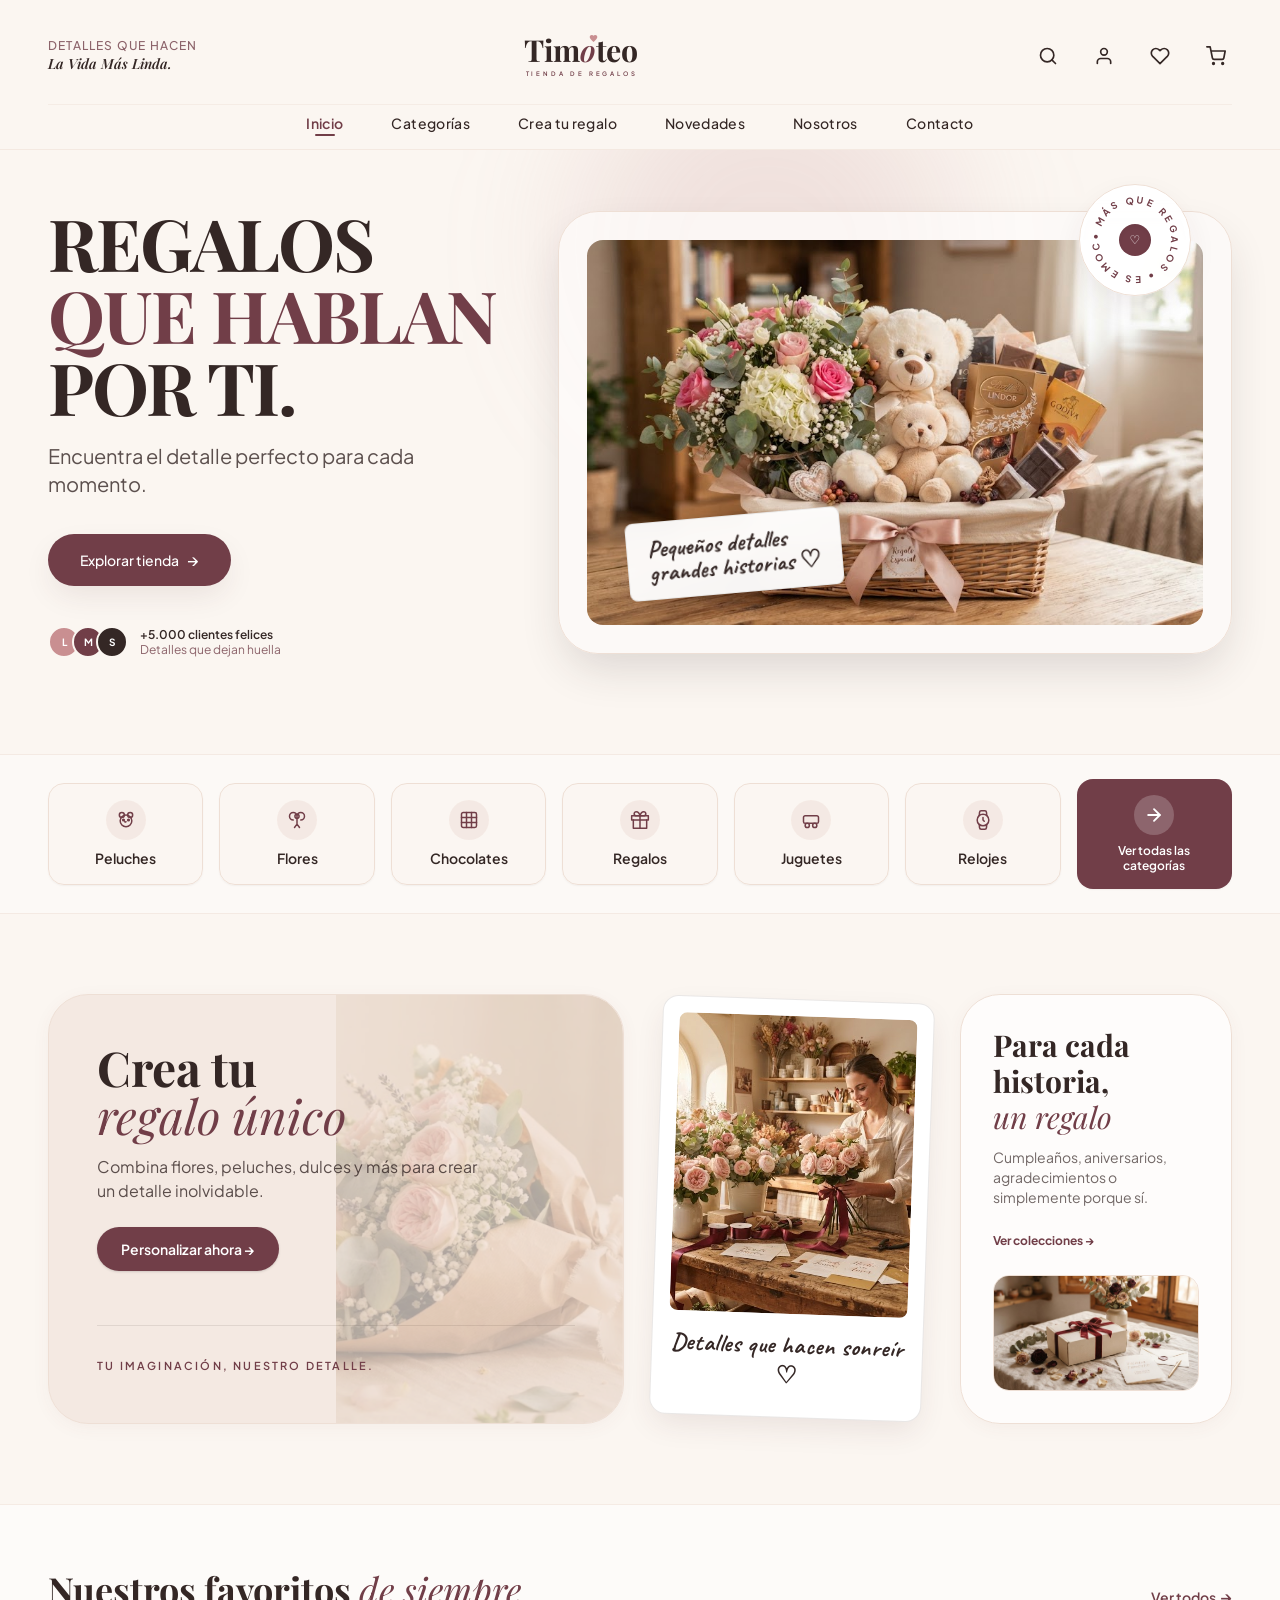
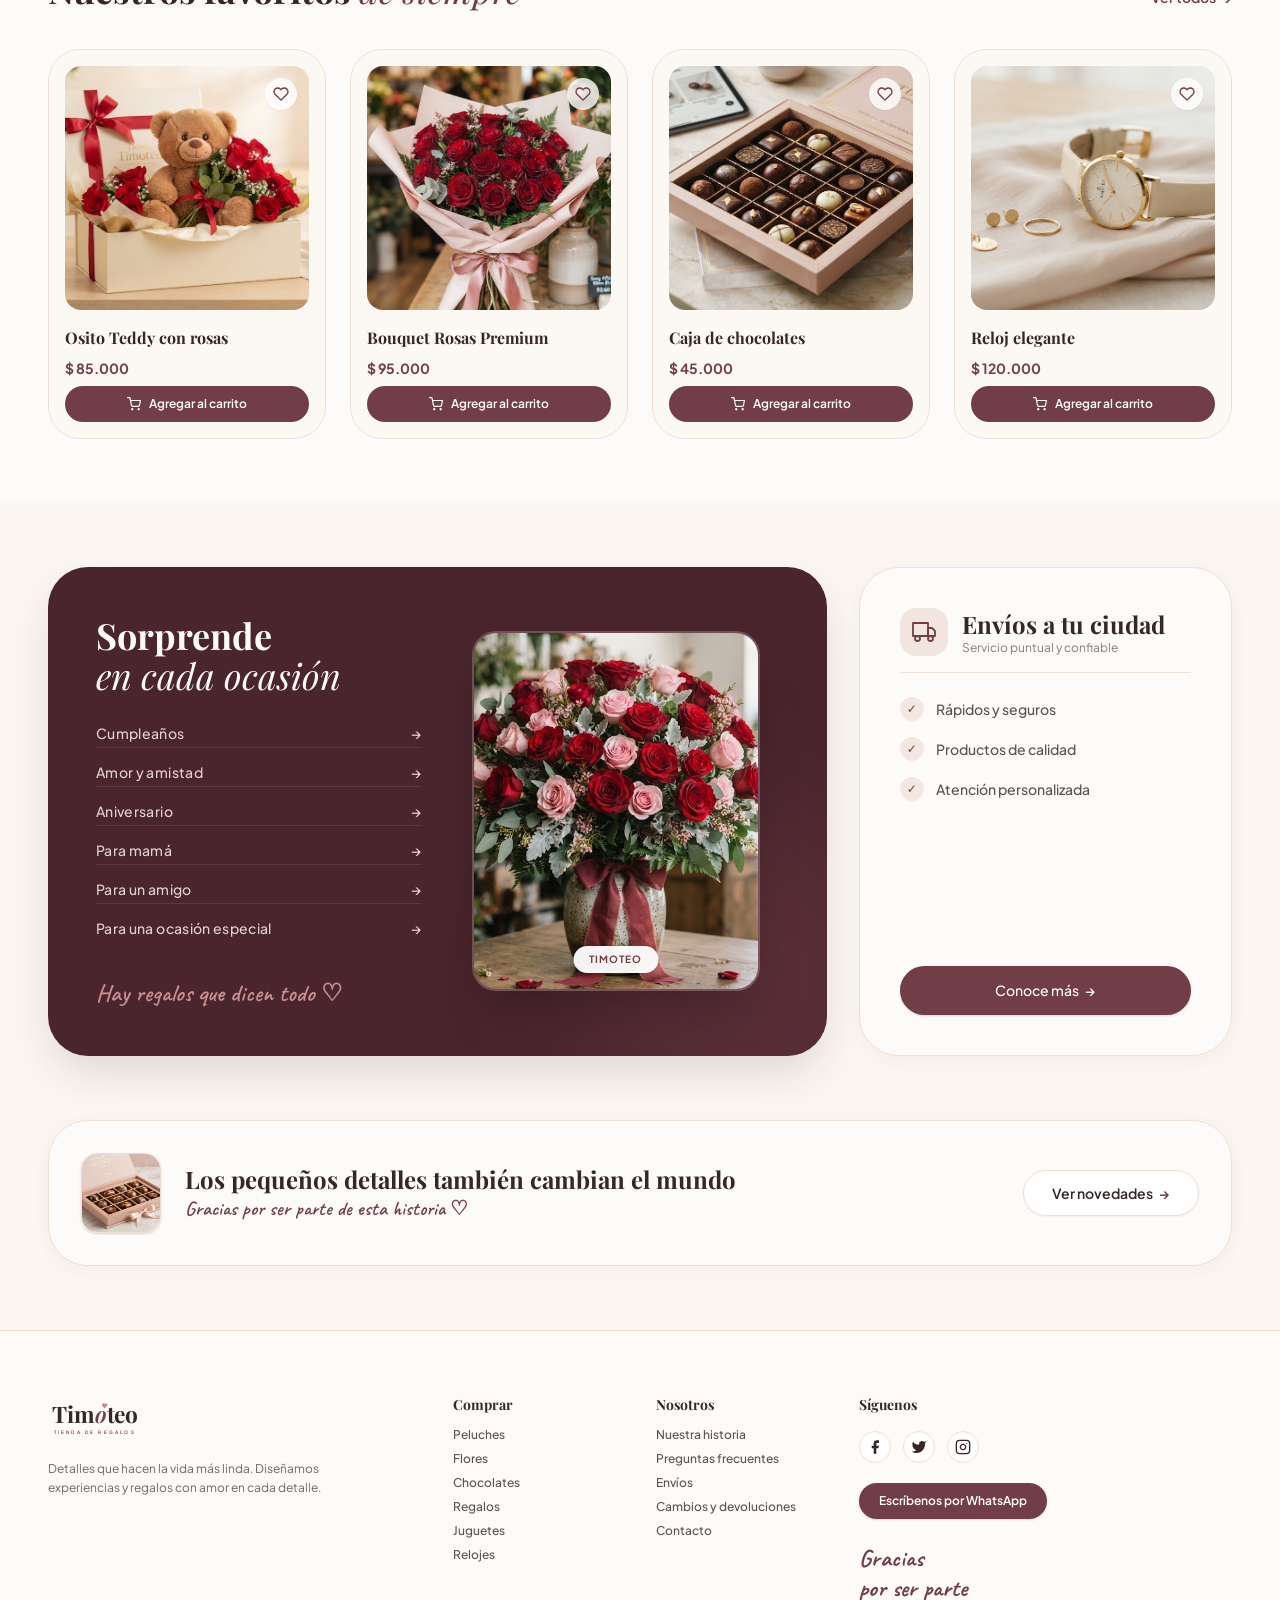
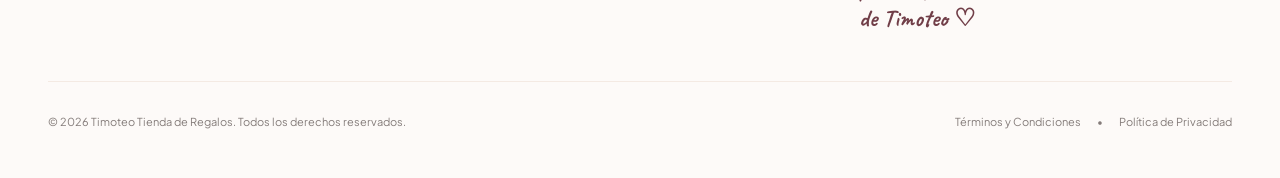
<file: index.html>
<!DOCTYPE html>
<html lang="es">
<head>
  <meta charset="UTF-8">
  <meta name="viewport" content="width=device-width, initial-scale=1, viewport-fit=cover">
  <title>Timoteo | Tienda de Regalos - Detalles que hacen la vida más linda</title>
  <meta name="description" content="Regalos que hablan por ti: peluches, flores, chocolates, relojes y detalles personalizados. Envíos a toda la ciudad. Detalles que hacen la vida más linda.">
  <meta name="theme-color" content="#FBF6F1">
  <meta property="og:type" content="website">
  <meta property="og:site_name" content="Tienda Timoteo">
  <meta property="og:title" content="Timoteo | Regalos que hablan por ti">
  <meta property="og:description" content="Peluches, flores, chocolates, relojes y regalos personalizados. Detalles que hacen la vida más linda.">
  <meta property="og:image" content="assets/images/editorial/hero-canasta.jpg">
  <link rel="icon" type="image/svg+xml" href="assets/icons/favicon.svg">

  <link rel="preconnect" href="https://fonts.googleapis.com">
  <link rel="preconnect" href="https://fonts.gstatic.com" crossorigin>
  <link href="https://fonts.googleapis.com/css2?family=Caveat:wght@400;600;700&family=Playfair+Display:ital,wght@0,400;0,500;0,600;0,700;0,800;1,400;1,600&family=Plus+Jakarta+Sans:wght@300;400;500;600;700&display=swap" rel="stylesheet">
  <link rel="stylesheet" href="https://cdn.jsdelivr.net/npm/bootstrap@5.3.3/dist/css/bootstrap.min.css">
  <link rel="stylesheet" href="https://cdn.jsdelivr.net/npm/bootstrap-icons@1.11.3/font/bootstrap-icons.min.css">

  <link rel="stylesheet" href="css/variables.css">
  <link rel="stylesheet" href="css/reset.css">
  <link rel="stylesheet" href="css/base.css">
  <link rel="stylesheet" href="css/layout.css">
  <link rel="stylesheet" href="css/components.css">
  <link rel="stylesheet" href="css/pages.css">
  <link rel="stylesheet" href="css/animations.css">
  <link rel="stylesheet" href="css/responsive.css">
</head>
<body data-page="home" data-chrome="boutique" data-nav="home">
  <a class="skip-link" href="#main-content">Saltar al contenido</a>
  <header id="site-header"></header>

  <main id="main-content">

    <!-- ===================================================== ESCRITORIO / TABLET -->
    <div class="home-desktop">

      <!-- HERO -->
      <section class="hero" data-purpose="hero-banner">
        <div class="hero__orb" aria-hidden="true"></div>
        <div class="container-brand">
          <div class="hero__grid">
            <div class="hero__copy">
              <div class="hero__headline">
                <h1 class="hero__title">REGALOS <br><span>QUE HABLAN</span> <br>POR TI.</h1>
                <p class="hero__lead">Encuentra el detalle perfecto para cada momento.</p>
              </div>
              <div class="hero__cta"><a class="btn-primary-pill" href="catalogo.html"><span>Explorar tienda</span><span class="btn-primary-pill__arrow">→</span></a></div>
              <div class="hero__proof">
                <div class="hero__avatars" aria-hidden="true">
                  <span class="hero__avatar hero__avatar--1">L</span>
                  <span class="hero__avatar hero__avatar--2">M</span>
                  <span class="hero__avatar hero__avatar--3">S</span>
                </div>
                <div class="hero__proof-text">
                  <p>+5.000 clientes felices</p>
                  <p>Detalles que dejan huella</p>
                </div>
              </div>
            </div>

            <div class="hero__visual">
              <div class="hero__card">
                <div class="stamp" aria-hidden="true">
                  <svg class="stamp__ring animate-spin-slow" viewBox="0 0 100 100">
                    <path id="sealPathHome" d="M 50,50 m -37,0 a 37,37 0 1,1 74,0 a 37,37 0 1,1 -74,0" fill="none"/>
                    <text font-family="Plus Jakarta Sans, sans-serif" font-size="9.5" font-weight="700" letter-spacing="2.8" fill="#713E48"><textPath href="#sealPathHome" startOffset="0%">• MÁS QUE REGALOS • ES EMOCIÓN</textPath></text>
                  </svg>
                  <span class="stamp__heart">♡</span>
                </div>
                <div class="hero__media">
                  <img src="assets/images/editorial/hero-canasta.jpg" alt="Composición editorial de regalos con oso de peluche, rosas y chocolates">
                  <div class="note-card">
                    <p class="font-script">Pequeños detalles<br>grandes historias ♡</p>
                  </div>
                </div>
              </div>
            </div>
          </div>
        </div>
      </section>

      <!-- CATEGORÍAS -->
      <section class="cats" data-purpose="category-pills" aria-label="Categorías">
        <div class="container-brand">
          <div class="cats__grid" id="home-categories-bar"></div>
        </div>
      </section>

      <!-- CREA TU REGALO / POLAROID / PARA CADA HISTORIA -->
      <section class="trio" data-purpose="editorial-interactive-promo">
        <div class="container-brand">
          <div class="trio__grid">
            <div class="trio__card trio__card--craft">
              <div class="trio__craft-copy">
                <h2>Crea tu <br><span>regalo único</span></h2>
                <p>Combina flores, peluches, dulces y más para crear un detalle inolvidable.</p>
                <div><a class="btn-craft" href="personalizar.html">Personalizar ahora →</a></div>
              </div>
              <div class="trio__tagline"><p>TU IMAGINACIÓN, NUESTRO DETALLE.</p></div>
              <div class="trio__craft-img" aria-hidden="true"><img src="assets/images/editorial/bouquet-crea-1.jpg" alt=""></div>
            </div>

            <div class="trio__polaroid-wrap">
              <div class="polaroid">
                <div class="polaroid__img"><img src="assets/images/editorial/taller-florista.jpg" alt="Taller Timoteo"></div>
                <p class="font-script">Detalles que hacen sonreír ♡</p>
              </div>
            </div>

            <div class="trio__card trio__card--story">
              <div class="trio__story-copy">
                <h3>Para cada historia, <br><span>un regalo</span></h3>
                <p>Cumpleaños, aniversarios, agradecimientos o simplemente porque sí.</p>
                <div><a class="link-strong" href="catalogo.html">Ver colecciones →</a></div>
              </div>
              <div class="trio__story-img"><img src="assets/images/catalog/caja-lazo.jpg" alt="Caja con lazo"></div>
            </div>
          </div>
        </div>
      </section>

      <!-- NUESTROS FAVORITOS -->
      <section class="featured" data-purpose="bestseller-grid">
        <div class="container-brand">
          <div class="featured__head">
            <h2>Nuestros favoritos <span>de siempre</span></h2>
            <a class="link-strong link-strong--sm" href="catalogo.html"><span>Ver todos</span><span class="link-strong__arrow">→</span></a>
          </div>
          <ul class="featured__grid" id="home-favorites-desktop" role="list"></ul>
        </div>
      </section>

      <!-- SORPRENDE EN CADA OCASIÓN + ENVÍOS -->
      <section class="occasions" data-purpose="special-occasions-banner">
        <div class="container-brand">
          <div class="occasions__grid">
            <div class="occasions__dark">
              <div class="occasions__list-col">
                <h2>Sorprende <br><span>en cada ocasión</span></h2>
                <ul class="occasions__list" id="home-occasions-desktop" role="list"></ul>
                <p class="occasions__script font-script">Hay regalos que dicen todo ♡</p>
              </div>
              <div class="occasions__photo-col">
                <div class="occasions__photo">
                  <img src="assets/images/catalog/bouquet-jarron.jpg" alt="Ramo de rosas premium con etiqueta Timoteo">
                  <span class="occasions__tag">Timoteo</span>
                </div>
              </div>
              <div class="occasions__glow" aria-hidden="true"></div>
            </div>

            <div class="shipping">
              <div class="shipping__top">
                <div class="shipping__head">
                  <span class="shipping__icon">
                    <svg viewBox="0 0 24 24" fill="none" stroke="currentColor" stroke-width="1.8" stroke-linecap="round" stroke-linejoin="round" aria-hidden="true"><rect height="13" width="15" x="1" y="3"/><polygon points="16 8 20 8 23 11 23 16 16 16 16 8"/><circle cx="5.5" cy="18.5" r="2.5"/><circle cx="18.5" cy="18.5" r="2.5"/></svg>
                  </span>
                  <div>
                    <h3>Envíos a tu ciudad</h3>
                    <p>Servicio puntual y confiable</p>
                  </div>
                </div>
                <ul class="shipping__list">
                  <li><span>✓</span>Rápidos y seguros</li>
                  <li><span>✓</span>Productos de calidad</li>
                  <li><span>✓</span>Atención personalizada</li>
                </ul>
              </div>
              <div class="shipping__cta"><a class="btn-primary-pill btn-primary-pill--block" href="contacto.html"><span>Conoce más</span><span class="btn-primary-pill__arrow btn-primary-pill__arrow--sm">→</span></a></div>
            </div>
          </div>
        </div>
      </section>

      <!-- BANNER FINAL -->
      <section class="callout" data-purpose="closing-banner">
        <div class="container-brand">
          <div class="callout__card">
            <div class="callout__left">
              <div class="callout__thumb"><img src="assets/images/catalog/bombones-rosa.jpg" alt="Detalles dulces y flores"></div>
              <div>
                <h3>Los pequeños detalles también cambian el mundo</h3>
                <p class="font-script">Gracias por ser parte de esta historia ♡</p>
              </div>
            </div>
            <div class="callout__cta"><a class="btn-white-pill" href="novedades.html"><span>Ver novedades</span><span class="btn-white-pill__arrow">→</span></a></div>
          </div>
        </div>
      </section>
    </div>

    <!-- ============================================================= MÓVIL -->
    <div class="home-mobile">
      <div class="hm-wrap">

        <section class="mh-hero" data-purpose="hero">
          <div class="mh-hero__copy">
            <h1>Regalos que hablan por ti.</h1>
            <p>Encuentra el detalle perfecto para cada momento.</p>
            <div><a class="mh-cta" href="catalogo.html">Explorar tienda
              <svg viewBox="0 0 24 24" fill="none" stroke="currentColor" stroke-width="2.5" aria-hidden="true"><path d="M13.5 4.5L21 12m0 0l-7.5 7.5M21 12H3" stroke-linecap="round" stroke-linejoin="round"/></svg></a></div>
          </div>
          <div class="mh-hero__visual">
            <div class="mh-stamp" aria-hidden="true">
              <svg viewBox="0 0 24 24" fill="currentColor"><path d="M12 21.35l-1.45-1.32C5.4 15.36 2 12.28 2 8.5 2 5.42 4.42 3 7.5 3c1.74 0 3.41.81 4.5 2.09C13.09 3.81 14.76 3 16.5 3 19.58 3 22 5.42 22 8.5c0 3.78-3.4 6.86-8.55 11.54L12 21.35z"/></svg>
              <span>Más que regalos</span><span>Es emoción</span>
            </div>
            <div class="mh-hero__img"><img src="assets/images/editorial/hero-canasta.jpg" alt="Detalles de regalo con peluches, flores y chocolates"></div>
            <div class="mh-hero__note"><p class="font-script">Pequeños detalles ♥ grandes historias</p></div>
          </div>
        </section>

        <section class="mh-cats" data-purpose="categories" aria-label="Categorías">
          <div class="mh-cats__grid" id="home-categories-mobile"></div>
        </section>

        <section class="mh-craft" data-purpose="custom-builder-banner">
          <div class="mh-craft__deco" aria-hidden="true" style="background-image:url('assets/images/editorial/bouquet-crea-1.jpg')"></div>
          <div class="mh-craft__copy">
            <h2>Crea tu <br><span>regalo único</span></h2>
            <p>Combina flores, peluches, dulces y más para crear un detalle inolvidable.</p>
            <div><a class="mh-cta mh-cta--sm" href="personalizar.html">Personalizar ahora →</a></div>
          </div>
        </section>

        <section class="mh-fav" data-purpose="featured-products">
          <div class="mh-fav__head">
            <h2>Nuestros favoritos</h2>
            <a href="catalogo.html">Ver todos <span>→</span></a>
          </div>
          <ul class="mh-fav__grid" id="home-favorites-mobile" role="list"></ul>
        </section>

        <section class="mh-story" data-purpose="story-card">
          <div>
            <h2>Para cada historia, <br><span>un regalo</span></h2>
            <a class="mh-story__cta" href="catalogo.html">Ver colecciones →</a>
          </div>
          <div class="mh-story__thumb"><img src="assets/images/catalog/caja-regalo-azul.jpg" alt="Caja de regalo con lazo elegante"></div>
        </section>

        <section class="mh-occ" data-purpose="occasions-menu">
          <h2>Sorprende <br><span>en cada ocasión</span></h2>
          <nav class="mh-occ__nav" id="home-occasions-mobile" aria-label="Ocasiones"></nav>
          <div class="mh-occ__foot">
            <p class="font-script">Detalles <br> que importan ♥</p>
            <div class="mh-occ__thumb"><img src="assets/images/catalog/osito-sueter-nota.jpg" alt="Detalle especial de peluche"></div>
          </div>
        </section>

        <section class="mh-ship" data-purpose="shipping-info">
          <div class="mh-ship__head">
            <div class="mh-ship__icon"><svg viewBox="0 0 24 24" fill="none" stroke="currentColor" stroke-width="1.8" aria-hidden="true"><path d="M8.25 18.75a1.5 1.5 0 01-3 0m3 0a1.5 1.5 0 00-3 0m3 0h6m-9 0H3.375A1.125 1.125 0 012.25 17.625V6.375c0-.621.504-1.125 1.125-1.125h11.25c.621 0 1.125.504 1.125 1.125v1.875m-13.5 10.5h1.5m12 0a1.5 1.5 0 01-3 0m3 0a1.5 1.5 0 00-3 0m3 0h3.375A1.125 1.125 0 0021 17.625v-4.125c0-.3-.12-.588-.33-.8l-3.045-3.045A1.125 1.125 0 0018.83 9H16.5" stroke-linecap="round" stroke-linejoin="round"/></svg></div>
            <h2>Envíos a tu ciudad</h2>
          </div>
          <ul class="mh-ship__list">
            <li><span><svg viewBox="0 0 24 24" fill="none" stroke="currentColor" stroke-width="2" aria-hidden="true"><circle cx="12" cy="12" r="9"/><path d="M12 7v5l3 3" stroke-linecap="round"/></svg></span>Rápidos y seguros</li>
            <li><span><svg viewBox="0 0 24 24" fill="none" stroke="currentColor" stroke-width="2" aria-hidden="true"><path d="M9 12.75L11.25 15 15 9.75M21 12c0 4.97-4.03 9-9 9s-9-4.03-9-9 4.03-9 9-9 9 4.03 9 9z" stroke-linecap="round" stroke-linejoin="round"/></svg></span>Productos de calidad</li>
            <li><span><svg viewBox="0 0 24 24" fill="none" stroke="currentColor" stroke-width="2" aria-hidden="true"><path d="M21 8.25c0-2.485-2.099-4.5-4.688-4.5-1.935 0-3.597 1.126-4.312 2.733-.715-1.607-2.377-2.733-4.313-2.733C5.1 3.75 3 5.765 3 8.25c0 7.22 9 12 9 12s9-4.78 9-12z" stroke-linecap="round" stroke-linejoin="round"/></svg></span>Atención personalizada</li>
          </ul>
        </section>

      </div>
    </div>

  </main>

  <footer id="site-footer" class="site-footer"></footer>
  <div id="bottom-nav"></div>

  <script src="https://cdn.jsdelivr.net/npm/bootstrap@5.3.3/dist/js/bootstrap.bundle.min.js"></script>
  <script src="js/utils.js"></script>
  <script src="js/components/icons.js"></script>
  <script src="js/data/products.js"></script>
  <script src="js/data/categories.js"></script>
  <script src="js/services/productService.js"></script>
  <script src="js/services/categoryService.js"></script>
  <script src="js/services/cartService.js"></script>
  <script src="js/services/favoritesService.js"></script>
  <script src="js/components/productCard.js"></script>
  <script src="js/components/categoryCard.js"></script>
  <script src="js/components/toast.js"></script>
  <script src="js/components/cartBadge.js"></script>
  <script src="js/components/navbar.js"></script>
  <script src="js/components/mobileNavigation.js"></script>
  <script src="js/components/footer.js"></script>
  <script src="js/app.js"></script>
  <script src="js/pages/home.js"></script>
</body>
</html>
</file>
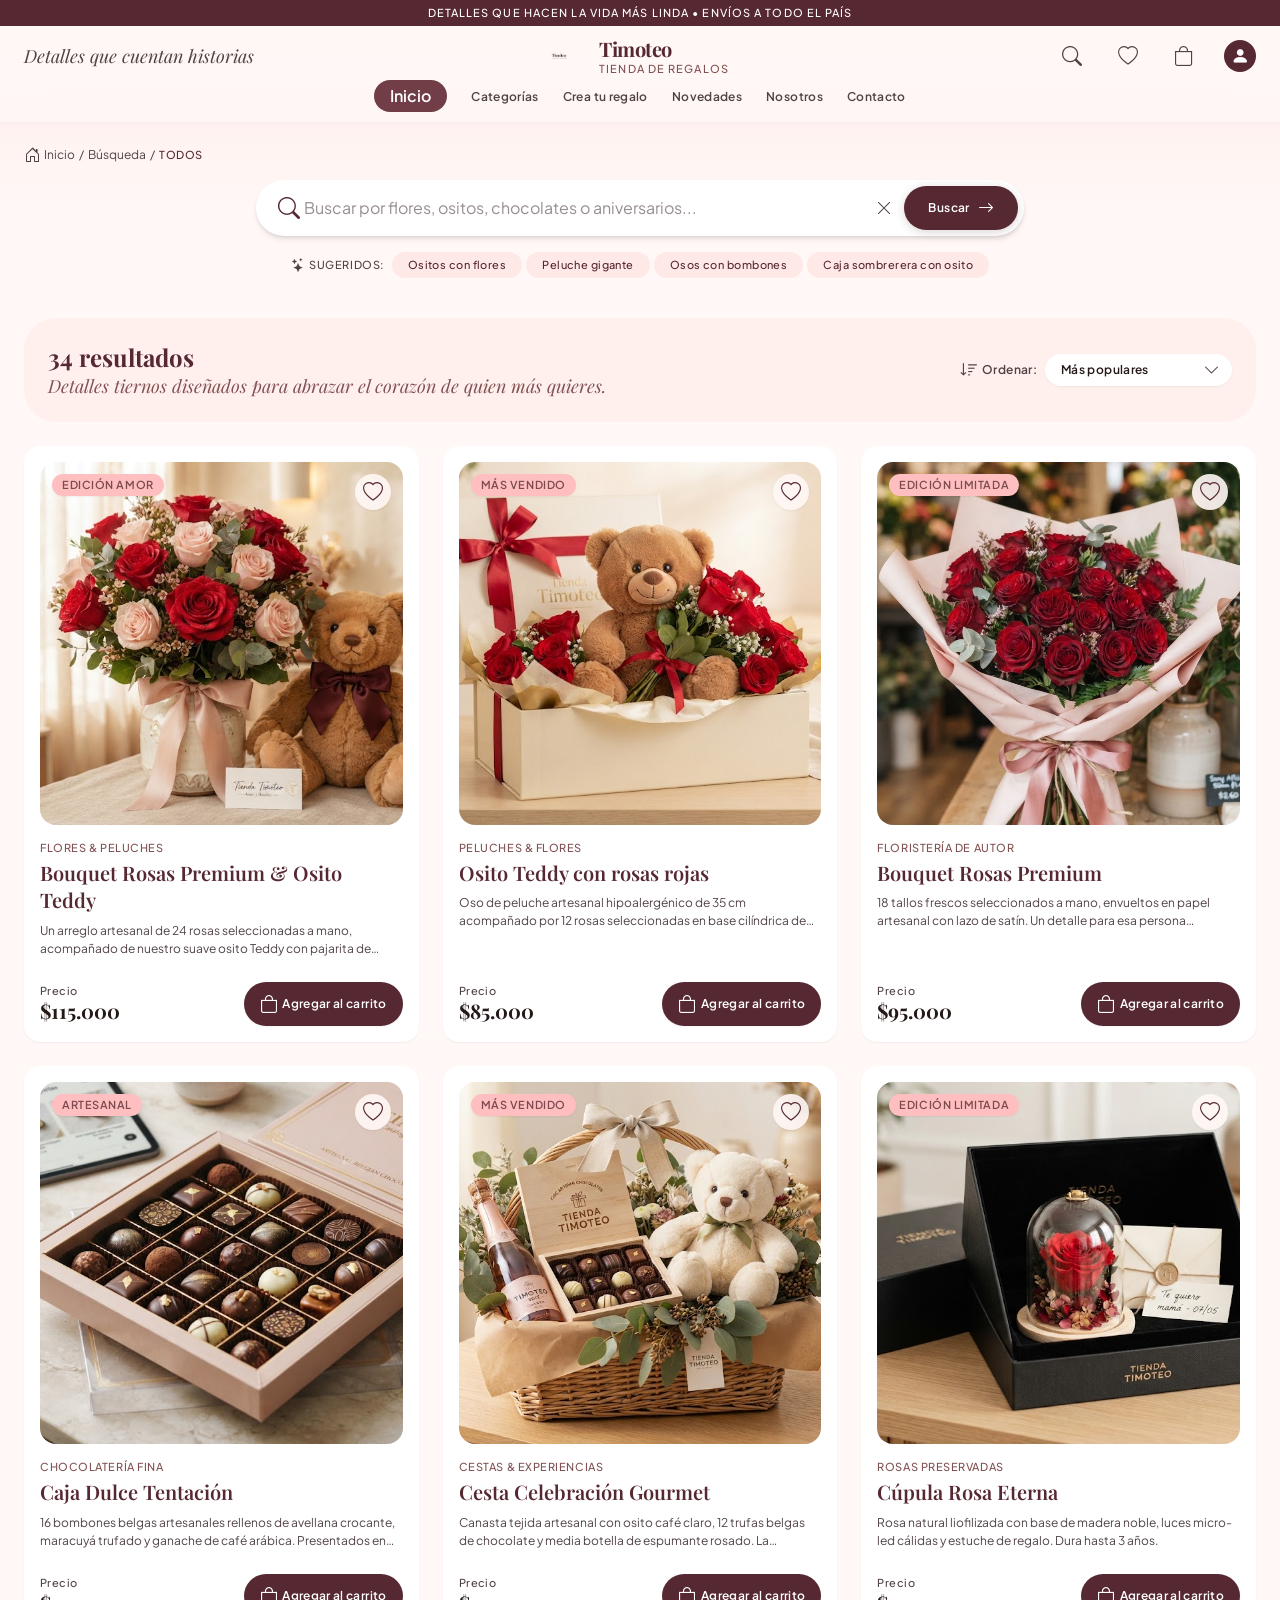
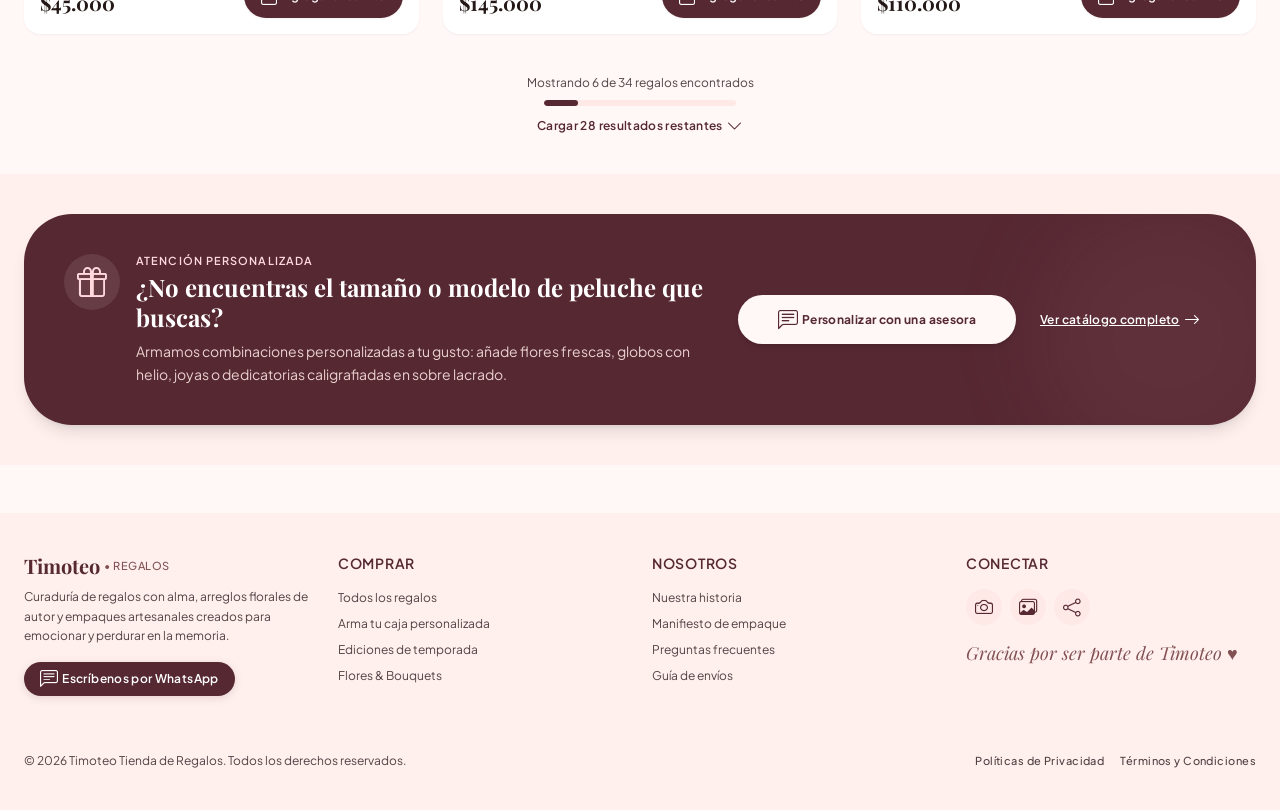
<file: busqueda.html>
<!DOCTYPE html>
<html lang="es">
<head>
  <meta charset="UTF-8">
  <meta name="viewport" content="width=device-width, initial-scale=1, viewport-fit=cover">
  <title>Resultados de búsqueda | Timoteo</title>
  <meta name="description" content="Busca peluches, flores, chocolates, relojes y regalos personalizados en Timoteo.">
  <meta name="theme-color" content="#FFF8F6">
  <link rel="icon" type="image/svg+xml" href="assets/icons/favicon.svg">

  <link rel="preconnect" href="https://fonts.googleapis.com">
  <link rel="preconnect" href="https://fonts.gstatic.com" crossorigin>
  <link href="https://fonts.googleapis.com/css2?family=Caveat:wght@400;600;700&family=Playfair+Display:ital,wght@0,400;0,500;0,600;0,700;0,800;1,400;1,600&family=Plus+Jakarta+Sans:wght@300;400;500;600;700&display=swap" rel="stylesheet">
  <link rel="stylesheet" href="https://cdn.jsdelivr.net/npm/bootstrap@5.3.3/dist/css/bootstrap.min.css">
  <link rel="stylesheet" href="https://cdn.jsdelivr.net/npm/bootstrap-icons@1.11.3/font/bootstrap-icons.min.css">

  <link rel="stylesheet" href="css/variables.css">
  <link rel="stylesheet" href="css/reset.css">
  <link rel="stylesheet" href="css/base.css">
  <link rel="stylesheet" href="css/layout.css">
  <link rel="stylesheet" href="css/components.css">
  <link rel="stylesheet" href="css/pages-atelier.css">
  <link rel="stylesheet" href="css/animations.css">
  <link rel="stylesheet" href="css/responsive.css">
</head>
<body data-page="busqueda" data-chrome="atelier" data-nav="home">
  <a class="skip-link" href="#main-content">Saltar al contenido</a>
  <header id="site-header"></header>

  <main id="main-content" class="sr-page">

    <section class="sr-top">
      <div class="container-atelier">
        <nav class="sr-crumb" aria-label="Ruta de exploración">
          <a href="index.html"><i class="bi bi-house-door"></i><span>Inicio</span></a><span>/</span><a href="busqueda.html">Búsqueda</a><span>/</span><b id="sr-crumb-q">Todos</b>
        </nav>
        <div class="sr-search">
          <form class="sr-search__bar" id="sr-form" role="search" action="busqueda.html" method="get">
            <span class="sr-search__icon"><i class="bi bi-search"></i></span>
            <label class="visually-hidden" for="searchInput">Buscar en Timoteo</label>
            <input id="searchInput" name="q" type="search" autocomplete="off" placeholder="Buscar por flores, ositos, chocolates o aniversarios...">
            <button type="button" class="sr-search__clear" id="clearSearch" aria-label="Limpiar búsqueda"><i class="bi bi-x-lg"></i></button>
            <button type="submit" class="sr-search__go"><span>Buscar</span><i class="bi bi-arrow-right"></i></button>
          </form>
          <div class="sr-suggest" id="sr-suggest"></div>
        </div>
      </div>
    </section>

    <section class="sr-head">
      <div class="container-atelier">
        <div class="sr-head__card">
          <div>
            <h1 id="sr-title">8 resultados</h1>
            <p>Detalles tiernos diseñados para abrazar el corazón de quien más quieres.</p>
          </div>
          <div class="sr-sort">
            <label for="sortSelect"><i class="bi bi-sort-down"></i><span>Ordenar:</span></label>
            <div>
              <select id="sortSelect">
                <option value="popular">Más populares</option>
                <option value="price-asc">Menor a mayor precio</option>
                <option value="price-desc">Mayor a menor precio</option>
                <option value="newest">Novedades de autor</option>
              </select>
              <i class="bi bi-chevron-down"></i>
            </div>
          </div>
        </div>
      </div>
    </section>

    <section class="sr-results">
      <div class="container-atelier">
        <ul class="sr-grid" id="sr-grid" role="list"></ul>
        <div class="sr-empty" id="sr-empty" hidden>
          <span><i class="bi bi-search-heart"></i></span>
          <h2>No encontramos ese detalle… todavía</h2>
          <p>Prueba con otra palabra (por ejemplo “rosas”, “osito” o “chocolates”) o cuéntanos qué buscas y lo armamos para ti.</p>
        </div>
        <div class="sr-more" id="sr-more">
          <span id="sr-seen">Mostrando 6 de 8 regalos encontrados</span>
          <div class="sr-more__bar"><div id="sr-bar"></div></div>
          <button type="button" id="sr-load"><span>Cargar 2 resultados restantes</span><i class="bi bi-chevron-down"></i></button>
        </div>
      </div>
    </section>

    <section class="sr-cta">
      <div class="container-atelier">
        <div class="sr-cta__card">
          <div class="sr-cta__glow" aria-hidden="true"></div>
          <div class="sr-cta__grid">
            <div class="sr-cta__copy">
              <div class="sr-cta__icon"><i class="bi bi-gift"></i></div>
              <div>
                <span>Atención personalizada</span>
                <h3>¿No encuentras el tamaño o modelo de peluche que buscas?</h3>
                <p>Armamos combinaciones personalizadas a tu gusto: añade flores frescas, globos con helio, joyas o dedicatorias caligrafiadas en sobre lacrado.</p>
              </div>
            </div>
            <div class="sr-cta__btns">
              <a class="sr-cta__main" href="https://wa.me/573000000000" target="_blank" rel="noopener noreferrer"><i class="bi bi-chat-left-text"></i><span>Personalizar con una asesora</span></a>
              <a class="sr-cta__link" href="catalogo.html"><span>Ver catálogo completo</span><i class="bi bi-arrow-right"></i></a>
            </div>
          </div>
        </div>
      </div>
    </section>

  </main>

  <footer id="site-footer" class="site-footer"></footer>
  <div id="bottom-nav"></div>

  <script src="https://cdn.jsdelivr.net/npm/bootstrap@5.3.3/dist/js/bootstrap.bundle.min.js"></script>
  <script src="js/utils.js"></script>
  <script src="js/components/icons.js"></script>
  <script src="js/data/products.js"></script>
  <script src="js/data/categories.js"></script>
  <script src="js/services/productService.js"></script>
  <script src="js/services/categoryService.js"></script>
  <script src="js/services/cartService.js"></script>
  <script src="js/services/favoritesService.js"></script>
  <script src="js/components/productCard.js"></script>
  <script src="js/components/categoryCard.js"></script>
  <script src="js/components/toast.js"></script>
  <script src="js/components/cartBadge.js"></script>
  <script src="js/components/navbar.js"></script>
  <script src="js/components/mobileNavigation.js"></script>
  <script src="js/components/footer.js"></script>
  <script src="js/app.js"></script>
  <script src="js/pages/search.js"></script>
</body>
</html>
</file>
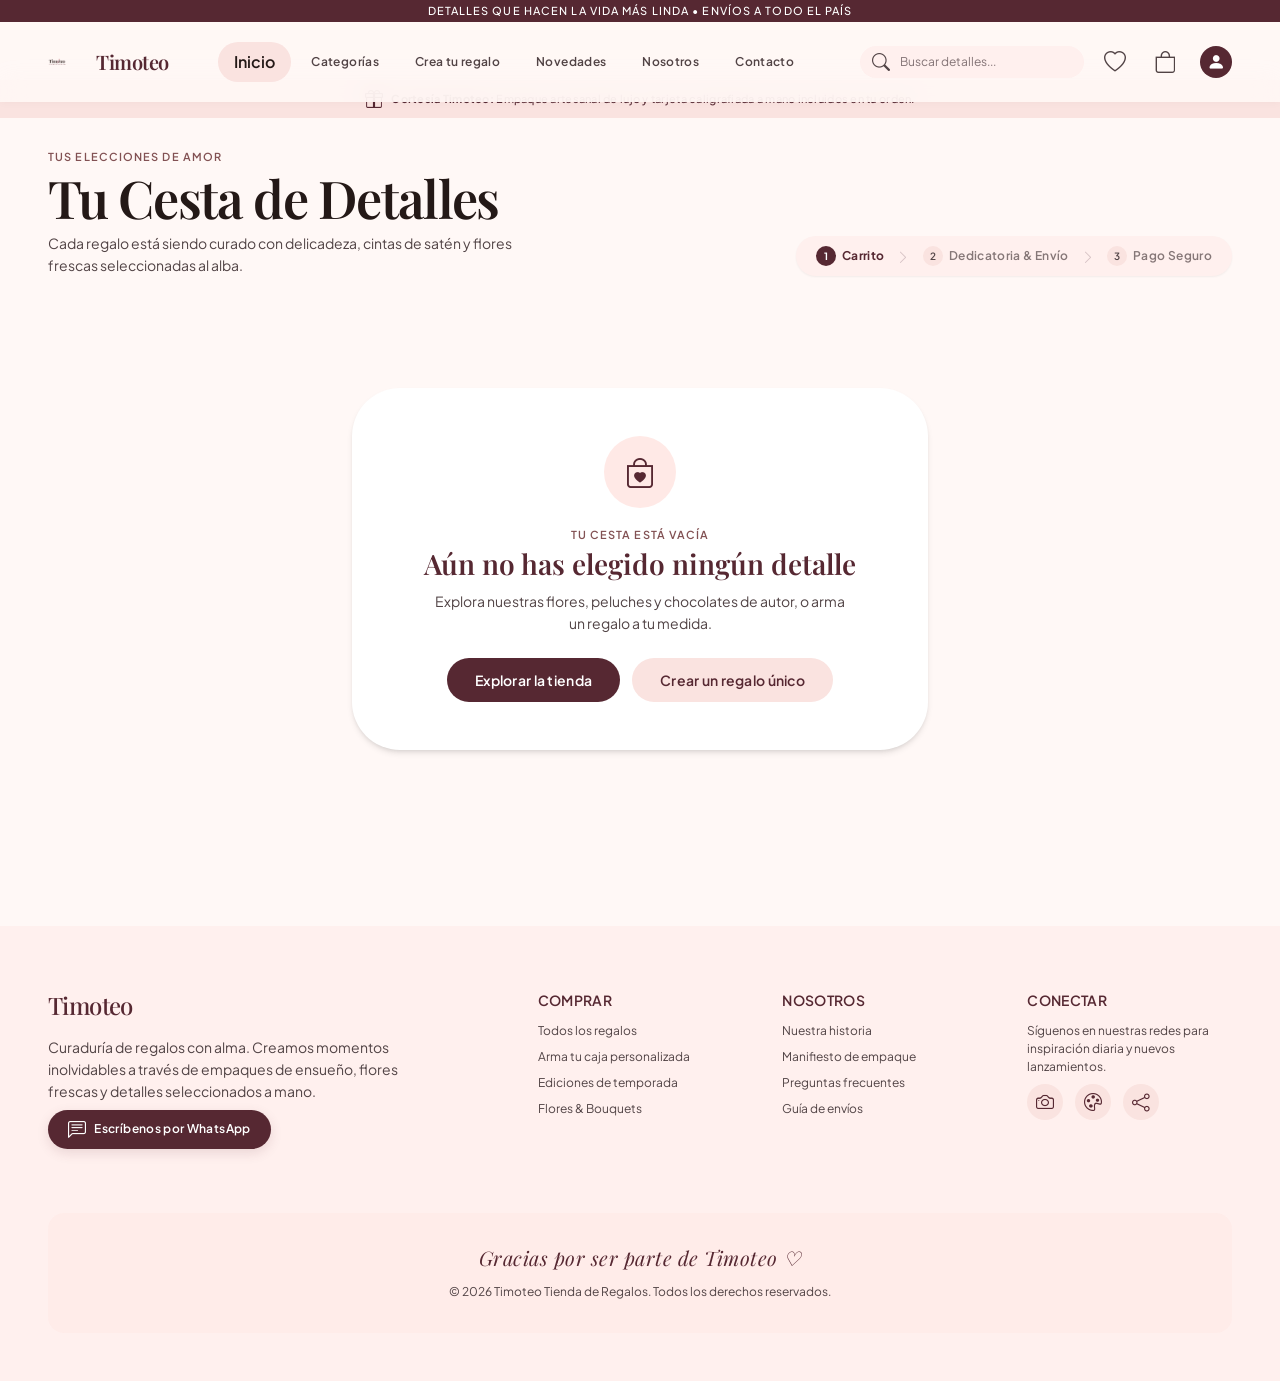
<file: carrito.html>
<!DOCTYPE html>
<html lang="es">
<head>
  <meta charset="UTF-8">
  <meta name="viewport" content="width=device-width, initial-scale=1, viewport-fit=cover">
  <title>Tu cesta de detalles | Timoteo</title>
  <meta name="description" content="Revisa tus regalos, programa la entrega y completa tu pedido en Timoteo.">
  <meta name="theme-color" content="#FFF8F6">
  <link rel="icon" type="image/svg+xml" href="assets/icons/favicon.svg">

  <link rel="preconnect" href="https://fonts.googleapis.com">
  <link rel="preconnect" href="https://fonts.gstatic.com" crossorigin>
  <link href="https://fonts.googleapis.com/css2?family=Caveat:wght@400;600;700&family=Playfair+Display:ital,wght@0,400;0,500;0,600;0,700;0,800;1,400;1,600&family=Plus+Jakarta+Sans:wght@300;400;500;600;700&display=swap" rel="stylesheet">
  <link rel="stylesheet" href="https://cdn.jsdelivr.net/npm/bootstrap@5.3.3/dist/css/bootstrap.min.css">
  <link rel="stylesheet" href="https://cdn.jsdelivr.net/npm/bootstrap-icons@1.11.3/font/bootstrap-icons.min.css">

  <link rel="stylesheet" href="css/variables.css">
  <link rel="stylesheet" href="css/reset.css">
  <link rel="stylesheet" href="css/base.css">
  <link rel="stylesheet" href="css/layout.css">
  <link rel="stylesheet" href="css/components.css">
  <link rel="stylesheet" href="css/pages-cart.css">
  <link rel="stylesheet" href="css/animations.css">
  <link rel="stylesheet" href="css/responsive.css">
</head>
<body data-page="carrito" data-chrome="appbar" data-nav="home">
  <a class="skip-link" href="#main-content">Saltar al contenido</a>
  <header id="site-header"></header>

  <main id="main-content" class="ca-page">

    <!-- ============================== ESCRITORIO / TABLET ============================== -->
    <div class="ca-d" id="ca-d">
      <section class="ca-notice">
        <div><i class="bi bi-gift"></i><p><strong>Cortesía Timoteo:</strong> Empaque artesanal de lujo y tarjeta caligrafiada a mano incluidos en tu orden.</p></div>
      </section>

      <section class="ca-head">
        <div class="ca-head__row">
          <div class="ca-head__copy">
            <span class="ca-eyebrow">Tus Elecciones de Amor</span>
            <h1>Tu Cesta de Detalles</h1>
            <p>Cada regalo está siendo curado con delicadeza, cintas de satén y flores frescas seleccionadas al alba.</p>
          </div>
          <ol class="ca-steps" aria-label="Progreso del pedido">
            <li class="is-current"><b>1</b><span>Carrito</span></li>
            <li class="ca-steps__sep" aria-hidden="true"><i class="bi bi-chevron-right"></i></li>
            <li><b>2</b><span>Dedicatoria &amp; Envío</span></li>
            <li class="ca-steps__sep" aria-hidden="true"><i class="bi bi-chevron-right"></i></li>
            <li><b>3</b><span>Pago Seguro</span></li>
          </ol>
        </div>
      </section>

      <section class="ca-main" id="ca-main">
        <div class="ca-grid">
          <div class="ca-left">
            <div class="ca-list">
              <div class="ca-list__head">
                <h2>Detalles Seleccionados (<span id="ca-count">0</span>)</h2>
                <button type="button" class="ca-clear" data-cart-clear><i class="bi bi-trash3"></i><span>Limpiar cesta</span></button>
              </div>
              <div class="ca-items" id="ca-items"></div>
            </div>

            <div class="ca-deliv" id="entrega"></div>

            <div class="ca-addons">
              <div class="ca-addons__head">
                <div>
                  <span class="ca-eyebrow ca-eyebrow--wide">Detalles de último minuto</span>
                  <h3>Añade un Toque Final Inolvidable</h3>
                </div>
                <span class="ca-addons__note">Pequeños complementos ♡</span>
              </div>
              <div class="ca-addons__grid" id="ca-addons"></div>
            </div>

            <div class="ca-manifesto">
              <div class="ca-manifesto__pol">
                <img src="assets/images/editorial/lazo-cinta.jpg" alt="Manos anudando una cinta de satén sobre un regalo" loading="lazy">
                <p>Atelier Timoteo</p>
              </div>
              <div>
                <span>“Preparamos cada detalle como si fuera para nosotros mismos ♡”</span>
                <p>Cada lazo se anuda a mano minutos antes de salir de nuestra tienda, conservando la vitalidad de las flores y la frescura de los bombones.</p>
              </div>
            </div>
          </div>

          <aside class="ca-right">
            <div class="ca-sum" id="ca-sum"></div>
            <div class="ca-help">
              <div>
                <i class="bi bi-chat-left"></i>
                <div>
                  <h4>¿Deseas personalizar tu pedido?</h4>
                  <p>Escríbenos directamente para solicitudes especiales.</p>
                </div>
              </div>
              <a href="https://wa.me/573000000000" target="_blank" rel="noopener noreferrer">Chat</a>
            </div>
          </aside>
        </div>
      </section>

      <section class="ca-empty" id="ca-empty" hidden>
        <div class="ca-empty__card">
          <span class="ca-empty__ico"><i class="bi bi-bag-heart"></i></span>
          <span class="ca-eyebrow">Tu cesta está vacía</span>
          <h2>Aún no has elegido ningún detalle</h2>
          <p>Explora nuestras flores, peluches y chocolates de autor, o arma un regalo a tu medida.</p>
          <div>
            <a class="ca-empty__main" href="catalogo.html">Explorar la tienda</a>
            <a class="ca-empty__alt" href="personalizar.html">Crear un regalo único</a>
          </div>
        </div>
      </section>
    </div>

    <!-- ================================== MÓVIL ================================== -->
    <div class="cam" id="cam">
      <div class="cam__wrap">
        <div class="cam__head">
          <div class="cam__head-row">
            <span class="cam__pill"><i class="bi bi-bag"></i><span id="cam-count">0 detalles listos</span></span>
            <span class="cam__brand">Timoteo Atelier</span>
          </div>
          <h1>Tu Cesta de Detalles</h1>
          <p>Cada presente es cuidadosamente armado, perfumado y presentado con amor artesanal.</p>
          <div class="cam__steps" aria-label="Progreso del pedido">
            <div class="is-current"><b>1</b><span>Cesta</span></div>
            <i></i>
            <div><b>2</b><span>Entrega</span></div>
            <i></i>
            <div><b>3</b><span>Pago</span></div>
          </div>
        </div>

        <div id="cam-body">
          <div class="cam__notice">
            <span><i class="bi bi-gift"></i></span>
            <div>
              <b>Empaque de Lujo Timoteo Incluido</b>
              <small>Caja rígida crema, cinta de seda burdeos y sello en lacre sin costo.</small>
            </div>
          </div>
          <div class="cam__items" id="cam-items"></div>
          <div class="cam__deliv" id="cam-deliv"></div>
          <div class="cam__addons">
            <div class="cam__addons-head"><h2>Un Detalle Extra</h2><span>Completa tu regalo</span></div>
            <div class="cam__rail" id="cam-addons"></div>
          </div>
          <div class="cam__sum" id="cam-sum"></div>
          <div class="cam__trust">
            <div><span><i class="bi bi-award"></i></span><div><b>Frescura 100%</b><small>Garantía floral 5 días</small></div></div>
            <div><span><i class="bi bi-chat-left-text"></i></span><div><b>WhatsApp VIP</b><small>Fotos antes de enviar</small></div></div>
          </div>
          <div class="cam__cta" id="cam-cta"></div>
          <div class="cam__back"><a href="catalogo.html"><i class="bi bi-arrow-left"></i>Seguir explorando la tienda</a></div>
        </div>

        <div class="cam__empty" id="cam-empty" hidden>
          <span><i class="bi bi-bag-heart"></i></span>
          <h2>Tu cesta está vacía</h2>
          <p>Explora nuestras flores, peluches y chocolates de autor.</p>
          <a href="catalogo.html">Explorar la tienda</a>
        </div>
      </div>
    </div>

  </main>

  <footer id="site-footer" class="site-footer"></footer>
  <div id="bottom-nav"></div>

  <script src="https://cdn.jsdelivr.net/npm/bootstrap@5.3.3/dist/js/bootstrap.bundle.min.js"></script>
  <script src="js/utils.js"></script>
  <script src="js/components/icons.js"></script>
  <script src="js/data/products.js"></script>
  <script src="js/data/categories.js"></script>
  <script src="js/services/productService.js"></script>
  <script src="js/services/categoryService.js"></script>
  <script src="js/services/cartService.js"></script>
  <script src="js/services/favoritesService.js"></script>
  <script src="js/components/productCard.js"></script>
  <script src="js/components/categoryCard.js"></script>
  <script src="js/components/toast.js"></script>
  <script src="js/components/cartBadge.js"></script>
  <script src="js/components/navbar.js"></script>
  <script src="js/components/mobileNavigation.js"></script>
  <script src="js/components/footer.js"></script>
  <script src="js/app.js"></script>
  <script src="js/pages/cart.js"></script>
</body>
</html>
</file>
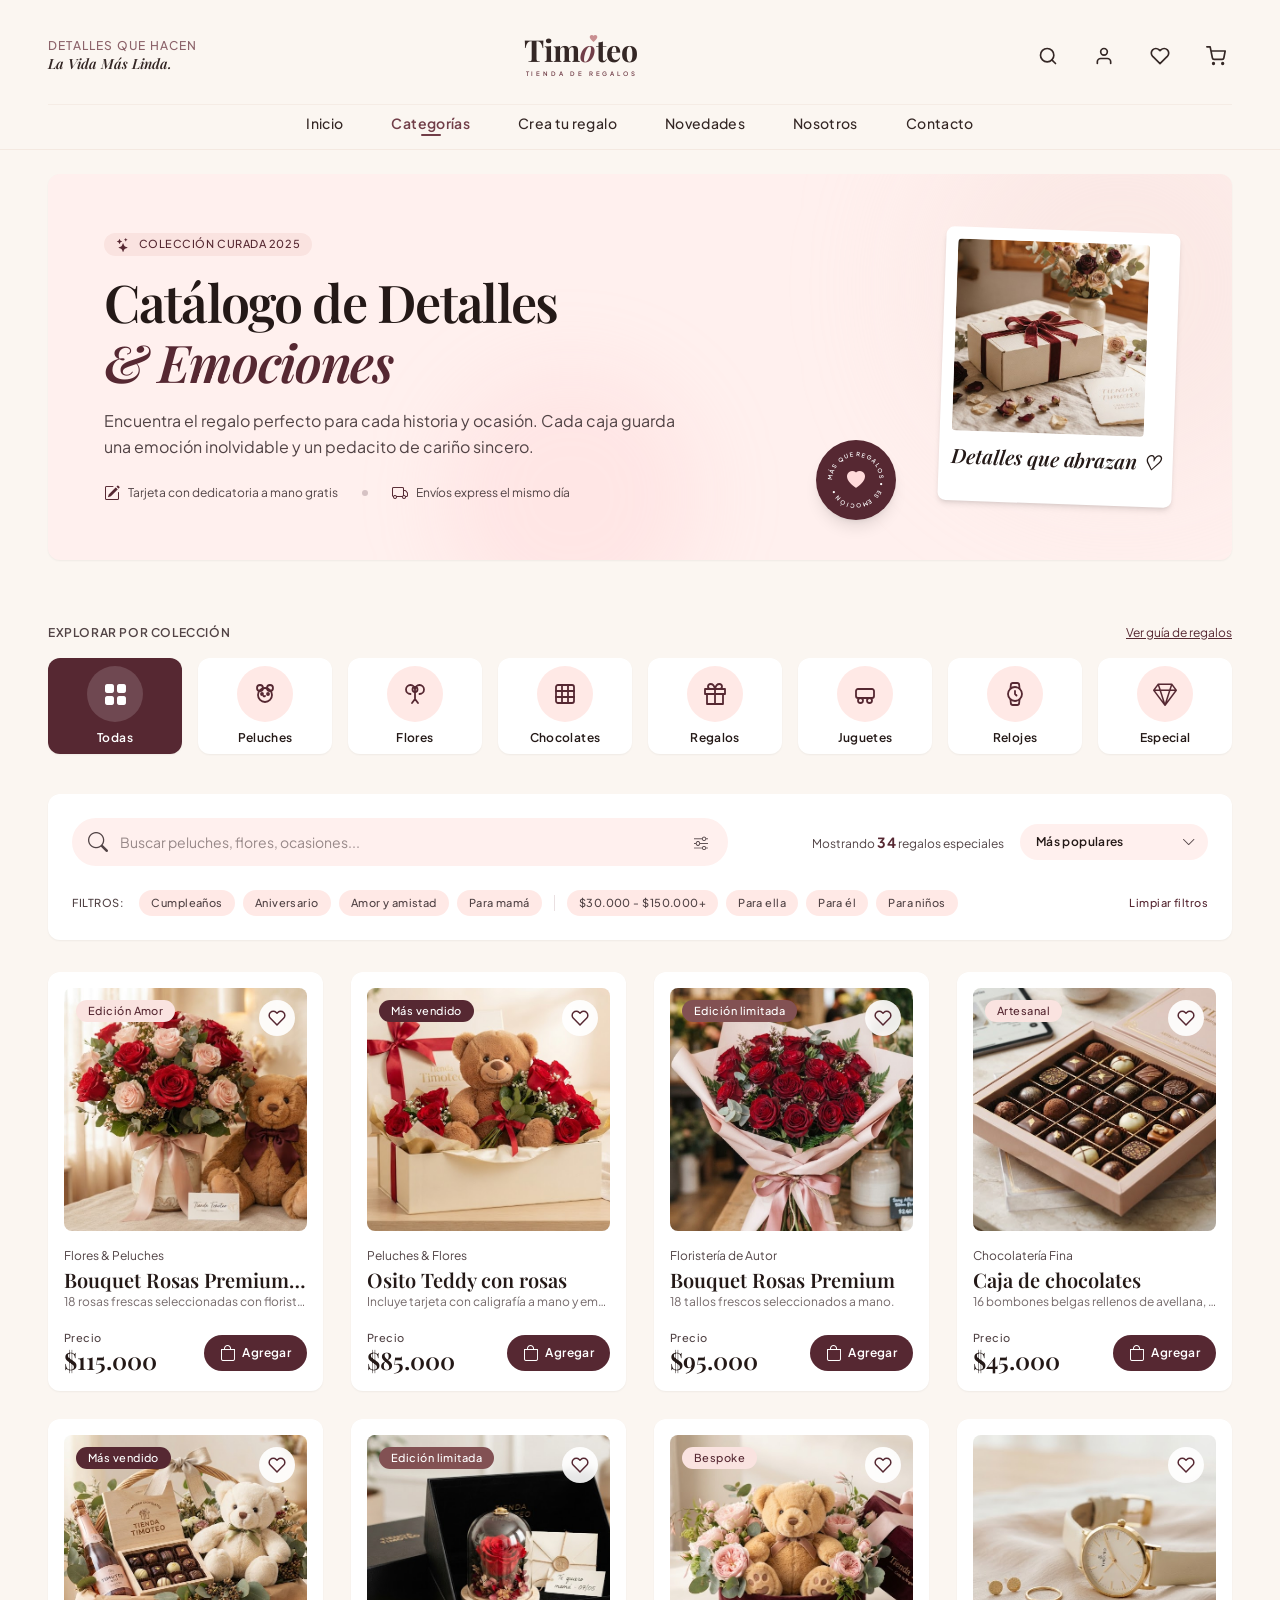
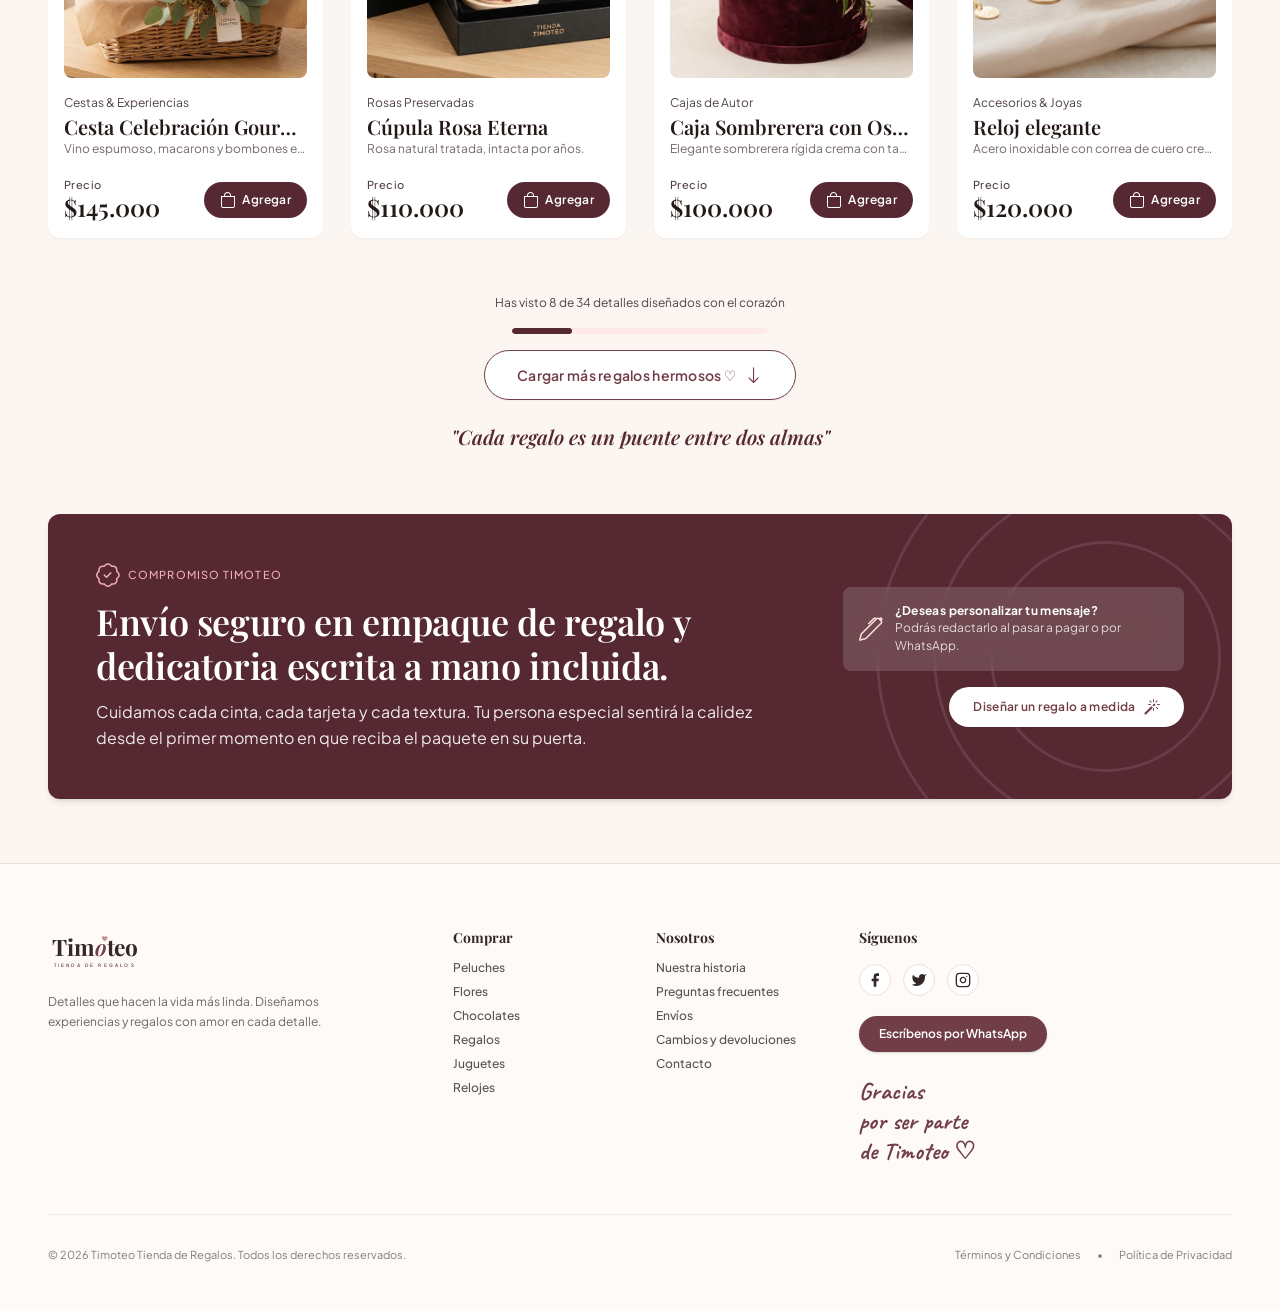
<file: catalogo.html>
<!DOCTYPE html>
<html lang="es">
<head>
  <meta charset="UTF-8">
  <meta name="viewport" content="width=device-width, initial-scale=1, viewport-fit=cover">
  <title>Catálogo de Detalles | Timoteo</title>
  <meta name="description" content="Encuentra el regalo perfecto para cada historia y ocasión: peluches, flores, chocolates, relojes y cestas de regalo.">
  <meta name="theme-color" content="#FBF6F1">
  <link rel="icon" type="image/svg+xml" href="assets/icons/favicon.svg">

  <link rel="preconnect" href="https://fonts.googleapis.com">
  <link rel="preconnect" href="https://fonts.gstatic.com" crossorigin>
  <link href="https://fonts.googleapis.com/css2?family=Caveat:wght@400;600;700&family=Playfair+Display:ital,wght@0,400;0,500;0,600;0,700;0,800;1,400;1,600&family=Plus+Jakarta+Sans:wght@300;400;500;600;700&display=swap" rel="stylesheet">
  <link rel="stylesheet" href="https://cdn.jsdelivr.net/npm/bootstrap@5.3.3/dist/css/bootstrap.min.css">
  <link rel="stylesheet" href="https://cdn.jsdelivr.net/npm/bootstrap-icons@1.11.3/font/bootstrap-icons.min.css">

  <link rel="stylesheet" href="css/variables.css">
  <link rel="stylesheet" href="css/reset.css">
  <link rel="stylesheet" href="css/base.css">
  <link rel="stylesheet" href="css/layout.css">
  <link rel="stylesheet" href="css/components.css">
  <link rel="stylesheet" href="css/pages-catalog.css">
  <link rel="stylesheet" href="css/animations.css">
  <link rel="stylesheet" href="css/responsive.css">
</head>
<body data-page="catalogo" data-chrome="boutique" data-nav="categorias">
  <a class="skip-link" href="#main-content">Saltar al contenido</a>
  <header id="site-header"></header>

  <main id="main-content">

    <!-- ===================================================== ESCRITORIO / TABLET -->
    <div class="cat-desktop">

      <!-- Cabecera editorial -->
      <section class="ch">
        <div class="container-brand ch__wrap">
          <div class="ch__card">
            <div class="ch__orb ch__orb--a" aria-hidden="true"></div>
            <div class="ch__orb ch__orb--b" aria-hidden="true"></div>
            <div class="ch__grid">
              <div class="ch__copy">
                <div class="ch__badge"><i class="bi bi-stars"></i><span>Colección Curada 2025</span></div>
                <h1>Catálogo de Detalles <br><span>&amp; Emociones</span></h1>
                <p>Encuentra el regalo perfecto para cada historia y ocasión. Cada caja guarda una emoción inolvidable y un pedacito de cariño sincero.</p>
                <div class="ch__features">
                  <div><i class="bi bi-pencil-square"></i><span>Tarjeta con dedicatoria a mano gratis</span></div>
                  <span class="ch__dot" aria-hidden="true"></span>
                  <div><i class="bi bi-truck"></i><span>Envíos express el mismo día</span></div>
                </div>
              </div>
              <div class="ch__art">
                <div class="ch__polaroid">
                  <div class="ch__polaroid-img"><img src="assets/images/catalog/caja-lazo.jpg" alt="Caja de regalo atada con lazo borgoña"></div>
                  <p>Detalles que abrazan ♡</p>
                </div>
                <div class="ch__seal" aria-hidden="true">
                  <svg class="animate-spin-slow" viewBox="0 0 100 100"><path id="sealCat" d="M 50,50 m -37,0 a 37,37 0 1,1 74,0 a 37,37 0 1,1 -74,0" fill="none"/><text font-family="Plus Jakarta Sans, sans-serif" font-size="9" font-weight="600" letter-spacing="2" fill="currentColor"><textPath href="#sealCat">MÁS QUE REGALOS • ES EMOCIÓN •</textPath></text></svg>
                  <i class="bi bi-heart-fill"></i>
                </div>
              </div>
            </div>
          </div>
        </div>
      </section>

      <!-- Explorar por colección -->
      <section class="cr" id="colecciones">
        <div class="container-brand">
          <div class="cr__head">
            <span>Explorar por Colección</span>
            <a href="contacto.html#envios">Ver guía de regalos</a>
          </div>
          <div class="cr__grid" id="catalog-tabs" role="tablist" aria-label="Colecciones"></div>
        </div>
      </section>

      <!-- Barra de búsqueda y filtros -->
      <section class="ct">
        <div class="container-brand">
          <div class="ct__card">
            <div class="ct__row">
              <label class="ct__search" for="catalog-search">
                <i class="bi bi-search"></i>
                <input id="catalog-search" type="search" placeholder="Buscar peluches, flores, ocasiones..." autocomplete="off">
                <button type="button" class="ct__tune" data-clear-search aria-label="Limpiar búsqueda"><i class="bi bi-sliders"></i></button>
              </label>
              <div class="ct__meta">
                <p class="ct__count">Mostrando <b data-count>24</b> regalos especiales</p>
                <div class="ct__sort">
                  <label class="visually-hidden" for="catalog-sort">Ordenar catálogo</label>
                  <select id="catalog-sort">
                    <option value="popular">Más populares</option>
                    <option value="newest">Novedades</option>
                    <option value="price-asc">Precio: menor a mayor</option>
                    <option value="price-desc">Precio: mayor a menor</option>
                    <option value="rating">Mejor valorados</option>
                  </select>
                  <i class="bi bi-chevron-down"></i>
                </div>
              </div>
            </div>
            <div class="ct__chips" id="catalog-chips">
              <span class="ct__chips-label">Filtros:</span>
              <button type="button" class="chip" data-occasion="cumpleanos">Cumpleaños</button>
              <button type="button" class="chip" data-occasion="aniversario">Aniversario</button>
              <button type="button" class="chip" data-occasion="amor-amistad">Amor y amistad</button>
              <button type="button" class="chip" data-occasion="para-mama">Para mamá</button>
              <span class="ct__sep" aria-hidden="true"></span>
              <button type="button" class="chip" data-price="30000">$30.000 - $150.000+</button>
              <button type="button" class="chip" data-recipient="ella">Para ella</button>
              <button type="button" class="chip" data-recipient="el">Para él</button>
              <button type="button" class="chip" data-recipient="ninos">Para niños</button>
              <button type="button" class="ct__clear" data-clear-filters>Limpiar filtros</button>
            </div>
          </div>
        </div>
      </section>

      <!-- Grilla de productos -->
      <section class="cg">
        <div class="container-brand">
          <ul class="cg__grid" id="catalog-grid" role="list"></ul>
          <p class="cg__empty" id="catalog-empty" hidden>No encontramos detalles con esos filtros. <button type="button" data-clear-filters>Limpiar filtros</button></p>
          <div class="cg__more" id="catalog-more">
            <p data-seen>Has visto 8 de 24 detalles diseñados con el corazón</p>
            <div class="cg__bar"><div data-bar></div></div>
            <button type="button" class="cg__more-btn" id="load-more-btn"><span>Cargar más regalos hermosos ♡</span><i class="bi bi-arrow-down"></i></button>
            <p class="cg__quote">"Cada regalo es un puente entre dos almas"</p>
          </div>
        </div>
      </section>

      <!-- Compromiso Timoteo -->
      <section class="cp">
        <div class="container-brand">
          <div class="cp__card">
            <svg class="cp__rings" viewBox="0 0 200 200" fill="none" aria-hidden="true"><circle cx="150" cy="100" r="80" stroke="currentColor" stroke-width="2"/><circle cx="150" cy="100" r="120" stroke="currentColor" stroke-width="2"/><circle cx="150" cy="100" r="160" stroke="currentColor" stroke-width="2"/></svg>
            <div class="cp__grid">
              <div class="cp__copy">
                <div class="cp__eyebrow"><i class="bi bi-patch-check"></i><span>Compromiso Timoteo</span></div>
                <h2>Envío seguro en empaque de regalo y dedicatoria escrita a mano incluida.</h2>
                <p>Cuidamos cada cinta, cada tarjeta y cada textura. Tu persona especial sentirá la calidez desde el primer momento en que reciba el paquete en su puerta.</p>
              </div>
              <div class="cp__side">
                <div class="cp__glass"><i class="bi bi-pen"></i><div><p>¿Deseas personalizar tu mensaje?</p><p>Podrás redactarlo al pasar a pagar o por WhatsApp.</p></div></div>
                <a class="cp__btn" href="personalizar.html"><span>Diseñar un regalo a medida</span><i class="bi bi-magic"></i></a>
              </div>
            </div>
          </div>
        </div>
      </section>
    </div>

    <!-- ============================================================= MÓVIL -->
    <div class="cat-mobile">
      <div class="cm">
        <section class="cm__head">
          <div class="cm__eyebrow"><span><i></i>Colección Exclusiva</span><span><i class="bi bi-stars"></i>Hecho con amor</span></div>
          <h1>Catálogo de Detalles</h1>
          <p>"Regalos que abrazan el corazón y crean recuerdos infinitos."</p>
        </section>

        <section class="cm__cats" aria-label="Categorías">
          <div class="cm__cats-head"><h2>Explorar Categorías</h2><span>Deslizar →</span></div>
          <div class="cm__rail" id="catalog-rail"></div>
        </section>

        <section class="cm__filters">
          <div class="cm__pills" id="catalog-mpills">
            <button type="button" class="cm__filter-btn" id="cm-filter-toggle" aria-expanded="false" aria-controls="cm-filter-panel"><i class="bi bi-sliders2"></i><span>Filtros</span><b data-filter-count hidden>0</b></button>
            <button type="button" class="cm__pill" data-occasion="cumpleanos">Cumpleaños</button>
            <button type="button" class="cm__pill" data-occasion="aniversario">Aniversario</button>
            <button type="button" class="cm__pill" data-occasion="amor-amistad"><i class="bi bi-heart-fill"></i>Amor &amp; Amistad</button>
            <button type="button" class="cm__pill" data-maxprice="100000">Menos de $100k</button>
          </div>
          <div class="cm__panel" id="cm-filter-panel" hidden>
            <div class="cm__panel-row">
              <button type="button" class="cm__pill" data-occasion="para-mama">Para mamá</button>
              <button type="button" class="cm__pill" data-occasion="para-amigo">Para un amigo</button>
              <button type="button" class="cm__pill" data-recipient="ella">Para ella</button>
              <button type="button" class="cm__pill" data-recipient="el">Para él</button>
              <button type="button" class="cm__pill" data-recipient="ninos">Para niños</button>
              <button type="button" class="cm__pill cm__pill--clear" data-clear-filters>Limpiar filtros</button>
            </div>
          </div>
          <div class="cm__count">
            <span>Mostrando <strong data-count>24 regalos</strong></span>
            <label class="cm__sort">
              <span>Ordenar:</span><strong data-sort-label>Más populares</strong><i class="bi bi-chevron-down"></i>
              <select id="catalog-sort-m" aria-label="Ordenar catálogo">
                <option value="popular">Más populares</option>
                <option value="newest">Novedades</option>
                <option value="price-asc">Precio: menor a mayor</option>
                <option value="price-desc">Precio: mayor a menor</option>
                <option value="rating">Mejor valorados</option>
              </select>
            </label>
          </div>
        </section>

        <ul class="cm__grid" id="catalog-grid-m" role="list"></ul>
        <p class="cm__empty" id="catalog-empty-m" hidden>No encontramos detalles con esos filtros.</p>

        <div class="cm__more" id="catalog-more-m">
          <button type="button" class="cm__more-btn" id="load-more-btn-m"><span>Cargar más detalles</span><i class="bi bi-arrow-down"></i></button>
          <span data-seen-m>Viendo 6 de 24 opciones</span>
        </div>

        <section class="cm__help">
          <div class="cm__help-glow" aria-hidden="true"></div>
          <div class="cm__help-icon"><i class="bi bi-chat-left-text"></i></div>
          <div class="cm__help-copy">
            <h4>¿Dudas para elegir?</h4>
            <p>Habla con una asesora personalizada por WhatsApp para armar el regalo perfecto.</p>
            <a href="https://wa.me/573000000000" target="_blank" rel="noopener noreferrer">Chatear ahora <i class="bi bi-arrow-right"></i></a>
          </div>
        </section>
      </div>
    </div>

  </main>

  <footer id="site-footer" class="site-footer"></footer>
  <div id="bottom-nav"></div>

  <script src="https://cdn.jsdelivr.net/npm/bootstrap@5.3.3/dist/js/bootstrap.bundle.min.js"></script>
  <script src="js/utils.js"></script>
  <script src="js/components/icons.js"></script>
  <script src="js/data/products.js"></script>
  <script src="js/data/categories.js"></script>
  <script src="js/services/productService.js"></script>
  <script src="js/services/categoryService.js"></script>
  <script src="js/services/cartService.js"></script>
  <script src="js/services/favoritesService.js"></script>
  <script src="js/components/productCard.js"></script>
  <script src="js/components/categoryCard.js"></script>
  <script src="js/components/toast.js"></script>
  <script src="js/components/cartBadge.js"></script>
  <script src="js/components/navbar.js"></script>
  <script src="js/components/mobileNavigation.js"></script>
  <script src="js/components/footer.js"></script>
  <script src="js/app.js"></script>
  <script src="js/pages/catalog.js"></script>
</body>
</html>
</file>
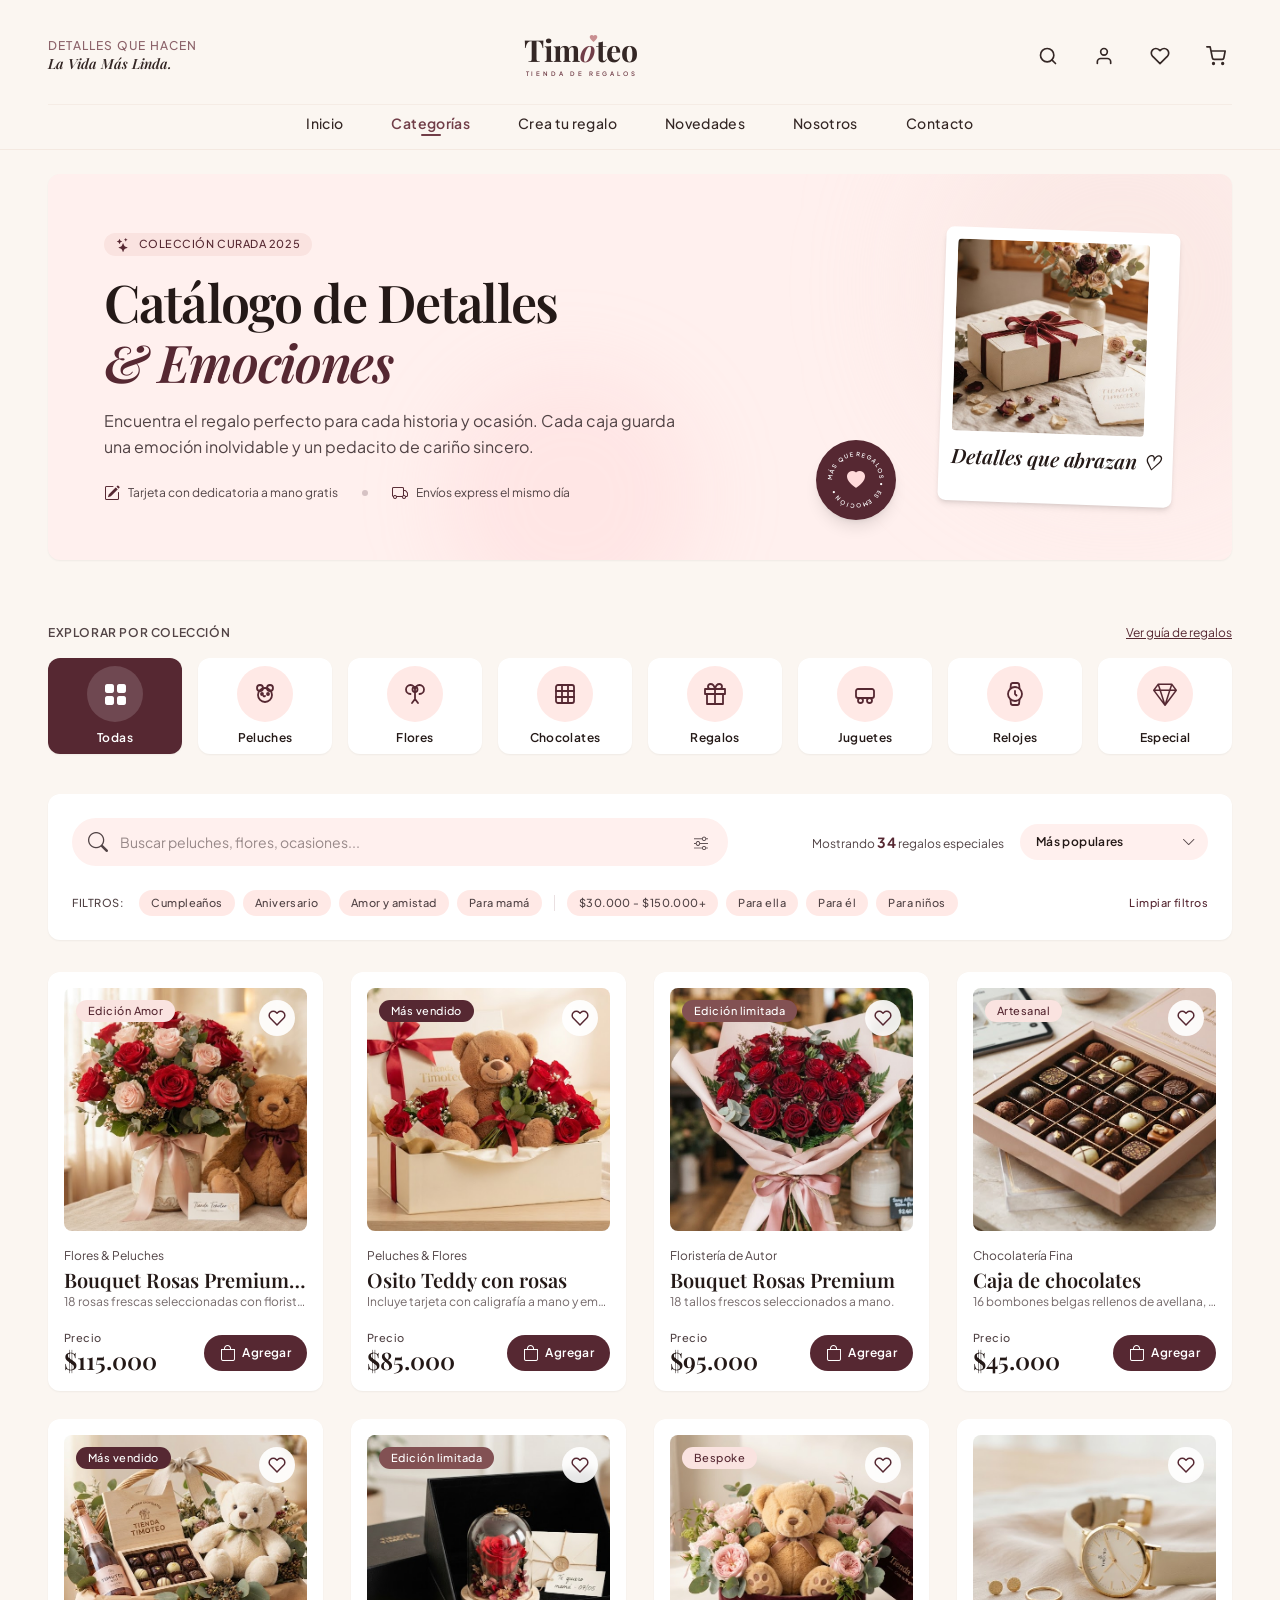
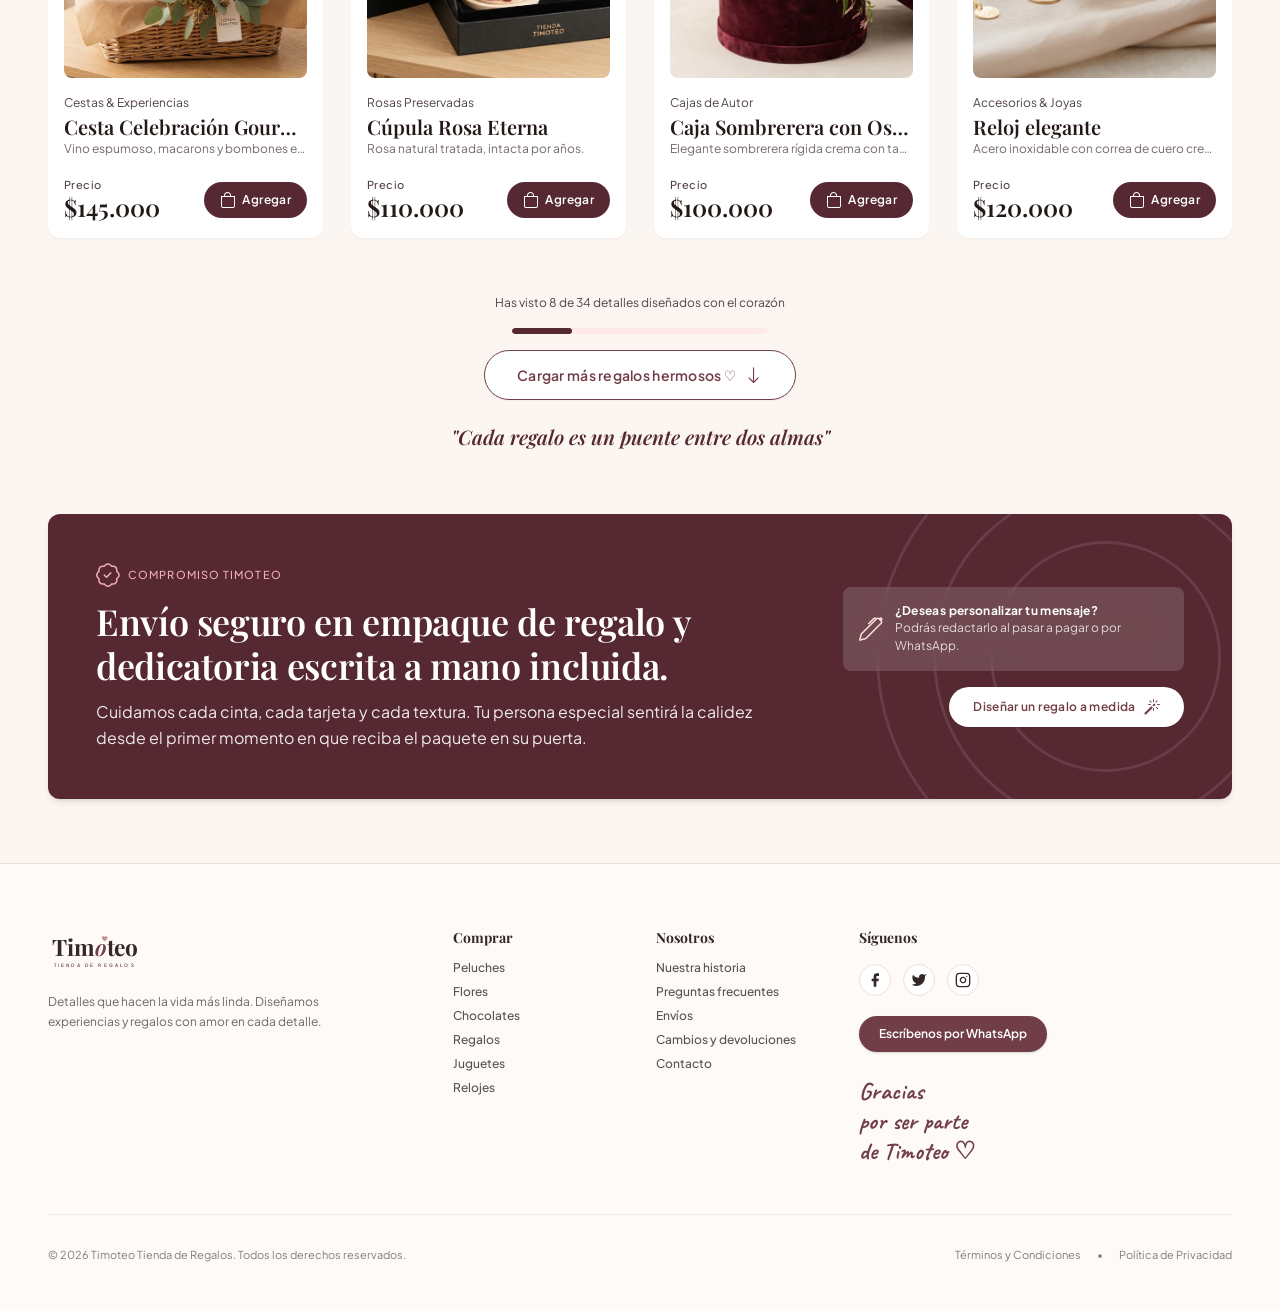
<file: categorias.html>
<!DOCTYPE html>
<html lang="es">
<head>
  <meta charset="UTF-8">
  <meta name="viewport" content="width=device-width, initial-scale=1">
  <title>Categorías | Timoteo</title>
  <meta http-equiv="refresh" content="0; url=catalogo.html#colecciones">
  <link rel="canonical" href="catalogo.html">
  <script>window.location.replace("catalogo.html" + window.location.search + "#colecciones");</script>
</head>
<body>
  <p>Redirigiendo al <a href="catalogo.html#colecciones">catálogo de colecciones</a>…</p>
</body>
</html>
</file>
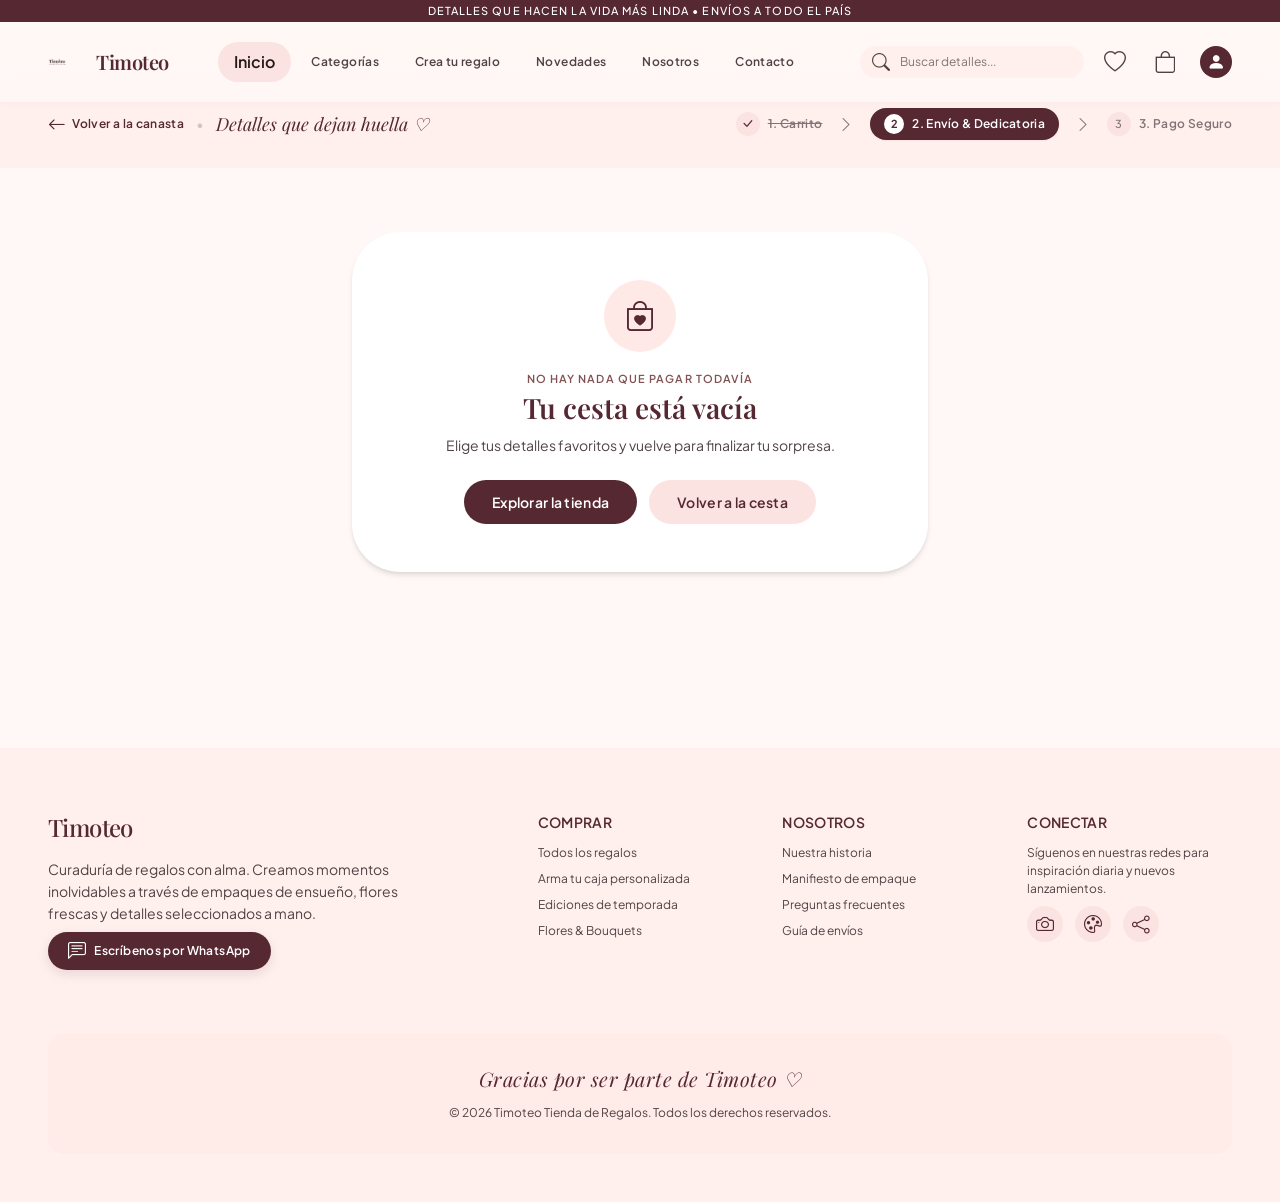
<file: checkout.html>
<!DOCTYPE html>
<html lang="es">
<head>
  <meta charset="UTF-8">
  <meta name="viewport" content="width=device-width, initial-scale=1, viewport-fit=cover">
  <title>Finalizar tu pedido | Timoteo</title>
  <meta name="description" content="Completa los datos de envío, escribe tu dedicatoria y paga de forma segura en Timoteo.">
  <meta name="theme-color" content="#FFF8F6">
  <link rel="icon" type="image/svg+xml" href="assets/icons/favicon.svg">

  <link rel="preconnect" href="https://fonts.googleapis.com">
  <link rel="preconnect" href="https://fonts.gstatic.com" crossorigin>
  <link href="https://fonts.googleapis.com/css2?family=Caveat:wght@400;600;700&family=Playfair+Display:ital,wght@0,400;0,500;0,600;0,700;0,800;1,400;1,600&family=Plus+Jakarta+Sans:wght@300;400;500;600;700;800&display=swap" rel="stylesheet">
  <link rel="stylesheet" href="https://cdn.jsdelivr.net/npm/bootstrap@5.3.3/dist/css/bootstrap.min.css">
  <link rel="stylesheet" href="https://cdn.jsdelivr.net/npm/bootstrap-icons@1.11.3/font/bootstrap-icons.min.css">

  <link rel="stylesheet" href="css/variables.css">
  <link rel="stylesheet" href="css/reset.css">
  <link rel="stylesheet" href="css/base.css">
  <link rel="stylesheet" href="css/layout.css">
  <link rel="stylesheet" href="css/components.css">
  <link rel="stylesheet" href="css/pages-cart.css">
  <link rel="stylesheet" href="css/animations.css">
  <link rel="stylesheet" href="css/responsive.css">
</head>
<body data-page="checkout" data-chrome="appbar" data-nav="home">
  <a class="skip-link" href="#main-content">Saltar al contenido</a>
  <header id="site-header"></header>

  <main id="main-content" class="ck-page">

    <section class="ck-steps">
      <div class="ck-steps__row">
        <div class="ck-steps__left">
          <a href="carrito.html"><i class="bi bi-arrow-left"></i><span>Volver a la canasta</span></a>
          <i class="ck-steps__dot" aria-hidden="true">•</i>
          <span class="ck-steps__tag">Detalles que dejan huella ♡</span>
        </div>
        <nav class="ck-steps__nav" aria-label="Progreso del pedido">
          <div class="is-done"><b><i class="bi bi-check-lg"></i></b><span>1. Carrito</span></div>
          <i class="bi bi-chevron-right" aria-hidden="true"></i>
          <div class="is-current" aria-current="step"><b>2</b><span>2. Envío &amp; Dedicatoria</span></div>
          <i class="bi bi-chevron-right" aria-hidden="true"></i>
          <div class="is-next"><b>3</b><span>3. Pago Seguro</span></div>
        </nav>
      </div>
    </section>

    <section class="ck-main" id="ck-main">
      <div class="ck-grid">

        <form class="ck-form" id="checkoutForm" novalidate>
          <div class="ck-intro">
            <span class="ca-eyebrow">Cuidado artesanal garantizado</span>
            <h1>Finalizar tu sorpresa</h1>
            <p>Cuidamos cada detalle desde el lazo hasta el momento exacto en que tocan el timbre.</p>
          </div>

          <!-- 1. Remitente -->
          <div class="ck-block">
            <div class="ck-block__head">
              <div><span class="ck-num">1</span><div><h2>¿Quién envía el detalle?</h2><p>Para enviarte las confirmaciones y estado en vivo.</p></div></div>
              <i class="bi bi-heart" aria-hidden="true"></i>
            </div>
            <div class="ck-fields">
              <div class="ck-field ck-field--full">
                <label for="senderName">Nombre y Apellido completo *</label>
                <input id="senderName" name="senderName" type="text" placeholder="Ej. Camila Valenzuela" autocomplete="name" required>
                <em class="ck-err" data-err="senderName"></em>
              </div>
              <div class="ck-field">
                <label for="senderEmail">Correo Electrónico *</label>
                <input id="senderEmail" name="senderEmail" type="email" placeholder="tu.correo@ejemplo.com" autocomplete="email" required>
                <em class="ck-err" data-err="senderEmail"></em>
              </div>
              <div class="ck-field">
                <label for="senderPhone">Teléfono / WhatsApp *</label>
                <input id="senderPhone" name="senderPhone" type="tel" placeholder="+57 300 123 4567" autocomplete="tel" required>
                <em class="ck-err" data-err="senderPhone"></em>
              </div>
            </div>
            <div class="ck-check">
              <input id="photoProof" name="photoProof" type="checkbox" checked>
              <label for="photoProof">
                <p>Envío de fotografía previo al despacho (Gratis)</p>
                <span>Te enviaremos una foto de alta resolución del arreglo floral y empaque por WhatsApp antes de que salga del taller.</span>
              </label>
            </div>
          </div>

          <!-- 2. Destinatario y entrega -->
          <div class="ck-block">
            <div class="ck-block__head">
              <div><span class="ck-num">2</span><div><h2>¿Quién recibe la sorpresa?</h2><p>Llevamos la emoción directamente a sus manos.</p></div></div>
              <i class="bi bi-truck" aria-hidden="true"></i>
            </div>
            <div class="ck-fields">
              <div class="ck-field">
                <label for="recipientName">Nombre del Destinatario *</label>
                <input id="recipientName" name="recipientName" type="text" placeholder="Ej. Valentina Morales" required>
                <em class="ck-err" data-err="recipientName"></em>
              </div>
              <div class="ck-field">
                <label for="recipientPhone">Teléfono de contacto del Destinatario *</label>
                <input id="recipientPhone" name="recipientPhone" type="tel" placeholder="Solo por si no contesta el timbre" required>
                <em class="ck-err" data-err="recipientPhone"></em>
              </div>
              <div class="ck-field ck-field--full">
                <label for="streetAddress">Dirección exacta de entrega *</label>
                <input id="streetAddress" name="streetAddress" type="text" placeholder="Calle, Avenida, Número y Nombre del edificio" autocomplete="street-address" required>
                <em class="ck-err" data-err="streetAddress"></em>
              </div>
              <div class="ck-field">
                <label for="apartment">Depto / Casa / Oficina (Opcional)</label>
                <input id="apartment" name="apartment" type="text" placeholder="Piso 4, Depto 402">
              </div>
              <div class="ck-field">
                <label for="cityArea">Barrio / Ciudad *</label>
                <select id="cityArea" name="cityArea">
                  <option value="El Poblado (Despacho Express)" selected>El Poblado (Despacho Express)</option>
                  <option value="Laureles (Despacho Express)">Laureles (Despacho Express)</option>
                  <option value="Envigado (Despacho Express)">Envigado (Despacho Express)</option>
                  <option value="Belén">Belén</option>
                  <option value="Medellín Centro">Medellín Centro</option>
                  <option value="Sabaneta">Sabaneta</option>
                </select>
              </div>
              <div class="ck-field ck-field--full">
                <label for="deliveryNotes">Indicaciones especiales para conserjería o repartidor</label>
                <input id="deliveryNotes" name="deliveryNotes" type="text" placeholder="Dejar en recepción si no está, anunciar como regalo sorpresa...">
              </div>
            </div>
            <div class="ck-when">
              <div>
                <i class="bi bi-calendar-event"></i>
                <div>
                  <p>Ventana de entrega programada</p>
                  <b id="ck-when">Mañana, 24 de Octubre • 09:00 - 13:00 hrs</b>
                </div>
              </div>
              <a href="carrito.html#entrega">Modificar fecha</a>
            </div>
          </div>

          <!-- 3. Dedicatoria -->
          <div class="ck-block">
            <div class="ck-block__head">
              <div><span class="ck-num">3</span><div><h2>Tu Mensaje &amp; Dedicatoria Especial</h2><p>Impreso en tarjeta de lino italiano blanco con sello de lacre burdeos artesanal.</p></div></div>
              <i class="bi bi-pencil-square" aria-hidden="true"></i>
            </div>
            <div class="ck-card">
              <div class="ck-card__top">
                <div><span>Tarjeta Timoteo N° 108</span><i>Lacre artesanal incluido</i></div>
                <small id="charCounter">0 / 280 caracteres</small>
              </div>
              <label class="visually-hidden" for="dedicationText">Dedicatoria</label>
              <textarea id="dedicationText" name="dedication" rows="4" maxlength="280" placeholder="Escribe aquí las palabras que tocarán su corazón. Ejemplo: 'Gracias por iluminar mis días con tu sonrisa. ¡Feliz aniversario, mi amor! ♡'"></textarea>
              <div class="ck-card__foot">
                <div>
                  <label><input type="radio" name="signatureType" value="public" checked><span>Firmar con mi nombre</span></label>
                  <label><input type="radio" name="signatureType" value="anonymous"><span>Enviar como admirador/a secreto ♡</span></label>
                </div>
                <button type="button" id="inspireBtn"><i class="bi bi-stars"></i>Inspirarme con una frase</button>
              </div>
            </div>
          </div>

          <!-- 4. Pago -->
          <div class="ck-block">
            <div class="ck-block__head">
              <div><span class="ck-num">4</span><div><h2>Método de Pago Seguro</h2><p>Transacción encriptada con certificación SSL de 256 bits.</p></div></div>
              <i class="bi bi-shield-check" aria-hidden="true"></i>
            </div>
            <div class="ck-pay" id="paymentOptions">
              <label class="is-active">
                <div><input type="radio" name="paymentMethod" value="card" checked><i class="bi bi-credit-card"></i></div>
                <b>Tarjetas Bancarias</b><span>Crédito, Débito &amp; Prepago</span>
              </label>
              <label>
                <div><input type="radio" name="paymentMethod" value="transfer"><em>5% OFF</em></div>
                <b>Transferencia</b><span>Aprobación instantánea</span>
              </label>
              <label>
                <div><input type="radio" name="paymentMethod" value="installments"><i class="bi bi-cash-coin"></i></div>
                <b>Cuotas sin Interés</b><span>Hasta 6 cuotas con tu banco</span>
              </label>
            </div>
            <div class="ck-cardbox" id="cardFields">
              <div class="ck-field">
                <label for="cardNumber">Número de Tarjeta</label>
                <div class="ck-field__lock">
                  <input id="cardNumber" name="cardNumber" type="text" inputmode="numeric" autocomplete="cc-number" placeholder="4532 •••• •••• 8921">
                  <i class="bi bi-lock"></i>
                </div>
                <em class="ck-err" data-err="cardNumber"></em>
              </div>
              <div class="ck-cardbox__two">
                <div class="ck-field">
                  <label for="cardExp">Vencimiento (MM/AA)</label>
                  <input id="cardExp" name="cardExp" type="text" inputmode="numeric" autocomplete="cc-exp" placeholder="08 / 28">
                  <em class="ck-err" data-err="cardExp"></em>
                </div>
                <div class="ck-field">
                  <label for="cardCvv">CVV / CVC</label>
                  <input id="cardCvv" name="cardCvv" type="password" inputmode="numeric" autocomplete="cc-csc" maxlength="4" placeholder="123">
                  <em class="ck-err" data-err="cardCvv"></em>
                </div>
              </div>
              <div class="ck-field ck-cardbox__quotas" id="quotasField" hidden>
                <label for="quotas">Número de cuotas</label>
                <select id="quotas" name="quotas">
                  <option value="2">2 cuotas sin interés</option>
                  <option value="3">3 cuotas sin interés</option>
                  <option value="6" selected>6 cuotas sin interés</option>
                </select>
              </div>
            </div>
            <div class="ck-transfer" id="transferInfo" hidden>
              <i class="bi bi-bank"></i>
              <p>Al confirmar te mostraremos los datos de la cuenta para transferir. Tu pedido se programa en cuanto recibamos el comprobante y aplicamos un <strong>5% de descuento</strong> sobre los productos.</p>
            </div>
          </div>
        </form>

        <aside class="ck-aside">
          <div class="ck-sum" id="ck-sum"></div>
          <div class="ck-help">
            <div class="ck-help__who">
              <img src="assets/images/editorial/florista-mostrador.jpg" alt="Sofía, asesora de Timoteo" loading="lazy">
              <span aria-hidden="true"></span>
            </div>
            <div>
              <p>¿Tienes alguna duda con tu entrega?</p>
              <small>Sofía de Timoteo está online para ayudarte por WhatsApp.</small>
            </div>
            <a href="https://wa.me/573000000000" target="_blank" rel="noopener noreferrer" aria-label="Hablar con asesor"><i class="bi bi-chat-left-text"></i></a>
          </div>
          <div class="ck-seal" aria-hidden="true">
            <div>
              <svg viewBox="0 0 100 100"><path id="ckSealPath" d="M 50,50 m -37,0 a 37,37 0 1,1 74,0 a 37,37 0 1,1 -74,0" fill="none"/><text><textPath href="#ckSealPath" startOffset="0%">• MÁS QUE REGALOS • ES EMOCIÓN •</textPath></text></svg>
              <i class="bi bi-heart"></i>
            </div>
          </div>
        </aside>
      </div>
    </section>

    <section class="ca-empty" id="ck-empty" hidden>
      <div class="ca-empty__card">
        <span class="ca-empty__ico"><i class="bi bi-bag-heart"></i></span>
        <span class="ca-eyebrow">No hay nada que pagar todavía</span>
        <h2>Tu cesta está vacía</h2>
        <p>Elige tus detalles favoritos y vuelve para finalizar tu sorpresa.</p>
        <div>
          <a class="ca-empty__main" href="catalogo.html">Explorar la tienda</a>
          <a class="ca-empty__alt" href="carrito.html">Volver a la cesta</a>
        </div>
      </div>
    </section>

    <!-- Ayudante de inspiración -->
    <div class="ck-inspire" id="inspirationToast" role="dialog" aria-label="Inspiración Timoteo" aria-hidden="true">
      <div>
        <div>
          <span>Inspiración Timoteo</span>
          <p id="inspirationQuote">“Eres mi casualidad más linda y mi motivo favorito de sonreír.”</p>
        </div>
        <button type="button" id="inspirationClose" aria-label="Cerrar"><i class="bi bi-x-lg"></i></button>
      </div>
      <div class="ck-inspire__foot">
        <button type="button" id="inspirationNext">Otra frase</button>
        <button type="button" id="inspirationUse">Usar en dedicatoria</button>
      </div>
    </div>

  </main>

  <footer id="site-footer" class="site-footer"></footer>
  <div id="bottom-nav"></div>

  <script src="https://cdn.jsdelivr.net/npm/bootstrap@5.3.3/dist/js/bootstrap.bundle.min.js"></script>
  <script src="js/utils.js"></script>
  <script src="js/components/icons.js"></script>
  <script src="js/data/products.js"></script>
  <script src="js/data/categories.js"></script>
  <script src="js/services/productService.js"></script>
  <script src="js/services/categoryService.js"></script>
  <script src="js/services/cartService.js"></script>
  <script src="js/services/orderService.js"></script>
  <script src="js/services/favoritesService.js"></script>
  <script src="js/components/productCard.js"></script>
  <script src="js/components/categoryCard.js"></script>
  <script src="js/components/toast.js"></script>
  <script src="js/components/cartBadge.js"></script>
  <script src="js/components/navbar.js"></script>
  <script src="js/components/mobileNavigation.js"></script>
  <script src="js/components/footer.js"></script>
  <script src="js/app.js"></script>
  <script src="js/pages/checkout.js"></script>
</body>
</html>
</file>
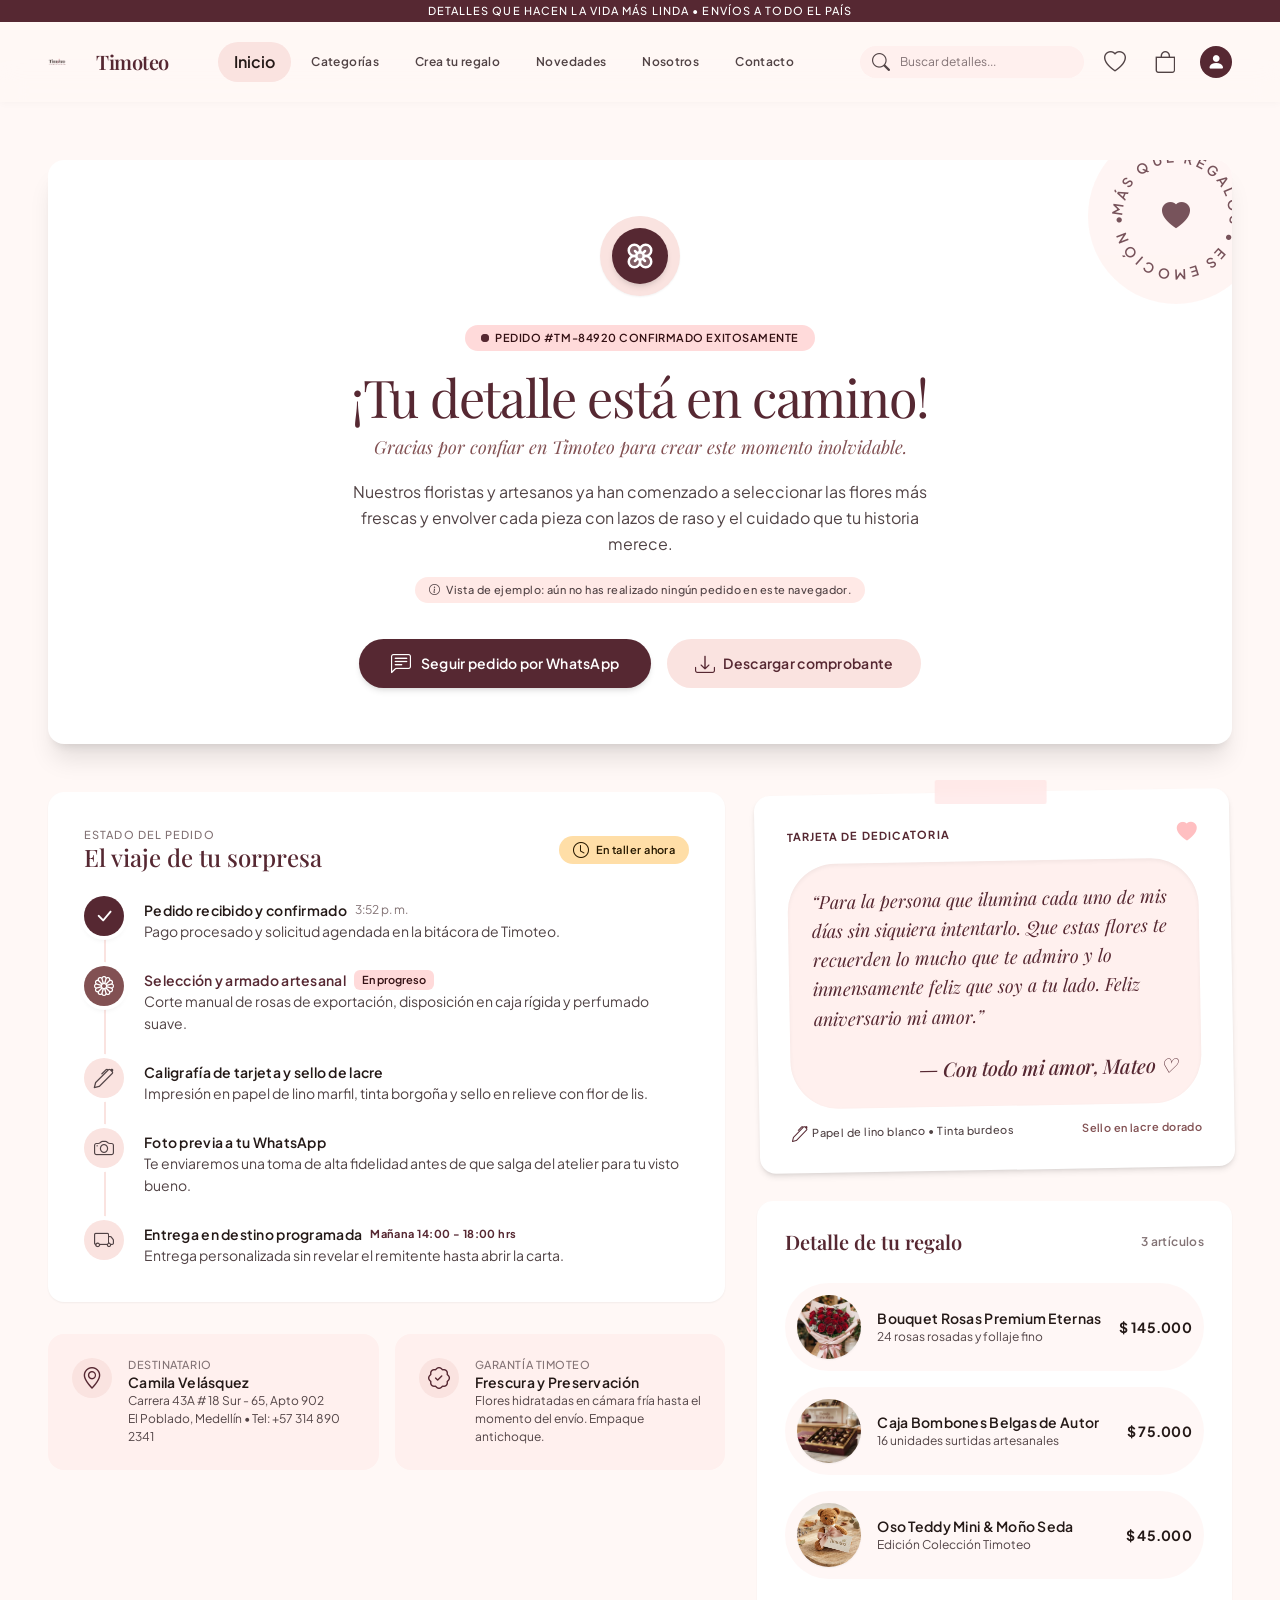
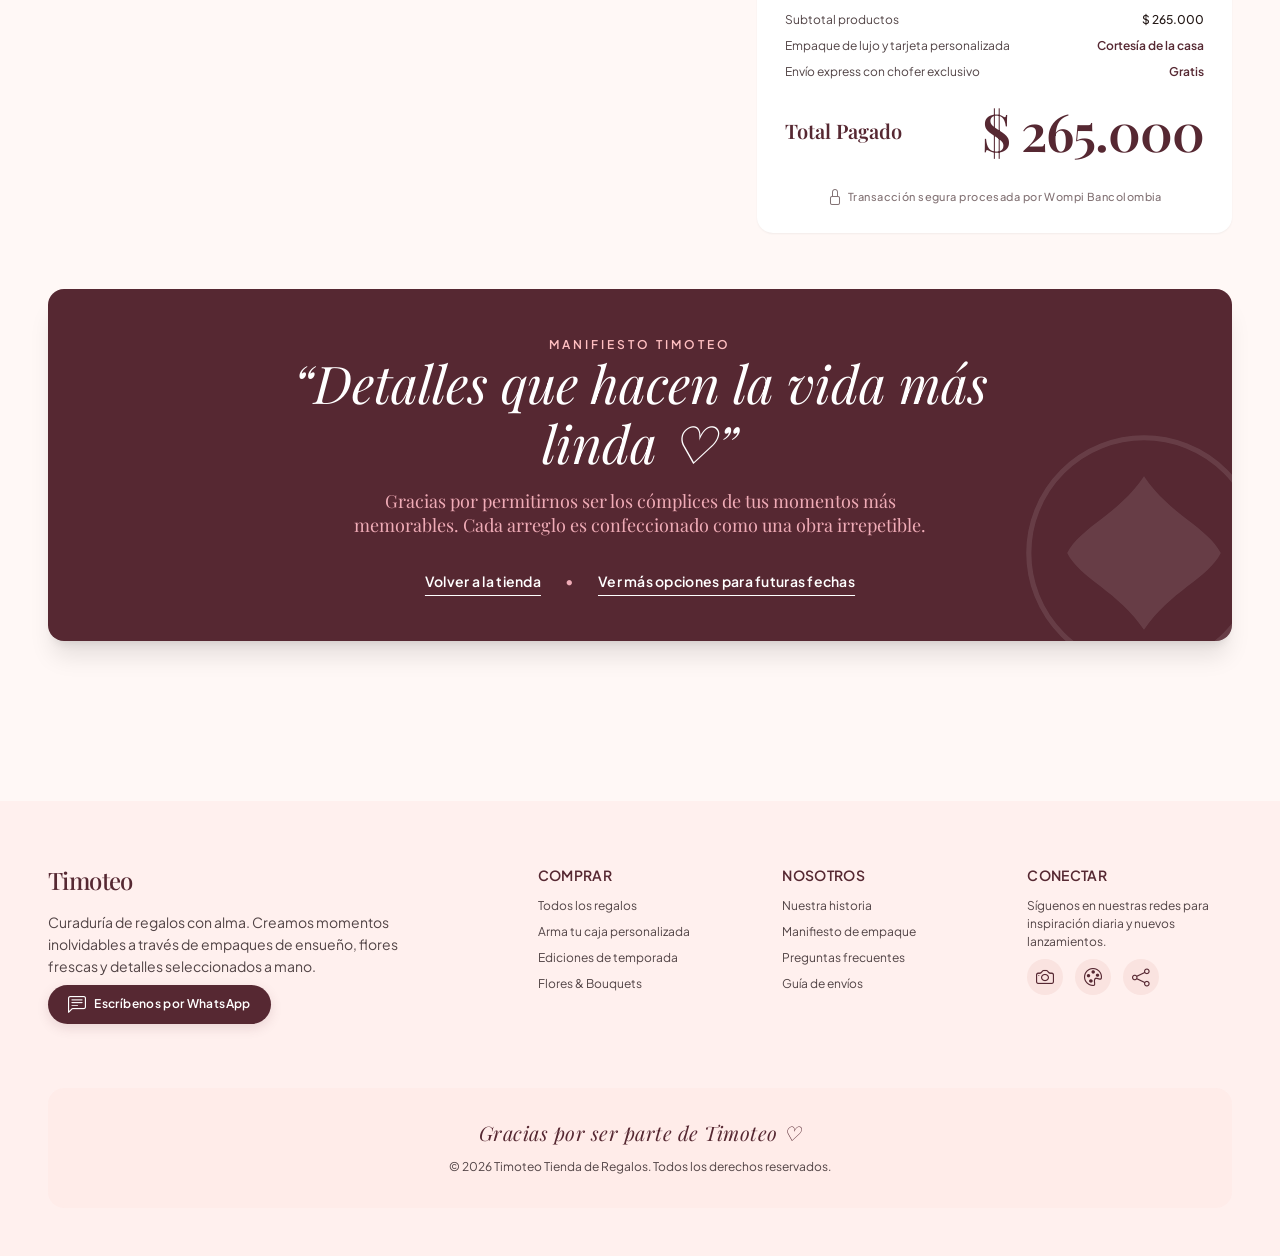
<file: confirmacion.html>
<!DOCTYPE html>
<html lang="es">
<head>
  <meta charset="UTF-8">
  <meta name="viewport" content="width=device-width, initial-scale=1, viewport-fit=cover">
  <title>Pedido confirmado | Timoteo</title>
  <meta name="description" content="Tu pedido en Timoteo está confirmado: sigue el viaje de tu sorpresa y revisa el detalle de tu regalo.">
  <meta name="theme-color" content="#FFF8F6">
  <meta name="robots" content="noindex">
  <link rel="icon" type="image/svg+xml" href="assets/icons/favicon.svg">

  <link rel="preconnect" href="https://fonts.googleapis.com">
  <link rel="preconnect" href="https://fonts.gstatic.com" crossorigin>
  <link href="https://fonts.googleapis.com/css2?family=Caveat:wght@400;600;700&family=Playfair+Display:ital,wght@0,400;0,500;0,600;0,700;0,800;1,400;1,600&family=Plus+Jakarta+Sans:wght@300;400;500;600;700;800&display=swap" rel="stylesheet">
  <link rel="stylesheet" href="https://cdn.jsdelivr.net/npm/bootstrap@5.3.3/dist/css/bootstrap.min.css">
  <link rel="stylesheet" href="https://cdn.jsdelivr.net/npm/bootstrap-icons@1.11.3/font/bootstrap-icons.min.css">

  <link rel="stylesheet" href="css/variables.css">
  <link rel="stylesheet" href="css/reset.css">
  <link rel="stylesheet" href="css/base.css">
  <link rel="stylesheet" href="css/layout.css">
  <link rel="stylesheet" href="css/components.css">
  <link rel="stylesheet" href="css/pages-cart.css">
  <link rel="stylesheet" href="css/animations.css">
  <link rel="stylesheet" href="css/responsive.css">
</head>
<body data-page="confirmacion" data-chrome="appbar" data-nav="home">
  <a class="skip-link" href="#main-content">Saltar al contenido</a>
  <header id="site-header"></header>

  <main id="main-content" class="oc-page">
    <section class="oc-wrap">

      <div class="oc-hero">
        <div class="oc-hero__stamp" aria-hidden="true">
          <svg viewBox="0 0 100 100"><path id="ocStampPath" d="M 50,50 m -37,0 a 37,37 0 1,1 74,0 a 37,37 0 1,1 -74,0" fill="none"/><text><textPath href="#ocStampPath" startOffset="0%">MÁS QUE REGALOS • ES EMOCIÓN • TIMOTEO •</textPath></text></svg>
          <i class="bi bi-heart-fill"></i>
        </div>
        <div class="oc-hero__inner">
          <div class="oc-emblem"><span><i data-icon="blossom" data-size="30"></i></span></div>
          <div class="oc-hero__title">
            <span class="oc-pill"><i></i><em id="oc-code">Pedido #TM-00000 confirmado exitosamente</em></span>
            <h1>¡Tu detalle está en camino!</h1>
            <p>Gracias por confiar en Timoteo para crear este momento inolvidable.</p>
          </div>
          <p class="oc-hero__lead">Nuestros floristas y artesanos ya han comenzado a seleccionar las flores más frescas y envolver cada pieza con lazos de raso y el cuidado que tu historia merece.</p>
          <p class="oc-sample" id="oc-sample" hidden><i class="bi bi-info-circle"></i> Vista de ejemplo: aún no has realizado ningún pedido en este navegador.</p>
          <div class="oc-hero__cta">
            <a class="oc-btn oc-btn--main" id="oc-wa" href="https://wa.me/573000000000" target="_blank" rel="noopener noreferrer"><i class="bi bi-chat-left-text"></i>Seguir pedido por WhatsApp</a>
            <button type="button" class="oc-btn oc-btn--soft" id="downloadSummaryBtn"><i class="bi bi-download"></i>Descargar comprobante</button>
          </div>
        </div>
      </div>

      <div class="oc-grid">
        <div class="oc-left">
          <div class="oc-progress">
            <div class="oc-progress__head">
              <div><p>Estado del pedido</p><h2>El viaje de tu sorpresa</h2></div>
              <span><i class="bi bi-clock"></i>En taller ahora</span>
            </div>
            <ol class="oc-steps">
              <li class="is-done">
                <b><i class="bi bi-check-lg"></i></b>
                <div><div><h3>Pedido recibido y confirmado</h3><small id="oc-time">10:24 AM</small></div><p>Pago procesado y solicitud agendada en la bitácora de Timoteo.</p></div>
              </li>
              <li class="is-active">
                <b><i class="bi bi-flower1"></i></b>
                <div><div><h3>Selección y armado artesanal</h3><em>En progreso</em></div><p>Corte manual de rosas de exportación, disposición en caja rígida y perfumado suave.</p></div>
              </li>
              <li>
                <b><i class="bi bi-pen"></i></b>
                <div><div><h3>Caligrafía de tarjeta y sello de lacre</h3></div><p>Impresión en papel de lino marfil, tinta borgoña y sello en relieve con flor de lis.</p></div>
              </li>
              <li>
                <b><i class="bi bi-camera"></i></b>
                <div><div><h3>Foto previa a tu WhatsApp</h3></div><p>Te enviaremos una toma de alta fidelidad antes de que salga del atelier para tu visto bueno.</p></div>
              </li>
              <li>
                <b><i class="bi bi-truck"></i></b>
                <div><div><h3>Entrega en destino programada</h3><strong id="oc-when">Mañana 14:00 - 18:00 hrs</strong></div><p id="oc-surprise">Entrega personalizada sin revelar el remitente hasta abrir la carta.</p></div>
              </li>
            </ol>
          </div>

          <div class="oc-facts">
            <div>
              <span><i class="bi bi-geo-alt"></i></span>
              <div>
                <p>Destinatario</p>
                <h4 id="oc-rname">Camila Velásquez</h4>
                <small id="oc-raddr">Carrera 43A # 18 Sur - 65, Apto 902</small>
                <small id="oc-rcity">El Poblado, Medellín • Tel: +57 314 890 2341</small>
              </div>
            </div>
            <div>
              <span><i class="bi bi-patch-check"></i></span>
              <div>
                <p>Garantía Timoteo</p>
                <h4>Frescura y Preservación</h4>
                <small>Flores hidratadas en cámara fría hasta el momento del envío. Empaque antichoque.</small>
              </div>
            </div>
          </div>
        </div>

        <div class="oc-right">
          <div class="oc-note">
            <span class="oc-note__tape" aria-hidden="true"></span>
            <div class="oc-note__head"><span>Tarjeta de dedicatoria</span><i class="bi bi-heart-fill"></i></div>
            <div class="oc-note__paper">
              <p id="oc-text">“Para la persona que ilumina cada uno de mis días.”</p>
              <div><span id="oc-sign">— Con todo mi amor ♡</span></div>
            </div>
            <div class="oc-note__foot">
              <span><i class="bi bi-pen"></i>Papel de lino blanco • Tinta burdeos</span>
              <em>Sello en lacre dorado</em>
            </div>
          </div>

          <div class="oc-basket">
            <div class="oc-basket__head"><h3>Detalle de tu regalo</h3><span id="oc-count">3 artículos</span></div>
            <div class="oc-basket__items" id="oc-items"></div>
            <div class="oc-basket__calc" id="oc-calc"></div>
            <p class="oc-basket__secure"><i class="bi bi-lock"></i><span id="oc-secure">Transacción segura procesada por Wompi Bancolombia</span></p>
          </div>
        </div>
      </div>

      <div class="oc-manifest">
        <div class="oc-manifest__mark" aria-hidden="true">
          <svg viewBox="0 0 100 100"><circle cx="50" cy="50" fill="none" r="45" stroke="currentColor" stroke-width="2"/><path d="M50 20 C60 35 75 40 80 50 C75 60 60 65 50 80 C40 65 25 60 20 50 C25 40 40 35 50 20 Z" fill="currentColor"/></svg>
        </div>
        <div class="oc-manifest__inner">
          <span>Manifiesto Timoteo</span>
          <blockquote>“Detalles que hacen la vida más linda ♡”</blockquote>
          <p>Gracias por permitirnos ser los cómplices de tus momentos más memorables. Cada arreglo es confeccionado como una obra irrepetible.</p>
          <div><a href="index.html">Volver a la tienda</a><i>•</i><a href="novedades.html">Ver más opciones para futuras fechas</a></div>
        </div>
      </div>

    </section>
  </main>

  <footer id="site-footer" class="site-footer"></footer>
  <div id="bottom-nav"></div>

  <script src="https://cdn.jsdelivr.net/npm/bootstrap@5.3.3/dist/js/bootstrap.bundle.min.js"></script>
  <script src="js/utils.js"></script>
  <script src="js/components/icons.js"></script>
  <script src="js/data/products.js"></script>
  <script src="js/data/categories.js"></script>
  <script src="js/services/productService.js"></script>
  <script src="js/services/categoryService.js"></script>
  <script src="js/services/cartService.js"></script>
  <script src="js/services/orderService.js"></script>
  <script src="js/services/favoritesService.js"></script>
  <script src="js/components/productCard.js"></script>
  <script src="js/components/categoryCard.js"></script>
  <script src="js/components/toast.js"></script>
  <script src="js/components/cartBadge.js"></script>
  <script src="js/components/navbar.js"></script>
  <script src="js/components/mobileNavigation.js"></script>
  <script src="js/components/footer.js"></script>
  <script src="js/app.js"></script>
  <script src="js/pages/confirmation.js"></script>
</body>
</html>
</file>
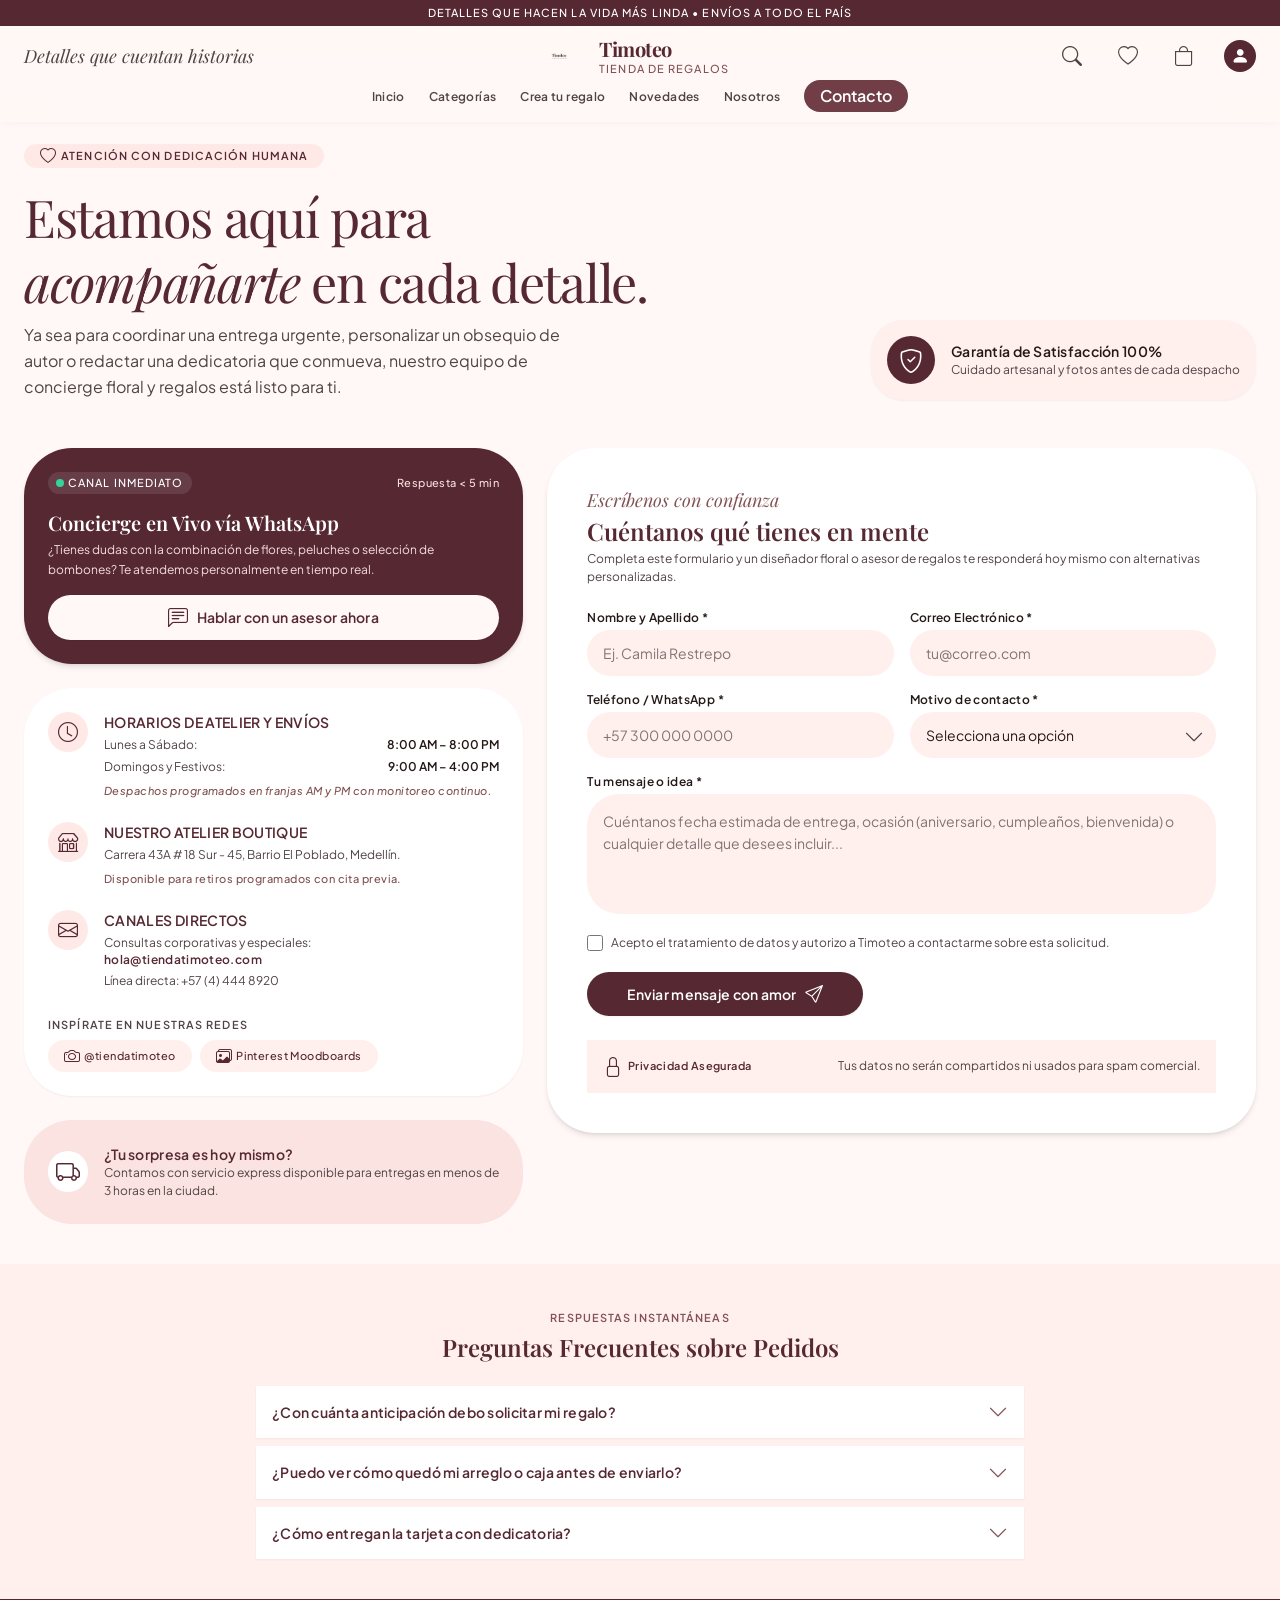
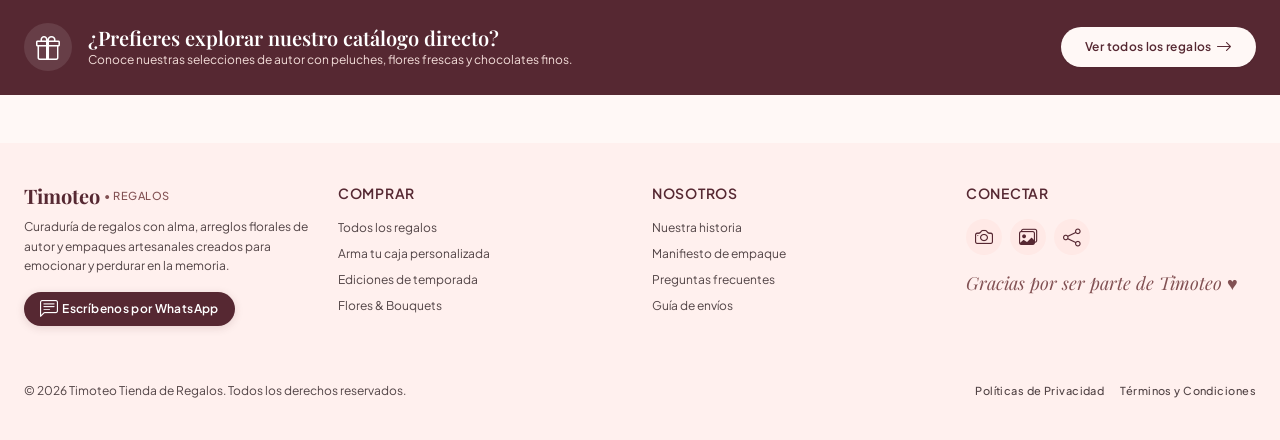
<file: contacto.html>
<!DOCTYPE html>
<html lang="es">
<head>
  <meta charset="UTF-8">
  <meta name="viewport" content="width=device-width, initial-scale=1, viewport-fit=cover">
  <title>Contacto y atención al cliente | Timoteo</title>
  <meta name="description" content="Escríbenos por WhatsApp o completa el formulario: coordinamos entregas, regalos personalizados y respondemos tus preguntas frecuentes.">
  <meta name="theme-color" content="#FFF8F6">
  <link rel="icon" type="image/svg+xml" href="assets/icons/favicon.svg">

  <link rel="preconnect" href="https://fonts.googleapis.com">
  <link rel="preconnect" href="https://fonts.gstatic.com" crossorigin>
  <link href="https://fonts.googleapis.com/css2?family=Caveat:wght@400;600;700&family=Playfair+Display:ital,wght@0,400;0,500;0,600;0,700;0,800;1,400;1,600&family=Plus+Jakarta+Sans:wght@300;400;500;600;700&display=swap" rel="stylesheet">
  <link rel="stylesheet" href="https://cdn.jsdelivr.net/npm/bootstrap@5.3.3/dist/css/bootstrap.min.css">
  <link rel="stylesheet" href="https://cdn.jsdelivr.net/npm/bootstrap-icons@1.11.3/font/bootstrap-icons.min.css">

  <link rel="stylesheet" href="css/variables.css">
  <link rel="stylesheet" href="css/reset.css">
  <link rel="stylesheet" href="css/base.css">
  <link rel="stylesheet" href="css/layout.css">
  <link rel="stylesheet" href="css/components.css">
  <link rel="stylesheet" href="css/pages-atelier.css">
  <link rel="stylesheet" href="css/animations.css">
  <link rel="stylesheet" href="css/responsive.css">
</head>
<body data-page="contacto" data-chrome="atelier" data-nav="contacto">
  <a class="skip-link" href="#main-content">Saltar al contenido</a>
  <header id="site-header"></header>

  <main id="main-content" class="ct-page">

    <section class="ct-hero">
      <div class="ct-hero__row">
        <div class="ct-hero__copy">
          <div class="ct-pill"><i class="bi bi-heart"></i><span>Atención con dedicación humana</span></div>
          <h1>Estamos aquí para <span>acompañarte</span> en cada detalle.</h1>
          <p>Ya sea para coordinar una entrega urgente, personalizar un obsequio de autor o redactar una dedicatoria que conmueva, nuestro equipo de concierge floral y regalos está listo para ti.</p>
        </div>
        <div class="ct-hero__badge">
          <span><i class="bi bi-shield-check"></i></span>
          <div>
            <b>Garantía de Satisfacción 100%</b>
            <small>Cuidado artesanal y fotos antes de cada despacho</small>
          </div>
        </div>
      </div>
    </section>

    <section class="ct-main">
      <div class="ct-main__grid">
        <div class="ct-side">
          <div class="ct-wa">
            <div class="ct-wa__top">
              <span class="ct-wa__live"><i></i>Canal Inmediato</span>
              <small>Respuesta &lt; 5 min</small>
            </div>
            <div>
              <h2>Concierge en Vivo vía WhatsApp</h2>
              <p>¿Tienes dudas con la combinación de flores, peluches o selección de bombones? Te atendemos personalmente en tiempo real.</p>
            </div>
            <a href="https://wa.me/573000000000" target="_blank" rel="noopener noreferrer"><i class="bi bi-chat-left-text"></i><span>Hablar con un asesor ahora</span></a>
          </div>

          <div class="ct-info">
            <div class="ct-info__row">
              <span class="ct-info__ico"><i class="bi bi-clock"></i></span>
              <div>
                <h3>Horarios de Atelier y Envíos</h3>
                <div class="ct-info__hours">
                  <div><span>Lunes a Sábado:</span><strong>8:00 AM – 8:00 PM</strong></div>
                  <div><span>Domingos y Festivos:</span><strong>9:00 AM – 4:00 PM</strong></div>
                  <p>Despachos programados en franjas AM y PM con monitoreo continuo.</p>
                </div>
              </div>
            </div>
            <div class="ct-info__row">
              <span class="ct-info__ico"><i class="bi bi-shop"></i></span>
              <div>
                <h3>Nuestro Atelier Boutique</h3>
                <p>Carrera 43A # 18 Sur - 45, Barrio El Poblado, Medellín.</p>
                <small>Disponible para retiros programados con cita previa.</small>
              </div>
            </div>
            <div class="ct-info__row">
              <span class="ct-info__ico"><i class="bi bi-envelope"></i></span>
              <div>
                <h3>Canales Directos</h3>
                <p>Consultas corporativas y especiales:</p>
                <a href="mailto:hola@tiendatimoteo.com">hola@tiendatimoteo.com</a>
                <span>Línea directa: +57 (4) 444 8920</span>
              </div>
            </div>
            <div class="ct-info__social">
              <span>Inspírate en nuestras redes</span>
              <div>
                <a href="#"><i class="bi bi-camera"></i><span>@tiendatimoteo</span></a>
                <a href="#"><i class="bi bi-images"></i><span>Pinterest Moodboards</span></a>
              </div>
            </div>
          </div>

          <div class="ct-express" id="envios">
            <span><i class="bi bi-truck"></i></span>
            <div>
              <p>¿Tu sorpresa es hoy mismo?</p>
              <small>Contamos con servicio express disponible para entregas en menos de 3 horas en la ciudad.</small>
            </div>
          </div>
        </div>

        <div class="ct-formcol">
          <div class="ct-form">
            <div class="ct-form__head">
              <span>Escríbenos con confianza</span>
              <h2>Cuéntanos qué tienes en mente</h2>
              <p>Completa este formulario y un diseñador floral o asesor de regalos te responderá hoy mismo con alternativas personalizadas.</p>
            </div>
            <form id="contactForm" novalidate>
              <div class="ct-form__two">
                <div class="ct-field">
                  <label for="fullName">Nombre y Apellido *</label>
                  <input id="fullName" name="nombre" type="text" placeholder="Ej. Camila Restrepo" autocomplete="name" required>
                  <em class="ct-field__err" data-err="fullName"></em>
                </div>
                <div class="ct-field">
                  <label for="userEmail">Correo Electrónico *</label>
                  <input id="userEmail" name="correo" type="email" placeholder="tu@correo.com" autocomplete="email" required>
                  <em class="ct-field__err" data-err="userEmail"></em>
                </div>
              </div>
              <div class="ct-form__two">
                <div class="ct-field">
                  <label for="userPhone">Teléfono / WhatsApp *</label>
                  <input id="userPhone" name="telefono" type="tel" placeholder="+57 300 000 0000" autocomplete="tel" required>
                  <em class="ct-field__err" data-err="userPhone"></em>
                </div>
                <div class="ct-field">
                  <label for="inquiryType">Motivo de contacto *</label>
                  <div class="ct-field__select">
                    <select id="inquiryType" name="motivo" required>
                      <option disabled selected value="">Selecciona una opción</option>
                      <option value="personalizado">Crea tu regalo a la medida</option>
                      <option value="corporativo">Regalos Corporativos &amp; Eventos</option>
                      <option value="pedido">Estado o seguimiento de un pedido</option>
                      <option value="envios">Tarifas especiales y entregas fuera de zona</option>
                      <option value="otro">Otro requerimiento</option>
                    </select>
                    <i class="bi bi-chevron-down"></i>
                  </div>
                  <em class="ct-field__err" data-err="inquiryType"></em>
                </div>
              </div>
              <div class="ct-field">
                <label for="messageText">Tu mensaje o idea *</label>
                <textarea id="messageText" name="mensaje" rows="4" placeholder="Cuéntanos fecha estimada de entrega, ocasión (aniversario, cumpleaños, bienvenida) o cualquier detalle que desees incluir..." required></textarea>
                <em class="ct-field__err" data-err="messageText"></em>
              </div>
              <div class="ct-terms">
                <input id="termsCheck" name="acepta" type="checkbox" required>
                <label for="termsCheck">Acepto el tratamiento de datos y autorizo a Timoteo a contactarme sobre esta solicitud.</label>
              </div>
              <em class="ct-field__err ct-field__err--terms" data-err="termsCheck"></em>
              <div class="ct-success" id="formSuccess" role="status" hidden>
                <div><i class="bi bi-heart"></i><span>¡Mensaje recibido con éxito!</span></div>
                <p>Un miembro de nuestro equipo se pondrá en contacto contigo a la brevedad.</p>
              </div>
              <button type="submit" class="ct-submit"><span>Enviar mensaje con amor</span><i class="bi bi-send"></i></button>
            </form>
            <div class="ct-privacy">
              <div><i class="bi bi-lock"></i><span>Privacidad Asegurada</span></div>
              <p>Tus datos no serán compartidos ni usados para spam comercial.</p>
            </div>
          </div>
        </div>
      </div>
    </section>

    <section class="ct-faq" id="faq">
      <div class="container-atelier">
        <div class="ct-faq__head">
          <span>Respuestas Instantáneas</span>
          <h2>Preguntas Frecuentes sobre Pedidos</h2>
        </div>
        <div class="ct-faq__list">
          <details>
            <summary><span>¿Con cuánta anticipación debo solicitar mi regalo?</span><i class="bi bi-chevron-down"></i></summary>
            <div>Para cajas estándar y bouquets de catálogo, realizamos despachos el mismo día si confirmas antes de la 1:00 PM. Para regalos altamente personalizados o temáticas corporativas, sugerimos entre 24 y 48 horas de anticipación para asegurar cada elemento a la perfección.</div>
          </details>
          <details>
            <summary><span>¿Puedo ver cómo quedó mi arreglo o caja antes de enviarlo?</span><i class="bi bi-chevron-down"></i></summary>
            <div>¡Totalmente! Hacemos parte del protocolo Timoteo enviar una fotografía en alta resolución vía WhatsApp una vez esté finalizado el armado y antes de que salga con nuestro mensajero, garantizando tu total tranquilidad.</div>
          </details>
          <details>
            <summary><span>¿Cómo entregan la tarjeta con dedicatoria?</span><i class="bi bi-chevron-down"></i></summary>
            <div>Cada regalo incluye una tarjeta en fino papel texturado de 240g, cerrada con sello lacrado artesanal o lazo de seda, escrita con tipografía editorial o caligrafía a mano según tu preferencia.</div>
          </details>
        </div>
      </div>
    </section>

    <section class="ct-strip">
      <div class="ct-strip__row">
        <div class="ct-strip__copy">
          <span><i class="bi bi-gift"></i></span>
          <div>
            <h3>¿Prefieres explorar nuestro catálogo directo?</h3>
            <p>Conoce nuestras selecciones de autor con peluches, flores frescas y chocolates finos.</p>
          </div>
        </div>
        <a href="catalogo.html"><span>Ver todos los regalos</span><i class="bi bi-arrow-right"></i></a>
      </div>
    </section>

  </main>

  <footer id="site-footer" class="site-footer"></footer>
  <div id="bottom-nav"></div>

  <script src="https://cdn.jsdelivr.net/npm/bootstrap@5.3.3/dist/js/bootstrap.bundle.min.js"></script>
  <script src="js/utils.js"></script>
  <script src="js/components/icons.js"></script>
  <script src="js/data/products.js"></script>
  <script src="js/data/categories.js"></script>
  <script src="js/services/productService.js"></script>
  <script src="js/services/categoryService.js"></script>
  <script src="js/services/cartService.js"></script>
  <script src="js/services/favoritesService.js"></script>
  <script src="js/components/productCard.js"></script>
  <script src="js/components/categoryCard.js"></script>
  <script src="js/components/toast.js"></script>
  <script src="js/components/cartBadge.js"></script>
  <script src="js/components/navbar.js"></script>
  <script src="js/components/mobileNavigation.js"></script>
  <script src="js/components/footer.js"></script>
  <script src="js/app.js"></script>
  <script src="js/pages/contact.js"></script>
</body>
</html>
</file>
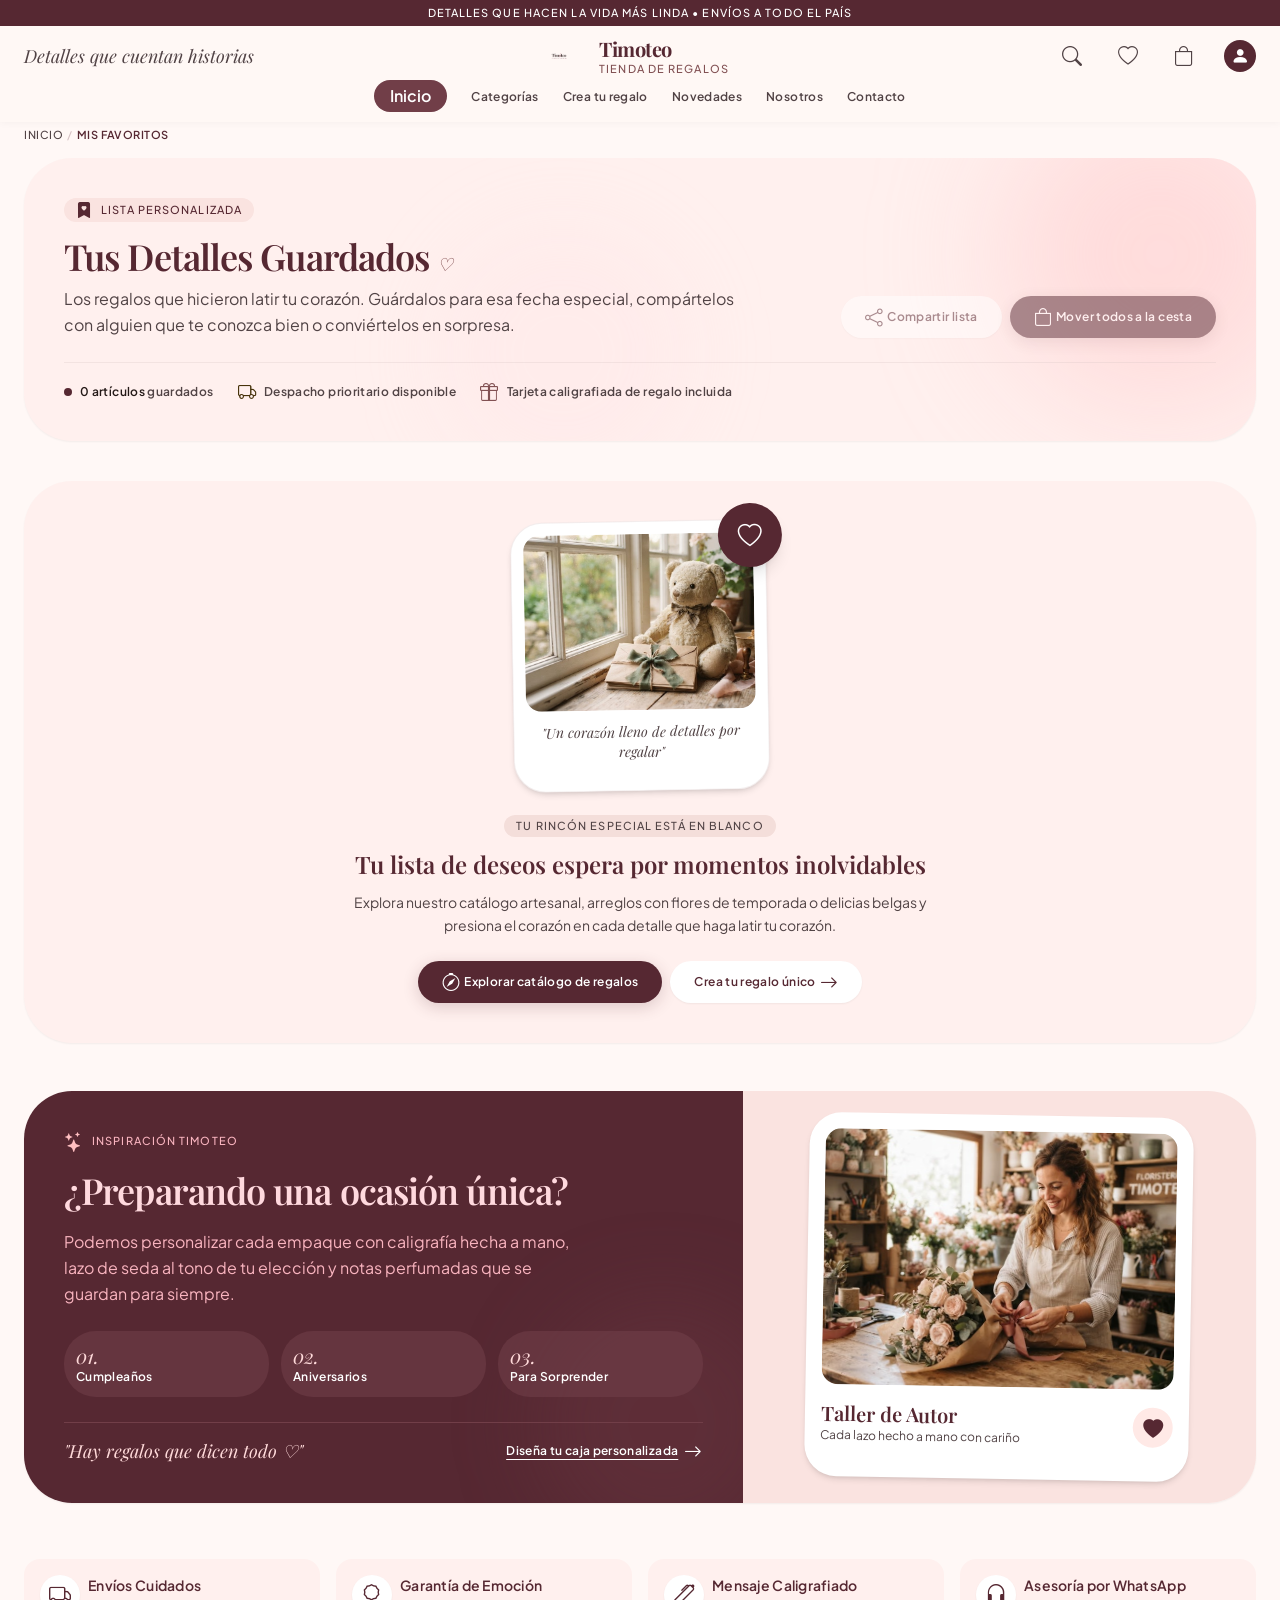
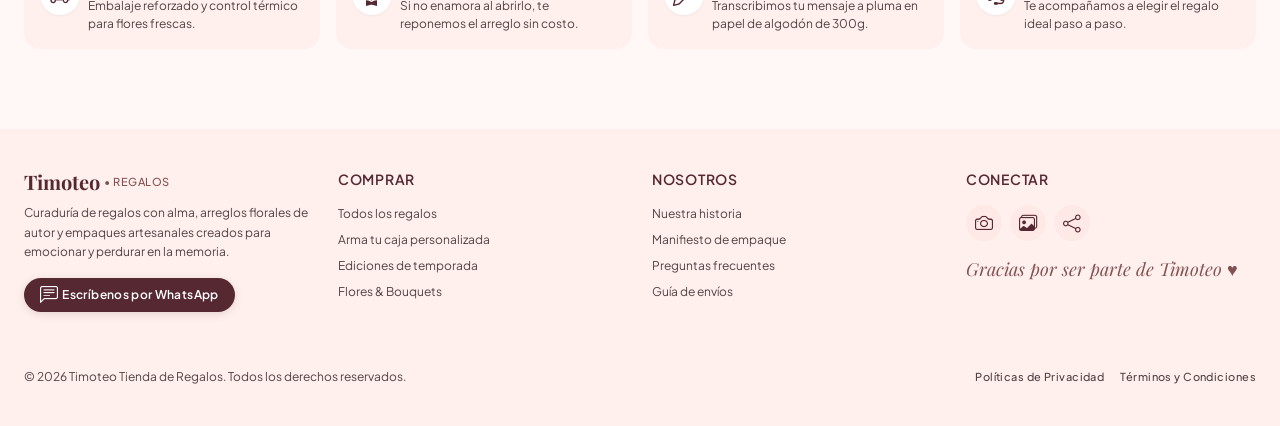
<file: favoritos.html>
<!DOCTYPE html>
<html lang="es">
<head>
  <meta charset="UTF-8">
  <meta name="viewport" content="width=device-width, initial-scale=1, viewport-fit=cover">
  <title>Mis favoritos | Timoteo</title>
  <meta name="description" content="Los regalos que hicieron latir tu corazón, guardados para esa fecha especial.">
  <meta name="theme-color" content="#FFF8F6">
  <link rel="icon" type="image/svg+xml" href="assets/icons/favicon.svg">

  <link rel="preconnect" href="https://fonts.googleapis.com">
  <link rel="preconnect" href="https://fonts.gstatic.com" crossorigin>
  <link href="https://fonts.googleapis.com/css2?family=Caveat:wght@400;600;700&family=Playfair+Display:ital,wght@0,400;0,500;0,600;0,700;0,800;1,400;1,600&family=Plus+Jakarta+Sans:wght@300;400;500;600;700&display=swap" rel="stylesheet">
  <link rel="stylesheet" href="https://cdn.jsdelivr.net/npm/bootstrap@5.3.3/dist/css/bootstrap.min.css">
  <link rel="stylesheet" href="https://cdn.jsdelivr.net/npm/bootstrap-icons@1.11.3/font/bootstrap-icons.min.css">

  <link rel="stylesheet" href="css/variables.css">
  <link rel="stylesheet" href="css/reset.css">
  <link rel="stylesheet" href="css/base.css">
  <link rel="stylesheet" href="css/layout.css">
  <link rel="stylesheet" href="css/components.css">
  <link rel="stylesheet" href="css/pages-atelier.css">
  <link rel="stylesheet" href="css/animations.css">
  <link rel="stylesheet" href="css/responsive.css">
</head>
<body data-page="favoritos" data-chrome="atelier" data-nav="home">
  <a class="skip-link" href="#main-content">Saltar al contenido</a>
  <header id="site-header"></header>

  <main id="main-content" class="fv-page">

    <section class="fv-hero container-atelier">
      <nav class="fv-crumb" aria-label="Ruta de exploración"><a href="index.html">Inicio</a><span>/</span><b>Mis Favoritos</b></nav>
      <div class="fv-hero__card">
        <div class="fv-hero__orb fv-hero__orb--a" aria-hidden="true"></div>
        <div class="fv-hero__orb fv-hero__orb--b" aria-hidden="true"></div>
        <div class="fv-hero__top">
          <div class="fv-hero__copy">
            <div class="fv-hero__chip"><i class="bi bi-bookmark-heart-fill"></i><span>Lista Personalizada</span></div>
            <h1>Tus Detalles Guardados <span>♡</span></h1>
            <p>Los regalos que hicieron latir tu corazón. Guárdalos para esa fecha especial, compártelos con alguien que te conozca bien o conviértelos en sorpresa.</p>
          </div>
          <div class="fv-hero__actions">
            <button type="button" class="fv-btn fv-btn--light" id="btnShareWishlist"><i class="bi bi-share"></i><span>Compartir lista</span></button>
            <button type="button" class="fv-btn fv-btn--dark" id="btnMoveAllToCart"><i class="bi bi-bag"></i><span>Mover todos a la cesta</span></button>
          </div>
        </div>
        <div class="fv-hero__stats">
          <div><i class="fv-dot"></i><span><b id="savedCountLabel">0 artículos</b> guardados</span></div>
          <div><i class="bi bi-truck"></i><span>Despacho prioritario disponible</span></div>
          <div><i class="bi bi-gift"></i><span>Tarjeta caligrafiada de regalo incluida</span></div>
        </div>
      </div>
    </section>

    <section class="fv-filters container-atelier" id="fv-filters-wrap">
      <div class="fv-filters__row">
        <div class="fv-filters__chips" id="fv-filters"></div>
        <div class="fv-filters__sort"><i class="bi bi-sort-down"></i><span>Recién añadidos</span></div>
      </div>
    </section>

    <section class="fv-list container-atelier">
      <ul class="fv-grid" id="favoritesGrid" role="list"></ul>

      <div class="fv-empty" id="emptyWishlistState" hidden>
        <div class="fv-empty__inner">
          <div class="fv-empty__art">
            <div class="fv-empty__polaroid">
              <div><img src="assets/images/catalog/osito-ventana.jpg" alt="Osito de peluche junto a una ventana"></div>
              <p>"Un corazón lleno de detalles por regalar"</p>
            </div>
            <span class="fv-empty__heart"><i class="bi bi-heart"></i></span>
          </div>
          <span class="fv-empty__pill">Tu rincón especial está en blanco</span>
          <h2>Tu lista de deseos espera por momentos inolvidables</h2>
          <p>Explora nuestro catálogo artesanal, arreglos con flores de temporada o delicias belgas y presiona el corazón en cada detalle que haga latir tu corazón.</p>
          <div class="fv-empty__ctas">
            <a class="fv-btn fv-btn--dark" href="catalogo.html"><i class="bi bi-compass"></i><span>Explorar catálogo de regalos</span></a>
            <a class="fv-btn fv-btn--light" href="personalizar.html"><span>Crea tu regalo único</span><i class="bi bi-arrow-right"></i></a>
          </div>
        </div>
      </div>
    </section>

    <section class="fv-inspo container-atelier">
      <div class="fv-inspo__grid">
        <div class="fv-inspo__dark">
          <div class="fv-inspo__glow" aria-hidden="true"></div>
          <div>
            <div class="fv-inspo__eyebrow"><i class="bi bi-stars"></i><span>Inspiración Timoteo</span></div>
            <h2>¿Preparando una ocasión única?</h2>
            <p>Podemos personalizar cada empaque con caligrafía hecha a mano, lazo de seda al tono de tu elección y notas perfumadas que se guardan para siempre.</p>
            <div class="fv-inspo__steps">
              <div><em>01.</em><b>Cumpleaños</b></div>
              <div><em>02.</em><b>Aniversarios</b></div>
              <div><em>03.</em><b>Para Sorprender</b></div>
            </div>
          </div>
          <div class="fv-inspo__foot">
            <span>"Hay regalos que dicen todo ♡"</span>
            <a href="personalizar.html"><span>Diseña tu caja personalizada</span><i class="bi bi-arrow-right"></i></a>
          </div>
        </div>
        <div class="fv-inspo__photo">
          <div class="fv-inspo__polaroid">
            <div><img src="assets/images/editorial/florista-lazo.jpg" alt="Florista envolviendo un bouquet artesanal"></div>
            <div class="fv-inspo__cap"><div><p>Taller de Autor</p><p>Cada lazo hecho a mano con cariño</p></div><span><i class="bi bi-heart-fill"></i></span></div>
          </div>
        </div>
      </div>
    </section>

    <section class="fv-perks container-atelier">
      <div class="fv-perks__grid">
        <div><span><i class="bi bi-truck"></i></span><div><h4>Envíos Cuidados</h4><p>Embalaje reforzado y control térmico para flores frescas.</p></div></div>
        <div><span><i class="bi bi-award"></i></span><div><h4>Garantía de Emoción</h4><p>Si no enamora al abrirlo, te reponemos el arreglo sin costo.</p></div></div>
        <div><span><i class="bi bi-pen"></i></span><div><h4>Mensaje Caligrafiado</h4><p>Transcribimos tu mensaje a pluma en papel de algodón de 300g.</p></div></div>
        <div><span><i class="bi bi-headset"></i></span><div><h4>Asesoría por WhatsApp</h4><p>Te acompañamos a elegir el regalo ideal paso a paso.</p></div></div>
      </div>
    </section>

  </main>

  <footer id="site-footer" class="site-footer"></footer>
  <div id="bottom-nav"></div>

  <script src="https://cdn.jsdelivr.net/npm/bootstrap@5.3.3/dist/js/bootstrap.bundle.min.js"></script>
  <script src="js/utils.js"></script>
  <script src="js/components/icons.js"></script>
  <script src="js/data/products.js"></script>
  <script src="js/data/categories.js"></script>
  <script src="js/services/productService.js"></script>
  <script src="js/services/categoryService.js"></script>
  <script src="js/services/cartService.js"></script>
  <script src="js/services/favoritesService.js"></script>
  <script src="js/components/productCard.js"></script>
  <script src="js/components/categoryCard.js"></script>
  <script src="js/components/toast.js"></script>
  <script src="js/components/cartBadge.js"></script>
  <script src="js/components/navbar.js"></script>
  <script src="js/components/mobileNavigation.js"></script>
  <script src="js/components/footer.js"></script>
  <script src="js/app.js"></script>
  <script src="js/pages/favorites.js"></script>
</body>
</html>
</file>
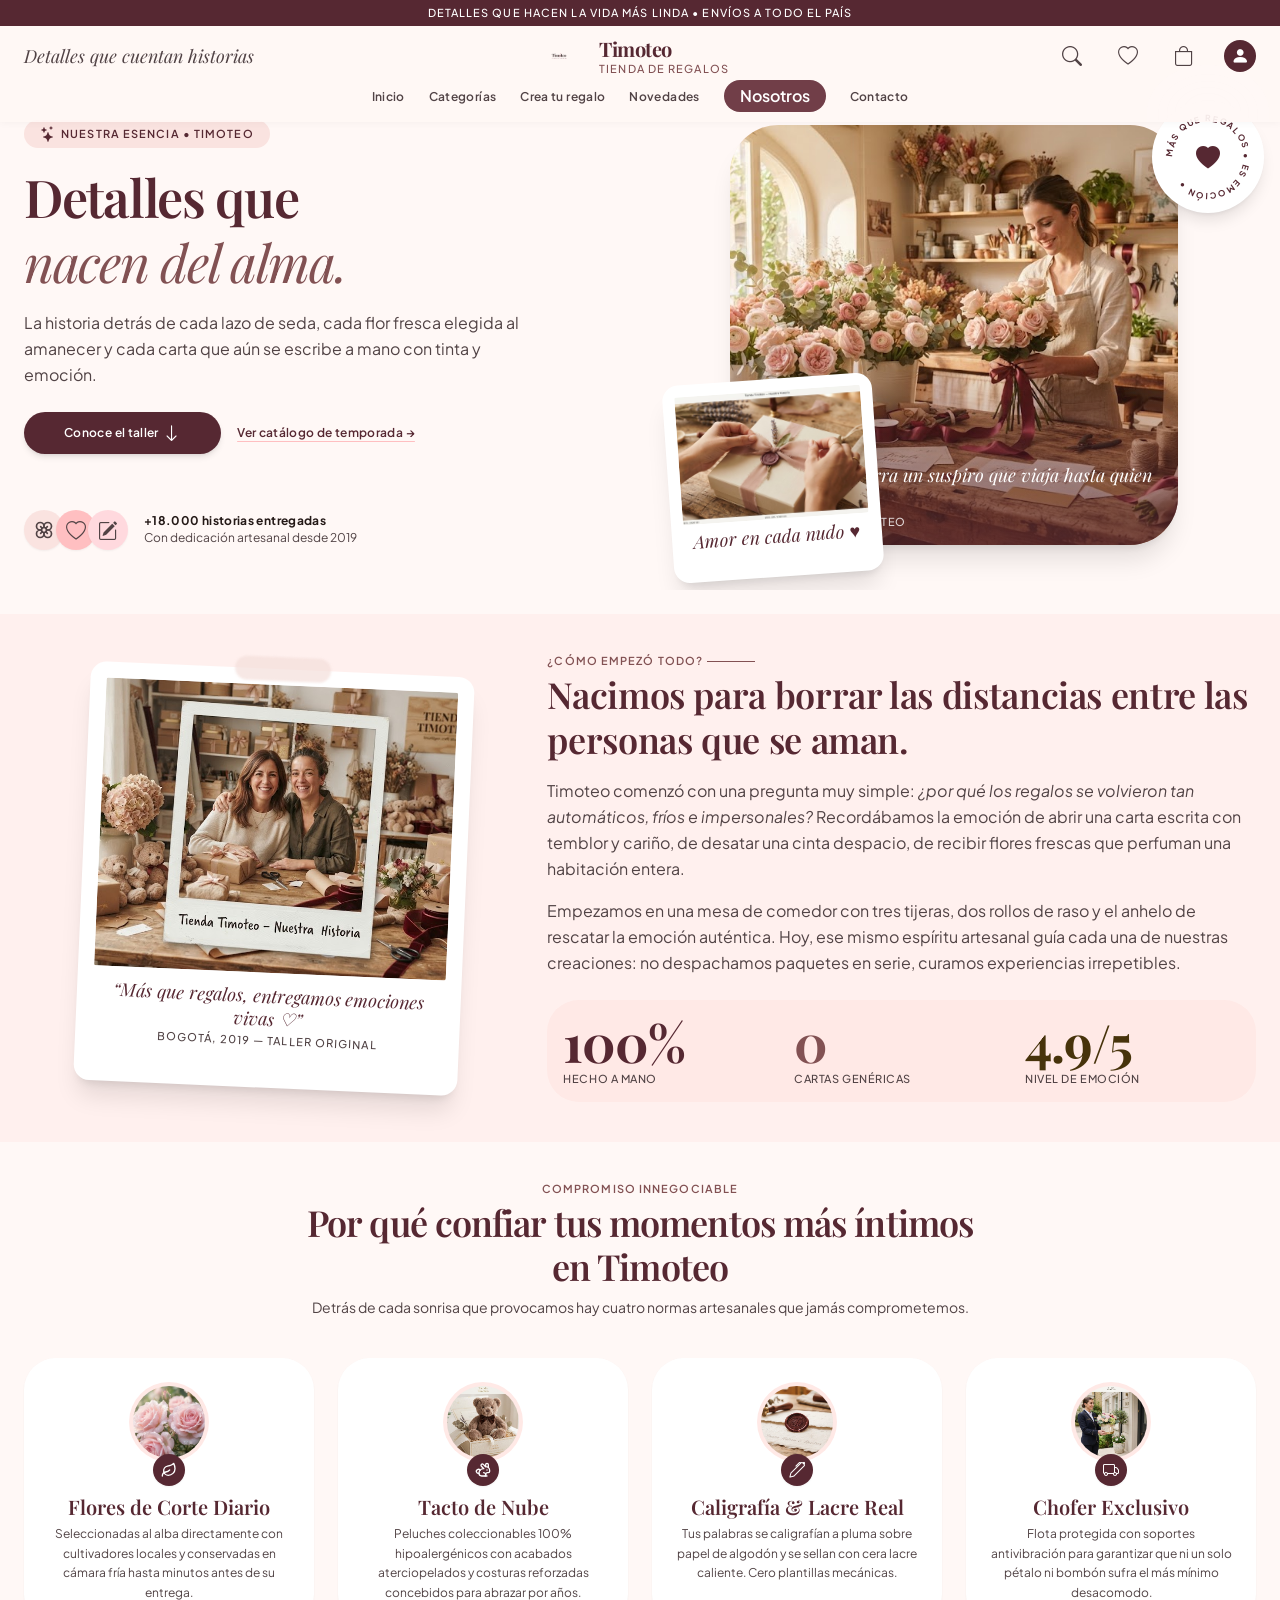
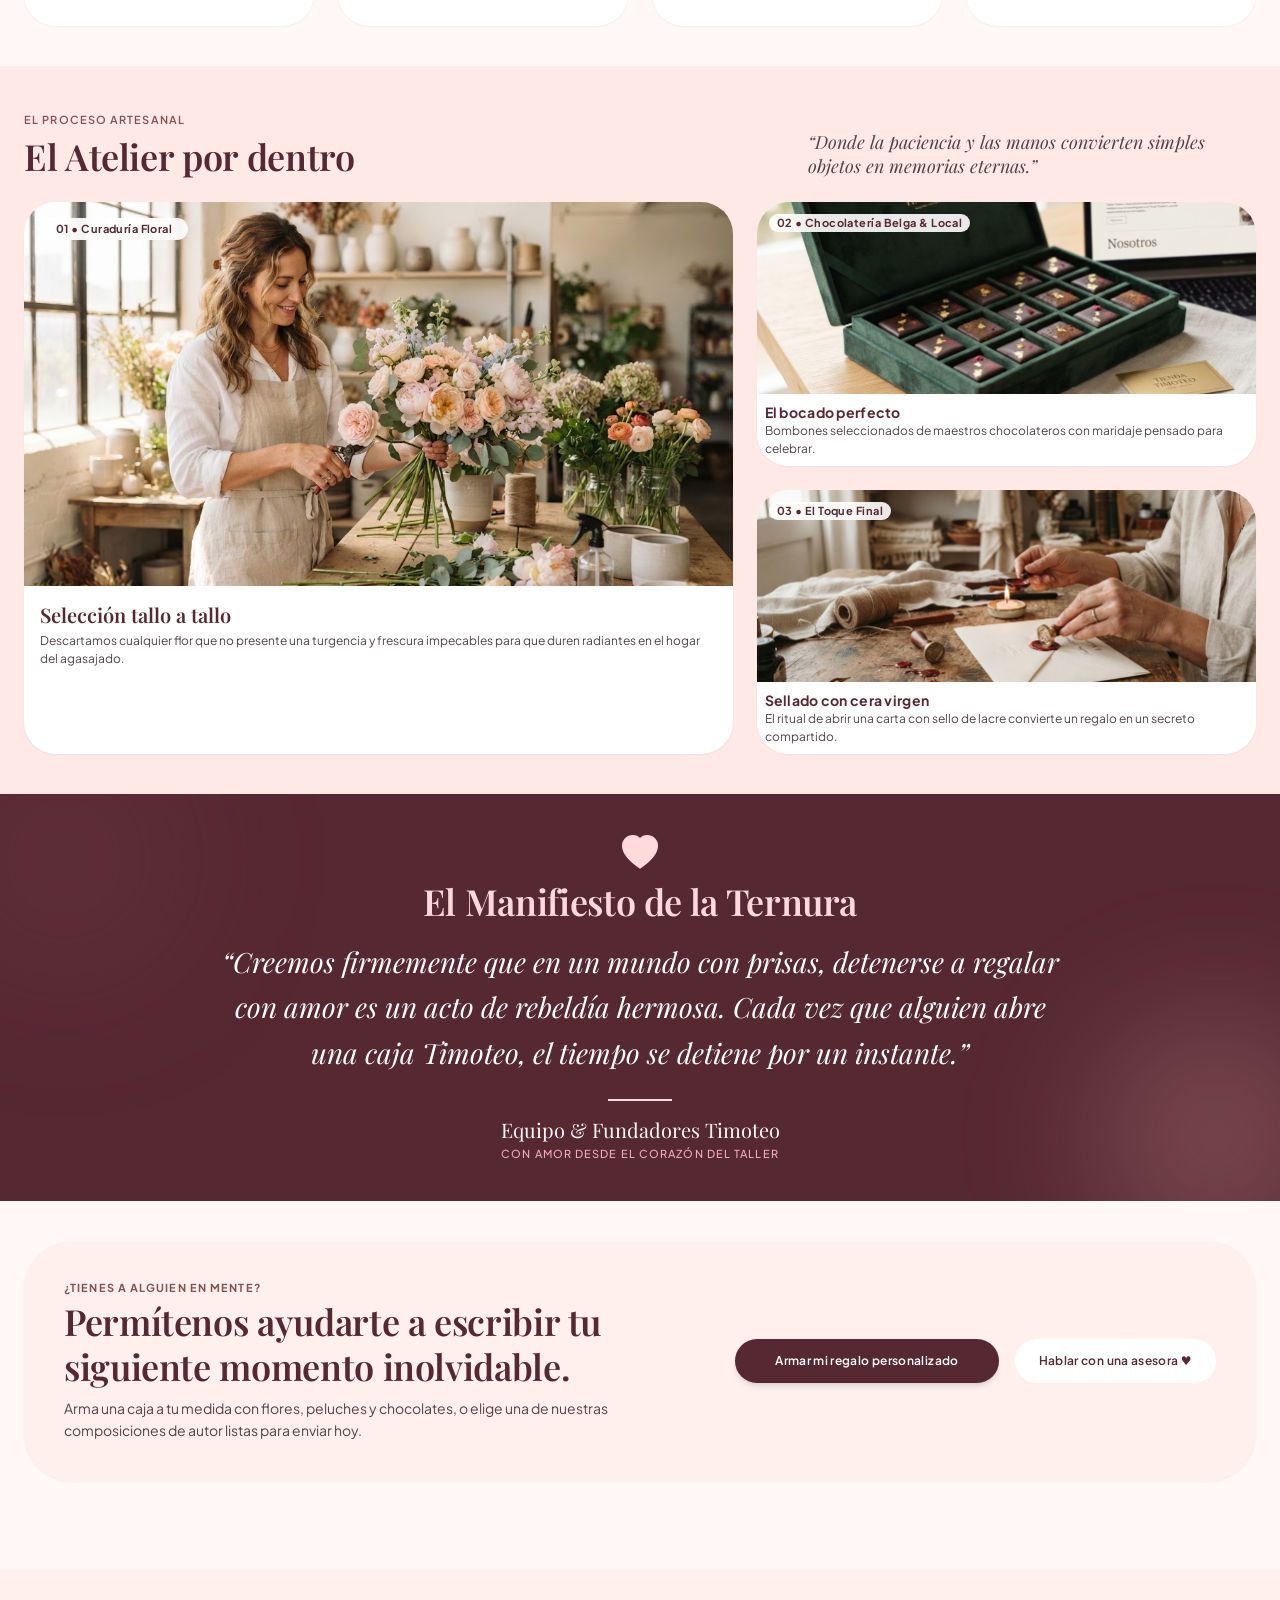
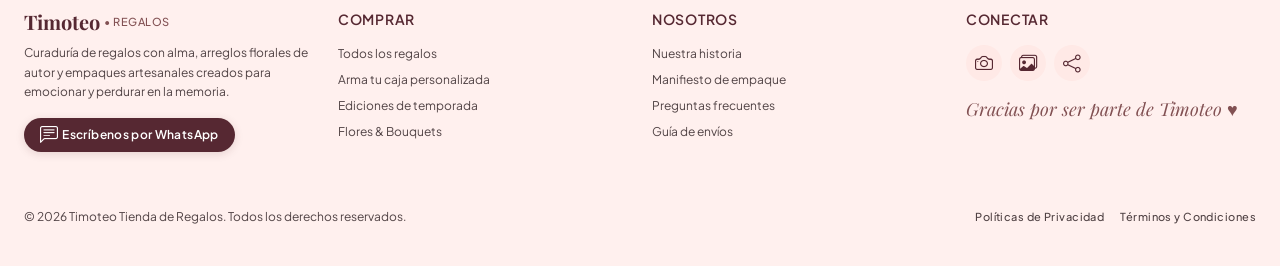
<file: nosotros.html>
<!DOCTYPE html>
<html lang="es">
<head>
  <meta charset="UTF-8">
  <meta name="viewport" content="width=device-width, initial-scale=1, viewport-fit=cover">
  <title>Nuestra historia | Timoteo</title>
  <meta name="description" content="La historia de Timoteo: detalles artesanales que nacen del alma, flores frescas, peluches de colección y cartas escritas a mano.">
  <meta name="theme-color" content="#FFF8F6">
  <link rel="icon" type="image/svg+xml" href="assets/icons/favicon.svg">

  <link rel="preconnect" href="https://fonts.googleapis.com">
  <link rel="preconnect" href="https://fonts.gstatic.com" crossorigin>
  <link href="https://fonts.googleapis.com/css2?family=Caveat:wght@400;600;700&family=Playfair+Display:ital,wght@0,400;0,500;0,600;0,700;0,800;1,400;1,600&family=Plus+Jakarta+Sans:wght@300;400;500;600;700&display=swap" rel="stylesheet">
  <link rel="stylesheet" href="https://cdn.jsdelivr.net/npm/bootstrap@5.3.3/dist/css/bootstrap.min.css">
  <link rel="stylesheet" href="https://cdn.jsdelivr.net/npm/bootstrap-icons@1.11.3/font/bootstrap-icons.min.css">

  <link rel="stylesheet" href="css/variables.css">
  <link rel="stylesheet" href="css/reset.css">
  <link rel="stylesheet" href="css/base.css">
  <link rel="stylesheet" href="css/layout.css">
  <link rel="stylesheet" href="css/components.css">
  <link rel="stylesheet" href="css/pages-atelier.css">
  <link rel="stylesheet" href="css/animations.css">
  <link rel="stylesheet" href="css/responsive.css">
</head>
<body data-page="nosotros" data-chrome="atelier" data-nav="nosotros">
  <a class="skip-link" href="#main-content">Saltar al contenido</a>
  <header id="site-header"></header>

  <main id="main-content" class="ns-page">

    <!-- Hero narrativo -->
    <section class="ns-hero">
      <div class="ns-hero__wrap">
        <div class="ns-hero__grid">
          <div class="ns-hero__copy">
            <div class="ns-pill"><i class="bi bi-stars"></i><span>Nuestra Esencia • Timoteo</span></div>
            <h1>Detalles que <br><span>nacen del alma.</span></h1>
            <p>La historia detrás de cada lazo de seda, cada flor fresca elegida al amanecer y cada carta que aún se escribe a mano con tinta y emoción.</p>
            <div class="ns-hero__cta">
              <a class="ns-hero__main" href="#nuestra-historia"><span>Conoce el taller</span><i class="bi bi-arrow-down"></i></a>
              <a class="ns-hero__link" href="novedades.html">Ver catálogo de temporada →</a>
            </div>
            <div class="ns-trust">
              <div class="ns-trust__faces" aria-hidden="true">
                <span class="ns-trust__face ns-trust__face--a"><i data-icon="blossom" data-size="20"></i></span>
                <span class="ns-trust__face ns-trust__face--b"><i class="bi bi-heart"></i></span>
                <span class="ns-trust__face ns-trust__face--c"><i class="bi bi-pencil-square"></i></span>
              </div>
              <div>
                <b>+18.000 historias entregadas</b>
                <span>Con dedicación artesanal desde 2019</span>
              </div>
            </div>
          </div>

          <div class="ns-hero__visual">
            <div class="ns-hero__stamp" aria-hidden="true">
              <svg viewBox="0 0 100 100">
                <path id="nsStampPath" d="M 50,50 m -37,0 a 37,37 0 1,1 74,0 a 37,37 0 1,1 -74,0" fill="none"/>
                <text font-family="Plus Jakarta Sans, sans-serif" font-size="8.8" letter-spacing="1.5"><textPath href="#nsStampPath">MÁS QUE REGALOS • ES EMOCIÓN •</textPath></text>
              </svg>
              <i class="bi bi-heart-fill"></i>
            </div>
            <div class="ns-hero__photo">
              <img src="assets/images/editorial/taller-florista.jpg" alt="Taller de regalos artesanal con mesa de madera, flores frescas y cintas de seda">
              <div class="ns-hero__shade"></div>
              <div class="ns-hero__quote">
                <p>“Cada caja encierra un suspiro que viaja hasta quien más quieres.”</p>
                <span>Atelier Central Timoteo</span>
              </div>
            </div>
            <div class="ns-hero__polaroid">
              <img src="assets/images/editorial/manos-lazo.jpg" alt="Manos atando una cinta de seda rosa sobre un regalo">
              <p>Amor en cada nudo ♥</p>
            </div>
          </div>
        </div>
      </div>
    </section>

    <!-- Nuestra historia -->
    <section class="ns-story" id="nuestra-historia">
      <div class="container-atelier">
        <div class="ns-story__grid">
          <div class="ns-story__pol">
            <div class="ns-story__card">
              <span class="ns-story__tape" aria-hidden="true"></span>
              <img src="assets/images/editorial/fundadoras-polaroid.jpg" alt="Las fundadoras de Timoteo sonriendo en el taller original" loading="lazy">
              <div>
                <span>“Más que regalos, entregamos emociones vivas ♡”</span>
                <small>Bogotá, 2019 — Taller Original</small>
              </div>
            </div>
          </div>
          <div class="ns-story__copy">
            <div class="ns-eyebrow-line"><span>¿Cómo empezó todo?</span><i></i></div>
            <h2>Nacimos para borrar las distancias entre las personas que se aman.</h2>
            <div class="ns-story__text">
              <p>Timoteo comenzó con una pregunta muy simple: <em>¿por qué los regalos se volvieron tan automáticos, fríos e impersonales?</em> Recordábamos la emoción de abrir una carta escrita con temblor y cariño, de desatar una cinta despacio, de recibir flores frescas que perfuman una habitación entera.</p>
              <p>Empezamos en una mesa de comedor con tres tijeras, dos rollos de raso y el anhelo de rescatar la emoción auténtica. Hoy, ese mismo espíritu artesanal guía cada una de nuestras creaciones: no despachamos paquetes en serie, curamos experiencias irrepetibles.</p>
            </div>
            <div class="ns-story__stats">
              <div><b class="is-primary">100%</b><span>Hecho a Mano</span></div>
              <div><b class="is-secondary">0</b><span>Cartas Genéricas</span></div>
              <div><b class="is-tertiary">4.9/5</b><span>Nivel de Emoción</span></div>
            </div>
          </div>
        </div>
      </div>
    </section>

    <!-- Los cuatro pilares -->
    <section class="ns-pillars">
      <div class="ns-pillars__head">
        <span class="ns-eyebrow">Compromiso Innegociable</span>
        <h2>Por qué confiar tus momentos más íntimos en Timoteo</h2>
        <p>Detrás de cada sonrisa que provocamos hay cuatro normas artesanales que jamás comprometemos.</p>
      </div>
      <div class="ns-pillars__grid">
        <article class="ns-pillar">
          <div class="ns-pillar__img"><img src="assets/images/editorial/rosas-rocio.jpg" alt="Rosas rosadas con gotas de rocío" loading="lazy"></div>
          <span class="ns-pillar__ico"><i data-icon="leaf" data-size="16"></i></span>
          <h3>Flores de Corte Diario</h3>
          <p>Seleccionadas al alba directamente con cultivadores locales y conservadas en cámara fría hasta minutos antes de su entrega.</p>
        </article>
        <article class="ns-pillar">
          <div class="ns-pillar__img"><img src="assets/images/editorial/osito-caja.jpg" alt="Osito de peluche suave color mocha" loading="lazy"></div>
          <span class="ns-pillar__ico"><i data-icon="rabbit" data-size="16"></i></span>
          <h3>Tacto de Nube</h3>
          <p>Peluches coleccionables 100% hipoalergénicos con acabados aterciopelados y costuras reforzadas concebidos para abrazar por años.</p>
        </article>
        <article class="ns-pillar">
          <div class="ns-pillar__img"><img src="assets/images/editorial/sello-lacre.jpg" alt="Sello de lacre rojo vino sobre papel de algodón" loading="lazy"></div>
          <span class="ns-pillar__ico"><i class="bi bi-pen"></i></span>
          <h3>Caligrafía &amp; Lacre Real</h3>
          <p>Tus palabras se caligrafían a pluma sobre papel de algodón y se sellan con cera lacre caliente. Cero plantillas mecánicas.</p>
        </article>
        <article class="ns-pillar">
          <div class="ns-pillar__img"><img src="assets/images/editorial/mensajero.jpg" alt="Mensajero uniformado sosteniendo una caja de flores" loading="lazy"></div>
          <span class="ns-pillar__ico"><i class="bi bi-truck"></i></span>
          <h3>Chofer Exclusivo</h3>
          <p>Flota protegida con soportes antivibración para garantizar que ni un solo pétalo ni bombón sufra el más mínimo desacomodo.</p>
        </article>
      </div>
    </section>

    <!-- El atelier por dentro -->
    <section class="ns-atelier">
      <div class="container-atelier">
        <div class="ns-atelier__head">
          <div>
            <span class="ns-eyebrow ns-eyebrow--inline">El Proceso Artesanal</span>
            <h2>El Atelier por dentro</h2>
          </div>
          <p>“Donde la paciencia y las manos convierten simples objetos en memorias eternas.”</p>
        </div>
        <div class="ns-atelier__grid">
          <article class="ns-acard ns-acard--big">
            <div class="ns-acard__img">
              <img src="assets/images/editorial/florista-tallo.jpg" alt="Florista con delantal de lino recortando tallos frescos" loading="lazy">
              <span>01 • Curaduría Floral</span>
            </div>
            <div class="ns-acard__body">
              <h4>Selección tallo a tallo</h4>
              <p>Descartamos cualquier flor que no presente una turgencia y frescura impecables para que duren radiantes en el hogar del agasajado.</p>
            </div>
          </article>
          <div class="ns-atelier__col">
            <article class="ns-acard ns-acard--sm">
              <div class="ns-acard__img">
                <img src="assets/images/editorial/bombones-verde.jpg" alt="Bombones artesanales con hojuelas de oro y frambuesa" loading="lazy">
                <span>02 • Chocolatería Belga &amp; Local</span>
              </div>
              <div class="ns-acard__body">
                <h4>El bocado perfecto</h4>
                <p>Bombones seleccionados de maestros chocolateros con maridaje pensado para celebrar.</p>
              </div>
            </article>
            <article class="ns-acard ns-acard--sm">
              <div class="ns-acard__img">
                <img src="assets/images/editorial/sello-cera.jpg" alt="Artesana derritiendo cera roja para sellar una carta" loading="lazy">
                <span>03 • El Toque Final</span>
              </div>
              <div class="ns-acard__body">
                <h4>Sellado con cera virgen</h4>
                <p>El ritual de abrir una carta con sello de lacre convierte un regalo en un secreto compartido.</p>
              </div>
            </article>
          </div>
        </div>
      </div>
    </section>

    <!-- Manifiesto -->
    <section class="ns-manifest" id="manifiesto">
      <div class="ns-manifest__inner">
        <i class="bi bi-heart-fill" aria-hidden="true"></i>
        <h2>El Manifiesto de la Ternura</h2>
        <blockquote>“Creemos firmemente que en un mundo con prisas, detenerse a regalar con amor es un acto de rebeldía hermosa. Cada vez que alguien abre una caja Timoteo, el tiempo se detiene por un instante.”</blockquote>
        <div class="ns-manifest__line"></div>
        <div class="ns-manifest__sig">
          <span>Equipo &amp; Fundadores Timoteo</span>
          <small>Con amor desde el corazón del taller</small>
        </div>
      </div>
      <div class="ns-manifest__glow ns-manifest__glow--a" aria-hidden="true"></div>
      <div class="ns-manifest__glow ns-manifest__glow--b" aria-hidden="true"></div>
    </section>

    <!-- CTA final -->
    <section class="ns-cta">
      <div class="ns-cta__card">
        <div class="ns-cta__copy">
          <span class="ns-eyebrow ns-eyebrow--bold">¿Tienes a alguien en mente?</span>
          <h3>Permítenos ayudarte a escribir tu siguiente momento inolvidable.</h3>
          <p>Arma una caja a tu medida con flores, peluches y chocolates, o elige una de nuestras composiciones de autor listas para enviar hoy.</p>
        </div>
        <div class="ns-cta__btns">
          <a class="ns-cta__main" href="personalizar.html">Armar mi regalo personalizado</a>
          <a class="ns-cta__alt" href="https://wa.me/573000000000" target="_blank" rel="noopener noreferrer">Hablar con una asesora ♥</a>
        </div>
      </div>
    </section>

  </main>

  <footer id="site-footer" class="site-footer"></footer>
  <div id="bottom-nav"></div>

  <script src="https://cdn.jsdelivr.net/npm/bootstrap@5.3.3/dist/js/bootstrap.bundle.min.js"></script>
  <script src="js/utils.js"></script>
  <script src="js/components/icons.js"></script>
  <script src="js/data/products.js"></script>
  <script src="js/data/categories.js"></script>
  <script src="js/services/productService.js"></script>
  <script src="js/services/categoryService.js"></script>
  <script src="js/services/cartService.js"></script>
  <script src="js/services/favoritesService.js"></script>
  <script src="js/components/productCard.js"></script>
  <script src="js/components/categoryCard.js"></script>
  <script src="js/components/toast.js"></script>
  <script src="js/components/cartBadge.js"></script>
  <script src="js/components/navbar.js"></script>
  <script src="js/components/mobileNavigation.js"></script>
  <script src="js/components/footer.js"></script>
  <script src="js/app.js"></script>
</body>
</html>
</file>
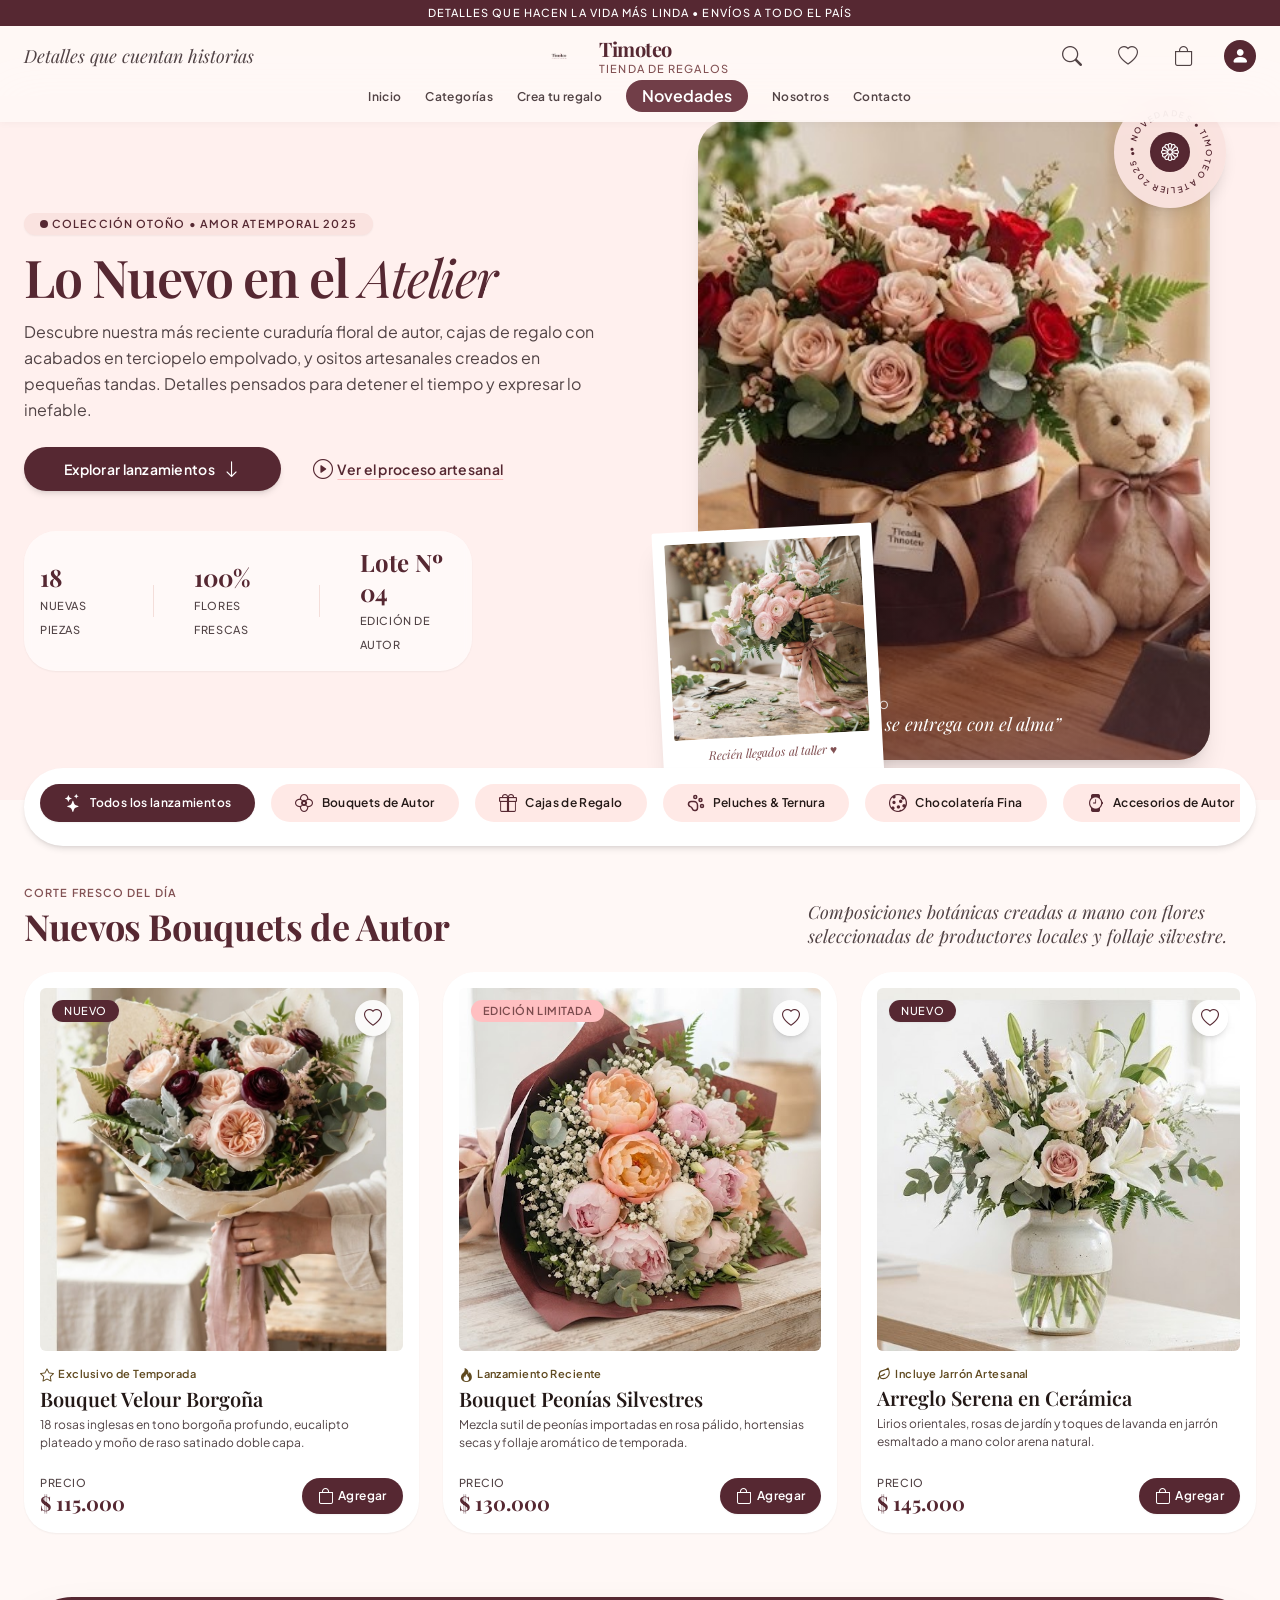
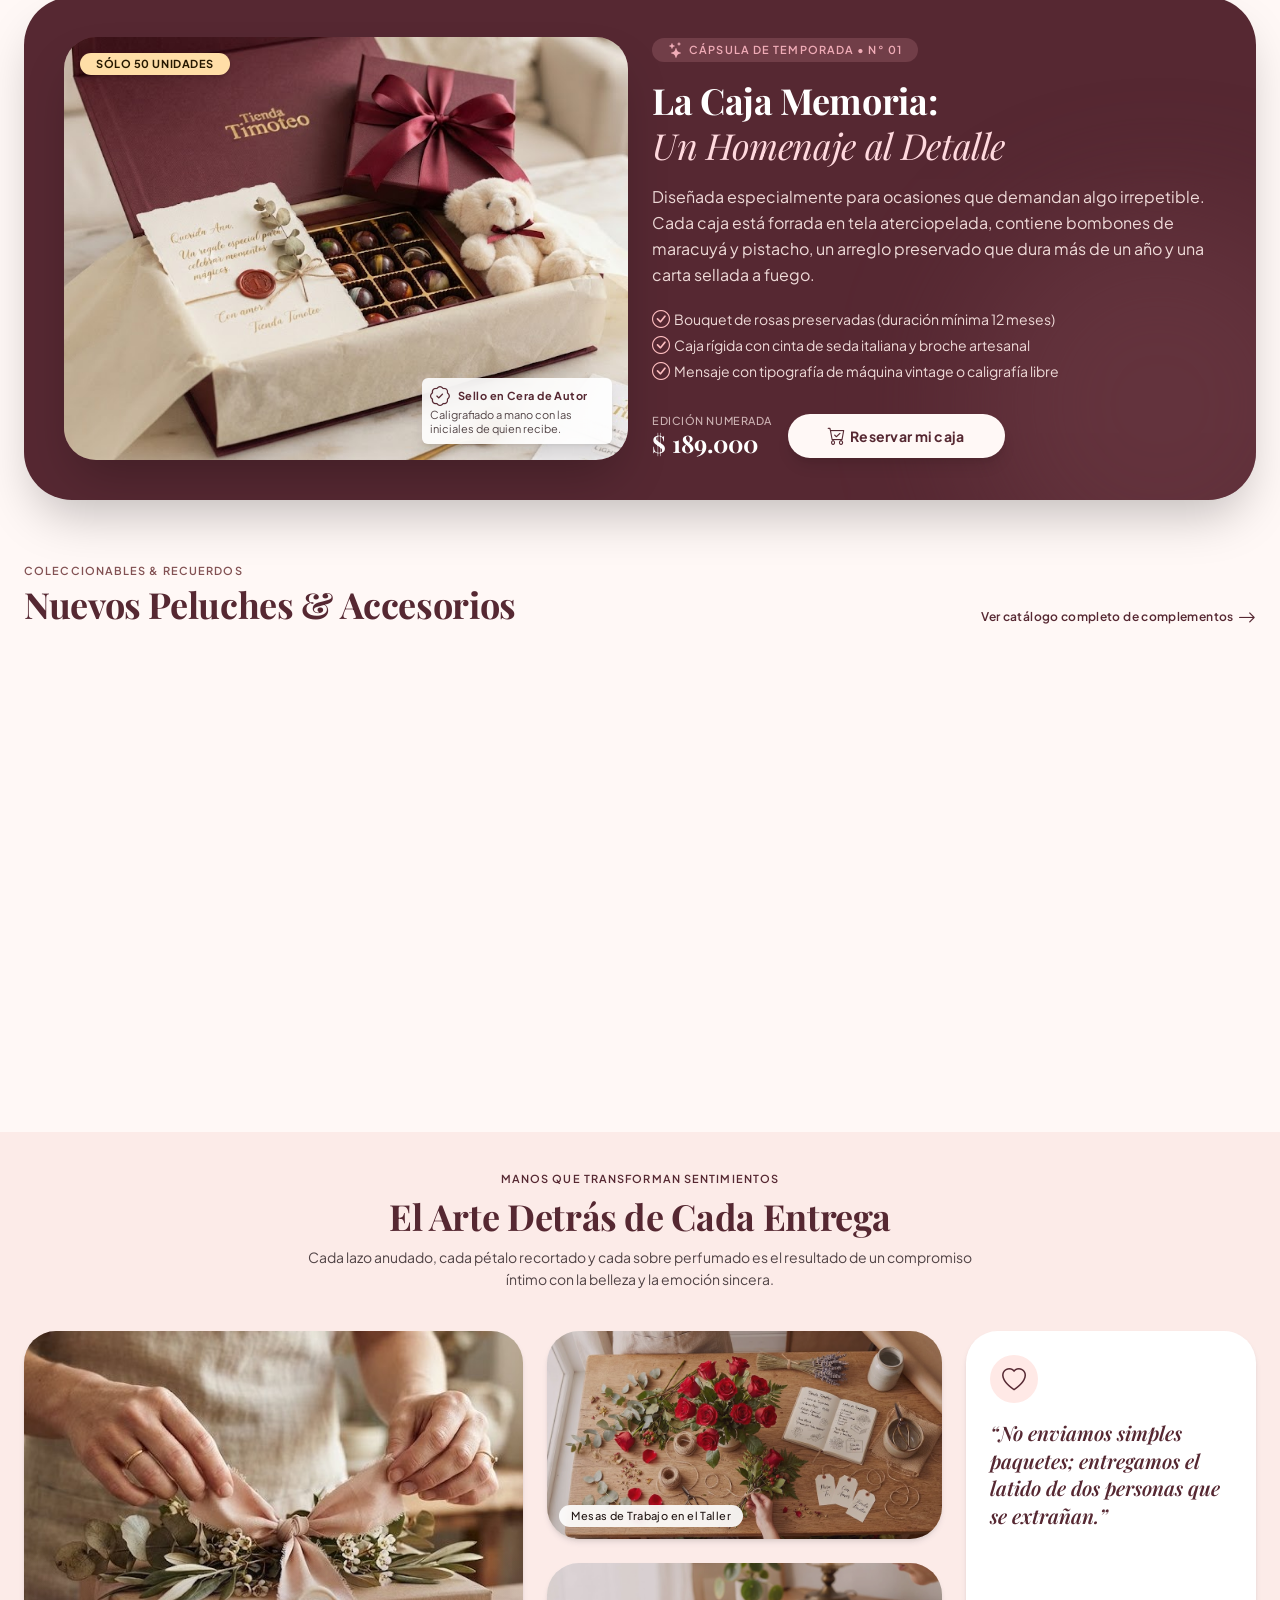
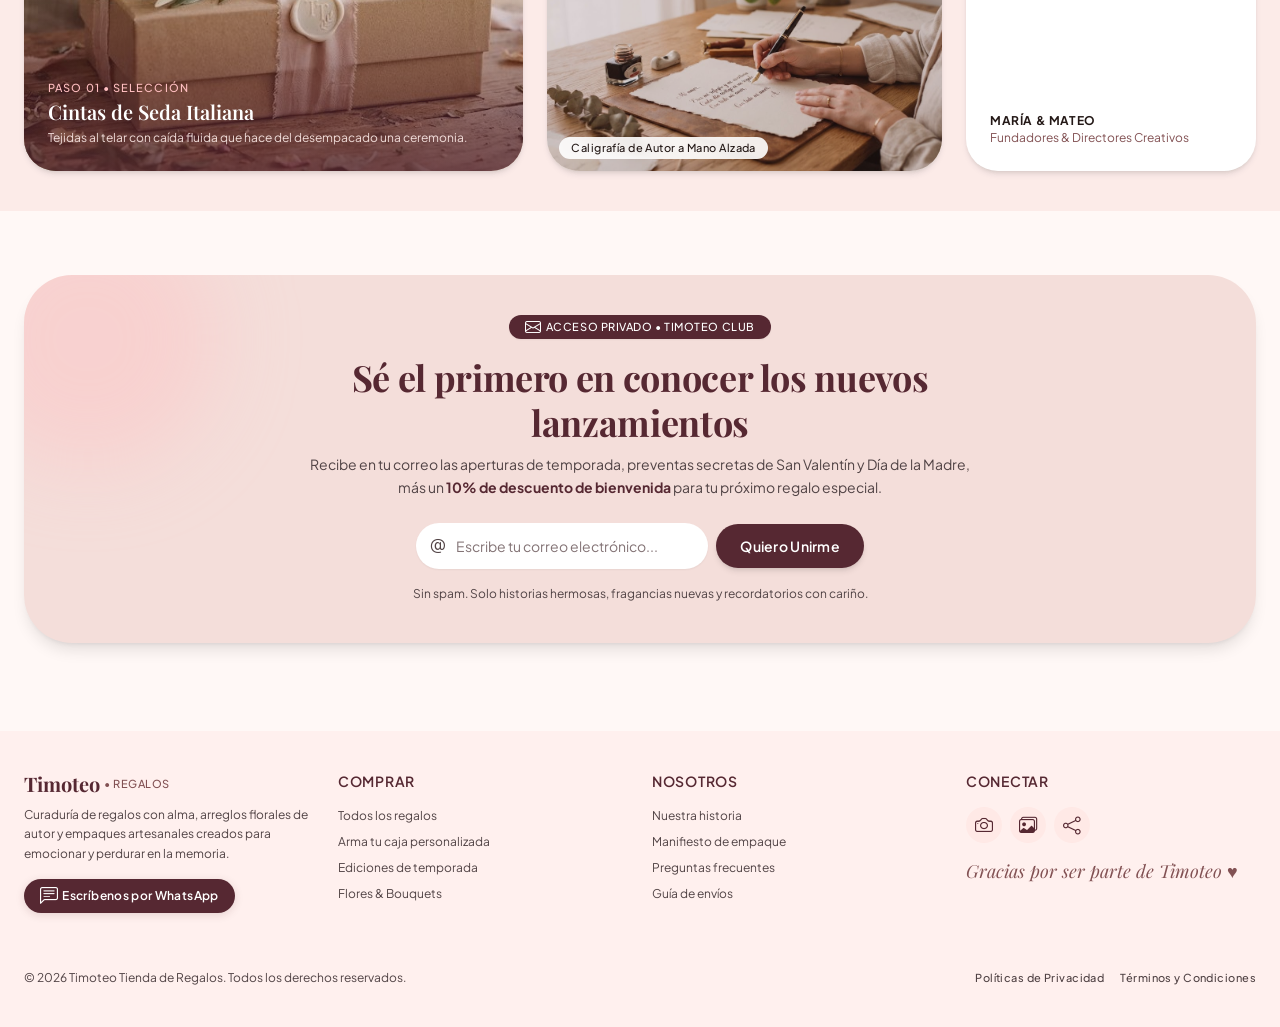
<file: novedades.html>
<!DOCTYPE html>
<html lang="es">
<head>
  <meta charset="UTF-8">
  <meta name="viewport" content="width=device-width, initial-scale=1, viewport-fit=cover">
  <title>Novedades y ediciones de temporada | Timoteo</title>
  <meta name="description" content="Lo nuevo en el atelier de Timoteo: bouquets de autor, la Caja Memoria, peluches y accesorios en ediciones de temporada.">
  <meta name="theme-color" content="#FFF8F6">
  <link rel="icon" type="image/svg+xml" href="assets/icons/favicon.svg">

  <link rel="preconnect" href="https://fonts.googleapis.com">
  <link rel="preconnect" href="https://fonts.gstatic.com" crossorigin>
  <link href="https://fonts.googleapis.com/css2?family=Caveat:wght@400;600;700&family=Playfair+Display:ital,wght@0,400;0,500;0,600;0,700;0,800;1,400;1,600&family=Plus+Jakarta+Sans:wght@300;400;500;600;700&display=swap" rel="stylesheet">
  <link rel="stylesheet" href="https://cdn.jsdelivr.net/npm/bootstrap@5.3.3/dist/css/bootstrap.min.css">
  <link rel="stylesheet" href="https://cdn.jsdelivr.net/npm/bootstrap-icons@1.11.3/font/bootstrap-icons.min.css">

  <link rel="stylesheet" href="css/variables.css">
  <link rel="stylesheet" href="css/reset.css">
  <link rel="stylesheet" href="css/base.css">
  <link rel="stylesheet" href="css/layout.css">
  <link rel="stylesheet" href="css/components.css">
  <link rel="stylesheet" href="css/pages-atelier.css">
  <link rel="stylesheet" href="css/animations.css">
  <link rel="stylesheet" href="css/responsive.css">
</head>
<body data-page="novedades" data-chrome="atelier" data-nav="novedades">
  <a class="skip-link" href="#main-content">Saltar al contenido</a>
  <header id="site-header"></header>

  <main id="main-content" class="nv-page">

    <!-- Hero editorial -->
    <section class="nv-hero">
      <div class="container-atelier nv-hero__wrap">
        <div class="nv-hero__grid">
          <div class="nv-hero__copy">
            <div class="nv-pill"><span class="nv-pill__dot"></span><span>Colección Otoño • Amor Atemporal 2025</span></div>
            <h1>Lo Nuevo en el <span>Atelier</span></h1>
            <p>Descubre nuestra más reciente curaduría floral de autor, cajas de regalo con acabados en terciopelo empolvado, y ositos artesanales creados en pequeñas tandas. Detalles pensados para detener el tiempo y expresar lo inefable.</p>
            <div class="nv-hero__cta">
              <a class="nv-hero__main" href="#catalogo-novedades"><span>Explorar lanzamientos</span><i class="bi bi-arrow-down"></i></a>
              <a class="nv-hero__link" href="#lookbook-atelier"><i class="bi bi-play-circle"></i><span>Ver el proceso artesanal</span></a>
            </div>
            <div class="nv-stats">
              <div><b>18</b><span>Nuevas piezas</span></div>
              <i class="nv-stats__sep"></i>
              <div><b>100%</b><span>Flores frescas</span></div>
              <i class="nv-stats__sep"></i>
              <div><b>Lote Nº 04</b><span>Edición de autor</span></div>
            </div>
          </div>

          <div class="nv-hero__visual">
            <div class="nv-hero__frame">
              <div class="nv-hero__photo">
                <img src="assets/images/editorial/hero-novedades.jpg" alt="Arreglo de rosas en caja de terciopelo borgoña junto a un osito de peluche y una caja de bombones Timoteo">
                <div class="nv-hero__shade"></div>
                <div class="nv-hero__quote">
                  <span>Edición Limitada Otoño</span>
                  <p>“La belleza de lo que se entrega con el alma”</p>
                </div>
              </div>
              <div class="nv-hero__polaroid">
                <div><img src="assets/images/editorial/ranunculus.jpg" alt="Manos de florista arreglando ranúnculos rosados y eucalipto"></div>
                <p>Recién llegados al taller ♥</p>
              </div>
              <div class="nv-hero__seal" aria-hidden="true">
                <div>
                  <svg viewBox="0 0 100 100">
                    <path id="nvSealPath" d="M 50,50 m -37,0 a 37,37 0 1,1 74,0 a 37,37 0 1,1 -74,0" fill="none"/>
                    <text><textPath href="#nvSealPath" startOffset="0%">• NOVEDADES • TIMOTEO ATELIER 2025 •</textPath></text>
                  </svg>
                  <span><i class="bi bi-flower1"></i></span>
                </div>
              </div>
            </div>
          </div>
        </div>
      </div>
    </section>

    <!-- Filtros de lanzamientos -->
    <section class="nv-filters">
      <div class="nv-filters__card">
        <div class="nv-filters__row" id="nv-filters" role="tablist" aria-label="Filtrar lanzamientos">
          <button type="button" class="nv-fchip is-active" data-filter="todos" aria-pressed="true"><i class="bi bi-stars"></i><span>Todos los lanzamientos</span></button>
          <button type="button" class="nv-fchip" data-filter="bouquets" aria-pressed="false"><i class="bi bi-flower2"></i><span>Bouquets de Autor</span></button>
          <button type="button" class="nv-fchip" data-filter="cajas" aria-pressed="false"><i class="bi bi-gift"></i><span>Cajas de Regalo</span></button>
          <button type="button" class="nv-fchip" data-filter="peluches" aria-pressed="false"><i data-icon="paw" class="nv-fchip__svg"></i><span>Peluches &amp; Ternura</span></button>
          <button type="button" class="nv-fchip" data-filter="chocolates" aria-pressed="false"><i class="bi bi-cookie"></i><span>Chocolatería Fina</span></button>
          <button type="button" class="nv-fchip" data-filter="accesorios" aria-pressed="false"><i class="bi bi-watch"></i><span>Accesorios de Autor</span></button>
        </div>
      </div>
    </section>

    <!-- Bouquets de autor -->
    <section class="nv-sec nv-sec--bouquets" id="catalogo-novedades" data-block="bouquets">
      <div class="nv-sec__head">
        <div>
          <span class="nv-eyebrow">Corte Fresco del Día</span>
          <h2>Nuevos Bouquets de Autor</h2>
        </div>
        <p>Composiciones botánicas creadas a mano con flores seleccionadas de productores locales y follaje silvestre.</p>
      </div>
      <ul class="nv-grid nv-grid--3" id="nv-bouquets" role="list"></ul>
    </section>

    <!-- La Caja Memoria -->
    <section class="nv-cap" data-block="cajas">
      <div class="nv-cap__card">
        <div class="nv-cap__glow" aria-hidden="true"></div>
        <div class="nv-cap__grid">
          <div class="nv-cap__visual">
            <div class="nv-cap__photo">
              <img src="assets/images/editorial/caja-memoria.jpg" alt="Caja de regalo burdeos abierta con bombones, arreglo preservado y carta lacrada">
              <div class="nv-cap__tag">Sólo 50 Unidades</div>
              <div class="nv-cap__wax">
                <div><i class="bi bi-patch-check"></i><span>Sello en Cera de Autor</span></div>
                <p>Caligrafiado a mano con las iniciales de quien recibe.</p>
              </div>
            </div>
          </div>
          <div class="nv-cap__copy">
            <div class="nv-cap__pill"><i class="bi bi-stars"></i><span>Cápsula de Temporada • N° 01</span></div>
            <h2>La Caja Memoria: <br><span>Un Homenaje al Detalle</span></h2>
            <p>Diseñada especialmente para ocasiones que demandan algo irrepetible. Cada caja está forrada en tela aterciopelada, contiene bombones de maracuyá y pistacho, un arreglo preservado que dura más de un año y una carta sellada a fuego.</p>
            <ul role="list">
              <li><i class="bi bi-check-circle"></i><span>Bouquet de rosas preservadas (duración mínima 12 meses)</span></li>
              <li><i class="bi bi-check-circle"></i><span>Caja rígida con cinta de seda italiana y broche artesanal</span></li>
              <li><i class="bi bi-check-circle"></i><span>Mensaje con tipografía de máquina vintage o caligrafía libre</span></li>
            </ul>
            <div class="nv-cap__buy">
              <div><span>Edición numerada</span><b id="nv-cap-price">$ 189.000</b></div>
              <button type="button" class="nv-cap__btn" data-add-to-cart data-product-id="34"><i class="bi bi-cart-check"></i><span data-add-label>Reservar mi caja</span></button>
            </div>
          </div>
        </div>
      </div>
    </section>

    <!-- Peluches y accesorios -->
    <section class="nv-sec nv-sec--acc" data-block="accesorios">
      <div class="nv-sec__head">
        <div>
          <span class="nv-eyebrow">Coleccionables &amp; Recuerdos</span>
          <h2>Nuevos Peluches &amp; Accesorios</h2>
        </div>
        <a class="nv-sec__link" href="catalogo.html"><span>Ver catálogo completo de complementos</span><i class="bi bi-arrow-right"></i></a>
      </div>
      <ul class="nv-grid nv-grid--4" id="nv-acc" role="list"></ul>
    </section>

    <!-- Lookbook -->
    <section class="nv-look" id="lookbook-atelier">
      <div class="container-atelier">
        <div class="nv-look__head">
          <span class="nv-eyebrow nv-eyebrow--primary">Manos que Transforman Sentimientos</span>
          <h2>El Arte Detrás de Cada Entrega</h2>
          <p>Cada lazo anudado, cada pétalo recortado y cada sobre perfumado es el resultado de un compromiso íntimo con la belleza y la emoción sincera.</p>
        </div>
        <div class="nv-look__grid">
          <div class="nv-look__big">
            <img src="assets/images/editorial/lazo-seda.jpg" alt="Manos de artesana atando una cinta de seda rosa sobre una caja de regalo con eucalipto y sello de cera" loading="lazy">
            <div>
              <span>Paso 01 • Selección</span>
              <h3>Cintas de Seda Italiana</h3>
              <p>Tejidas al telar con caída fluida que hace del desempacado una ceremonia.</p>
            </div>
          </div>
          <div class="nv-look__col">
            <div class="nv-look__small">
              <img src="assets/images/editorial/flatlay-rosas.jpg" alt="Mesa de trabajo de florista con rosas rojas, tijeras de latón y cintas" loading="lazy">
              <span>Mesas de Trabajo en el Taller</span>
            </div>
            <div class="nv-look__small">
              <img src="assets/images/editorial/caligrafia.jpg" alt="Calígrafa escribiendo una nota de amor con pluma estilográfica" loading="lazy">
              <span>Caligrafía de Autor a Mano Alzada</span>
            </div>
          </div>
          <figure class="nv-look__quote">
            <div>
              <span class="nv-look__ico"><i class="bi bi-heart"></i></span>
              <blockquote>“No enviamos simples paquetes; entregamos el latido de dos personas que se extrañan.”</blockquote>
            </div>
            <figcaption><b>María &amp; Mateo</b><span>Fundadores &amp; Directores Creativos</span></figcaption>
          </figure>
        </div>
      </div>
    </section>

    <!-- Timoteo Club -->
    <section class="nv-club">
      <div class="nv-club__card">
        <div class="nv-club__glow" aria-hidden="true"></div>
        <div class="nv-club__inner">
          <div class="nv-club__pill"><i class="bi bi-envelope"></i><span>Acceso Privado • Timoteo Club</span></div>
          <h2>Sé el primero en conocer los nuevos lanzamientos</h2>
          <p>Recibe en tu correo las aperturas de temporada, preventas secretas de San Valentín y Día de la Madre, más un <strong>10% de descuento de bienvenida</strong> para tu próximo regalo especial.</p>
          <form class="nv-club__form" id="nv-club-form" novalidate>
            <div class="nv-club__field">
              <span><i class="bi bi-at"></i></span>
              <label class="visually-hidden" for="nv-club-email">Correo electrónico</label>
              <input id="nv-club-email" type="email" placeholder="Escribe tu correo electrónico..." autocomplete="email" required>
            </div>
            <button type="submit">Quiero Unirme</button>
          </form>
          <p class="nv-club__error" id="nv-club-error" role="alert" hidden>Escribe un correo válido para unirte al club.</p>
          <div class="nv-club__ok" id="nv-club-ok" role="status" hidden>
            <div><i class="bi bi-check-circle"></i><span>¡Bienvenido a la familia Timoteo!</span></div>
            <p>Revisa tu bandeja de entrada: te hemos enviado tu código especial del 10% de descuento. ♥</p>
          </div>
          <small>Sin spam. Solo historias hermosas, fragancias nuevas y recordatorios con cariño.</small>
        </div>
      </div>
    </section>

  </main>

  <footer id="site-footer" class="site-footer"></footer>
  <div id="bottom-nav"></div>

  <script src="https://cdn.jsdelivr.net/npm/bootstrap@5.3.3/dist/js/bootstrap.bundle.min.js"></script>
  <script src="js/utils.js"></script>
  <script src="js/components/icons.js"></script>
  <script src="js/data/products.js"></script>
  <script src="js/data/categories.js"></script>
  <script src="js/services/productService.js"></script>
  <script src="js/services/categoryService.js"></script>
  <script src="js/services/cartService.js"></script>
  <script src="js/services/favoritesService.js"></script>
  <script src="js/components/productCard.js"></script>
  <script src="js/components/categoryCard.js"></script>
  <script src="js/components/toast.js"></script>
  <script src="js/components/cartBadge.js"></script>
  <script src="js/components/navbar.js"></script>
  <script src="js/components/mobileNavigation.js"></script>
  <script src="js/components/footer.js"></script>
  <script src="js/app.js"></script>
  <script src="js/pages/novelties.js"></script>
</body>
</html>
</file>
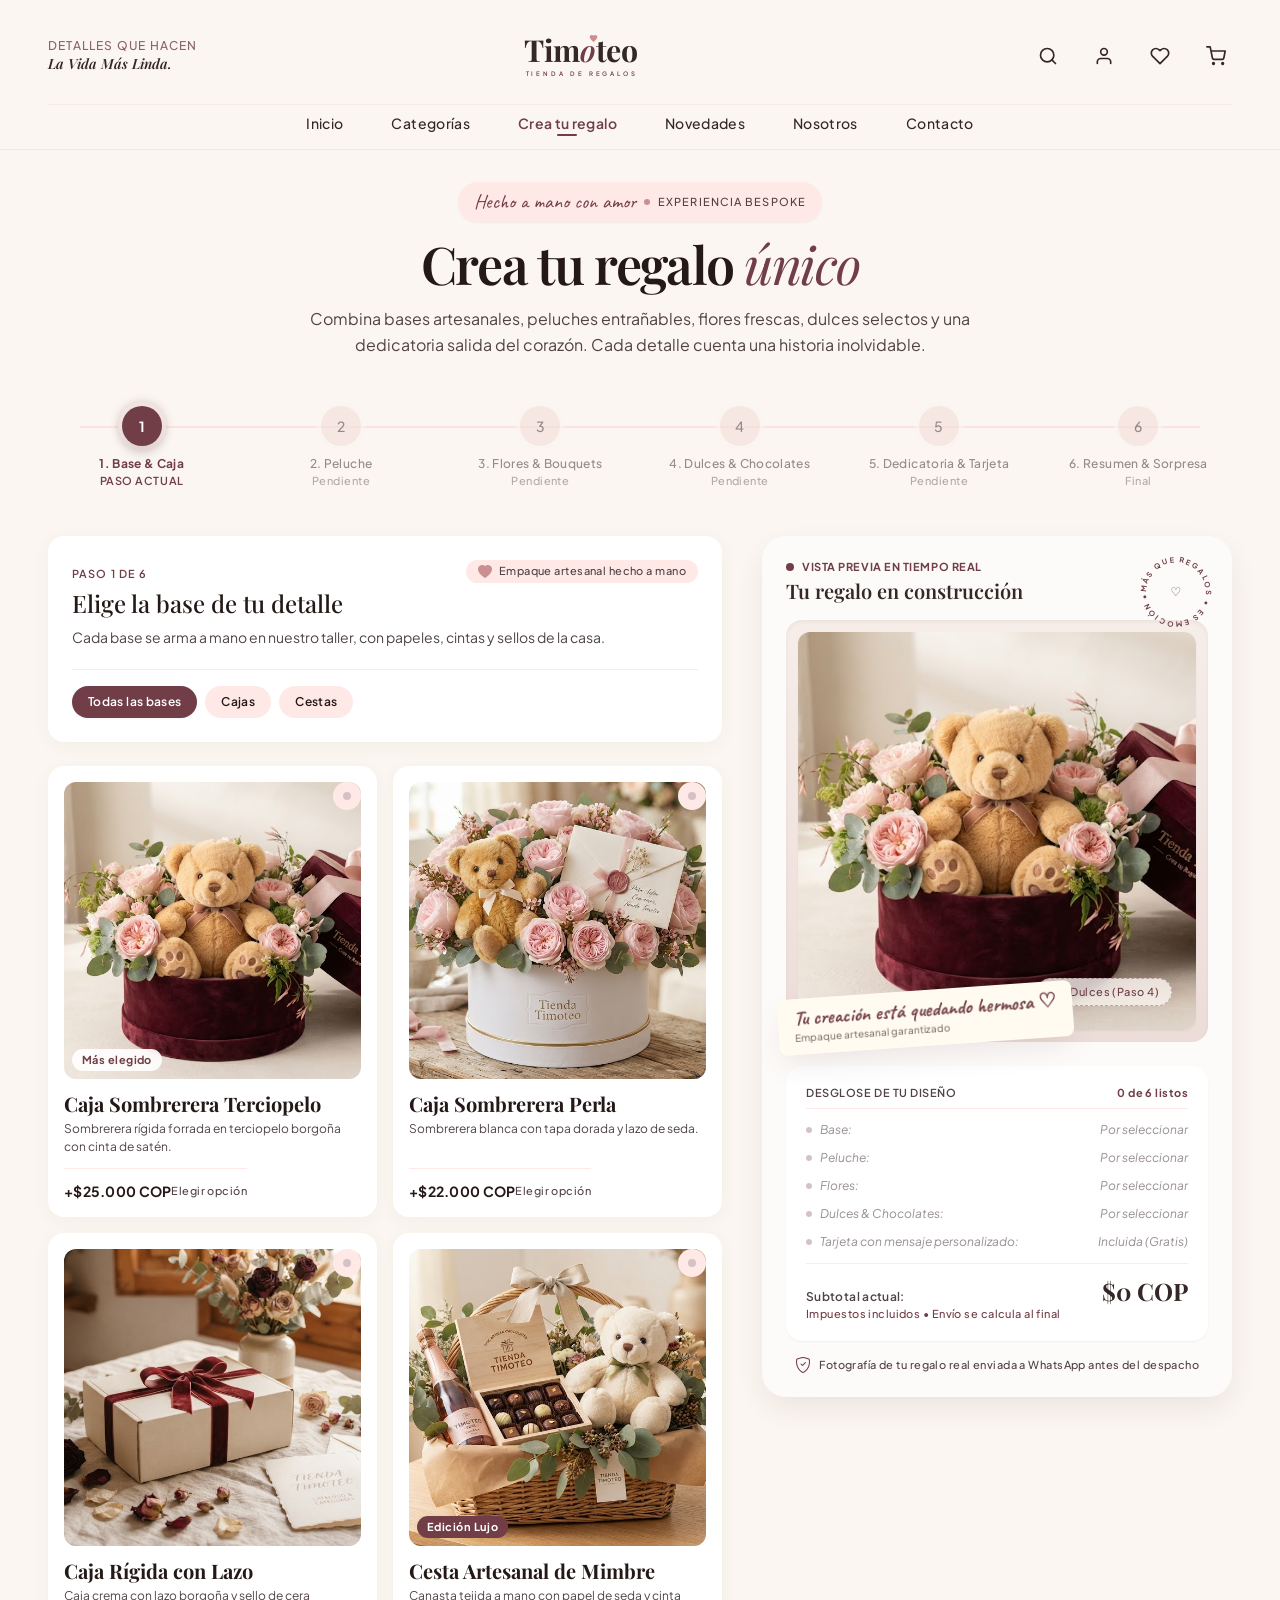
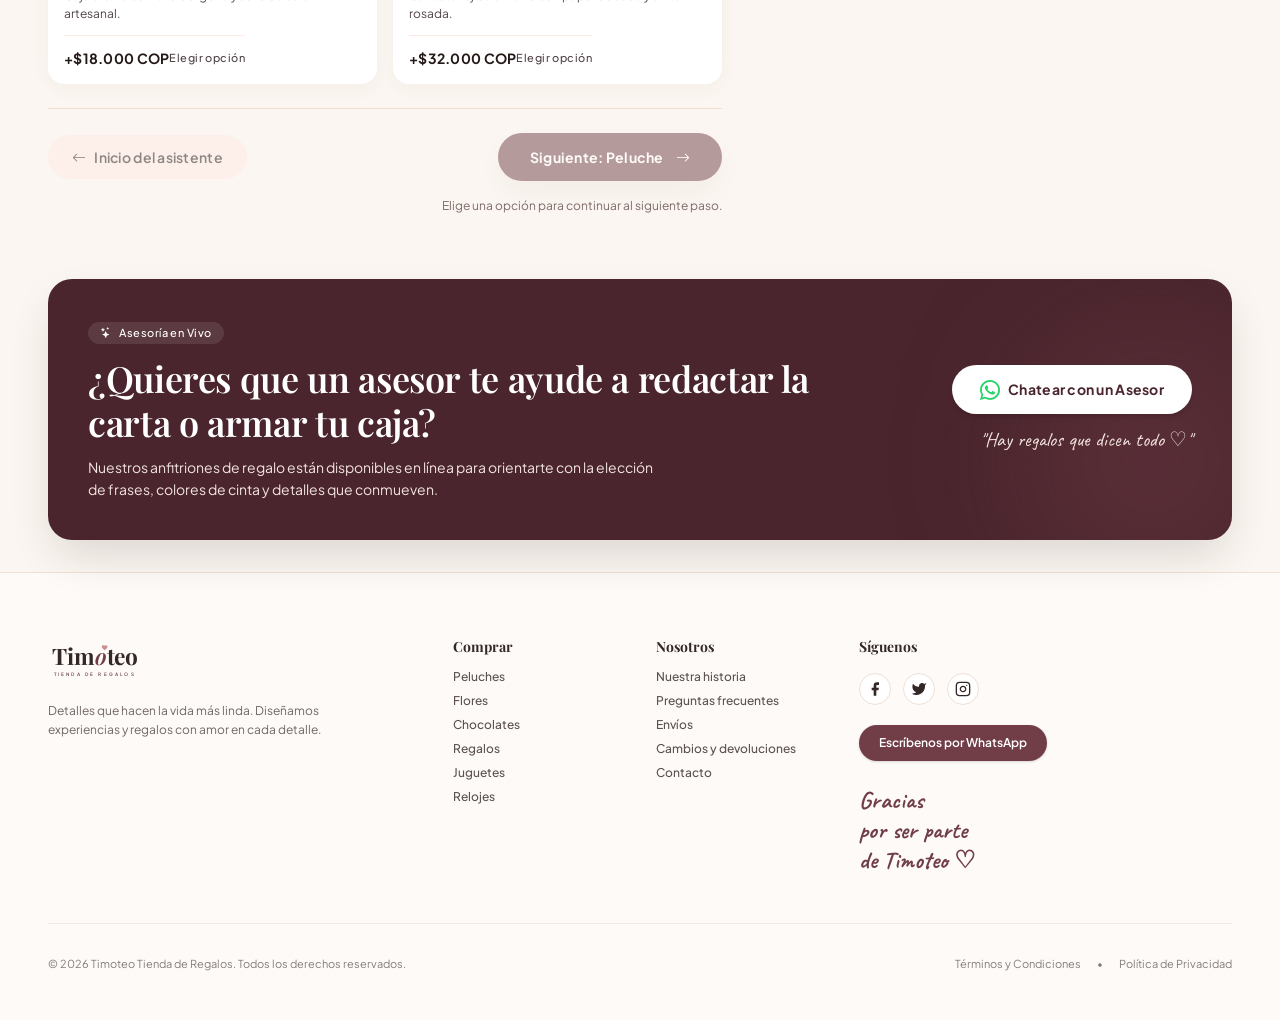
<file: personalizar.html>
<!DOCTYPE html>
<html lang="es">
<head>
  <meta charset="UTF-8">
  <meta name="viewport" content="width=device-width, initial-scale=1, viewport-fit=cover">
  <title>Crea tu regalo único | Timoteo</title>
  <meta name="description" content="Combina bases artesanales, peluches, flores frescas, dulces y una dedicatoria salida del corazón para crear un regalo único.">
  <meta name="theme-color" content="#FBF6F1">
  <link rel="icon" type="image/svg+xml" href="assets/icons/favicon.svg">

  <link rel="preconnect" href="https://fonts.googleapis.com">
  <link rel="preconnect" href="https://fonts.gstatic.com" crossorigin>
  <link href="https://fonts.googleapis.com/css2?family=Caveat:wght@400;600;700&family=Playfair+Display:ital,wght@0,400;0,500;0,600;0,700;0,800;1,400;1,600&family=Plus+Jakarta+Sans:wght@300;400;500;600;700&display=swap" rel="stylesheet">
  <link rel="stylesheet" href="https://cdn.jsdelivr.net/npm/bootstrap@5.3.3/dist/css/bootstrap.min.css">
  <link rel="stylesheet" href="https://cdn.jsdelivr.net/npm/bootstrap-icons@1.11.3/font/bootstrap-icons.min.css">

  <link rel="stylesheet" href="css/variables.css">
  <link rel="stylesheet" href="css/reset.css">
  <link rel="stylesheet" href="css/base.css">
  <link rel="stylesheet" href="css/layout.css">
  <link rel="stylesheet" href="css/components.css">
  <link rel="stylesheet" href="css/pages-craft.css">
  <link rel="stylesheet" href="css/animations.css">
  <link rel="stylesheet" href="css/responsive.css">
</head>
<body data-page="personalizar" data-chrome="boutique" data-nav="personalizar">
  <a class="skip-link" href="#main-content">Saltar al contenido</a>
  <header id="site-header"></header>

  <main id="main-content" class="cf-page">
    <section class="cf-wrap container-brand" id="gift-assistant">
      <div class="cf-intro">
        <div class="cf-intro__pill"><span class="font-script">Hecho a mano con amor</span><i aria-hidden="true"></i><span>Experiencia Bespoke</span></div>
        <h1>Crea tu regalo <span>único</span></h1>
        <p>Combina bases artesanales, peluches entrañables, flores frescas, dulces selectos y una dedicatoria salida del corazón. Cada detalle cuenta una historia inolvidable.</p>
      </div>

      <nav class="cf-steps" aria-label="Progreso del asistente de regalo">
        <div class="cf-steps__track"><div class="cf-steps__fill" id="cf-fill"></div></div>
        <ol id="cf-steps"></ol>
      </nav>

      <div class="cf-grid">
        <div class="cf-main" id="cf-main"></div>

        <aside class="cf-aside">
          <div class="cf-preview">
            <div class="cf-preview__seal" aria-hidden="true">
              <svg class="animate-spin-slow" viewBox="0 0 100 100"><path id="sealCraft" d="M 50,50 m -37,0 a 37,37 0 1,1 74,0 a 37,37 0 1,1 -74,0" fill="none"/><text font-family="Plus Jakarta Sans, sans-serif" font-size="9" font-weight="700" letter-spacing="2.5" fill="currentColor"><textPath href="#sealCraft">MÁS QUE REGALOS • ES EMOCIÓN •</textPath></text></svg>
              <span>♡</span>
            </div>
            <div class="cf-preview__head">
              <div><i class="cf-ping" aria-hidden="true"></i><span>Vista previa en tiempo real</span></div>
              <h3>Tu regalo en construcción</h3>
            </div>
            <div class="cf-stage">
              <div class="cf-stage__inner">
                <img id="cf-composite" src="assets/images/catalog/caja-sombrerera-osito.jpg" alt="Vista previa de tu regalo personalizado">
                <div id="cf-hotspots"></div>
              </div>
              <div class="cf-stage__note"><p class="font-script">Tu creación está quedando hermosa ♡</p><p>Empaque artesanal garantizado</p></div>
            </div>
            <div class="cf-breakdown">
              <div class="cf-breakdown__head"><span>Desglose de tu diseño</span><b id="cf-ready">0 de 6 listos</b></div>
              <ul id="cf-lines"></ul>
              <div class="cf-breakdown__total"><div><span>Subtotal actual:</span><p>Impuestos incluidos • Envío se calcula al final</p></div><strong id="cf-total">$0 COP</strong></div>
            </div>
            <p class="cf-photo-note"><i class="bi bi-shield-check"></i><span>Fotografía de tu regalo real enviada a WhatsApp antes del despacho</span></p>
          </div>
        </aside>
      </div>

      <section class="cf-help">
        <div class="cf-help__glow" aria-hidden="true"></div>
        <div class="cf-help__grid">
          <div class="cf-help__copy">
            <span class="cf-help__pill"><i class="bi bi-stars"></i> Asesoría en Vivo</span>
            <h2>¿Quieres que un asesor te ayude a redactar la carta o armar tu caja?</h2>
            <p>Nuestros anfitriones de regalo están disponibles en línea para orientarte con la elección de frases, colores de cinta y detalles que conmueven.</p>
          </div>
          <div class="cf-help__side">
            <a class="cf-help__btn" href="https://wa.me/573000000000" target="_blank" rel="noopener noreferrer"><i class="bi bi-whatsapp"></i><span>Chatear con un Asesor</span></a>
            <p class="font-script">"Hay regalos que dicen todo ♡"</p>
          </div>
        </div>
      </section>
    </section>
  </main>

  <footer id="site-footer" class="site-footer"></footer>
  <div id="bottom-nav"></div>

  <script src="https://cdn.jsdelivr.net/npm/bootstrap@5.3.3/dist/js/bootstrap.bundle.min.js"></script>
  <script src="js/utils.js"></script>
  <script src="js/components/icons.js"></script>
  <script src="js/data/products.js"></script>
  <script src="js/data/categories.js"></script>
  <script src="js/data/customizer.js"></script>
  <script src="js/services/productService.js"></script>
  <script src="js/services/categoryService.js"></script>
  <script src="js/services/cartService.js"></script>
  <script src="js/services/favoritesService.js"></script>
  <script src="js/components/productCard.js"></script>
  <script src="js/components/categoryCard.js"></script>
  <script src="js/components/toast.js"></script>
  <script src="js/components/cartBadge.js"></script>
  <script src="js/components/navbar.js"></script>
  <script src="js/components/mobileNavigation.js"></script>
  <script src="js/components/footer.js"></script>
  <script src="js/app.js"></script>
  <script src="js/pages/customize.js"></script>
</body>
</html>
</file>
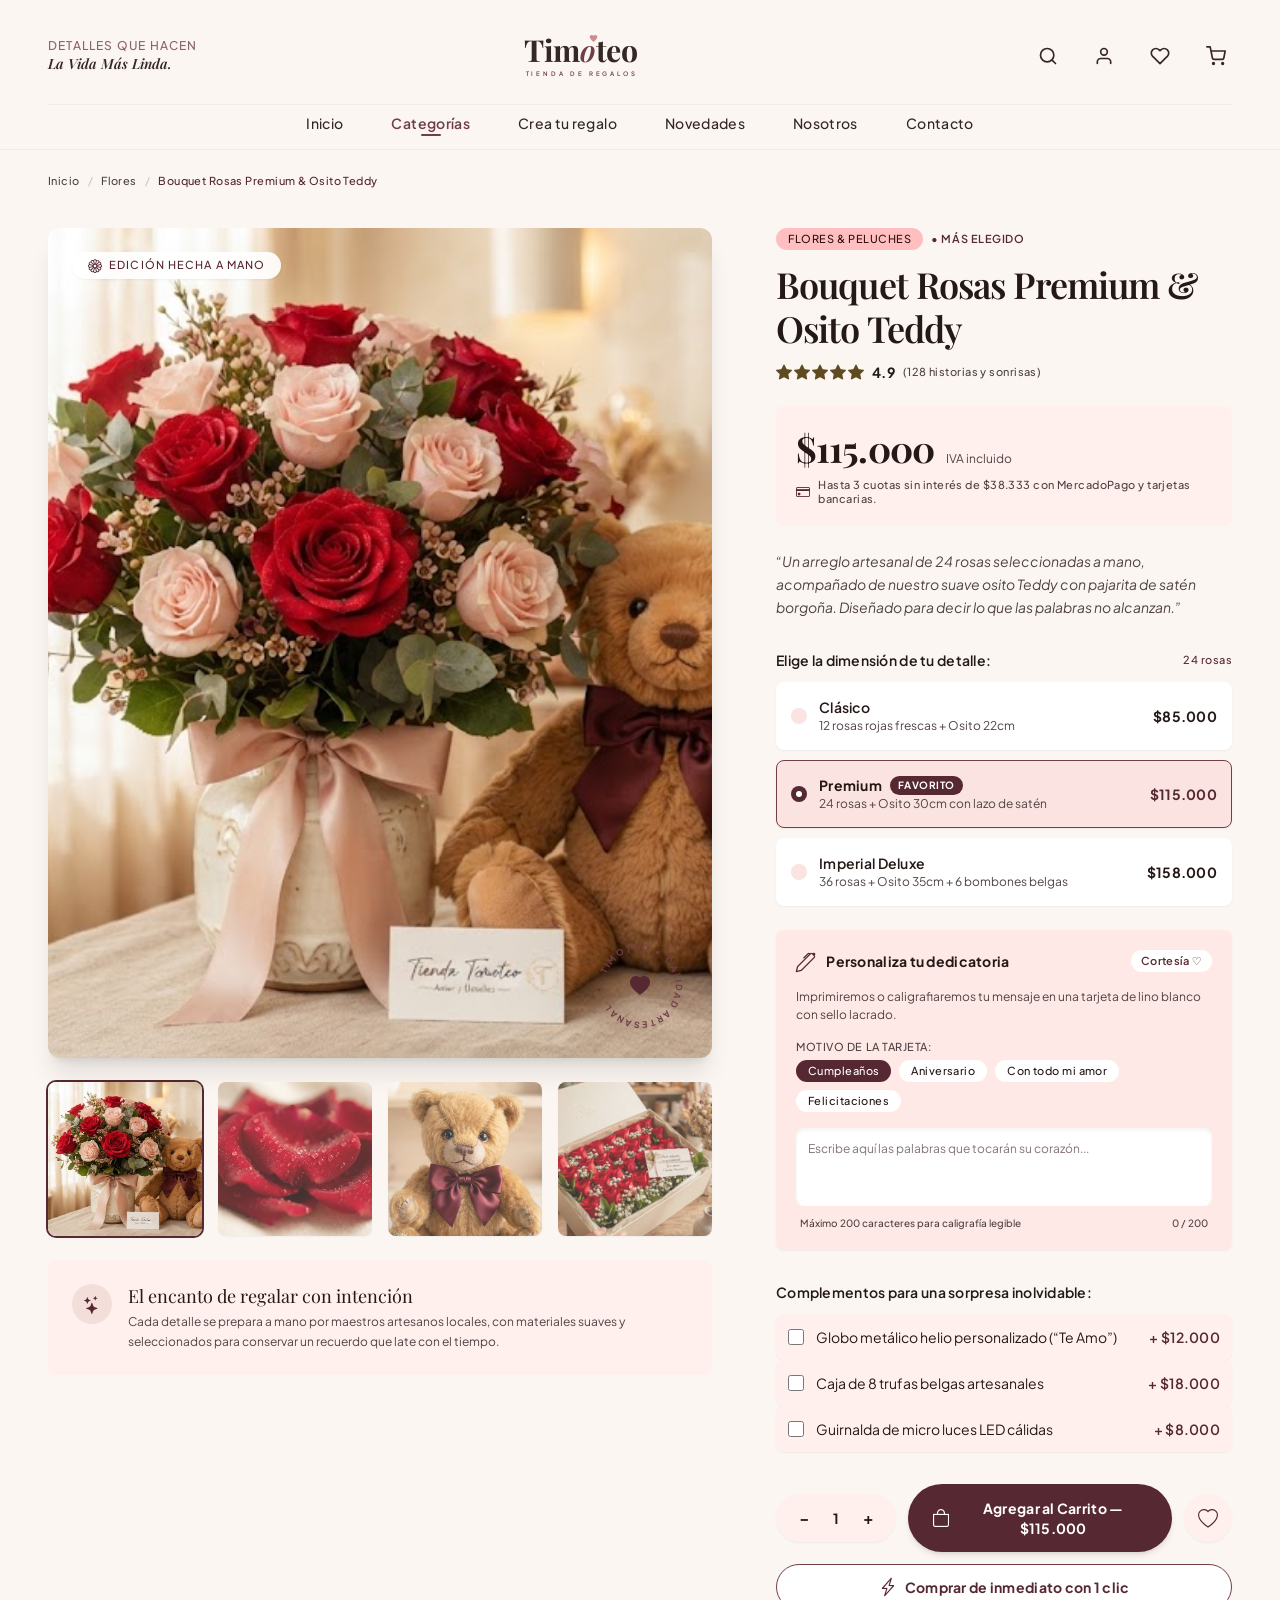
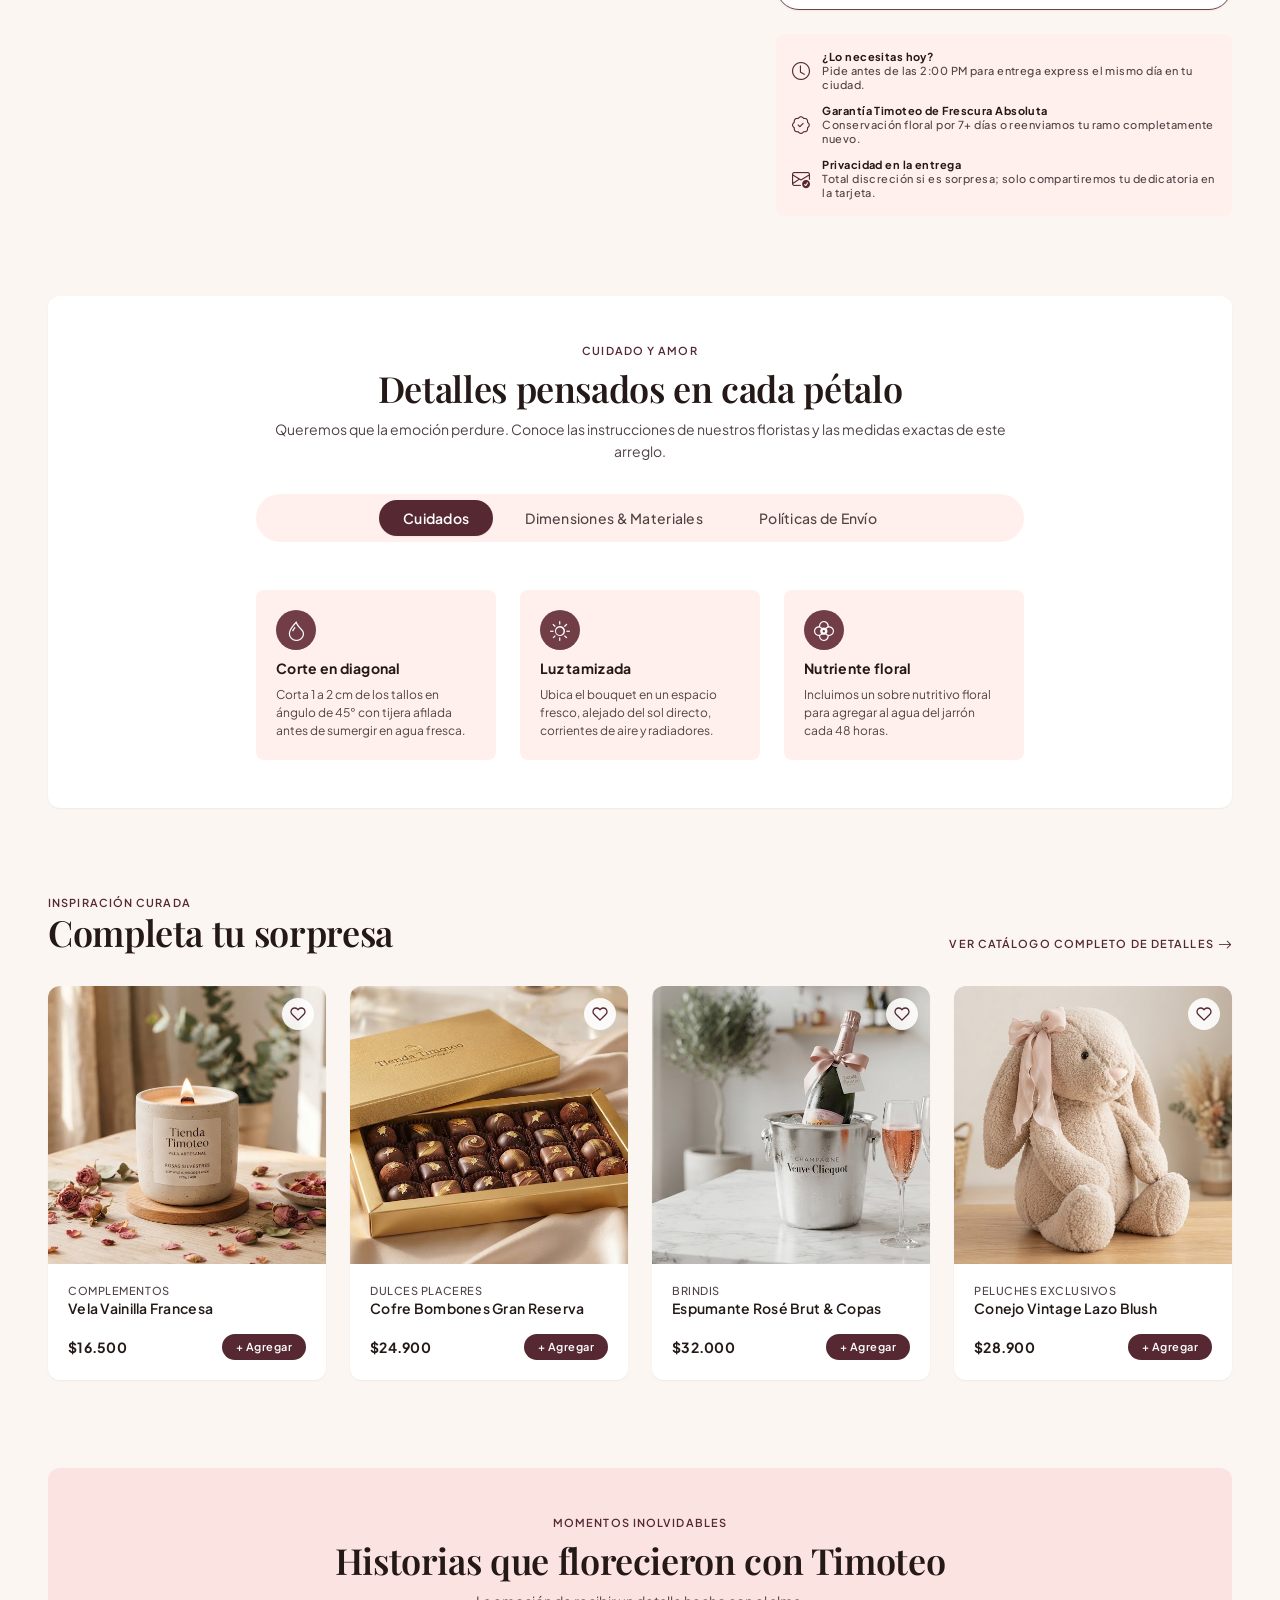
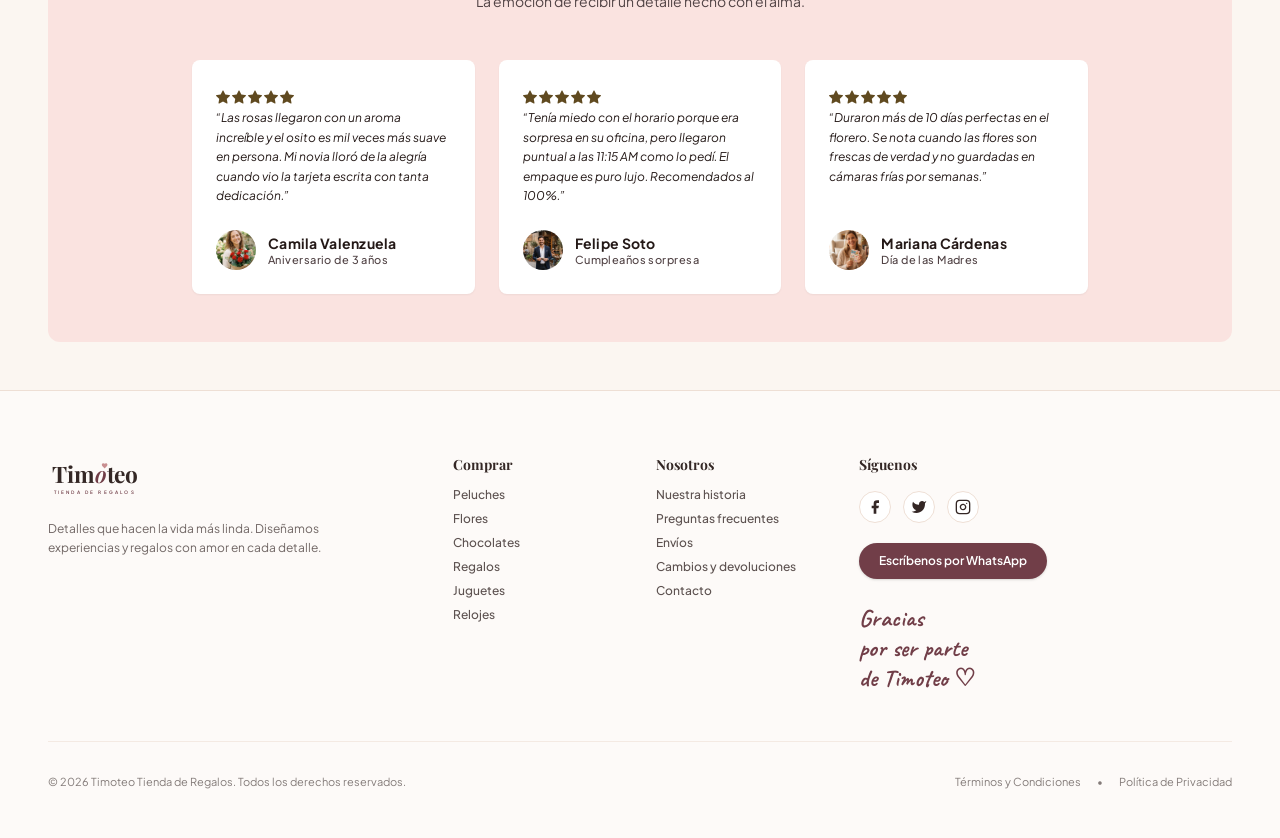
<file: producto.html>
<!DOCTYPE html>
<html lang="es">
<head>
  <meta charset="UTF-8">
  <meta name="viewport" content="width=device-width, initial-scale=1, viewport-fit=cover">
  <title>Detalle del regalo | Timoteo</title>
  <meta name="description" content="Detalle de producto: elige la presentación, personaliza tu dedicatoria y agrega complementos a tu regalo.">
  <meta name="theme-color" content="#FBF6F1">
  <link rel="icon" type="image/svg+xml" href="assets/icons/favicon.svg">

  <link rel="preconnect" href="https://fonts.googleapis.com">
  <link rel="preconnect" href="https://fonts.gstatic.com" crossorigin>
  <link href="https://fonts.googleapis.com/css2?family=Caveat:wght@400;600;700&family=Playfair+Display:ital,wght@0,400;0,500;0,600;0,700;0,800;1,400;1,600&family=Plus+Jakarta+Sans:wght@300;400;500;600;700&display=swap" rel="stylesheet">
  <link rel="stylesheet" href="https://cdn.jsdelivr.net/npm/bootstrap@5.3.3/dist/css/bootstrap.min.css">
  <link rel="stylesheet" href="https://cdn.jsdelivr.net/npm/bootstrap-icons@1.11.3/font/bootstrap-icons.min.css">

  <link rel="stylesheet" href="css/variables.css">
  <link rel="stylesheet" href="css/reset.css">
  <link rel="stylesheet" href="css/base.css">
  <link rel="stylesheet" href="css/layout.css">
  <link rel="stylesheet" href="css/components.css">
  <link rel="stylesheet" href="css/pages-product.css">
  <link rel="stylesheet" href="css/animations.css">
  <link rel="stylesheet" href="css/responsive.css">
</head>
<body data-page="producto" data-chrome="boutique" data-nav="categorias">
  <a class="skip-link" href="#main-content">Saltar al contenido</a>
  <header id="site-header"></header>

  <main id="main-content">
    <div id="product-desktop" class="pd-desktop"></div>
    <div id="product-mobile" class="pd-mobile"></div>
    <section class="pd-missing" id="product-missing" hidden>
      <h1>No encontramos este detalle</h1>
      <p>Puede que ya no esté disponible. Explora el catálogo para encontrar otro regalo especial.</p>
      <a class="btn-primary-pill" href="catalogo.html">Ver el catálogo</a>
    </section>
  </main>

  <footer id="site-footer" class="site-footer"></footer>
  <div id="bottom-nav"></div>

  <script src="https://cdn.jsdelivr.net/npm/bootstrap@5.3.3/dist/js/bootstrap.bundle.min.js"></script>
  <script src="js/utils.js"></script>
  <script src="js/components/icons.js"></script>
  <script src="js/data/products.js"></script>
  <script src="js/data/categories.js"></script>
  <script src="js/services/productService.js"></script>
  <script src="js/services/categoryService.js"></script>
  <script src="js/services/cartService.js"></script>
  <script src="js/services/favoritesService.js"></script>
  <script src="js/components/productCard.js"></script>
  <script src="js/components/categoryCard.js"></script>
  <script src="js/components/toast.js"></script>
  <script src="js/components/cartBadge.js"></script>
  <script src="js/components/navbar.js"></script>
  <script src="js/components/mobileNavigation.js"></script>
  <script src="js/components/footer.js"></script>
  <script src="js/app.js"></script>
  <script src="js/pages/product.js"></script>
</body>
</html>
</file>
<file: css/variables.css>
/* ==========================================================================
   Timoteo — design tokens (fuente: proyecto "Identidad Visual Tienda Timoteo"
   en Google Stitch + su DESIGN.md). Los valores no se reinterpretan.
   ========================================================================== */

:root {
  /* --- Paleta de marca (pantallas "Boutique": Home, Catálogo, Crea, Producto) --- */
  --cream: #FBF6F1;            /* Warm Ivory */
  --cream-light: #FDFBF9;
  --espresso: #342725;         /* Warm Espresso */
  --burgundy: #713E48;         /* Burgundy Noble */
  --burgundy-dark: #4A252D;    /* Black Cherry */
  --burgundy-hover: #5c313a;
  --blush: #C98F91;            /* Antique Blush */
  --blush-soft: #F2E4DE;
  --powder-rose: #E8D5D0;
  --oat: #F5EFE9;
  --border-light: #EEDFD5;
  --haze: #EADBDA;
  --champagne: #C9AB78;
  --sage: #A3AA98;
  --muted: #7E6C68;
  --cocoa: #5C4D4A;

  /* --- Paleta del design system (pantallas "Atelier" y "App": tokens Material) --- */
  --surface: #fff8f6;
  --surface-dim: #ebd5d2;
  --surface-bright: #fff8f6;
  --surface-container-lowest: #ffffff;
  --surface-container-low: #fff0ee;
  --surface-container: #ffe9e6;
  --surface-container-high: #fae3e0;
  --surface-container-highest: #f4deda;
  --surface-variant: #f4deda;
  --background: #fff8f6;
  --on-surface: #241917;
  --on-surface-variant: #514345;
  --on-background: #241917;
  --inverse-surface: #3b2d2b;
  --inverse-on-surface: #ffedea;
  --outline: #837375;
  --outline-variant: #d6c2c4;
  --surface-tint: #854f59;
  --primary: #562832;
  --on-primary: #ffffff;
  --primary-container: #713e48;
  --on-primary-container: #f0acb7;
  --inverse-primary: #f9b4bf;
  --primary-fixed: #ffd9de;
  --primary-fixed-dim: #f9b4bf;
  --on-primary-fixed: #350d17;
  --on-primary-fixed-variant: #6a3842;
  --secondary: #825153;
  --on-secondary: #ffffff;
  --secondary-container: #ffbfc1;
  --on-secondary-container: #7b4b4d;
  --secondary-fixed: #ffdada;
  --secondary-fixed-dim: #f5b7b9;
  --on-secondary-fixed: #331013;
  --on-secondary-fixed-variant: #673a3c;
  --tertiary: #47330b;
  --on-tertiary: #ffffff;
  --tertiary-container: #604a20;
  --on-tertiary-container: #d9ba86;
  --tertiary-fixed: #ffdea7;
  --tertiary-fixed-dim: #e2c28d;
  --on-tertiary-fixed: #271900;
  --on-tertiary-fixed-variant: #59431a;
  --error: #ba1a1a;
  --on-error: #ffffff;
  --error-container: #ffdad6;
  --on-error-container: #93000a;
  --success: #3f7d5b;

  /* --- Tipografía --- */
  --font-serif: "Playfair Display", Georgia, "Times New Roman", serif;
  --font-sans: "Plus Jakarta Sans", system-ui, -apple-system, "Segoe UI", sans-serif;
  --font-script: "Caveat", cursive;

  /* --- Radios --- */
  --r-sm: 0.5rem;
  --r: 1rem;
  --r-md: 1.5rem;
  --r-lg: 2rem;
  --r-xl: 3rem;
  --r-2xl: 1rem;       /* tailwind rounded-2xl */
  --r-3xl: 1.5rem;     /* tailwind rounded-3xl */
  --r-card: 2rem;      /* rounded-[2rem] */
  --r-panel: 2.5rem;   /* rounded-[2.5rem] */
  --r-full: 9999px;

  /* --- Espaciado (design system) --- */
  --space-xs: 0.25rem;
  --space-sm: 0.5rem;
  --space-md: 1rem;
  --space-lg: 1.5rem;
  --space-xl: 2.5rem;
  --gutter: 1.5rem;
  --gutter-mobile: 0.75rem;
  --margin: 3rem;
  --margin-mobile: 1rem;

  /* --- Sombras (Elevation & Depth) --- */
  --shadow-warm-sm: 0 4px 20px -2px rgba(113, 62, 72, 0.06);
  --shadow-warm-md: 0 12px 30px -4px rgba(74, 37, 45, 0.10);
  --shadow-warm-lg: 0 20px 45px -8px rgba(52, 39, 37, 0.16);
  --shadow-tier2: 0 8px 24px -4px rgba(74, 37, 45, 0.07), 0 2px 6px -1px rgba(74, 37, 45, 0.04);
  --shadow-tier3: 0 20px 48px -8px rgba(52, 39, 37, 0.16);

  /* --- Movimiento --- */
  --ease: cubic-bezier(0.4, 0, 0.2, 1);

  /* --- Layout --- */
  --container: 80rem;      /* max-w-7xl = 1280px */
  --bottom-nav-h: 64px;
}
</file>
<file: css/base.css>
/* ==========================================================================
   Base: tipografía (roles del design system), contenedor, botones y formularios
   ========================================================================== */

html { scroll-behavior: smooth; }

body {
  font-family: var(--font-sans);
  font-size: 1rem;
  line-height: 1.5;
  color: var(--espresso);
  background-color: var(--cream);
  -webkit-font-smoothing: antialiased;
  -moz-osx-font-smoothing: grayscale;
  min-height: 100vh;
  overflow-x: hidden;
}

body[data-chrome="atelier"],
body[data-chrome="appbar"] {
  background-color: var(--surface);
  color: var(--on-surface);
}

::selection { background: var(--blush); color: #fff; }

h1, h2, h3, h4, h5, h6 { margin: 0; font-family: var(--font-serif); font-weight: 600; color: inherit; }
p { margin: 0; }
ul { margin: 0; padding: 0; list-style: none; }
button { font: inherit; color: inherit; background: none; border: 0; padding: 0; cursor: pointer; }
a { color: inherit; text-decoration: none; }
img { max-width: 100%; }

:focus-visible { outline: 2px solid var(--burgundy); outline-offset: 3px; border-radius: 4px; }

.skip-link {
  position: absolute; left: 1rem; top: -100px; z-index: 2000;
  padding: 0.5rem 1rem; background: var(--burgundy); color: #fff; border-radius: var(--r-full); font-size: 0.875rem;
}
.skip-link:focus { top: 0.75rem; }

.visually-hidden {
  position: absolute !important; width: 1px; height: 1px; padding: 0; margin: -1px;
  overflow: hidden; clip: rect(0, 0, 0, 0); white-space: nowrap; border: 0;
}

/* --- Contenedores --- */
.container-brand {
  width: 100%;
  max-width: var(--container);
  margin-inline: auto;
  padding-inline: 1.5rem;
}
.container-brand--wide { max-width: 90rem; }

/* --- Roles tipográficos (DESIGN.md) --- */
.t-display        { font: 600 52px/60px var(--font-serif); letter-spacing: -0.02em; }
.t-display-mobile { font: 600 34px/40px var(--font-serif); letter-spacing: -0.01em; }
.t-headline-lg    { font: 600 36px/44px var(--font-serif); letter-spacing: -0.01em; }
.t-headline-lg-m  { font: 600 26px/32px var(--font-serif); }
.t-headline-md    { font: 500 24px/30px var(--font-serif); }
.t-headline-sm    { font: 600 20px/26px var(--font-serif); }
.t-title-editorial{ font: 400 18px/24px var(--font-serif); }
.t-body-lg        { font: 400 16px/26px var(--font-sans); }
.t-body-md        { font: 400 14px/22px var(--font-sans); }
.t-body-sm        { font: 400 12px/18px var(--font-sans); }
.t-label-lg       { font: 600 14px/20px var(--font-sans); letter-spacing: 0.02em; }
.t-label-md       { font: 600 12px/16px var(--font-sans); letter-spacing: 0.03em; }
.t-label-sm       { font: 500 11px/14px var(--font-sans); letter-spacing: 0.04em; }

.font-script { font-family: var(--font-script); }
.italic { font-style: italic; }
.upper { text-transform: uppercase; }

/* --- Sello circular giratorio (Stamp) --- */
@keyframes spinSlow { from { transform: rotate(0deg); } to { transform: rotate(360deg); } }
.animate-spin-slow { animation: spinSlow 28s linear infinite; }

/* --- Botón de corazón (favoritos) sobre tarjetas --- */
.fav-btn .bi-heart-fill { display: none; }
.fav-btn.is-active .bi-heart { display: none; }
.fav-btn.is-active .bi-heart-fill { display: inline-block; }

/* --- Campos de formulario --- */
.field-label { display: block; font: 600 12px/16px var(--font-sans); letter-spacing: 0.03em; margin-bottom: 0.5rem; }
.field-input {
  display: block; width: 100%;
  font: 400 14px/22px var(--font-sans);
  color: var(--on-surface);
  background: var(--surface-container-low);
  border: 1px solid transparent;
  border-radius: var(--r-full);
  padding: 0.75rem 1.25rem;
  transition: border-color 0.2s, box-shadow 0.2s, background-color 0.2s;
}
.field-input::placeholder { color: var(--outline); opacity: 0.8; }
.field-input:focus { outline: none; border-color: var(--primary-container); box-shadow: 0 0 0 3px rgba(113, 62, 72, 0.12); background: #fff; }
textarea.field-input { border-radius: var(--r-md); resize: vertical; min-height: 6rem; }
select.field-input {
  appearance: none;
  background-image: url("data:image/svg+xml,%3Csvg xmlns='http://www.w3.org/2000/svg' width='12' height='12' viewBox='0 0 24 24' fill='none' stroke='%23514345' stroke-width='2.5' stroke-linecap='round' stroke-linejoin='round'%3E%3Cpath d='m6 9 6 6 6-6'/%3E%3C/svg%3E");
  background-repeat: no-repeat;
  background-position: right 1.1rem center;
  padding-right: 2.5rem;
}
.field-input.is-invalid { border-color: var(--error); }
.field-error { display: none; margin-top: 0.25rem; font: 500 11px/14px var(--font-sans); color: var(--error); }
.is-invalid + .field-error { display: block; }

/* Los elementos de una grilla no deben ensanchar la pista por texto sin salto de línea */
.cg__grid > *, .cm__grid > *, .featured__grid > *, .mh-fav__grid > *, .cats__grid > *, .cr__grid > *,
.mh-cats__grid > *, .fav-grid > *, .search-grid > *, .nv-grid > * { min-width: 0; }
</file>
<file: css/layout.css>
/* ==========================================================================
   Layout / chrome: headers (boutique · atelier · appbar · móvil), buscador,
   drawer, barra inferior y footers. Valores tomados del diseño de Stitch.
   ========================================================================== */

main { display: block; }

/* --------------------------------------------------------------------------
   Contenedor de la cabecera
   -------------------------------------------------------------------------- */
.site-header { position: sticky; top: 0; z-index: 40; }
.site-header__desktop { display: none; }
.site-header__mobile { display: block; }

.hdr-badge,
.hb .hdr-badge {
  position: absolute; top: -4px; right: -6px;
  width: 16px; height: 16px; border-radius: 9999px;
  display: flex; align-items: center; justify-content: center;
  background: var(--burgundy); color: #fff;
  font: 700 10px/1 var(--font-sans);
  box-shadow: 0 1px 2px rgba(0, 0, 0, 0.18);
}
[hidden] { display: none !important; }
.is-bumping { animation: badge-bump 520ms var(--ease); }
@keyframes badge-bump { 0% { transform: scale(1); } 35% { transform: scale(1.45); } 65% { transform: scale(0.9); } 100% { transform: scale(1); } }

/* --------------------------------------------------------------------------
   Header BOUTIQUE (Home, Catálogo, Crea tu regalo, Producto)
   -------------------------------------------------------------------------- */
.site-header--boutique { background: rgba(251, 246, 241, 0.95); backdrop-filter: blur(4px); -webkit-backdrop-filter: blur(4px); border-bottom: 1px solid rgba(238, 223, 213, 0.6); }
.hb { max-width: var(--container); margin: 0 auto; padding: 1.5rem 1.5rem 1rem; }
.hb__top { display: flex; align-items: center; justify-content: space-between; }
.hb__tagline { width: 33.3333%; }
.hb__tagline p { font: 500 12px/16px var(--font-sans); text-transform: uppercase; letter-spacing: 0.1em; color: rgba(113, 62, 72, 0.8); }
.hb__tagline span { font: italic 600 14px/20px var(--font-serif); text-transform: capitalize; letter-spacing: normal; color: var(--espresso); }
.hb__logo { width: 33.3333%; display: flex; justify-content: center; }
.hb__logo a { display: inline-block; transition: transform 0.3s; }
.hb__logo a:hover { transform: scale(1.02); }
.hb__logo-svg { height: 4rem; width: auto; display: block; }
.hb__actions { width: 33.3333%; display: flex; align-items: center; justify-content: flex-end; gap: 1.25rem; color: var(--espresso); }
.hb__icon { position: relative; padding: 0.375rem; color: var(--espresso); transition: color 0.2s; display: inline-flex; }
.hb__icon:hover { color: var(--burgundy); }
.hb__icon svg { width: 1.25rem; height: 1.25rem; display: block; }
.hb__nav { margin-top: 1rem; padding-top: 0.5rem; border-top: 1px solid rgba(238, 223, 213, 0.4); }
.hb__nav ul { display: flex; align-items: center; justify-content: center; gap: 2rem; font: 500 14px/20px var(--font-sans); letter-spacing: 0.025em; }
.hb__link { position: relative; display: inline; padding: 0.25rem 0; transition: color 0.2s; }
.hb__link:hover { color: var(--burgundy); }
.hb__link.is-active { color: var(--burgundy); font-weight: 600; }
.hb__link.is-active::after { content: ""; position: absolute; bottom: 0; left: 50%; transform: translateX(-50%); width: 1.25rem; height: 2px; background: var(--burgundy); border-radius: 9999px; }

/* --------------------------------------------------------------------------
   Header ATELIER (Favoritos, Búsqueda, Novedades, Nosotros, Contacto)
   -------------------------------------------------------------------------- */
.site-header--atelier { background: rgba(255, 248, 246, 0.9); backdrop-filter: blur(24px); -webkit-backdrop-filter: blur(24px); box-shadow: 0 1px 8px rgba(0, 0, 0, 0.04); }
.ha__bar { background: var(--primary); color: var(--on-primary); padding: 0.375rem 1rem; text-align: center; font: 500 11px/14px var(--font-sans); letter-spacing: 0.1em; text-transform: uppercase; }
.ha__inner { height: 6rem; max-width: var(--container); margin: 0 auto; padding: 0 1.5rem; display: flex; flex-direction: column; justify-content: center; }
.ha__row { display: flex; align-items: center; justify-content: space-between; gap: 1.5rem; }
.ha__tagline { display: none; flex: 1; align-items: center; gap: 0.5rem; }
.ha__tagline span { font: italic 400 18px/24px var(--font-serif); color: var(--on-surface-variant); }
.ha__brand { display: flex; align-items: center; justify-content: center; gap: 1rem; flex: none; }
.ha__brand img { height: 2rem; width: auto; }
.ha__brand-text { display: flex; flex-direction: column; text-align: left; }
.ha__brand-name { font: 700 20px/26px var(--font-serif); letter-spacing: -0.025em; color: var(--primary); }
.ha__brand-sub { font: 500 11px/14px var(--font-sans); letter-spacing: 0.1em; text-transform: uppercase; color: var(--secondary); }
.ha__actions { display: flex; align-items: center; justify-content: flex-end; gap: 1rem; flex: 1; }
.ha__icon { position: relative; width: 2.5rem; height: 2.5rem; border-radius: 9999px; display: flex; align-items: center; justify-content: center; color: var(--on-surface-variant); transition: background-color 0.2s, color 0.2s; }
.ha__icon i { font-size: 20px; line-height: 1; }
.ha__icon:hover { color: var(--on-surface); background: var(--surface-container); }
.ha__badge { position: absolute; top: 0.375rem; right: 0.375rem; width: 1rem; height: 1rem; border-radius: 9999px; background: var(--primary); color: var(--on-primary); font: 500 9px/1 var(--font-sans); display: flex; align-items: center; justify-content: center; }
.ha__badge--soft { background: var(--primary-container); }
.ha__avatar { width: 2rem; height: 2rem; border-radius: 9999px; background: var(--primary); color: var(--on-primary); display: flex; align-items: center; justify-content: center; margin-left: 0.25rem; }
.ha__avatar i { font-size: 18px; line-height: 1; }
.ha__nav { display: block; padding-top: 0.25rem; }
.ha__nav ul { display: flex; align-items: center; justify-content: center; gap: 1.5rem; }
.ha__link { display: inline-block; padding: 0.25rem 0; font: 600 12px/16px var(--font-sans); letter-spacing: 0.03em; color: var(--on-surface-variant); transition: color 0.2s; }
.ha__link:hover { color: var(--on-surface); }
.ha__link.is-active { background: var(--primary-container); color: var(--on-primary); border-radius: 9999px; padding: 0.25rem 1rem; font-size: 1rem; line-height: 1.5; letter-spacing: normal; }

/* --------------------------------------------------------------------------
   Header APPBAR (Carrito, Checkout, Confirmación)
   -------------------------------------------------------------------------- */
.site-header--appbar { background: rgba(255, 248, 246, 0.9); backdrop-filter: blur(12px); -webkit-backdrop-filter: blur(12px); box-shadow: 0 1px 8px rgba(0, 0, 0, 0.03); }
.hp__bar { background: var(--primary); color: var(--on-primary); padding: 0.25rem 1rem; text-align: center; font: 500 11px/14px var(--font-sans); letter-spacing: 0.1em; text-transform: uppercase; }
.hp__inner { height: 5rem; max-width: 1280px; margin: 0 auto; padding: 0 1.5rem; display: flex; align-items: center; justify-content: space-between; gap: 1.5rem; }
.hp__brand { display: flex; align-items: center; gap: 0.75rem; }
.hp__brand img { height: 2.25rem; width: auto; }
.hp__brand-name { display: none; font: 600 20px/26px var(--font-serif); letter-spacing: -0.025em; color: var(--primary); }
.hp__nav { display: none; }
.hp__nav ul { display: flex; align-items: center; gap: 0.25rem; }
.hp__link { display: block; padding: 0.5rem 1rem; font: 600 12px/16px var(--font-sans); letter-spacing: 0.03em; color: var(--on-surface-variant); border-radius: 9999px; transition: color 0.2s; }
.hp__link:hover { color: var(--on-surface); }
.hp__link.is-active { background: var(--surface-container-high); color: var(--on-surface); font-size: 1rem; line-height: 1.5; letter-spacing: normal; }
.hp__actions { display: flex; align-items: center; gap: 0.5rem; }
.hp__search { display: none; align-items: center; background: var(--surface-container-low); border-radius: 9999px; padding: 0.375rem 0.75rem; width: 11rem; }
.hp__search i { font-size: 18px; margin-right: 0.5rem; color: var(--on-surface-variant); line-height: 1; }
.hp__search input { background: transparent; border: 0; width: 100%; color: var(--on-surface); font: 400 12px/18px var(--font-sans); }
.hp__search input:focus { outline: none; }
.hp__search input::placeholder { color: var(--outline); }
.hp__icon { position: relative; padding: 0.5rem; color: var(--on-surface-variant); transition: color 0.2s; display: inline-flex; }
.hp__icon i { font-size: 22px; line-height: 1; }
.hp__icon:hover { color: var(--primary); }
.hp__badge { position: absolute; top: 0.25rem; right: 0.25rem; width: 1rem; height: 1rem; border-radius: 9999px; background: var(--primary); color: var(--on-primary); font: 700 10px/1 var(--font-sans); display: flex; align-items: center; justify-content: center; }
.hp__badge--soft { background: var(--primary-container); }
.hp__avatar { width: 2rem; height: 2rem; border-radius: 9999px; background: var(--primary); color: var(--on-primary); display: flex; align-items: center; justify-content: center; margin-left: 0.25rem; }
.hp__avatar i { font-size: 18px; line-height: 1; }

/* --------------------------------------------------------------------------
   Header MÓVIL
   -------------------------------------------------------------------------- */
.site-header--boutique .site-header__mobile { background: rgba(251, 246, 241, 0.95); border-bottom: 1px solid rgba(235, 220, 211, 0.7); }
.site-header--atelier .site-header__mobile,
.site-header--appbar .site-header__mobile { background: rgba(255, 248, 246, 0.94); border-bottom: 1px solid rgba(235, 220, 211, 0.5); }
.site-header__mobile { backdrop-filter: blur(12px); -webkit-backdrop-filter: blur(12px); padding: 0.75rem 1rem; }
.hm { display: flex; align-items: center; justify-content: space-between; max-width: 430px; margin: 0 auto; }
.hm__btn { position: relative; padding: 0.375rem; color: var(--espresso); display: inline-flex; transition: transform 0.15s; }
.hm__btn:first-child { margin-left: -0.25rem; }
.hm__btn:active { transform: scale(0.95); }
.hm__btn svg { width: 1.5rem; height: 1.5rem; display: block; }
.hm__cart { margin-right: -0.25rem; }
.hm__logo { display: flex; align-items: center; justify-content: center; }
.hm__logo-svg { height: 2.5rem; width: auto; display: block; }
.hm__badge { position: absolute; top: 0; right: 0; width: 1rem; height: 1rem; border-radius: 9999px; background: var(--burgundy); color: #fff; font: 700 10px/1 var(--font-sans); display: flex; align-items: center; justify-content: center; box-shadow: 0 0 0 2px var(--cream), 0 1px 2px rgba(0, 0, 0, 0.1); }

/* --------------------------------------------------------------------------
   Buscador desplegable y popover de cuenta
   -------------------------------------------------------------------------- */
.search-panel { background: rgba(251, 246, 241, 0.98); border-top: 1px solid var(--border-light); padding: 0.875rem 1.5rem; }
.search-panel__form { max-width: 44rem; margin: 0 auto; display: flex; gap: 0.5rem; }
.search-panel__field { position: relative; flex: 1; }
.search-panel__field i { position: absolute; left: 1rem; top: 50%; transform: translateY(-50%); color: var(--cocoa); }
.search-panel__field input { width: 100%; height: 44px; border-radius: 9999px; border: 1px solid var(--haze); background: #fff; padding: 0 1rem 0 2.6rem; font: 400 14px/22px var(--font-sans); color: var(--espresso); }
.search-panel__field input:focus { outline: none; border-color: var(--blush); box-shadow: 0 0 0 3px rgba(201, 143, 145, 0.25); }
.search-panel__submit { height: 44px; padding: 0 1.5rem; border-radius: 9999px; background: var(--burgundy); color: #fff; font: 600 14px/20px var(--font-sans); }
.search-panel__submit:hover { background: var(--burgundy-dark); }
.account-pop { position: absolute; right: 1.5rem; top: 100%; width: 15rem; padding: 1rem; background: #fff; border: 1px solid var(--border-light); border-radius: 1rem; box-shadow: var(--shadow-warm-md); z-index: 60; font: 400 12px/18px var(--font-sans); color: var(--muted); }
.account-pop a { display: block; margin-top: 0.5rem; color: var(--burgundy); font-weight: 600; }

/* --------------------------------------------------------------------------
   Drawer móvil
   -------------------------------------------------------------------------- */
.drawer { position: fixed; inset: 0; z-index: 1000; visibility: hidden; }
.drawer.is-open { visibility: visible; }
.drawer__backdrop { position: absolute; inset: 0; background: rgba(36, 25, 23, 0.45); opacity: 0; transition: opacity 0.25s; }
.drawer.is-open .drawer__backdrop { opacity: 1; }
.drawer__panel { position: absolute; top: 0; bottom: 0; left: 0; width: min(86vw, 320px); background: var(--cream); padding: 1.25rem; transform: translateX(-100%); transition: transform 0.3s var(--ease); display: flex; flex-direction: column; box-shadow: var(--shadow-tier3); }
.drawer.is-open .drawer__panel { transform: none; }
.drawer__head { display: flex; align-items: center; justify-content: space-between; padding-bottom: 1rem; border-bottom: 1px solid var(--border-light); }
.drawer__logo { height: 3rem; width: auto; }
.drawer__close { width: 2.25rem; height: 2.25rem; border-radius: 9999px; background: var(--blush-soft); color: var(--burgundy); display: grid; place-items: center; }
.drawer__links { margin-top: 0.5rem; }
.drawer__links a { display: flex; align-items: center; justify-content: space-between; padding: 0.9rem 0; font: 600 1.25rem/1.3 var(--font-serif); border-bottom: 1px solid var(--border-light); color: var(--espresso); }
.drawer__links a[aria-current="page"], .drawer__links a:hover { color: var(--burgundy); }
.drawer__links a span { font: 400 1rem/1 var(--font-sans); color: var(--blush); }
.drawer__note { margin-top: auto; font: italic 400 18px/24px var(--font-serif); color: var(--muted); }
body.no-scroll { overflow: hidden; }

/* --------------------------------------------------------------------------
   Barra inferior móvil
   -------------------------------------------------------------------------- */
.bottom-nav { position: fixed; inset: auto 0 0 0; z-index: 50; background: rgba(255, 255, 255, 0.95); backdrop-filter: blur(12px); -webkit-backdrop-filter: blur(12px); border-top: 1px solid #ebded6; box-shadow: 0 10px 15px -3px rgba(0, 0, 0, 0.1), 0 4px 6px -4px rgba(0, 0, 0, 0.1); padding-bottom: env(safe-area-inset-bottom, 0px); }
.bottom-nav__grid { max-width: 430px; margin: 0 auto; display: grid; grid-template-columns: repeat(4, 1fr); height: var(--bottom-nav-h); padding: 0 0.5rem; }
.bottom-nav__item { display: flex; flex-direction: column; align-items: center; justify-content: center; color: #95837f; font: 500 10px/1.5 var(--font-sans); transition: color 0.2s; }
.bottom-nav__item > span:last-child { margin-top: 0.25rem; }
.bottom-nav__item:hover { color: var(--burgundy); }
.bottom-nav__item.is-active { color: var(--burgundy); font-weight: 700; }
.bottom-nav__icon { position: relative; display: inline-flex; }
.bottom-nav__icon svg { width: 1.25rem; height: 1.25rem; display: block; transition: transform 0.15s; }
.bottom-nav__item.is-active .bottom-nav__icon svg { stroke-width: 2.2; }
.bottom-nav__badge { position: absolute; top: -6px; right: -8px; width: 14px; height: 14px; border-radius: 9999px; background: var(--burgundy); color: #fff; font: 700 9px/1 var(--font-sans); display: flex; align-items: center; justify-content: center; }
body.has-bottom-nav { padding-bottom: calc(var(--bottom-nav-h) + env(safe-area-inset-bottom, 0px)); }

/* --------------------------------------------------------------------------
   FOOTER boutique
   -------------------------------------------------------------------------- */
.site-footer--boutique { background: rgba(253, 251, 249, 0.9); border-top: 1px solid var(--border-light); padding: 4rem 0 3rem; }
.fb { max-width: var(--container); margin: 0 auto; padding: 0 1.5rem; }
.fb__grid { display: grid; grid-template-columns: 1fr; gap: 2.5rem; padding-bottom: 3rem; border-bottom: 1px solid rgba(238, 223, 213, 0.6); }
.fb__brand > * + * { margin-top: 1rem; }
.fb__logo { height: 3rem; width: auto; display: block; }
.fb__brand p { font: 400 12px/1.625 var(--font-sans); color: rgba(52, 39, 37, 0.7); max-width: 20rem; }
.fb__col > * + * { margin-top: 0.75rem; }
.fb__title { font: 700 14px/20px var(--font-serif); color: var(--espresso); }
.fb__col ul > * + * { margin-top: 0.5rem; }
.fb__col ul { font: 500 12px/16px var(--font-sans); color: rgba(52, 39, 37, 0.8); }
.fb__col a:hover { color: var(--burgundy); }
.fb__col--follow > * + * { margin-top: 1rem; }
.fb__social { display: flex; align-items: center; gap: 0.75rem; }
.fb__social a { width: 2rem; height: 2rem; border-radius: 9999px; background: #fff; border: 1px solid var(--border-light); display: flex; align-items: center; justify-content: center; color: var(--espresso); transition: color 0.2s, border-color 0.2s; }
.fb__social a:hover { color: var(--burgundy); border-color: var(--burgundy); }
.fb__social svg { width: 1rem; height: 1rem; }
.fb__wa { padding-top: 0.25rem; }
.fb__sig { padding-top: 0.5rem; }
.fb__whatsapp { display: inline-flex; align-items: center; justify-content: center; padding: 0.625rem 1.25rem; background: var(--burgundy); color: #fff; font: 600 12px/16px var(--font-sans); border-radius: 9999px; box-shadow: 0 1px 3px rgba(0, 0, 0, 0.1), 0 1px 2px rgba(0, 0, 0, 0.06); transition: background-color 0.2s; }
.fb__whatsapp:hover { background: var(--burgundy-dark); }
.fb__thanks { font: 700 24px/1.25 var(--font-script); color: var(--burgundy); }
.fb__legal { padding-top: 2rem; display: flex; flex-direction: column; align-items: center; justify-content: space-between; gap: 0.5rem; font: 400 11px/16px var(--font-sans); color: rgba(52, 39, 37, 0.6); }
.fb__legal p:last-child { display: flex; align-items: center; gap: 1rem; }
.fb__legal a:hover { color: var(--burgundy); }

/* --------------------------------------------------------------------------
   FOOTER atelier
   -------------------------------------------------------------------------- */
.site-footer--atelier { background: var(--surface-container-low); margin-top: 3rem; }
.fa { max-width: var(--container); margin: 0 auto; padding: 2.5rem 1.5rem; }
.fa__grid { display: grid; grid-template-columns: 1fr; gap: 1.5rem; margin-bottom: 2.5rem; }
.fa__brandline { display: flex; align-items: center; gap: 0.25rem; margin-bottom: 0.5rem; }
.fa__brand { font: 700 20px/26px var(--font-serif); color: var(--primary); }
.fa__brand-sub { font: 500 11px/14px var(--font-sans); letter-spacing: 0.05em; text-transform: uppercase; color: var(--secondary); }
.fa__about { font: 400 12px/1.625 var(--font-sans); color: var(--on-surface-variant); margin-bottom: 1rem; }
.fa__whatsapp { display: inline-flex; align-items: center; gap: 0.25rem; background: var(--primary); color: var(--on-primary); padding: 0.5rem 1rem; border-radius: 9999px; font: 600 12px/16px var(--font-sans); letter-spacing: 0.03em; box-shadow: 0 2px 8px rgba(86, 40, 50, 0.15); transition: background-color 0.2s; }
.fa__whatsapp:hover { background: var(--primary-container); }
.fa__whatsapp i { font-size: 18px; line-height: 1; }
.fa__title { font: 600 14px/20px var(--font-sans); letter-spacing: 0.05em; text-transform: uppercase; color: var(--primary); margin-bottom: 1rem; }
.fa__links > * + * { margin-top: 0.5rem; }
.fa__links { font: 400 12px/18px var(--font-sans); }
.fa__links a { color: var(--on-surface-variant); transition: color 0.2s; }
.fa__links a:hover { color: var(--on-surface); }
.fa__social { display: flex; align-items: center; gap: 0.5rem; margin-bottom: 1rem; }
.fa__social a { width: 2.25rem; height: 2.25rem; border-radius: 9999px; background: var(--surface-container); display: flex; align-items: center; justify-content: center; color: var(--primary); transition: background-color 0.2s, color 0.2s; }
.fa__social a:hover { background: var(--primary-container); color: var(--on-primary); }
.fa__social i { font-size: 18px; line-height: 1; }
.fa__thanks { font: italic 400 18px/1.375 var(--font-serif); color: var(--secondary); }
.fa__legal { padding-top: 1rem; display: flex; flex-direction: column; align-items: center; justify-content: space-between; gap: 0.5rem; font: 400 12px/18px var(--font-sans); color: var(--on-surface-variant); }
.fa__legal div { display: flex; align-items: center; gap: 1rem; font: 500 11px/14px var(--font-sans); letter-spacing: 0.04em; }
.fa__legal a:hover { color: var(--on-surface); }

/* --------------------------------------------------------------------------
   FOOTER appbar
   -------------------------------------------------------------------------- */
.site-footer--appbar { background: var(--surface-container-low); color: var(--on-surface); margin-top: 5rem; padding: 4rem 0 3rem; }
.fp { max-width: 1280px; margin: 0 auto; padding: 0 1.5rem; }
.fp__grid { display: grid; grid-template-columns: 1fr; gap: 2.5rem; padding-bottom: 4rem; }
.fp__brandcol > * + * { margin-top: 1rem; }
.fp__brand { display: block; font: 500 24px/30px var(--font-serif); letter-spacing: -0.025em; color: var(--primary); }
.fp__about { font: 400 14px/22px var(--font-sans); color: var(--on-surface-variant); max-width: 24rem; }
.fp__whatsapp { display: inline-flex; align-items: center; gap: 0.5rem; background: var(--primary); color: var(--on-primary); padding: 0.625rem 1.25rem; border-radius: 9999px; font: 600 12px/16px var(--font-sans); letter-spacing: 0.03em; box-shadow: 0 4px 12px rgba(113, 62, 72, 0.15); transition: background-color 0.3s; margin-top: 0.5rem; }
.fp__whatsapp:hover { background: var(--primary-container); }
.fp__whatsapp i { font-size: 18px; line-height: 1; }
.fp__title { font: 600 14px/20px var(--font-sans); letter-spacing: 0.025em; text-transform: uppercase; color: var(--primary); margin-bottom: 0.75rem; }
.fp__links > * + * { margin-top: 0.5rem; }
.fp__links { font: 400 12px/18px var(--font-sans); color: var(--on-surface-variant); }
.fp__links a:hover { color: var(--primary); }
.fp__follow { font: 400 12px/18px var(--font-sans); color: var(--on-surface-variant); }
.fp__social { display: flex; align-items: center; gap: 0.75rem; padding-top: 0.5rem; }
.fp__social a { width: 2.25rem; height: 2.25rem; border-radius: 9999px; background: var(--surface-container-high); display: flex; align-items: center; justify-content: center; color: var(--primary); transition: background-color 0.2s, color 0.2s; }
.fp__social a:hover { background: var(--primary); color: var(--on-primary); }
.fp__social i { font-size: 18px; line-height: 1; }
.fp__sign { padding: 2rem 0; text-align: center; background: rgba(255, 233, 230, 0.6); border-radius: 1rem; }
.fp__sign > * + * { margin-top: 0.75rem; }
.fp__sign-title { font: italic 400 20px/26px var(--font-serif); letter-spacing: 0.025em; color: var(--primary); }
.fp__sign p:last-child { font: 400 12px/18px var(--font-sans); color: var(--on-surface-variant); }

/* --------------------------------------------------------------------------
   Toast (notificaciones ligeras)
   -------------------------------------------------------------------------- */
.toast-stack { position: fixed; left: 50%; bottom: calc(var(--bottom-nav-h) + 14px + env(safe-area-inset-bottom, 0px)); z-index: 1090; display: grid; gap: 0.5rem; width: min(92vw, 380px); transform: translateX(-50%); pointer-events: none; }
.toast-brand { display: flex; align-items: center; gap: 0.75rem; padding: 0.7rem 0.8rem; border-radius: 1rem; background: #fff; border: 1px solid var(--border-light); box-shadow: var(--shadow-tier3); color: var(--espresso); font: 400 14px/20px var(--font-sans); pointer-events: auto; animation: toast-in 380ms var(--ease) both; }
.toast-brand.is-leaving { animation: toast-out 260ms var(--ease) both; }
.toast-brand img { width: 44px; height: 44px; border-radius: 0.75rem; object-fit: cover; flex: none; }
.toast-icon { display: grid; place-items: center; flex: none; width: 36px; height: 36px; border-radius: 9999px; background: var(--blush-soft); color: var(--burgundy); }
.toast-body { flex: 1; min-width: 0; line-height: 1.35; }
.toast-body strong { display: block; font-weight: 600; font-size: 0.82rem; }
.toast-body span { display: block; font-size: 0.76rem; color: var(--muted); white-space: nowrap; overflow: hidden; text-overflow: ellipsis; }
.toast-action { flex: none; font-size: 0.76rem; font-weight: 600; color: var(--burgundy); padding: 0.4rem 0.2rem; }
.toast-action:hover { text-decoration: underline; text-underline-offset: 3px; }
@keyframes toast-in { from { opacity: 0; transform: translateY(14px) scale(0.98); } to { opacity: 1; transform: none; } }
@keyframes toast-out { to { opacity: 0; transform: translateY(10px); } }

/* --------------------------------------------------------------------------
   Chrome móvil "app" (Catálogo, Carrito, Producto y el resto de pantallas)
   -------------------------------------------------------------------------- */
.site-header__mobile--app { background: rgba(255, 248, 246, 0.85); backdrop-filter: blur(24px); -webkit-backdrop-filter: blur(24px); box-shadow: 0 1px 12px rgba(86, 40, 50, 0.06); border-bottom: 0; padding: 0; }
.mm { height: 4rem; padding: 0 1rem; display: flex; align-items: center; justify-content: space-between; max-width: 48rem; margin: 0 auto; }
.mm__left, .mm__right { display: flex; align-items: center; gap: 0.25rem; }
.mm__btn { position: relative; width: 2.75rem; height: 2.75rem; border-radius: 9999px; display: flex; align-items: center; justify-content: center; color: var(--primary); transition: background-color 0.2s; }
.mm__btn:hover { background: rgba(244, 222, 218, 0.4); }
.mm__btn svg { width: 1.5rem; height: 1.5rem; display: block; }
.mm__logo { display: flex; align-items: center; }
.mm__logo-svg { height: 2rem; width: auto; display: block; }
.mm__badge { position: absolute; top: 0.375rem; right: 0.375rem; min-width: 18px; height: 18px; padding: 0 4px; background: var(--primary); color: var(--on-primary); font: 500 10px/1.25 var(--font-sans); border-radius: 9999px; display: flex; align-items: center; justify-content: center; box-shadow: 0 1px 2px rgba(0, 0, 0, 0.05); }
.mm__avatar { width: 2rem; height: 2rem; margin-left: 0.25rem; border-radius: 9999px; background: var(--primary); color: var(--on-primary); display: flex; align-items: center; justify-content: center; box-shadow: 0 1px 2px rgba(0, 0, 0, 0.05); }
.mm__avatar i { font-size: 18px; line-height: 1; }
.mm__logo-svg--sm { height: 1.75rem; }
.mm__title { font: 600 20px/26px var(--font-serif); letter-spacing: -0.025em; color: var(--primary); overflow: hidden; text-overflow: ellipsis; white-space: nowrap; max-width: 150px; margin-left: 0.25rem; }

.bottom-nav--app { background: rgba(255, 248, 246, 0.9); border-top: 0; box-shadow: 0 -2px 16px rgba(86, 40, 50, 0.07); }
.bottom-nav--app .bottom-nav__grid { display: flex; justify-content: space-around; align-items: center; height: 4rem; padding: 0 0.25rem; max-width: 48rem; }
.bottom-nav--app .bottom-nav__item { width: 3.5rem; height: 3rem; gap: 0.125rem; color: var(--on-surface-variant); font: 500 11px/14px var(--font-sans); letter-spacing: 0.04em; text-align: center; }
.bottom-nav--app .bottom-nav__item > span:last-child { margin-top: 0; }
.bottom-nav--app .bottom-nav__item.is-active { color: var(--primary); font-weight: 600; }
.bottom-nav--app .bottom-nav__icon i { font-size: 22px; line-height: 1; display: block; }
.bottom-nav--app .bottom-nav__badge { top: -4px; right: -8px; width: 16px; height: 16px; background: var(--primary); font-size: 9px; font-weight: 500; }

@media (max-width: 767.98px) {
  body:not([data-page="home"]) { background-color: var(--surface); }
}
</file>
<file: css/components.css>
/* ==========================================================================
   Componentes reutilizables (valores tomados de las pantallas de Stitch)
   ========================================================================== */

/* --------------------------------------------------------------------------
   Botones "Boutique"
   -------------------------------------------------------------------------- */
.btn-primary-pill {
  display: inline-flex; align-items: center; justify-content: center;
  padding: 0.875rem 2rem;
  background: var(--burgundy); color: #fff;
  font: 500 14px/20px var(--font-sans);
  border-radius: var(--r-full);
  box-shadow: var(--shadow-warm-md);
  transition: background-color 0.3s, transform 0.3s;
}
.btn-primary-pill:hover { background: var(--burgundy-dark); color: #fff; transform: translateY(-2px); }
.btn-primary-pill__arrow { margin-left: 0.5rem; font-size: 1rem; line-height: 1.5; }
.btn-primary-pill__arrow--sm { margin-left: 0.375rem; font-size: inherit; }
.btn-primary-pill--block { width: 100%; padding: 0.875rem 1.5rem; font-size: 12px; line-height: 16px; box-shadow: 0 1px 3px rgba(0, 0, 0, 0.1), 0 1px 2px rgba(0, 0, 0, 0.06); }
.btn-primary-pill--block:hover { transform: none; }

.btn-craft {
  display: inline-flex; align-items: center; padding: 0.75rem 1.5rem;
  background: var(--burgundy); color: #fff;
  font: 600 12px/16px var(--font-sans); border-radius: var(--r-full);
  box-shadow: 0 1px 3px rgba(0, 0, 0, 0.1), 0 1px 2px rgba(0, 0, 0, 0.06);
  transition: background-color 0.2s;
}
.btn-craft:hover { background: var(--burgundy-dark); color: #fff; }

.btn-white-pill {
  display: inline-flex; align-items: center; padding: 0.75rem 1.75rem;
  background: #fff; color: var(--espresso);
  border: 1px solid var(--border-light);
  font: 600 12px/16px var(--font-sans); border-radius: var(--r-full);
  box-shadow: 0 1px 2px rgba(0, 0, 0, 0.05);
  transition: background-color 0.2s, box-shadow 0.2s;
}
.btn-white-pill:hover { background: var(--cream); box-shadow: 0 1px 3px rgba(0, 0, 0, 0.1), 0 1px 2px rgba(0, 0, 0, 0.06); }
.btn-white-pill__arrow { margin-left: 0.375rem; color: var(--burgundy); }

.link-strong { display: inline-flex; align-items: center; font: 700 12px/16px var(--font-sans); color: var(--burgundy); transition: color 0.2s; }
.link-strong:hover { color: var(--burgundy-dark); }
.link-strong--sm { font-size: 14px; line-height: 20px; font-weight: 600; }
.link-strong__arrow { margin-left: 0.25rem; font-size: 1rem; line-height: 1.5; }

/* --------------------------------------------------------------------------
   Sello circular giratorio + nota manuscrita + polaroid
   -------------------------------------------------------------------------- */
.stamp {
  position: absolute; top: -1.75rem; right: 1.5rem; z-index: 20;
  width: 6rem; height: 6rem; padding: 0.375rem;
  background: rgba(255, 255, 255, 0.95); backdrop-filter: blur(8px); -webkit-backdrop-filter: blur(8px);
  border: 1px solid var(--border-light); border-radius: 9999px;
  box-shadow: var(--shadow-warm-md);
  display: flex; align-items: center; justify-content: center;
}
.stamp__ring { width: 100%; height: 100%; display: block; }
.stamp__heart {
  position: absolute; inset: 0; margin: auto; width: 2rem; height: 2rem;
  background: var(--burgundy); color: #fff; border-radius: 9999px;
  display: flex; align-items: center; justify-content: center;
  font-size: 12px; line-height: 1;
  box-shadow: inset 0 2px 4px rgba(0, 0, 0, 0.05);
}

.note-card {
  position: absolute; bottom: 1.25rem; left: 1.5rem;
  background: rgba(255, 255, 255, 0.95); backdrop-filter: blur(8px); -webkit-backdrop-filter: blur(8px);
  padding: 0.875rem 1.25rem; border-radius: 0.5rem;
  border: 1px solid rgba(231, 229, 228, 0.8);
  box-shadow: var(--shadow-warm-md);
  transform: rotate(-5deg);
}
.note-card p { font: 700 20px/1 var(--font-script); color: var(--espresso); }

.polaroid {
  width: 100%; max-width: 24rem;
  background: #fff; padding: 1rem 1rem 1.5rem;
  border: 1px solid rgba(231, 229, 228, 0.9); border-radius: var(--r-2xl);
  box-shadow: var(--shadow-warm-md);
  transform: rotate(2deg); transition: transform 0.5s;
}
.polaroid:hover { transform: rotate(0deg); }
.polaroid__img { aspect-ratio: 4 / 5; border-radius: 0.5rem; overflow: hidden; background: var(--border-light); margin-bottom: 1rem; position: relative; }
.polaroid__img img { width: 100%; height: 100%; object-fit: cover; display: block; }
.polaroid > p { text-align: center; color: var(--espresso); font: 700 24px/1.33 var(--font-script); letter-spacing: 0.025em; }

/* --------------------------------------------------------------------------
   Categorías: tarjeta con icono (Home desktop) y círculo con foto (Home móvil)
   -------------------------------------------------------------------------- */
.cat-pill {
  display: flex; flex-direction: column; align-items: center; justify-content: center;
  padding: 0.875rem;
  background: rgba(251, 246, 241, 0.8);
  border: 1px solid var(--border-light); border-radius: var(--r-2xl);
  box-shadow: 0 1px 2px rgba(0, 0, 0, 0.05);
  text-align: center;
  transition: background-color 0.3s, box-shadow 0.3s, transform 0.3s;
}
.cat-pill:hover { background: #fff; box-shadow: var(--shadow-warm-sm); transform: translateY(-2px); }
.cat-pill__icon {
  width: 2.5rem; height: 2.5rem; margin-bottom: 0.5rem;
  border-radius: 9999px; background: rgba(242, 228, 222, 0.7); color: var(--burgundy);
  display: flex; align-items: center; justify-content: center;
  transition: background-color 0.3s, transform 0.3s;
}
.cat-pill:hover .cat-pill__icon { background: rgba(113, 62, 72, 0.1); }
.cat-pill__icon svg { width: 1.25rem; height: 1.25rem; display: block; }
.cat-pill__label { font: 600 12px/16px var(--font-sans); color: var(--espresso); transition: color 0.3s; }
.cat-pill:hover .cat-pill__label { color: var(--burgundy); }
.cat-pill--all { background: var(--burgundy); color: #fff; border: 0; }
.cat-pill--all:hover { background: var(--burgundy-dark); }
.cat-pill--all .cat-pill__icon { background: rgba(255, 255, 255, 0.2); color: #fff; }
.cat-pill--all:hover .cat-pill__icon { background: rgba(255, 255, 255, 0.2); transform: translateX(2px); }
.cat-pill--all .cat-pill__label { color: #fff; line-height: 1.25; }

.cat-circle { display: flex; flex-direction: column; align-items: center; text-align: center; }
.cat-circle__ring {
  width: 4rem; height: 4rem; padding: 0.25rem;
  background: #f4e7e1; border: 1px solid #ebded7; border-radius: 9999px;
  box-shadow: 0 1px 2px rgba(0, 0, 0, 0.05);
  display: flex; align-items: center; justify-content: center;
  transition: transform 0.15s;
}
.cat-circle:active .cat-circle__ring { transform: scale(0.95); }
.cat-circle__ring img { width: 3rem; height: 3rem; border-radius: 9999px; object-fit: cover; display: block; }
.cat-circle__label { margin-top: 0.375rem; font: 500 12px/16px var(--font-sans); color: var(--espresso); }
.cat-circle:hover .cat-circle__label { color: var(--burgundy); }

/* --------------------------------------------------------------------------
   Tarjeta de producto — Home desktop (.pc)
   -------------------------------------------------------------------------- */
.pc {
  position: relative; display: flex; flex-direction: column; justify-content: space-between;
  background: rgba(251, 246, 241, 0.6);
  border: 1px solid var(--border-light); border-radius: var(--r-card);
  padding: 1rem;
  transition: box-shadow 0.3s, background-color 0.3s;
}
.pc:hover { background: #fff; box-shadow: var(--shadow-warm-md); }
.pc__media { position: relative; aspect-ratio: 1 / 1; border-radius: var(--r-2xl); overflow: hidden; background: rgba(238, 223, 213, 0.4); margin-bottom: 1rem; }
.pc__media img { width: 100%; height: 100%; object-fit: cover; display: block; transition: transform 0.5s; }
.pc:hover .pc__media img { transform: scale(1.05); }
.pc__fav {
  position: absolute; top: 0.75rem; right: 0.75rem; z-index: 10;
  width: 2rem; height: 2rem; border-radius: 9999px;
  background: rgba(255, 255, 255, 0.8); color: var(--burgundy);
  display: flex; align-items: center; justify-content: center;
  box-shadow: 0 1px 2px rgba(0, 0, 0, 0.05);
  transition: transform 0.2s, background-color 0.2s;
}
.pc__fav:hover { background: #fff; transform: scale(1.1); }
.fav-btn.is-active svg { fill: currentColor; }
.pc__body > * + * { margin-top: 0.5rem; }
.pc__name { font: 700 16px/24px var(--font-serif); color: var(--espresso); transition: color 0.3s; }
.pc:hover .pc__name { color: var(--burgundy); }
.pc__price { font: 700 14px/20px var(--font-sans); color: var(--burgundy); }
.pc__cta {
  width: 100%; margin-top: 0.5rem; padding: 0.625rem 1rem;
  background: var(--burgundy); color: #fff;
  font: 600 12px/16px var(--font-sans); border-radius: var(--r-full);
  display: flex; align-items: center; justify-content: center; gap: 0.5rem;
  transition: background-color 0.2s;
}
.pc__body .pc__cta { margin-top: 0.5rem; }
.pc__cta:hover { background: var(--burgundy-dark); }
.pc__cta svg { width: 0.875rem; height: 0.875rem; }
.pc__cta.is-added, .pm__add.is-added { background: var(--success); }

/* --------------------------------------------------------------------------
   Tarjeta de producto — Home móvil (.pm)
   -------------------------------------------------------------------------- */
.pm {
  position: relative; display: flex; flex-direction: column;
  background: #fff; border: 1px solid #eee4dc; border-radius: var(--r-2xl);
  padding: 0.625rem; box-shadow: 0 1px 2px rgba(0, 0, 0, 0.05);
}
.pm__fav {
  position: absolute; top: 1rem; right: 1rem; z-index: 10;
  width: 1.75rem; height: 1.75rem; border-radius: 9999px;
  background: rgba(255, 255, 255, 0.85); color: var(--burgundy);
  display: flex; align-items: center; justify-content: center;
  box-shadow: 0 1px 2px rgba(0, 0, 0, 0.05); transition: transform 0.15s;
}
.pm__fav:active { transform: scale(0.9); }
.pm__media { position: relative; display: block; width: 100%; aspect-ratio: 1 / 1; border-radius: 0.75rem; overflow: hidden; background: #faf3ed; }
.pm__media img { width: 100%; height: 100%; object-fit: cover; display: block; transition: transform 0.3s; }
.pm:hover .pm__media img { transform: scale(1.05); }
.pm__meta { margin-top: 0.625rem; display: flex; align-items: flex-end; justify-content: space-between; padding: 0 0.125rem; }
.pm__name { font: 600 12px/16px var(--font-sans); color: var(--espresso); max-width: 105px; white-space: nowrap; overflow: hidden; text-overflow: ellipsis; }
.pm__price { font: 700 14px/20px var(--font-sans); color: var(--burgundy-dark); margin-top: 0.125rem; }
.pm__add {
  width: 2rem; height: 2rem; border-radius: 9999px; flex: none;
  background: var(--burgundy); color: #fff;
  display: flex; align-items: center; justify-content: center;
  box-shadow: 0 1px 2px rgba(0, 0, 0, 0.05); transition: transform 0.15s, background-color 0.2s;
}
.pm__add:hover { background: var(--burgundy-hover); }
.pm__add:active { transform: scale(0.9); }
</file>
<file: css/pages.css>
/* ==========================================================================
   Páginas "Boutique" — HOME (desktop/tablet y móvil)
   ========================================================================== */

.home-desktop { display: none; }
.home-mobile { display: block; }

/* --------------------------------------------------------------------------
   HERO (desktop)
   -------------------------------------------------------------------------- */
.hero { position: relative; overflow: hidden; padding: 2.5rem 0 4rem; }
.hero__orb { position: absolute; top: -6rem; right: 25%; width: 24rem; height: 24rem; background: rgba(201, 143, 145, 0.2); border-radius: 9999px; filter: blur(64px); pointer-events: none; }
.hero__grid { display: grid; grid-template-columns: 1fr; gap: 2.5rem; align-items: center; }
.hero__copy { position: relative; z-index: 10; }
.hero__copy > * + * { margin-top: 1.75rem; }
.hero__headline > * + * { margin-top: 1rem; }
.hero__title { font: 700 48px/1.08 var(--font-serif); letter-spacing: -0.025em; color: var(--espresso); }
.hero__title span { color: var(--burgundy); }
.hero__lead { padding-top: 0.25rem; max-width: 28rem; font: 400 18px/1.625 var(--font-sans); color: rgba(52, 39, 37, 0.8); }
.hero__cta { padding-top: 0.5rem; }
.hero__proof { display: flex; align-items: center; gap: 0.75rem; padding-top: 0.75rem; }
.hero__avatars { display: flex; }
.hero__avatar { width: 2rem; height: 2rem; border-radius: 9999px; border: 2px solid var(--cream); display: flex; align-items: center; justify-content: center; font: 700 10px/1 var(--font-sans); color: #fff; overflow: hidden; }
.hero__avatar + .hero__avatar { margin-left: -0.5rem; }
.hero__avatar--1 { background: var(--blush); }
.hero__avatar--2 { background: var(--burgundy); }
.hero__avatar--3 { background: var(--espresso); }
.hero__proof-text { font: 400 12px/1.25 var(--font-sans); }
.hero__proof-text p:first-child { font-weight: 600; color: var(--espresso); }
.hero__proof-text p:last-child { color: rgba(113, 62, 72, 0.8); }
.hero__visual { position: relative; }
.hero__card { position: relative; background: rgba(253, 251, 249, 0.8); padding: 1.25rem; border-radius: var(--r-panel); border: 1px solid var(--border-light); box-shadow: var(--shadow-warm-lg); }
.hero__media { position: relative; aspect-ratio: 16 / 10; border-radius: var(--r-2xl); overflow: hidden; background: var(--border-light); }
.hero__media img { width: 100%; height: 100%; object-fit: cover; object-position: center; display: block; transition: transform 0.7s; }
.hero__media img:hover { transform: scale(1.05); }

/* --------------------------------------------------------------------------
   Barra de categorías (desktop)
   -------------------------------------------------------------------------- */
.cats { padding: 1.5rem 0; border-top: 1px solid rgba(238, 223, 213, 0.6); border-bottom: 1px solid rgba(238, 223, 213, 0.6); background: rgba(255, 255, 255, 0.4); }
.cats__grid { display: grid; grid-template-columns: repeat(4, 1fr); gap: 1rem; align-items: center; }

/* --------------------------------------------------------------------------
   Trío editorial
   -------------------------------------------------------------------------- */
.trio { padding: 4rem 0; }
.trio__grid { display: grid; grid-template-columns: 1fr; gap: 2rem; align-items: stretch; }
.trio__card { position: relative; border: 1px solid var(--border-light); border-radius: var(--r-panel); box-shadow: var(--shadow-warm-sm); display: flex; flex-direction: column; justify-content: space-between; }
.trio__card--craft { background: #F4E9E2; padding: 2rem; overflow: hidden; }
.trio__craft-copy { position: relative; z-index: 10; max-width: 24rem; }
.trio__craft-copy > * + * { margin-top: 1rem; }
.trio__craft-copy h2 { font: 700 30px/1.25 var(--font-serif); color: var(--espresso); }
.trio__craft-copy h2 span { font-style: italic; font-weight: 400; color: var(--burgundy); }
.trio__craft-copy p { font: 400 14px/1.625 var(--font-sans); color: rgba(52, 39, 37, 0.8); }
.trio__craft-copy > div { padding-top: 0.5rem; }
.trio__tagline { position: relative; z-index: 10; padding-top: 2rem; margin-top: 3rem; border-top: 1px solid rgba(52, 39, 37, 0.1); }
.trio__tagline p { font: 600 11px/1.5 var(--font-sans); letter-spacing: 0.2em; color: var(--burgundy); text-transform: uppercase; }
.trio__craft-img { position: absolute; top: 0; right: 0; bottom: 0; width: 50%; opacity: 0.3; mix-blend-mode: multiply; pointer-events: none; }
.trio__craft-img img { width: 100%; height: 100%; object-fit: cover; display: block; }
.trio__polaroid-wrap { display: flex; justify-content: center; align-items: center; }
.trio__card--story { background: rgba(255, 255, 255, 0.7); padding: 1.75rem; }
.trio__story-copy > * + * { margin-top: 0.75rem; }
.trio__story-copy h3 { font: 700 24px/1.375 var(--font-serif); color: var(--espresso); }
.trio__story-copy h3 span { font-style: italic; font-weight: 400; color: var(--burgundy); }
.trio__story-copy p { font: 400 12px/1.625 var(--font-sans); color: rgba(52, 39, 37, 0.7); }
.trio__story-copy > div { padding-top: 0.5rem; }
.trio__story-img { margin-top: 1.5rem; aspect-ratio: 16 / 9; border-radius: var(--r-2xl); overflow: hidden; box-shadow: inset 0 2px 4px rgba(0, 0, 0, 0.05); border: 1px solid var(--border-light); }
.trio__story-img img { width: 100%; height: 100%; object-fit: cover; display: block; }

/* --------------------------------------------------------------------------
   Nuestros favoritos de siempre
   -------------------------------------------------------------------------- */
.featured { padding: 4rem 0; background: rgba(255, 255, 255, 0.6); border-top: 1px solid rgba(238, 223, 213, 0.6); }
.featured__head { display: flex; flex-direction: column; justify-content: space-between; gap: 1rem; margin-bottom: 2.5rem; }
.featured__head h2 { font: 700 30px/36px var(--font-serif); color: var(--espresso); }
.featured__head h2 span { font-style: italic; font-weight: 400; color: var(--burgundy); }
.featured__grid { display: grid; grid-template-columns: 1fr; gap: 1.5rem; }

/* --------------------------------------------------------------------------
   Sorprende en cada ocasión + envíos
   -------------------------------------------------------------------------- */
.occasions { padding: 4rem 0; }
.occasions__grid { display: grid; grid-template-columns: 1fr; gap: 2rem; align-items: stretch; }
.occasions__dark { position: relative; overflow: hidden; background: var(--burgundy-dark); color: #fff; border-radius: var(--r-panel); padding: 2rem; box-shadow: var(--shadow-warm-lg); display: flex; flex-direction: column; align-items: center; justify-content: space-between; gap: 2rem; }
.occasions__list-col { position: relative; z-index: 10; width: 100%; }
.occasions__list-col > * + * { margin-top: 1.5rem; }
.occasions__list-col h2 { font: 700 30px/1.25 var(--font-serif); color: var(--cream-light); }
.occasions__list-col h2 span { font-weight: 400; font-style: italic; }
.occasions__list { font: 500 12px/16px var(--font-sans); letter-spacing: 0.025em; color: rgba(242, 228, 222, 0.9); }
.occasions__list > * + * { margin-top: 0.625rem; }
.occasions__list a { display: flex; align-items: center; justify-content: space-between; padding: 0.25rem 0; border-bottom: 1px solid rgba(255, 255, 255, 0.1); transition: color 0.2s; }
.occasions__list li:last-child a { border-bottom: 0; }
.occasions__list a:hover { color: #fff; }
.occasions__script { padding-top: 0.75rem; font: 600 24px/1.25 var(--font-script); color: var(--blush); }
.occasions__photo-col { position: relative; z-index: 10; width: 100%; display: flex; justify-content: center; }
.occasions__photo { position: relative; width: 16rem; aspect-ratio: 4 / 5; border-radius: var(--r-3xl); overflow: hidden; box-shadow: 0 25px 50px -12px rgba(0, 0, 0, 0.25); border: 2px solid rgba(255, 255, 255, 0.2); }
.occasions__photo img { width: 100%; height: 100%; object-fit: cover; display: block; }
.occasions__tag { position: absolute; bottom: 1rem; left: 50%; transform: translateX(-50%); background: rgba(255, 255, 255, 0.95); padding: 0.375rem 1rem; border-radius: 9999px; box-shadow: 0 1px 3px rgba(0, 0, 0, 0.1); font: 700 10px/1.5 var(--font-sans); text-transform: uppercase; letter-spacing: 0.1em; color: var(--burgundy); }
.occasions__glow { position: absolute; right: -5rem; bottom: -5rem; width: 20rem; height: 20rem; background: rgba(113, 62, 72, 0.4); border-radius: 9999px; filter: blur(64px); pointer-events: none; }

.shipping { background: var(--cream-light); border: 1px solid var(--border-light); border-radius: var(--r-panel); padding: 2rem; box-shadow: var(--shadow-warm-sm); display: flex; flex-direction: column; justify-content: space-between; }
.shipping__top > * + * { margin-top: 1.5rem; }
.shipping__head { display: flex; align-items: center; gap: 0.875rem; padding-bottom: 1rem; border-bottom: 1px solid var(--border-light); }
.shipping__icon { width: 3rem; height: 3rem; border-radius: var(--r-2xl); background: var(--blush-soft); color: var(--burgundy); display: flex; align-items: center; justify-content: center; flex: none; }
.shipping__icon svg { width: 1.5rem; height: 1.5rem; }
.shipping__head h3 { font: 700 24px/32px var(--font-serif); color: var(--espresso); }
.shipping__head p { font: 400 12px/16px var(--font-sans); color: rgba(52, 39, 37, 0.6); }
.shipping__list { font: 500 12px/16px var(--font-sans); color: rgba(52, 39, 37, 0.8); }
.shipping__list > * + * { margin-top: 1rem; }
.shipping__list li { display: flex; align-items: center; gap: 0.75rem; }
.shipping__list li span { width: 1.5rem; height: 1.5rem; border-radius: 9999px; background: rgba(242, 228, 222, 0.8); color: var(--burgundy); display: flex; align-items: center; justify-content: center; font-size: 12px; flex: none; }
.shipping__cta { padding-top: 1.5rem; }

/* --------------------------------------------------------------------------
   Banner final
   -------------------------------------------------------------------------- */
.callout { padding-bottom: 4rem; }
.callout__card { background: var(--cream-light); border: 1px solid var(--border-light); border-radius: var(--r-panel); padding: 1.5rem; box-shadow: var(--shadow-warm-sm); display: flex; flex-direction: column; align-items: center; justify-content: space-between; gap: 1.5rem; }
.callout__left { display: flex; align-items: center; gap: 1.5rem; }
.callout__thumb { width: 5rem; height: 5rem; border-radius: var(--r-2xl); overflow: hidden; flex: none; border: 1px solid var(--border-light); box-shadow: 0 1px 3px rgba(0, 0, 0, 0.1), 0 1px 2px rgba(0, 0, 0, 0.06); }
.callout__thumb img { width: 100%; height: 100%; object-fit: cover; display: block; }
.callout h3 { font: 700 20px/28px var(--font-serif); color: var(--espresso); }
.callout__left p { font: 600 18px/28px var(--font-script); color: var(--burgundy); }
.callout__cta { flex-shrink: 0; }

/* ==========================================================================
   HOME MÓVIL
   ========================================================================== */
.hm-wrap { width: 100%; max-width: 430px; margin: 0 auto; padding: 0.75rem 1rem 1rem; display: flex; flex-direction: column; gap: 1.5rem; }

.mh-hero { position: relative; display: flex; flex-direction: column; }
.mh-hero__copy { padding: 0.5rem 0 0.75rem; }
.mh-hero h1 { font: 700 32px/1.08 var(--font-serif); letter-spacing: -0.025em; text-transform: uppercase; color: var(--burgundy-dark); max-width: 280px; }
.mh-hero__copy p { margin-top: 0.5rem; font: 500 13px/1.625 var(--font-sans); color: var(--muted); max-width: 260px; }
.mh-hero__copy > div { margin-top: 0.875rem; }
.mh-cta { display: inline-flex; align-items: center; justify-content: center; padding: 0.5rem 1.25rem; background: var(--burgundy); color: #fff; border-radius: 9999px; font: 600 12px/16px var(--font-sans); letter-spacing: 0.025em; box-shadow: 0 1px 2px rgba(0, 0, 0, 0.05); transition: transform 0.15s, background-color 0.2s; }
.mh-cta:hover { background: var(--burgundy-hover); color: #fff; }
.mh-cta:active { transform: scale(0.95); }
.mh-cta svg { margin-left: 0.375rem; width: 0.875rem; height: 0.875rem; }
.mh-cta--sm { padding: 0.5rem 1rem; font-size: 11px; }
.mh-hero__visual { position: relative; margin-top: 0.5rem; border-radius: var(--r-2xl); overflow: hidden; box-shadow: 0 1px 2px rgba(0, 0, 0, 0.05); background: #ecdcd4; }
.mh-stamp { position: absolute; top: 0.75rem; right: 0.75rem; z-index: 10; width: 4rem; height: 4rem; padding: 0.25rem; border-radius: 9999px; background: rgba(251, 246, 241, 0.9); backdrop-filter: blur(4px); -webkit-backdrop-filter: blur(4px); border: 1px solid rgba(201, 143, 145, 0.4); box-shadow: 0 4px 6px -1px rgba(0, 0, 0, 0.1), 0 2px 4px -2px rgba(0, 0, 0, 0.1); display: flex; flex-direction: column; align-items: center; justify-content: center; text-align: center; }
.mh-stamp svg { width: 0.875rem; height: 0.875rem; color: var(--burgundy); margin-bottom: 0.125rem; }
.mh-stamp span:nth-of-type(1) { font: 700 7.5px/8.5px var(--font-sans); text-transform: uppercase; letter-spacing: -0.05em; color: var(--burgundy-dark); }
.mh-stamp span:nth-of-type(2) { font: 600 6.5px/1.5 var(--font-sans); letter-spacing: 0.025em; color: var(--muted); }
.mh-hero__img { height: 14rem; width: 100%; overflow: hidden; }
.mh-hero__img img { width: 100%; height: 100%; object-fit: cover; object-position: center; display: block; }
.mh-hero__note { position: absolute; bottom: 0.625rem; left: 0.75rem; background: rgba(255, 255, 255, 0.8); backdrop-filter: blur(4px); -webkit-backdrop-filter: blur(4px); padding: 0.25rem 0.625rem; border-radius: 0.5rem; box-shadow: 0 1px 2px rgba(0, 0, 0, 0.05); border: 1px solid rgba(255, 255, 255, 0.6); }
.mh-hero__note p { font: 700 12px/1.25 var(--font-script); color: var(--burgundy); }

.mh-cats { padding-top: 0.25rem; }
.mh-cats__grid { display: grid; grid-template-columns: repeat(3, 1fr); gap: 0.75rem; }

.mh-craft { position: relative; border-radius: var(--r-2xl); background: linear-gradient(to bottom right, #F5ECE5, #EFE2D9, #E8D6CB); padding: 1.25rem; border: 1px solid #e5d4c8; box-shadow: 0 1px 2px rgba(0, 0, 0, 0.05); overflow: hidden; }
.mh-craft__deco { position: absolute; right: -1.5rem; bottom: -1.5rem; width: 8rem; height: 8rem; opacity: 0.25; border-radius: 9999px; background-size: cover; background-position: center; pointer-events: none; }
.mh-craft__copy { position: relative; z-index: 10; max-width: 270px; }
.mh-craft__copy h2 { font: 700 24px/1.25 var(--font-serif); color: var(--burgundy-dark); }
.mh-craft__copy h2 span { font-style: italic; font-weight: 400; color: var(--burgundy); }
.mh-craft__copy p { margin-top: 0.5rem; font: 400 12px/1.625 var(--font-sans); color: var(--muted); }
.mh-craft__copy > div { margin-top: 1rem; }

.mh-fav { display: flex; flex-direction: column; gap: 0.75rem; }
.mh-fav__head { display: flex; align-items: baseline; justify-content: space-between; padding-top: 0.25rem; }
.mh-fav__head h2 { font: 700 20px/28px var(--font-serif); color: var(--burgundy-dark); }
.mh-fav__head a { font: 600 12px/16px var(--font-sans); color: var(--burgundy); display: flex; align-items: center; }
.mh-fav__head a span { margin-left: 0.25rem; font-size: 11px; }
.mh-fav__grid { display: grid; grid-template-columns: repeat(2, 1fr); gap: 0.75rem; }

.mh-story { border-radius: var(--r-2xl); background: #fff; border: 1px solid #ece0d7; padding: 0.875rem; box-shadow: 0 1px 2px rgba(0, 0, 0, 0.05); display: flex; align-items: center; gap: 0.875rem; }
.mh-story > div:first-child { flex: 1; }
.mh-story h2 { font: 700 18px/1.25 var(--font-serif); color: var(--burgundy-dark); }
.mh-story h2 span { font-style: italic; font-weight: 400; color: var(--burgundy); }
.mh-story__cta { margin-top: 0.625rem; display: inline-flex; align-items: center; padding: 0.375rem 0.75rem; border-radius: 9999px; background: var(--burgundy); color: #fff; font: 500 10.5px/16px var(--font-sans); }
.mh-story__thumb { width: 6rem; height: 6rem; border-radius: 0.75rem; overflow: hidden; background: #f4ebe6; flex: none; box-shadow: inset 0 2px 4px rgba(0, 0, 0, 0.05); }
.mh-story__thumb img { width: 100%; height: 100%; object-fit: cover; display: block; }

.mh-occ { position: relative; overflow: hidden; border-radius: var(--r-2xl); background: var(--burgundy-dark); color: #fff; padding: 1.25rem; box-shadow: 0 4px 6px -1px rgba(0, 0, 0, 0.1), 0 2px 4px -2px rgba(0, 0, 0, 0.1); }
.mh-occ h2 { font: 700 20px/1.375 var(--font-serif); color: #fff; }
.mh-occ h2 span { font-weight: 400; font-style: italic; color: #fbcfe8; }
.mh-occ__nav { margin-top: 1rem; display: flex; flex-direction: column; font: 500 12px/16px var(--font-sans); }
.mh-occ__nav a { display: flex; align-items: center; justify-content: space-between; padding: 0.625rem 0; color: rgba(255, 255, 255, 0.9); transition: color 0.2s; }
.mh-occ__nav a + a { border-top: 1px solid rgba(255, 255, 255, 0.1); }
.mh-occ__nav a span:last-child { color: rgba(255, 255, 255, 0.5); font-size: 14px; transition: transform 0.2s, color 0.2s; }
.mh-occ__nav a:hover span:last-child { color: #fff; transform: translateX(2px); }
.mh-occ__foot { margin-top: 1rem; padding-top: 0.75rem; border-top: 1px solid rgba(255, 255, 255, 0.1); display: flex; align-items: center; justify-content: space-between; }
.mh-occ__foot p { font: 400 20px/1 var(--font-script); color: #fbcfe8; }
.mh-occ__thumb { width: 4rem; height: 4rem; border-radius: 0.75rem; overflow: hidden; border: 1px solid rgba(255, 255, 255, 0.2); box-shadow: 0 1px 2px rgba(0, 0, 0, 0.05); }
.mh-occ__thumb img { width: 100%; height: 100%; object-fit: cover; display: block; }

.mh-ship { border-radius: var(--r-2xl); background: #fff; border: 1px solid #eee4dc; padding: 1rem; box-shadow: 0 1px 2px rgba(0, 0, 0, 0.05); margin-bottom: 1rem; }
.mh-ship__head { display: flex; align-items: center; gap: 0.625rem; padding-bottom: 0.75rem; border-bottom: 1px solid #f1e6de; }
.mh-ship__icon { width: 2rem; height: 2rem; border-radius: 9999px; background: #F8EFF0; color: var(--burgundy); display: flex; align-items: center; justify-content: center; }
.mh-ship__icon svg { width: 1rem; height: 1rem; }
.mh-ship__head h2 { font: 700 16px/24px var(--font-serif); color: var(--burgundy-dark); }
.mh-ship__list { margin-top: 0.75rem; display: flex; flex-direction: column; gap: 0.625rem; }
.mh-ship__list li { display: flex; align-items: center; gap: 0.5rem; font: 500 12px/16px var(--font-sans); color: var(--espresso); }
.mh-ship__list li span { width: 1.25rem; height: 1.25rem; border-radius: 9999px; background: #f8f0ec; color: var(--burgundy); display: flex; align-items: center; justify-content: center; flex: none; }
.mh-ship__list li span svg { width: 0.875rem; height: 0.875rem; }
</file>
<file: css/animations.css>
/* ==========================================================================
   Animaciones — sutiles y desactivadas con prefers-reduced-motion
   ========================================================================== */

body { animation: page-in 420ms var(--ease) both; }
body.is-leaving { opacity: 0; transition: opacity 160ms var(--ease); }
@keyframes page-in { from { opacity: 0; } to { opacity: 1; } }

/* Reveal al hacer scroll (se activa desde app.js) */
.js [data-reveal] { opacity: 0; transform: translateY(18px); transition: opacity 600ms var(--ease), transform 600ms var(--ease); transition-delay: var(--reveal-delay, 0ms); }
.js [data-reveal].is-visible { opacity: 1; transform: none; }

/* Corazón de favoritos */
.fav-btn.is-popping svg { animation: heart-pop 420ms var(--ease); }
@keyframes heart-pop { 0% { transform: scale(1); } 40% { transform: scale(1.35); } 100% { transform: scale(1); } }

@media (prefers-reduced-motion: reduce) {
  .js [data-reveal] { opacity: 1; transform: none; }
  body.is-leaving { opacity: 1; }
  .animate-spin-slow { animation: none; }
  /* sellos giratorios y puntos pulsantes de las pantallas nuevas */
  .nv-hero__seal svg, .ns-hero__stamp, .ca-seal svg, .ck-seal svg, .oc-hero__stamp svg,
  .nv-pill__dot, .ct-wa__live i, .oc-pill i::before, .oc-steps .is-active b { animation: none; }
}
</file>
<file: css/pages-atelier.css>
/* ==========================================================================
   Pantallas "Atelier" (Favoritos, Búsqueda, Novedades, Nosotros, Contacto)
   Config del design system de Stitch: radios xl 3rem · lg 2rem · DEFAULT 1rem
   ========================================================================== */

.container-atelier { width: 100%; max-width: 80rem; margin-inline: auto; padding-inline: 1.5rem; }

.at-btn { display: inline-flex; align-items: center; justify-content: center; gap: 0.25rem; padding: 0.75rem 1.5rem; border-radius: 9999px; font: 600 12px/16px var(--font-sans); letter-spacing: 0.03em; transition: transform 0.2s, background-color 0.2s, box-shadow 0.2s; }
.at-btn i { font-size: 18px; line-height: 1; }
.at-btn--light { background: #fff; color: var(--primary); box-shadow: 0 1px 2px rgba(0, 0, 0, 0.05); }
.at-btn--light:hover { background: var(--surface-container); transform: scale(1.02); }
.at-btn--dark { background: var(--primary); color: var(--on-primary); box-shadow: 0 4px 16px rgba(86, 40, 50, 0.2); }
.at-btn--dark:hover:not(:disabled) { background: var(--primary-container); color: var(--on-primary); transform: scale(1.02); }
.at-btn:disabled { opacity: 0.5; cursor: not-allowed; }

/* ==========================================================================
   FAVORITOS
   ========================================================================== */
.fv-btn { display: inline-flex; align-items: center; justify-content: center; gap: 0.25rem; padding: 0.75rem 1.5rem; border-radius: 9999px; font: 600 12px/16px var(--font-sans); letter-spacing: 0.03em; transition: transform 0.2s, background-color 0.2s; }
.fv-btn i { font-size: 18px; line-height: 1; }
.fv-btn--light { background: #fff; color: var(--primary); box-shadow: 0 1px 2px rgba(0, 0, 0, 0.05); }
.fv-btn--light:hover { background: var(--surface-container); transform: scale(1.02); color: var(--primary); }
.fv-btn--dark { background: var(--primary); color: var(--on-primary); box-shadow: 0 4px 16px rgba(86, 40, 50, 0.2); }
.fv-btn--dark:hover:not(:disabled) { background: var(--primary-container); color: var(--on-primary); transform: scale(1.02); }
.fv-btn:disabled { opacity: 0.5; cursor: not-allowed; }

.fv-hero { padding-top: 0.375rem; padding-bottom: 1rem; } /* Stitch: main pt-24 bajo una cabecera de 122px */
.fv-crumb { display: flex; align-items: center; gap: 0.25rem; margin-bottom: 1rem; font: 500 11px/14px var(--font-sans); letter-spacing: 0.05em; text-transform: uppercase; color: var(--on-surface-variant); }
.fv-crumb a:hover { color: var(--primary); }
.fv-crumb span { color: var(--outline-variant); }
.fv-crumb b { color: var(--primary); font-weight: 600; }
.fv-hero__card { position: relative; background: var(--surface-container-low); border-radius: var(--r-xl); padding: 1.5rem; overflow: hidden; box-shadow: 0 1px 2px rgba(0, 0, 0, 0.05); }
.fv-hero__orb { position: absolute; border-radius: 9999px; pointer-events: none; }
.fv-hero__orb--a { top: -4rem; right: -4rem; width: 20rem; height: 20rem; background: rgba(255, 191, 193, 0.4); filter: blur(64px); }
.fv-hero__orb--b { bottom: -2.5rem; left: 33.3333%; width: 16rem; height: 16rem; background: rgba(255, 217, 222, 0.2); filter: blur(40px); }
.fv-hero__top { position: relative; z-index: 10; display: flex; flex-direction: column; gap: 1.5rem; }
.fv-hero__copy { max-width: 42rem; }
.fv-hero__chip { display: inline-flex; align-items: center; gap: 0.5rem; margin-bottom: 0.75rem; padding: 0.25rem 0.75rem; border-radius: 9999px; background: var(--surface-container-high); color: var(--primary); font: 500 11px/14px var(--font-sans); letter-spacing: 0.1em; text-transform: uppercase; }
.fv-hero__chip i { font-size: 16px; line-height: 1; }
.fv-hero h1 { margin-bottom: 0.5rem; font: 600 36px/44px var(--font-serif); letter-spacing: -0.025em; color: var(--primary); }
.fv-hero h1 span { font: italic 400 18px/24px var(--font-serif); color: var(--secondary); }
.fv-hero__copy > p { font: 400 16px/1.625 var(--font-sans); color: var(--on-surface-variant); }
.fv-hero__actions { display: flex; flex-wrap: wrap; align-items: center; gap: 0.5rem; }
.fv-hero__stats { position: relative; z-index: 10; margin-top: 1.5rem; padding-top: 1.25rem; border-top: 1px solid rgba(214, 194, 196, 0.3); display: flex; flex-wrap: wrap; align-items: center; gap: 1.5rem; font: 600 12px/16px var(--font-sans); letter-spacing: 0.03em; color: var(--on-surface-variant); }
.fv-hero__stats > div { display: flex; align-items: center; gap: 0.5rem; }
.fv-hero__stats b { color: var(--on-surface); font-weight: 600; }
.fv-hero__stats i.bi { font-size: 18px; line-height: 1; }
.fv-hero__stats > div:nth-child(2) i { color: var(--tertiary); }
.fv-hero__stats > div:nth-child(3) i { color: var(--secondary); }
.fv-dot { width: 8px; height: 8px; border-radius: 9999px; background: var(--primary); }

.fv-filters { padding-top: 1rem; padding-bottom: 0.5rem; }
.fv-filters__row { display: flex; align-items: center; justify-content: space-between; gap: 1rem; overflow-x: auto; padding-bottom: 0.5rem; }
.fv-filters__chips { display: flex; align-items: center; gap: 0.25rem; }
.fv-chip { padding: 0.5rem 1rem; border-radius: 9999px; background: var(--surface-container); color: var(--on-surface-variant); font: 500 11px/14px var(--font-sans); letter-spacing: 0.04em; white-space: nowrap; transition: color 0.2s; }
.fv-chip:hover { color: var(--primary); }
.fv-chip.is-active { background: var(--primary); color: var(--on-primary); box-shadow: 0 1px 2px rgba(0, 0, 0, 0.05); }
.fv-filters__sort { display: none; align-items: center; gap: 0.25rem; font: 500 11px/14px var(--font-sans); letter-spacing: 0.04em; color: var(--on-surface-variant); white-space: nowrap; }
.fv-filters__sort i { font-size: 18px; line-height: 1; }

.fv-list { padding-top: 1.5rem; padding-bottom: 1.5rem; }
.fv-grid { display: grid; grid-template-columns: minmax(0, 1fr); gap: 1.5rem; }
.fc { position: relative; display: flex; flex-direction: column; justify-content: space-between; background: #fff; border-radius: var(--r-xl); padding: 0.5rem; box-shadow: 0 1px 2px rgba(0, 0, 0, 0.05); transition: box-shadow 0.3s; }
.fc:hover { box-shadow: 0 4px 6px -1px rgba(0, 0, 0, 0.1), 0 2px 4px -2px rgba(0, 0, 0, 0.1); }
.fc__media { position: relative; aspect-ratio: 1 / 1; border-radius: var(--r); overflow: hidden; background: var(--surface-container-low); margin-bottom: 0.5rem; }
.fc__media a { display: block; width: 100%; height: 100%; }
.fc__media img { width: 100%; height: 100%; object-fit: cover; display: block; transition: transform 0.5s ease-out; }
.fc:hover .fc__media img { transform: scale(1.05); }
.fc__remove { position: absolute; top: 0.75rem; right: 0.75rem; width: 2.25rem; height: 2.25rem; border-radius: 9999px; background: rgba(255, 255, 255, 0.9); backdrop-filter: blur(4px); -webkit-backdrop-filter: blur(4px); color: var(--primary); display: flex; align-items: center; justify-content: center; box-shadow: 0 1px 2px rgba(0, 0, 0, 0.05); transition: background-color 0.2s, color 0.2s; }
.fc__remove:hover { background: var(--primary); color: var(--on-primary); }
.fc__remove i { font-size: 20px; line-height: 1; }
.fc__badge { position: absolute; bottom: 0.75rem; left: 0.75rem; background: var(--primary-fixed); color: var(--on-primary-fixed); font: 500 11px/14px var(--font-sans); letter-spacing: 0.04em; padding: 0.25rem 0.625rem; border-radius: 9999px; box-shadow: 0 1px 2px rgba(0, 0, 0, 0.05); }
.fc__body { display: flex; flex-direction: column; flex: 1; padding: 0 0.25rem; }
.fc__coll { display: block; margin-bottom: 0.25rem; font: 500 11px/14px var(--font-sans); letter-spacing: 0.05em; text-transform: uppercase; color: var(--secondary); }
.fc__name { margin-bottom: 0.25rem; font: 600 20px/26px var(--font-serif); color: var(--on-surface); overflow: hidden; text-overflow: ellipsis; white-space: nowrap; transition: color 0.3s; }
.fc:hover .fc__name { color: var(--primary); }
.fc__desc { margin-bottom: 0.75rem; font: 400 12px/18px var(--font-sans); color: var(--on-surface-variant); display: -webkit-box; -webkit-line-clamp: 2; -webkit-box-orient: vertical; overflow: hidden; }
.fc__ship { display: flex; align-items: center; gap: 0.375rem; margin-bottom: 1rem; font: 500 11px/14px var(--font-sans); letter-spacing: 0.04em; color: var(--tertiary-container); }
.fc__ship i { font-size: 16px; line-height: 1; color: var(--tertiary); }
.fc__foot { margin-top: auto; padding-top: 0.25rem; display: flex; align-items: center; justify-content: space-between; gap: 0.5rem; }
.fc__foot > div > span { display: block; font: 400 12px/18px var(--font-sans); color: var(--on-surface-variant); }
.fc__foot b { font: 700 20px/26px var(--font-serif); color: var(--primary); }
.fc__add { display: inline-flex; align-items: center; gap: 0.25rem; padding: 0.625rem 1rem; border-radius: 9999px; background: var(--primary); color: var(--on-primary); font: 600 12px/16px var(--font-sans); letter-spacing: 0.03em; box-shadow: 0 1px 2px rgba(0, 0, 0, 0.05); transition: background-color 0.2s, transform 0.2s; }
.fc__add:hover { background: var(--primary-container); transform: scale(1.05); }
.fc__add i { font-size: 18px; line-height: 1; }
.fc__add.is-added { background: var(--success); }

.fv-empty { background: var(--surface-container-low); border-radius: var(--r-xl); padding: 1.5rem; text-align: center; position: relative; overflow: hidden; box-shadow: 0 1px 2px rgba(0, 0, 0, 0.05); }
.fv-empty__inner { max-width: 36rem; margin: 0 auto; display: flex; flex-direction: column; align-items: center; }
.fv-empty__art { position: relative; margin-bottom: 1.5rem; transform: rotate(-1deg); transition: transform 0.3s; }
.fv-empty__art:hover { transform: rotate(0deg); }
.fv-empty__polaroid { background: #fff; padding: 0.75rem 0.75rem 1.75rem; border-radius: var(--r-lg); box-shadow: 0 4px 6px -1px rgba(0, 0, 0, 0.1), 0 2px 4px -2px rgba(0, 0, 0, 0.1); border: 1px solid rgba(214, 194, 196, 0.3); width: 16rem; margin: 0 auto; }
.fv-empty__polaroid > div { width: 100%; height: 11rem; border-radius: var(--r); background: var(--surface-container); overflow: hidden; }
.fv-empty__polaroid img { width: 100%; height: 100%; object-fit: cover; display: block; }
.fv-empty__polaroid p { margin-top: 0.75rem; font: italic 400 14px/20px var(--font-serif); color: var(--on-surface-variant); text-align: center; }
.fv-empty__heart { position: absolute; top: -1rem; right: -1rem; width: 4rem; height: 4rem; border-radius: 9999px; background: var(--primary); color: var(--on-primary); display: flex; align-items: center; justify-content: center; box-shadow: 0 10px 15px -3px rgba(0, 0, 0, 0.1), 0 4px 6px -4px rgba(0, 0, 0, 0.1); font-size: 24px; }
.fv-empty__pill { display: inline-block; margin-bottom: 0.75rem; padding: 0.25rem 0.75rem; border-radius: 9999px; background: var(--surface-variant); color: var(--on-surface-variant); font: 500 11px/14px var(--font-sans); letter-spacing: 0.1em; text-transform: uppercase; }
.fv-empty h2 { margin-bottom: 0.75rem; font: 600 24px/30px var(--font-serif); color: var(--primary); }
.fv-empty__inner > p { margin-bottom: 1.5rem; font: 400 14px/1.625 var(--font-sans); color: var(--on-surface-variant); }
.fv-empty__ctas { display: flex; flex-wrap: wrap; align-items: center; justify-content: center; gap: 0.5rem; }

.fv-inspo { padding-top: 1.5rem; padding-bottom: 1.5rem; }
.fv-inspo__grid { display: grid; grid-template-columns: minmax(0, 1fr); border-radius: var(--r-xl); overflow: hidden; box-shadow: 0 1px 2px rgba(0, 0, 0, 0.05); }
.fv-inspo__dark { position: relative; overflow: hidden; background: var(--primary); color: var(--on-primary); padding: 1.5rem; display: flex; flex-direction: column; justify-content: space-between; }
.fv-inspo__glow { position: absolute; right: -3rem; bottom: -3rem; width: 16rem; height: 16rem; border-radius: 9999px; background: rgba(113, 62, 72, 0.3); filter: blur(40px); pointer-events: none; }
.fv-inspo__eyebrow { display: flex; align-items: center; gap: 0.5rem; margin-bottom: 1rem; position: relative; }
.fv-inspo__eyebrow i { color: var(--secondary-container); font-size: 20px; line-height: 1; }
.fv-inspo__eyebrow span { font: 500 11px/14px var(--font-sans); letter-spacing: 0.1em; text-transform: uppercase; color: var(--primary-fixed-dim); }
.fv-inspo__dark h2 { margin-bottom: 1rem; font: 600 36px/1.25 var(--font-serif); letter-spacing: -0.025em; color: var(--primary-fixed); position: relative; }
.fv-inspo__dark > div:nth-of-type(2) > p { margin-bottom: 1.5rem; max-width: 32rem; font: 400 16px/1.625 var(--font-sans); color: var(--primary-fixed-dim); position: relative; }
.fv-inspo__steps { display: grid; grid-template-columns: repeat(2, minmax(0, 1fr)); gap: 0.75rem; margin-bottom: 1.5rem; position: relative; }
.fv-inspo__steps > div { background: rgba(113, 62, 72, 0.6); padding: 0.75rem; border-radius: var(--r-lg); display: flex; flex-direction: column; }
.fv-inspo__steps em { font: italic 400 20px/26px var(--font-serif); color: var(--secondary-fixed); }
.fv-inspo__steps b { font: 600 12px/16px var(--font-sans); letter-spacing: 0.03em; color: var(--on-primary); }
.fv-inspo__foot { position: relative; padding-top: 1rem; border-top: 1px solid var(--primary-container); display: flex; flex-wrap: wrap; align-items: center; justify-content: space-between; gap: 0.5rem; }
.fv-inspo__foot > span { font: italic 400 18px/24px var(--font-serif); color: var(--secondary-fixed); }
.fv-inspo__foot a { display: inline-flex; align-items: center; gap: 0.375rem; font: 600 12px/16px var(--font-sans); letter-spacing: 0.03em; color: var(--on-primary); text-decoration: underline; text-underline-offset: 4px; transition: color 0.2s; }
.fv-inspo__foot a:hover { color: var(--secondary-fixed); }
.fv-inspo__foot a i { font-size: 18px; line-height: 1; }
.fv-inspo__photo { background: var(--surface-container-high); padding: 1.5rem; display: flex; flex-direction: column; align-items: center; justify-content: center; }
.fv-inspo__polaroid { width: 100%; max-width: 24rem; background: #fff; padding: 1rem 1rem 2rem; border-radius: var(--r-lg); box-shadow: 0 4px 6px -1px rgba(0, 0, 0, 0.1), 0 2px 4px -2px rgba(0, 0, 0, 0.1); transform: rotate(1deg); transition: transform 0.3s; }
.fv-inspo__polaroid:hover { transform: rotate(0deg); }
.fv-inspo__polaroid > div:first-child { width: 100%; height: 16rem; border-radius: var(--r); overflow: hidden; margin-bottom: 1rem; }
.fv-inspo__polaroid img { width: 100%; height: 100%; object-fit: cover; display: block; }
.fv-inspo__cap { display: flex; align-items: center; justify-content: space-between; }
.fv-inspo__cap p:first-child { font: 600 20px/26px var(--font-serif); color: var(--primary); }
.fv-inspo__cap p:last-child { font: 400 12px/18px var(--font-sans); color: var(--on-surface-variant); }
.fv-inspo__cap span { width: 2.5rem; height: 2.5rem; border-radius: 9999px; background: var(--surface-container); color: var(--primary); display: flex; align-items: center; justify-content: center; font-size: 20px; }

.fv-perks { padding-top: 2rem; padding-bottom: 2rem; }
.fv-perks__grid { display: grid; grid-template-columns: minmax(0, 1fr); gap: 1rem; }
.fv-perks__grid > div { display: flex; align-items: flex-start; gap: 0.5rem; background: var(--surface-container-low); padding: 1rem; border-radius: var(--r); }
.fv-perks__grid > div > span { width: 2.5rem; height: 2.5rem; border-radius: 9999px; background: #fff; color: var(--primary); display: flex; align-items: center; justify-content: center; flex-shrink: 0; box-shadow: 0 1px 2px rgba(0, 0, 0, 0.05); font-size: 22px; }
.fv-perks h4 { margin-bottom: 0.125rem; font: 600 14px/20px var(--font-sans); letter-spacing: 0.02em; color: var(--primary); }
.fv-perks p { font: 400 12px/18px var(--font-sans); color: var(--on-surface-variant); }

@media (min-width: 640px) {
  .fv-filters__sort { display: flex; }
  .fv-grid { grid-template-columns: repeat(2, minmax(0, 1fr)); }
  .fv-inspo__steps { grid-template-columns: repeat(3, minmax(0, 1fr)); }
  .fv-perks__grid { grid-template-columns: repeat(2, minmax(0, 1fr)); }
}
@media (min-width: 768px) {
  .fv-hero__card { padding: 2.5rem; }
  .fv-empty { padding: 2.5rem; }
  .fv-inspo__dark { padding: 2.5rem; }
}
@media (min-width: 1024px) {
  .fv-hero__top { flex-direction: row; align-items: flex-end; justify-content: space-between; }
  .fv-grid { grid-template-columns: repeat(4, minmax(0, 1fr)); }
  .fv-inspo__grid { grid-template-columns: repeat(12, minmax(0, 1fr)); }
  .fv-inspo__dark { grid-column: span 7; }
  .fv-inspo__photo { grid-column: span 5; }
  .fv-perks__grid { grid-template-columns: repeat(4, minmax(0, 1fr)); }
}

/* ==========================================================================
   BÚSQUEDA
   ========================================================================== */
.sr-top { width: 100%; margin-top: -1.625rem; padding: 3.125rem 0 2.5rem; background: linear-gradient(to bottom, var(--surface-container-low), var(--surface) 50%, var(--surface)); } /* Stitch: main pt-24 bajo una cabecera de 122px */
.sr-crumb { display: flex; align-items: center; gap: 0.25rem; margin-bottom: 1rem; font: 400 12px/18px var(--font-sans); color: var(--on-surface-variant); flex-wrap: wrap; }
.sr-crumb a { display: flex; align-items: center; gap: 0.25rem; transition: color 0.2s; }
.sr-crumb a:hover { color: var(--primary); }
.sr-crumb a i { font-size: 16px; line-height: 1; }
.sr-crumb b { font: 500 11px/14px var(--font-sans); letter-spacing: 0.05em; text-transform: uppercase; color: var(--primary); }
.sr-search { max-width: 48rem; margin: 0 auto; display: flex; flex-direction: column; align-items: center; }
.sr-search__bar { position: relative; width: 100%; background: #fff; border-radius: 9999px; padding: 0.375rem; display: flex; align-items: center; box-shadow: 0 4px 6px -1px rgba(0, 0, 0, 0.1), 0 2px 4px -2px rgba(0, 0, 0, 0.1); }
.sr-search__icon { padding: 0 0.25rem 0 1rem; color: var(--primary); display: flex; align-items: center; }
.sr-search__icon i { font-size: 22px; line-height: 1; }
.sr-search__bar input { flex: 1; min-width: 0; background: transparent; border: 0; padding: 0.5rem 0; font: 400 16px/26px var(--font-sans); color: var(--on-surface); }
.sr-search__bar input:focus { outline: none; box-shadow: none; }
.sr-search__bar input::placeholder { color: rgba(81, 67, 69, 0.6); }
.sr-search__clear { width: 2rem; height: 2rem; margin-right: 0.25rem; border-radius: 9999px; display: flex; align-items: center; justify-content: center; color: var(--on-surface-variant); transition: background-color 0.2s; flex: none; }
.sr-search__clear:hover { background: var(--surface-container); color: var(--on-surface); }
.sr-search__clear i { font-size: 16px; line-height: 1; }
.sr-search__go { height: 2.75rem; padding: 0 1.5rem; background: var(--primary); color: var(--on-primary); border-radius: 9999px; font: 600 12px/16px var(--font-sans); letter-spacing: 0.03em; display: flex; align-items: center; gap: 0.5rem; box-shadow: 0 2px 10px rgba(86, 40, 50, 0.2); transition: background-color 0.2s; flex: none; }
.sr-search__go:hover { background: var(--primary-container); }
.sr-search__go i { font-size: 16px; line-height: 1; }
.sr-suggest { display: flex; flex-wrap: wrap; align-items: center; justify-content: center; gap: 0.25rem; margin-top: 1rem; width: 100%; }
.sr-suggest__label { margin-right: 0.25rem; display: flex; align-items: center; gap: 0.25rem; font: 500 11px/14px var(--font-sans); letter-spacing: 0.05em; text-transform: uppercase; color: var(--on-surface-variant); }
.sr-suggest__label i { font-size: 14px; line-height: 1; }
.sr-chip { display: inline-flex; align-items: center; gap: 0.25rem; padding: 0.375rem 1rem; border-radius: 9999px; background: var(--surface-container); color: var(--primary); font: 500 11px/14px var(--font-sans); letter-spacing: 0.04em; transition: background-color 0.2s; }
.sr-chip:hover { background: var(--surface-container-high); }
.sr-chip.is-active { background: var(--primary); color: var(--on-primary); box-shadow: 0 1px 2px rgba(0, 0, 0, 0.05); }
.sr-chip i { font-size: 13px; line-height: 1; }
.sr-chip--sm-only { display: none; }

.sr-head { padding-bottom: 1.5rem; }
.sr-head__card { background: var(--surface-container-low); border-radius: var(--r-lg); padding: 1.5rem; display: flex; flex-direction: column; justify-content: space-between; gap: 1rem; }
.sr-head__card h1 { font: 700 24px/30px var(--font-serif); color: var(--primary); }
.sr-head__card h1 span { font-style: italic; font-weight: 400; color: var(--primary-container); }
.sr-head__card p { margin-top: 0.125rem; font: italic 400 18px/24px var(--font-serif); color: var(--secondary); }
.sr-sort { display: flex; align-items: center; gap: 0.5rem; align-self: flex-start; }
.sr-sort label { display: flex; align-items: center; gap: 0.25rem; margin: 0; font: 600 12px/16px var(--font-sans); letter-spacing: 0.03em; color: var(--on-surface-variant); white-space: nowrap; }
.sr-sort label i { font-size: 18px; line-height: 1; }
.sr-sort > div { position: relative; background: #fff; border-radius: 9999px; box-shadow: 0 1px 2px rgba(0, 0, 0, 0.05); }
.sr-sort select { appearance: none; -webkit-appearance: none; background: transparent; border: 0; padding: 0.5rem 2.5rem 0.5rem 1rem; border-radius: 9999px; font: 600 12px/16px var(--font-sans); letter-spacing: 0.03em; color: var(--on-surface); cursor: pointer; }
.sr-sort select:focus { outline: none; }
.sr-sort > div > i { position: absolute; right: 0.75rem; top: 50%; transform: translateY(-50%); pointer-events: none; color: var(--on-surface-variant); font-size: 16px; line-height: 1; }

.sr-results { padding-bottom: 2.5rem; }
.sr-grid { display: grid; grid-template-columns: minmax(0, 1fr); gap: 1.5rem; }
.sc { background: #fff; border-radius: var(--r); padding: 1rem; display: flex; flex-direction: column; justify-content: space-between; box-shadow: 0 1px 2px rgba(0, 0, 0, 0.05); transition: box-shadow 0.3s; }
.sc:hover { box-shadow: 0 4px 6px -1px rgba(0, 0, 0, 0.1), 0 2px 4px -2px rgba(0, 0, 0, 0.1); }
.sc__media { position: relative; aspect-ratio: 1 / 1; border-radius: var(--r); overflow: hidden; background: var(--surface-container); margin-bottom: 1rem; }
.sc__media a { display: block; width: 100%; height: 100%; }
.sc__media img { width: 100%; height: 100%; object-fit: cover; display: block; transition: transform 0.5s; }
.sc:hover .sc__media img { transform: scale(1.05); }
.sc__badge { position: absolute; top: 0.75rem; left: 0.75rem; background: var(--secondary-container); color: var(--on-secondary-container); font: 600 11px/14px var(--font-sans); letter-spacing: 0.05em; text-transform: uppercase; padding: 0.25rem 0.625rem; border-radius: 9999px; box-shadow: 0 1px 2px rgba(0, 0, 0, 0.05); }
.sc__fav { position: absolute; top: 0.75rem; right: 0.75rem; width: 2.25rem; height: 2.25rem; border-radius: 9999px; background: rgba(255, 248, 246, 0.9); backdrop-filter: blur(8px); -webkit-backdrop-filter: blur(8px); color: var(--primary); display: flex; align-items: center; justify-content: center; box-shadow: 0 1px 2px rgba(0, 0, 0, 0.05); transition: transform 0.2s; }
.sc__fav:hover { transform: scale(1.1); }
.sc__fav i { font-size: 20px; line-height: 1; }
.sc__body { display: flex; flex-direction: column; flex: 1; }
.sc__coll { display: block; margin-bottom: 0.25rem; font: 500 11px/14px var(--font-sans); letter-spacing: 0.05em; text-transform: uppercase; color: var(--secondary); }
.sc__name { margin-bottom: 0.5rem; font: 600 20px/1.375 var(--font-serif); color: var(--primary); transition: color 0.3s; }
.sc:hover .sc__name { color: var(--primary-container); }
.sc__desc { margin-bottom: 1rem; font: 400 12px/18px var(--font-sans); color: var(--on-surface-variant); display: -webkit-box; -webkit-line-clamp: 2; -webkit-box-orient: vertical; overflow: hidden; }
.sc__foot { padding-top: 0.5rem; display: flex; align-items: center; justify-content: space-between; gap: 0.5rem; }
.sc__foot > div { display: flex; flex-direction: column; }
.sc__foot > div > span { font: 500 11px/14px var(--font-sans); letter-spacing: 0.04em; color: var(--on-surface-variant); }
.sc__foot b { font: 700 20px/26px var(--font-serif); color: var(--on-surface); }
.sc__add { height: 2.75rem; padding: 0 1rem; background: var(--primary); color: var(--on-primary); border-radius: 9999px; font: 600 12px/16px var(--font-sans); letter-spacing: 0.03em; display: flex; align-items: center; gap: 0.25rem; box-shadow: 0 1px 2px rgba(0, 0, 0, 0.05); transition: background-color 0.2s; }
.sc__add:hover { background: var(--primary-container); }
.sc__add i { font-size: 18px; line-height: 1; }
.sc__add.is-added { background: var(--success); }
.sr-more { margin-top: 2.5rem; display: flex; flex-direction: column; align-items: center; justify-content: center; gap: 0.5rem; }
.sr-more > span { font: 400 12px/18px var(--font-sans); color: var(--on-surface-variant); }
.sr-more__bar { width: 12rem; height: 0.375rem; background: var(--surface-container); border-radius: 9999px; overflow: hidden; }
.sr-more__bar > div { height: 100%; background: var(--primary); border-radius: 9999px; transition: width 0.4s; }
.sr-more button { margin-top: 0.25rem; display: inline-flex; align-items: center; gap: 0.25rem; font: 600 12px/16px var(--font-sans); letter-spacing: 0.03em; color: var(--primary); transition: color 0.2s; }
.sr-more button:hover { color: var(--primary-container); }
.sr-more button i { font-size: 16px; line-height: 1; }
.sr-empty { text-align: center; padding: 3rem 1rem; max-width: 34rem; margin: 0 auto; }
.sr-empty > span { width: 4rem; height: 4rem; border-radius: 9999px; background: var(--surface-container); color: var(--primary); display: inline-flex; align-items: center; justify-content: center; font-size: 28px; margin-bottom: 1rem; }
.sr-empty h2 { font: 600 24px/30px var(--font-serif); color: var(--primary); margin-bottom: 0.5rem; }
.sr-empty p { font: 400 14px/22px var(--font-sans); color: var(--on-surface-variant); }

.sr-cta { background: var(--surface-container-low); padding: 2.5rem 0; }
.sr-cta__card { position: relative; overflow: hidden; background: var(--primary); color: var(--on-primary); border-radius: var(--r-xl); padding: 1.5rem; box-shadow: 0 10px 15px -3px rgba(0, 0, 0, 0.1), 0 4px 6px -4px rgba(0, 0, 0, 0.1); }
.sr-cta__glow { position: absolute; right: -2.5rem; bottom: -2.5rem; width: 16rem; height: 16rem; border-radius: 9999px; background: rgba(133, 79, 89, 0.2); filter: blur(40px); pointer-events: none; }
.sr-cta__grid { position: relative; z-index: 10; display: flex; flex-direction: column; align-items: center; justify-content: space-between; gap: 1.5rem; }
.sr-cta__copy { display: flex; align-items: flex-start; gap: 1rem; max-width: 42rem; }
.sr-cta__icon { width: 3.5rem; height: 3.5rem; border-radius: 9999px; background: rgba(255, 240, 238, 0.1); backdrop-filter: blur(8px); -webkit-backdrop-filter: blur(8px); display: flex; align-items: center; justify-content: center; flex-shrink: 0; color: var(--primary-fixed); font-size: 30px; }
.sr-cta__copy > div:last-child { display: flex; flex-direction: column; }
.sr-cta__copy span { margin-bottom: 0.25rem; font: 600 11px/14px var(--font-sans); letter-spacing: 0.1em; text-transform: uppercase; color: var(--primary-fixed); }
.sr-cta__copy h3 { margin-bottom: 0.5rem; font: 700 24px/30px var(--font-serif); color: var(--on-primary); }
.sr-cta__copy p { font: 400 14px/1.625 var(--font-sans); color: rgba(250, 227, 224, 0.9); }
.sr-cta__btns { display: flex; flex-direction: column; align-items: center; justify-content: flex-end; gap: 0.5rem; flex-shrink: 0; width: 100%; }
.sr-cta__main { width: 100%; padding: 0.875rem 2.5rem; background: var(--surface); color: var(--primary); border-radius: 9999px; font: 700 12px/16px var(--font-sans); letter-spacing: 0.03em; display: flex; align-items: center; justify-content: center; gap: 0.25rem; box-shadow: 0 4px 6px -1px rgba(0, 0, 0, 0.1), 0 2px 4px -2px rgba(0, 0, 0, 0.1); transition: background-color 0.2s; }
.sr-cta__main:hover { background: var(--surface-bright); color: var(--primary); }
.sr-cta__main i { font-size: 20px; line-height: 1; }
.sr-cta__link { width: 100%; padding: 0.875rem 1rem; color: var(--on-primary); border-radius: 9999px; font: 600 12px/16px var(--font-sans); letter-spacing: 0.03em; display: flex; align-items: center; justify-content: center; gap: 0.25rem; text-decoration: underline; transition: color 0.2s; }
.sr-cta__link:hover { color: var(--primary-fixed); }
.sr-cta__link i { font-size: 16px; line-height: 1; }

@media (min-width: 640px) {
  .sr-chip--sm-only { display: inline-flex; }
  .sr-grid { grid-template-columns: repeat(2, minmax(0, 1fr)); }
  .sr-cta__btns { flex-direction: row; width: auto; }
  .sr-cta__main, .sr-cta__link { width: auto; }
}
@media (min-width: 768px) {
  .sr-head__card { flex-direction: row; align-items: center; }
  .sr-sort { align-self: auto; }
  .sr-cta__card { padding: 2.5rem; }
  .sr-cta__grid { flex-direction: row; }
  .sr-cta__btns { width: auto; }
}
@media (min-width: 1024px) {
  .sr-grid { grid-template-columns: repeat(3, minmax(0, 1fr)); }
}

/* ==========================================================================
   NOVEDADES
   ========================================================================== */
.nv-eyebrow { display: block; margin-bottom: 0.25rem; font: 600 11px/14px var(--font-sans); letter-spacing: 0.1em; text-transform: uppercase; color: var(--secondary); }
.nv-eyebrow--primary { margin-bottom: 0.5rem; color: var(--primary); }

/* Hero editorial (Stitch: main pt-24 bajo una cabecera de 122px) */
.nv-hero { position: relative; overflow: hidden; margin-top: -1.625rem; background: var(--surface-container-low); padding-bottom: 2.5rem; }
.nv-hero__wrap { padding-top: 1.5rem; }
.nv-hero__grid { display: grid; grid-template-columns: minmax(0, 1fr); gap: 1.5rem; align-items: center; }
.nv-hero__copy { position: relative; z-index: 10; }
.nv-pill { display: inline-flex; align-items: center; gap: 0.25rem; margin-bottom: 1rem; padding: 0.25rem 1rem; border-radius: 9999px; background: var(--surface-container-high); box-shadow: 0 1px 2px rgba(0, 0, 0, 0.05); font: 600 11px/14px var(--font-sans); letter-spacing: 0.1em; text-transform: uppercase; color: var(--primary); }
.nv-pill__dot { width: 0.5rem; height: 0.5rem; border-radius: 9999px; background: var(--primary); animation: nv-pulse 2s cubic-bezier(0.4, 0, 0.6, 1) infinite; }
@keyframes nv-pulse { 50% { opacity: 0.5; } }
@keyframes nv-spin { to { transform: rotate(360deg); } }
.nv-hero h1 { margin-bottom: 1rem; font: 600 52px/1 var(--font-serif); letter-spacing: -0.025em; color: var(--primary); }
.nv-hero h1 span { font-style: italic; font-weight: 400; }
.nv-hero__copy > p { max-width: 36rem; margin-bottom: 1.5rem; font: 400 16px/1.625 var(--font-sans); color: var(--on-surface-variant); }
.nv-hero__cta { display: flex; flex-wrap: wrap; align-items: center; gap: 1rem; margin-bottom: 2.5rem; }
.nv-hero__main { display: inline-flex; align-items: center; gap: 0.5rem; padding: 0.75rem 2.5rem; border-radius: 9999px; background: var(--primary); color: var(--on-primary); font: 600 14px/20px var(--font-sans); letter-spacing: 0.02em; box-shadow: 0 4px 6px -1px rgba(0, 0, 0, 0.1), 0 2px 4px -2px rgba(0, 0, 0, 0.1); transition: background-color 0.2s, transform 0.2s; }
.nv-hero__main:hover { background: var(--primary-container); color: var(--on-primary); transform: translateY(-2px); }
.nv-hero__main i { font-size: 18px; line-height: 1; }
.nv-hero__link { display: inline-flex; align-items: center; gap: 0.25rem; padding: 0.5rem 1rem; font: 600 14px/20px var(--font-sans); letter-spacing: 0.02em; color: var(--primary); transition: color 0.2s; }
.nv-hero__link:hover { color: var(--primary-container); }
.nv-hero__link i { font-size: 20px; line-height: 1; }
.nv-hero__link span { text-decoration: underline; text-decoration-color: var(--secondary-container); text-underline-offset: 4px; }
.nv-stats { display: flex; align-items: center; gap: 2.5rem; max-width: 28rem; padding: 1rem; border-radius: var(--r-lg); background: rgba(255, 255, 255, 0.6); -webkit-backdrop-filter: blur(4px); backdrop-filter: blur(4px); box-shadow: 0 1px 2px rgba(0, 0, 0, 0.05); }
.nv-stats b { display: block; font: 700 24px/30px var(--font-serif); color: var(--primary); }
.nv-stats span { font: 500 11px/14px var(--font-sans); letter-spacing: 0.05em; text-transform: uppercase; color: var(--on-surface-variant); }
.nv-stats__sep { flex: none; width: 1px; height: 2rem; background: var(--surface-variant); }

.nv-hero__visual { position: relative; margin-top: 1.5rem; }
.nv-hero__frame { position: relative; width: 100%; max-width: 32rem; margin: 0 auto; aspect-ratio: 4 / 5; }
.nv-hero__photo { position: absolute; inset: 0; overflow: hidden; border-radius: var(--r-lg); background: var(--surface-container); box-shadow: 0 20px 25px -5px rgba(0, 0, 0, 0.1), 0 8px 10px -6px rgba(0, 0, 0, 0.1); }
.nv-hero__photo img { width: 100%; height: 100%; object-fit: cover; display: block; transition: transform 0.7s; }
.nv-hero__photo:hover img { transform: scale(1.05); }
.nv-hero__shade { position: absolute; inset: 0; background: linear-gradient(to top, rgba(86, 40, 50, 0.6), transparent, transparent); pointer-events: none; }
.nv-hero__quote { position: absolute; left: 1.5rem; bottom: 1.5rem; color: var(--on-primary); }
.nv-hero__quote span { display: block; font: 500 11px/14px var(--font-sans); letter-spacing: 0.1em; text-transform: uppercase; opacity: 0.8; }
.nv-hero__quote p { font: italic 400 18px/24px var(--font-serif); }
.nv-hero__polaroid { position: absolute; left: -1.5rem; bottom: -1.5rem; width: 220px; padding: 0.75rem 0.75rem 1.5rem; border-radius: 0.125rem; background: #fff; box-shadow: 0 20px 25px -5px rgba(0, 0, 0, 0.1), 0 8px 10px -6px rgba(0, 0, 0, 0.1); transform: rotate(-3deg); transition: transform 0.3s; }
.nv-hero__polaroid:hover { transform: rotate(0); }
.nv-hero__polaroid > div { aspect-ratio: 1 / 1; width: 100%; margin-bottom: 0.5rem; overflow: hidden; border-radius: 0.125rem; background: var(--surface-container); }
.nv-hero__polaroid img { width: 100%; height: 100%; object-fit: cover; display: block; }
.nv-hero__polaroid p { font: italic 400 12px/1.375 var(--font-serif); text-align: center; color: var(--secondary); }
.nv-hero__seal { position: absolute; top: -1.5rem; right: -1rem; width: 7rem; height: 7rem; padding: 0.5rem; display: flex; align-items: center; justify-content: center; border-radius: 9999px; background: rgba(250, 227, 224, 0.95); -webkit-backdrop-filter: blur(12px); backdrop-filter: blur(12px); box-shadow: 0 10px 15px -3px rgba(0, 0, 0, 0.1), 0 4px 6px -4px rgba(0, 0, 0, 0.1); }
.nv-hero__seal > div { position: relative; width: 100%; height: 100%; display: flex; align-items: center; justify-content: center; }
.nv-hero__seal svg { width: 100%; height: 100%; animation: nv-spin 20s linear infinite; }
.nv-hero__seal text { font: 600 8.5px var(--font-sans); letter-spacing: 0.22em; text-transform: uppercase; fill: var(--primary); }
.nv-hero__seal span { position: absolute; inset: 0; margin: auto; width: 2.5rem; height: 2.5rem; display: flex; align-items: center; justify-content: center; border-radius: 9999px; background: var(--primary); color: var(--on-primary); box-shadow: inset 0 2px 4px rgba(0, 0, 0, 0.05); }
.nv-hero__seal span i { font-size: 18px; line-height: 1; }

/* Filtros: barra blanca que se monta sobre el hero */
.nv-filters { position: relative; z-index: 20; width: 100%; max-width: 80rem; margin: -2rem auto 0; padding: 0 1.5rem; }
.nv-filters__card { padding: 1rem; border-radius: var(--r-xl); background: #fff; box-shadow: 0 4px 6px -1px rgba(0, 0, 0, 0.1), 0 2px 4px -2px rgba(0, 0, 0, 0.1); }
.nv-filters__row { display: flex; align-items: center; justify-content: space-between; gap: 1rem; padding-bottom: 0.5rem; overflow-x: auto; scrollbar-width: none; }
.nv-filters__row::-webkit-scrollbar { display: none; }
.nv-fchip { flex: none; display: flex; align-items: center; gap: 0.5rem; padding: 0.625rem 1.5rem; border-radius: 9999px; background: var(--surface-container); color: var(--on-surface); font: 600 12px/16px var(--font-sans); letter-spacing: 0.03em; white-space: nowrap; transition: background-color 0.2s; }
.nv-fchip i, .nv-fchip__svg { font-size: 18px; line-height: 1; color: var(--primary); }
.nv-fchip__svg { flex: none; width: 18px; height: 18px; }
.nv-fchip:hover { background: var(--surface-container-high); }
.nv-fchip.is-active { background: var(--primary); color: var(--on-primary); box-shadow: 0 1px 2px rgba(0, 0, 0, 0.05); }
.nv-fchip.is-active i, .nv-fchip.is-active .nv-fchip__svg { color: inherit; }

/* Secciones de producto */
.nv-sec { width: 100%; max-width: 80rem; margin: 0 auto; padding-inline: 1.5rem; }
.nv-sec--bouquets { padding-top: 2.5rem; padding-bottom: 1.5rem; scroll-margin-top: 8rem; }
.nv-sec--acc { padding-top: 1.5rem; padding-bottom: 1.5rem; }
.nv-sec__head { display: flex; flex-direction: column; gap: 0.5rem; margin-bottom: 1.5rem; }
.nv-sec__head h2 { font: 700 36px/44px var(--font-serif); letter-spacing: -0.01em; color: var(--primary); }
.nv-sec__head > p { max-width: 28rem; font: italic 400 18px/24px var(--font-serif); color: var(--on-surface-variant); }
.nv-sec__link { display: inline-flex; align-items: center; gap: 0.25rem; font: 600 12px/16px var(--font-sans); letter-spacing: 0.03em; color: var(--primary); transition: color 0.2s; }
.nv-sec__link:hover { color: var(--primary-container); }
.nv-sec__link i { font-size: 18px; line-height: 1; }
.nv-grid { display: grid; grid-template-columns: minmax(0, 1fr); gap: 1.5rem; }
.nv-grid > * { min-width: 0; }

.nv-card { display: flex; flex-direction: column; justify-content: space-between; padding: 1rem; border-radius: var(--r-lg); background: #fff; box-shadow: 0 1px 2px rgba(0, 0, 0, 0.05); transition: box-shadow 0.3s; }
.nv-card:hover { box-shadow: 0 20px 25px -5px rgba(0, 0, 0, 0.1), 0 8px 10px -6px rgba(0, 0, 0, 0.1); }
.nv-card__media { position: relative; aspect-ratio: 1 / 1; margin-bottom: 1rem; overflow: hidden; border-radius: 0.375rem; background: var(--surface-container); }
.nv-card__media a { display: block; width: 100%; height: 100%; }
.nv-card__media img { width: 100%; height: 100%; object-fit: cover; display: block; transition: transform 0.5s; }
.nv-card:hover .nv-card__media img { transform: scale(1.05); }
.nv-card__badge { position: absolute; top: 0.75rem; left: 0.75rem; padding: 0.25rem 0.75rem; border-radius: 9999px; background: var(--primary); color: var(--on-primary); font: 500 11px/14px var(--font-sans); letter-spacing: 0.05em; text-transform: uppercase; box-shadow: 0 1px 2px rgba(0, 0, 0, 0.05); }
.nv-card__badge--soft { background: var(--secondary-container); color: var(--on-secondary-container); font-weight: 600; box-shadow: none; }
.nv-card__fav { position: absolute; top: 0.75rem; right: 0.75rem; width: 2.25rem; height: 2.25rem; display: flex; align-items: center; justify-content: center; border-radius: 9999px; background: rgba(255, 255, 255, 0.9); -webkit-backdrop-filter: blur(4px); backdrop-filter: blur(4px); color: var(--primary); box-shadow: 0 4px 6px -1px rgba(0, 0, 0, 0.1), 0 2px 4px -2px rgba(0, 0, 0, 0.1); transition: background-color 0.2s, color 0.2s; }
.nv-card__fav:hover { background: var(--primary); color: var(--on-primary); }
.nv-card__fav i { font-size: 18px; line-height: 1; }
.nv-card__tag { display: flex; align-items: center; gap: 0.25rem; margin-bottom: 0.25rem; color: var(--tertiary-container); font: 600 11px/14px var(--font-sans); letter-spacing: 0.04em; }
.nv-card__tag i { font-size: 14px; line-height: 1; }
.nv-card__name { margin-bottom: 0.25rem; font: 600 20px/26px var(--font-serif); color: var(--on-surface); transition: color 0.3s; }
.nv-card:hover .nv-card__name { color: var(--primary); }
.nv-card__desc { margin-bottom: 1rem; font: 400 12px/18px var(--font-sans); color: var(--on-surface-variant); display: -webkit-box; -webkit-line-clamp: 2; -webkit-box-orient: vertical; overflow: hidden; }
.nv-card__foot { display: flex; align-items: center; justify-content: space-between; gap: 0.5rem; padding-top: 0.5rem; }
.nv-card__foot > div > span { display: block; font: 500 11px/14px var(--font-sans); letter-spacing: 0.05em; text-transform: uppercase; color: var(--on-surface-variant); }
.nv-card__foot b { font: 700 20px/26px var(--font-serif); color: var(--primary); }
.nv-card__add { display: inline-flex; align-items: center; gap: 0.25rem; padding: 0.625rem 1rem; border-radius: 9999px; background: var(--primary); color: var(--on-primary); font: 600 12px/16px var(--font-sans); letter-spacing: 0.03em; box-shadow: 0 1px 2px rgba(0, 0, 0, 0.05); transition: background-color 0.2s; }
.nv-card__add:hover { background: var(--primary-container); }
.nv-card__add i { font-size: 16px; line-height: 1; }
.nv-card__add.is-added { background: var(--success); }

.nv-acc { display: flex; flex-direction: column; justify-content: space-between; padding: 1rem; border-radius: var(--r-lg); background: #fff; box-shadow: 0 1px 2px rgba(0, 0, 0, 0.05); transition: box-shadow 0.3s; }
.nv-acc:hover { box-shadow: 0 10px 15px -3px rgba(0, 0, 0, 0.1), 0 4px 6px -4px rgba(0, 0, 0, 0.1); }
.nv-acc__media { position: relative; aspect-ratio: 1 / 1; margin-bottom: 0.5rem; overflow: hidden; border-radius: 0.375rem; background: var(--surface-container); }
.nv-acc__media a { display: block; width: 100%; height: 100%; }
.nv-acc__media img { width: 100%; height: 100%; object-fit: cover; display: block; transition: transform 0.5s; }
.nv-acc:hover .nv-acc__media img { transform: scale(1.05); }
.nv-acc__badge { position: absolute; top: 0.5rem; left: 0.5rem; padding: 0.125rem 0.625rem; border-radius: 9999px; background: var(--secondary-fixed); color: var(--on-secondary-fixed); font: 500 11px/14px var(--font-sans); letter-spacing: 0.04em; }
.nv-acc__fav { position: absolute; top: 0.5rem; right: 0.5rem; width: 2rem; height: 2rem; display: flex; align-items: center; justify-content: center; border-radius: 9999px; background: rgba(255, 255, 255, 0.9); color: var(--primary); transition: background-color 0.2s, color 0.2s; }
.nv-acc__fav:hover { background: var(--primary); color: var(--on-primary); }
.nv-acc__fav i { font-size: 16px; line-height: 1; }
.nv-acc__coll { display: block; margin-bottom: 0.25rem; font: 500 11px/14px var(--font-sans); letter-spacing: 0.04em; color: var(--secondary); }
.nv-acc__name { margin-bottom: 0.25rem; font: 600 20px/26px var(--font-serif); color: var(--on-surface); transition: color 0.3s; }
.nv-acc:hover .nv-acc__name { color: var(--primary); }
.nv-acc__desc { margin-bottom: 0.5rem; font: 400 12px/18px var(--font-sans); color: var(--on-surface-variant); display: -webkit-box; -webkit-line-clamp: 2; -webkit-box-orient: vertical; overflow: hidden; }
.nv-acc__foot { display: flex; align-items: center; justify-content: space-between; padding-top: 0.25rem; }
.nv-acc__foot b { font: 700 20px/26px var(--font-serif); color: var(--on-surface); }
.nv-acc__add { width: 2.5rem; height: 2.5rem; display: flex; align-items: center; justify-content: center; border-radius: 9999px; background: var(--surface-container); color: var(--primary); box-shadow: 0 1px 2px rgba(0, 0, 0, 0.05); transition: background-color 0.2s, color 0.2s; }
.nv-acc__add:hover { background: var(--primary); color: var(--on-primary); }
.nv-acc__add i { font-size: 18px; line-height: 1; }
.nv-acc__add.is-added { background: var(--success); color: #fff; }

/* La Caja Memoria */
.nv-cap { width: 100%; max-width: 80rem; margin: 0 auto; padding: 2.5rem 1.5rem; }
.nv-cap__card { position: relative; overflow: hidden; padding: 1.5rem; border-radius: var(--r-xl); background: var(--primary); color: var(--on-primary); box-shadow: 0 25px 50px -12px rgba(0, 0, 0, 0.25); }
.nv-cap__glow { position: absolute; right: -6rem; bottom: -6rem; width: 24rem; height: 24rem; border-radius: 9999px; background: var(--primary-container); filter: blur(64px); opacity: 0.5; pointer-events: none; }
.nv-cap__grid { position: relative; z-index: 10; display: grid; grid-template-columns: minmax(0, 1fr); gap: 1.5rem; align-items: center; }
.nv-cap__visual { order: 2; }
.nv-cap__copy { order: 1; }
.nv-cap__photo { position: relative; aspect-ratio: 4 / 3; overflow: hidden; border-radius: var(--r-lg); background: var(--primary-container); box-shadow: 0 25px 50px -12px rgba(0, 0, 0, 0.25); }
.nv-cap__photo img { width: 100%; height: 100%; object-fit: cover; display: block; }
.nv-cap__tag { position: absolute; top: 1rem; left: 1rem; padding: 0.25rem 1rem; border-radius: 9999px; background: var(--tertiary-fixed); color: var(--on-tertiary-fixed); font: 700 11px/14px var(--font-sans); letter-spacing: 0.05em; text-transform: uppercase; box-shadow: 0 4px 6px -1px rgba(0, 0, 0, 0.1), 0 2px 4px -2px rgba(0, 0, 0, 0.1); }
.nv-cap__wax { position: absolute; right: 1rem; bottom: 1rem; max-width: 190px; padding: 0.5rem; border-radius: 0.375rem; background: rgba(255, 255, 255, 0.9); -webkit-backdrop-filter: blur(12px); backdrop-filter: blur(12px); color: var(--on-surface); box-shadow: 0 10px 15px -3px rgba(0, 0, 0, 0.1), 0 4px 6px -4px rgba(0, 0, 0, 0.1); }
.nv-cap__wax > div { display: flex; align-items: center; gap: 0.5rem; }
.nv-cap__wax i { font-size: 20px; line-height: 1; color: var(--primary); }
.nv-cap__wax span { font: 700 11px/14px var(--font-sans); letter-spacing: 0.04em; color: var(--primary); }
.nv-cap__wax p { margin-top: 0.125rem; font: 400 11px/1.25 var(--font-sans); color: var(--on-surface-variant); }
.nv-cap__copy > * + * { margin-top: 1rem; }
.nv-cap__pill { display: inline-flex; align-items: center; gap: 0.25rem; padding: 0.25rem 1rem; border-radius: 9999px; background: var(--primary-container); color: var(--on-primary-container); font: 600 11px/14px var(--font-sans); letter-spacing: 0.1em; text-transform: uppercase; }
.nv-cap__pill i { font-size: 16px; line-height: 1; }
.nv-cap h2 { font: 700 36px/1.25 var(--font-serif); letter-spacing: -0.01em; color: var(--on-primary); }
.nv-cap h2 span { font-style: italic; font-weight: 400; color: var(--primary-fixed); }
.nv-cap__copy > p { font: 400 16px/1.625 var(--font-sans); color: rgba(255, 237, 234, 0.9); }
.nv-cap__copy ul { padding-top: 0.25rem; font: 400 14px/22px var(--font-sans); color: rgba(255, 237, 234, 0.9); }
.nv-cap__copy li { display: flex; align-items: center; gap: 0.25rem; }
.nv-cap__copy li + li { margin-top: 0.25rem; }
.nv-cap__copy li i { flex: none; font-size: 18px; line-height: 1; color: var(--secondary-container); }
.nv-cap__buy { display: flex; flex-wrap: wrap; align-items: center; gap: 1rem; padding-top: 1rem; }
.nv-cap__buy > div > span { display: block; font: 500 11px/14px var(--font-sans); letter-spacing: 0.05em; text-transform: uppercase; color: rgba(255, 237, 234, 0.7); }
.nv-cap__buy b { font: 700 24px/30px var(--font-serif); color: var(--on-primary); }
.nv-cap__btn { display: flex; align-items: center; gap: 0.25rem; padding: 0.75rem 2.5rem; border-radius: 9999px; background: var(--surface); color: var(--primary); font: 700 14px/20px var(--font-sans); letter-spacing: 0.02em; box-shadow: 0 10px 15px -3px rgba(0, 0, 0, 0.1), 0 4px 6px -4px rgba(0, 0, 0, 0.1); transition: background-color 0.2s, transform 0.2s; }
.nv-cap__btn:hover { background: var(--surface-container); transform: translateY(-2px); }
.nv-cap__btn i { font-size: 18px; line-height: 1; }

/* Lookbook */
.nv-look { width: 100%; margin: 1.5rem 0; padding: 2.5rem 0; background: rgba(250, 227, 224, 0.6); scroll-margin-top: 8rem; }
.nv-look__head { max-width: 42rem; margin: 0 auto 2.5rem; text-align: center; }
.nv-look__head h2 { margin-bottom: 0.5rem; font: 700 36px/44px var(--font-serif); letter-spacing: -0.01em; color: var(--primary); }
.nv-look__head p { font: 400 14px/1.625 var(--font-sans); color: var(--on-surface-variant); }
.nv-look__grid { display: grid; grid-template-columns: minmax(0, 1fr); gap: 1.5rem; align-items: stretch; }
.nv-look__big, .nv-look__small { position: relative; overflow: hidden; border-radius: var(--r-lg); box-shadow: 0 4px 6px -1px rgba(0, 0, 0, 0.1), 0 2px 4px -2px rgba(0, 0, 0, 0.1); }
.nv-look__big { min-height: 360px; }
.nv-look__big img, .nv-look__small img { position: absolute; inset: 0; width: 100%; height: 100%; object-fit: cover; transition: transform 0.7s; }
.nv-look__big:hover img, .nv-look__small:hover img { transform: scale(1.05); }
.nv-look__big > div { position: absolute; inset: 0; display: flex; flex-direction: column; justify-content: flex-end; padding: 1.5rem; color: var(--on-primary); background: linear-gradient(to top, rgba(86, 40, 50, 0.8), transparent, transparent); }
.nv-look__big span { margin-bottom: 0.25rem; font: 500 11px/14px var(--font-sans); letter-spacing: 0.1em; text-transform: uppercase; color: var(--secondary-container); }
.nv-look__big h3 { margin-bottom: 0.25rem; font: 600 20px/26px var(--font-serif); }
.nv-look__big p { font: 400 12px/18px var(--font-sans); color: rgba(255, 237, 234, 0.9); }
.nv-look__col { display: flex; flex-direction: column; gap: 1.5rem; }
.nv-look__small { height: 13rem; }
.nv-look__small::after { content: ""; position: absolute; inset: 0; background: rgba(86, 40, 50, 0.2); transition: background-color 0.3s; }
.nv-look__small:hover::after { background: rgba(86, 40, 50, 0.1); }
.nv-look__small span { position: absolute; z-index: 1; left: 0.75rem; bottom: 0.75rem; padding: 0.25rem 0.75rem; border-radius: 9999px; background: rgba(255, 255, 255, 0.9); -webkit-backdrop-filter: blur(4px); backdrop-filter: blur(4px); color: var(--on-surface); font: 500 11px/14px var(--font-sans); letter-spacing: 0.04em; }
.nv-look__quote { margin: 0; padding: 1.5rem; display: flex; flex-direction: column; justify-content: space-between; gap: 1rem; border-radius: var(--r-lg); background: #fff; box-shadow: 0 4px 6px -1px rgba(0, 0, 0, 0.1), 0 2px 4px -2px rgba(0, 0, 0, 0.1); }
.nv-look__ico { width: 3rem; height: 3rem; margin-bottom: 1rem; display: flex; align-items: center; justify-content: center; border-radius: 9999px; background: var(--surface-container); color: var(--primary); font-size: 24px; line-height: 1; }
.nv-look__quote blockquote { margin: 0 0 1rem; font: italic 600 20px/1.375 var(--font-serif); color: var(--primary); }
.nv-look__quote figcaption b { display: block; font: 700 12px/16px var(--font-sans); letter-spacing: 0.05em; text-transform: uppercase; color: var(--on-surface); }
.nv-look__quote figcaption span { display: block; font: 400 12px/18px var(--font-sans); color: var(--secondary); }

/* Timoteo Club */
.nv-club { width: 100%; max-width: 80rem; margin: 0 auto; padding: 2.5rem 1.5rem; }
.nv-club__card { position: relative; overflow: hidden; padding: 1.5rem; border-radius: var(--r-xl); background: var(--surface-container-highest); box-shadow: 0 10px 15px -3px rgba(0, 0, 0, 0.1), 0 4px 6px -4px rgba(0, 0, 0, 0.1); }
.nv-club__glow { position: absolute; top: -4rem; left: -4rem; width: 16rem; height: 16rem; border-radius: 9999px; background: rgba(255, 191, 193, 0.4); filter: blur(40px); pointer-events: none; }
.nv-club__inner { position: relative; z-index: 10; max-width: 42rem; margin: 0 auto; text-align: center; }
.nv-club__pill { display: inline-flex; align-items: center; gap: 0.25rem; margin-bottom: 1rem; padding: 0.25rem 1rem; border-radius: 9999px; background: var(--primary); color: var(--on-primary); font: 500 11px/14px var(--font-sans); letter-spacing: 0.05em; text-transform: uppercase; box-shadow: 0 1px 2px rgba(0, 0, 0, 0.05); }
.nv-club__pill i { font-size: 16px; line-height: 1; }
.nv-club h2 { margin-bottom: 0.5rem; font: 700 36px/1.25 var(--font-serif); letter-spacing: -0.01em; color: var(--primary); }
.nv-club__inner > p { margin-bottom: 1.5rem; font: 400 14px/1.625 var(--font-sans); color: var(--on-surface-variant); }
.nv-club__inner > p strong { font-weight: 700; color: var(--primary); }
.nv-club__form { display: flex; flex-direction: column; align-items: center; gap: 0.5rem; max-width: 28rem; margin: 0 auto; }
.nv-club__form[hidden] { display: none; }
.nv-club__field { position: relative; width: 100%; }
.nv-club__field > span { position: absolute; top: 0; bottom: 0; left: 0; padding-left: 0.75rem; display: flex; align-items: center; pointer-events: none; color: var(--on-surface-variant); }
.nv-club__field i { font-size: 20px; line-height: 1; }
.nv-club__field input { width: 100%; padding: 0.75rem 1rem 0.75rem 2.5rem; border: 0; border-radius: 9999px; background: #fff; color: var(--on-surface); font: 400 14px/22px var(--font-sans); box-shadow: 0 1px 2px rgba(0, 0, 0, 0.05); }
.nv-club__field input::placeholder { color: var(--outline); }
.nv-club__field input:focus { outline: none; box-shadow: 0 0 0 2px var(--primary); }
.nv-club__field input[aria-invalid="true"] { box-shadow: 0 0 0 2px var(--error); }
.nv-club__form button { flex: none; width: 100%; padding: 0.75rem 1.5rem; border-radius: 9999px; background: var(--primary); color: var(--on-primary); font: 600 14px/20px var(--font-sans); letter-spacing: 0.02em; box-shadow: 0 4px 6px -1px rgba(0, 0, 0, 0.1), 0 2px 4px -2px rgba(0, 0, 0, 0.1); transition: background-color 0.2s, transform 0.2s; }
.nv-club__form button:hover { background: var(--primary-container); transform: translateY(-2px); }
.nv-club__error { margin-top: 0.5rem; font: 500 12px/18px var(--font-sans); color: var(--error); }
.nv-club__ok { max-width: 28rem; margin: 0 auto; padding: 1rem; border-radius: var(--r-lg); background: #fff; color: var(--primary); box-shadow: 0 1px 2px rgba(0, 0, 0, 0.05); }
.nv-club__ok > div { display: flex; align-items: center; justify-content: center; gap: 0.25rem; margin-bottom: 0.25rem; font: 600 20px/26px var(--font-serif); }
.nv-club__ok > div i { font-size: 24px; line-height: 1; }
.nv-club__ok p { font: 400 12px/18px var(--font-sans); color: var(--on-surface-variant); }
.nv-club small { display: block; margin-top: 1rem; font: 400 12px/18px var(--font-sans); color: var(--on-surface-variant); }

@media (min-width: 640px) {
  .nv-grid--4 { grid-template-columns: repeat(2, minmax(0, 1fr)); }
  .nv-club__form { flex-direction: row; }
  .nv-club__form button { width: auto; }
}
@media (min-width: 768px) {
  .nv-hero__polaroid { left: -2.5rem; }
  .nv-sec__head { flex-direction: row; align-items: flex-end; justify-content: space-between; }
  .nv-grid--3 { grid-template-columns: repeat(3, minmax(0, 1fr)); }
  .nv-cap__card { padding: 2.5rem; }
  .nv-look__grid { grid-template-columns: repeat(12, minmax(0, 1fr)); }
  .nv-look__big, .nv-look__col { grid-column: span 6; }
  .nv-look__quote { grid-column: span 12; }
  .nv-club__card { padding: 2.5rem; }
}
@media (min-width: 1024px) {
  .nv-hero__grid { grid-template-columns: repeat(12, minmax(0, 1fr)); }
  .nv-hero__copy, .nv-hero__visual { grid-column: span 6; }
  .nv-hero__visual { margin-top: 0; }
  .nv-grid--4 { grid-template-columns: repeat(4, minmax(0, 1fr)); }
  .nv-cap__grid { grid-template-columns: repeat(12, minmax(0, 1fr)); }
  .nv-cap__visual, .nv-cap__copy { grid-column: span 6; }
  .nv-cap__visual { order: 1; }
  .nv-cap__copy { order: 2; }
  .nv-look__big { grid-column: span 5; }
  .nv-look__col { grid-column: span 4; }
  .nv-look__quote { grid-column: span 3; }
}

/* ==========================================================================
   NOSOTROS
   ========================================================================== */
.ns-eyebrow { display: block; margin-bottom: 0.25rem; font: 600 11px/14px var(--font-sans); letter-spacing: 0.1em; text-transform: uppercase; color: var(--secondary); }
.ns-eyebrow--inline { display: inline; margin: 0; }
.ns-eyebrow--bold { font-weight: 700; }

/* Hero (Stitch: main pt-24 bajo una cabecera de 122px) */
.ns-hero { position: relative; width: 100%; max-width: 80rem; margin: -1.625rem auto 0; padding: 1.5rem 1.5rem 2.5rem; overflow: hidden; }
.ns-hero__grid { display: grid; grid-template-columns: minmax(0, 1fr); gap: 1.5rem; align-items: center; }
.ns-hero__copy { position: relative; z-index: 10; display: flex; flex-direction: column; align-items: flex-start; }
.ns-pill { display: inline-flex; align-items: center; gap: 0.25rem; margin-bottom: 1rem; padding: 0.375rem 1rem; border-radius: 9999px; background: var(--surface-container-high); font: 600 11px/14px var(--font-sans); letter-spacing: 0.1em; text-transform: uppercase; color: var(--primary); }
.ns-pill i { font-size: 16px; line-height: 1; }
.ns-hero h1 { margin-bottom: 1rem; font: 600 52px/1.25 var(--font-serif); letter-spacing: -0.025em; color: var(--primary); }
.ns-hero h1 span { font-style: italic; font-weight: 400; color: var(--secondary); }
.ns-hero__copy > p { max-width: 32rem; margin-bottom: 1.5rem; font: 400 16px/1.625 var(--font-sans); color: var(--on-surface-variant); }
.ns-hero__cta { display: flex; flex-wrap: wrap; align-items: center; gap: 1rem; }
.ns-hero__main { display: flex; align-items: center; gap: 0.25rem; padding: 0.75rem 2.5rem; border-radius: 9999px; background: var(--primary); color: var(--on-primary); font: 600 12px/16px var(--font-sans); letter-spacing: 0.03em; box-shadow: 0 4px 6px -1px rgba(0, 0, 0, 0.1), 0 2px 4px -2px rgba(0, 0, 0, 0.1); transition: background-color 0.2s, transform 0.2s; }
.ns-hero__main:hover { background: var(--primary-container); color: var(--on-primary); transform: translateY(-2px); }
.ns-hero__main i { font-size: 18px; line-height: 1; }
.ns-hero__link { font: 600 12px/16px var(--font-sans); letter-spacing: 0.03em; color: var(--primary); text-decoration: underline; text-decoration-color: var(--secondary-container); text-underline-offset: 4px; transition: color 0.2s; }
.ns-hero__link:hover { color: var(--secondary); }
.ns-trust { display: flex; align-items: center; gap: 1rem; margin-top: 2.5rem; padding-top: 1rem; }
.ns-trust__faces { display: flex; }
.ns-trust__face { width: 2.5rem; height: 2.5rem; display: flex; align-items: center; justify-content: center; border-radius: 9999px; color: var(--primary); box-shadow: 0 1px 2px rgba(0, 0, 0, 0.05); }
.ns-trust__face + .ns-trust__face { margin-left: -0.5rem; }
.ns-trust__face--a { background: var(--surface-container-high); }
.ns-trust__face--b { background: var(--secondary-container); }
.ns-trust__face--c { background: var(--primary-fixed); }
.ns-trust__face i, .ns-trust__face svg { font-size: 20px; line-height: 1; }
.ns-trust > div:last-child { display: flex; flex-direction: column; }
.ns-trust b { font: 700 12px/16px var(--font-sans); letter-spacing: 0.03em; color: var(--on-surface); }
.ns-trust span { font: 400 12px/18px var(--font-sans); color: var(--on-surface-variant); }

.ns-hero__visual { position: relative; margin-top: 1.5rem; display: flex; align-items: center; justify-content: center; }
.ns-hero__stamp { position: absolute; top: -1.5rem; right: -0.5rem; z-index: 20; display: none; align-items: center; justify-content: center; width: 7rem; height: 7rem; padding: 0.5rem; border-radius: 9999px; background: #fff; color: var(--primary); box-shadow: 0 10px 15px -3px rgba(0, 0, 0, 0.1), 0 4px 6px -4px rgba(0, 0, 0, 0.1); animation: nv-spin 16s linear infinite; }
.ns-hero__stamp svg { width: 100%; height: 100%; }
.ns-hero__stamp text { fill: currentColor; font-weight: 700; text-transform: uppercase; }
.ns-hero__stamp i { position: absolute; font-size: 24px; line-height: 1; }
.ns-hero__photo { position: relative; width: 100%; max-width: 28rem; overflow: hidden; border-radius: var(--r-xl); background: var(--surface-container); box-shadow: 0 20px 25px -5px rgba(0, 0, 0, 0.1), 0 8px 10px -6px rgba(0, 0, 0, 0.1); }
.ns-hero__photo img { width: 100%; height: 420px; object-fit: cover; display: block; transition: transform 0.7s; }
.ns-hero__photo img:hover { transform: scale(1.05); }
.ns-hero__shade { position: absolute; inset: 0; background: linear-gradient(to top, rgba(86, 40, 50, 0.7), transparent, transparent); pointer-events: none; }
.ns-hero__quote { position: absolute; left: 1rem; right: 1rem; bottom: 1rem; color: var(--on-primary); pointer-events: none; }
.ns-hero__quote p { font: italic 400 18px/24px var(--font-serif); }
.ns-hero__quote span { display: block; margin-top: 0.25rem; font: 500 11px/14px var(--font-sans); letter-spacing: 0.05em; text-transform: uppercase; opacity: 0.8; }
.ns-hero__polaroid { position: absolute; left: -1rem; bottom: -2rem; z-index: 20; display: none; width: 210px; padding: 0.75rem 0.75rem 2rem; border-radius: var(--r); background: #fff; box-shadow: 0 20px 25px -5px rgba(0, 0, 0, 0.1), 0 8px 10px -6px rgba(0, 0, 0, 0.1); transform: rotate(-4deg); }
.ns-hero__polaroid img { display: block; width: 100%; height: 8rem; margin-bottom: 0.5rem; object-fit: cover; border-radius: 0.125rem; }
.ns-hero__polaroid p { font: italic 400 18px/1 var(--font-serif); text-align: center; color: var(--primary); }

/* Nuestra historia */
.ns-story { width: 100%; margin-top: 1.5rem; padding: 2.5rem 0; background: var(--surface-container-low); scroll-margin-top: 8rem; }
.ns-story__grid { display: grid; grid-template-columns: minmax(0, 1fr); gap: 1.5rem; align-items: center; }
.ns-story__pol { display: flex; justify-content: center; order: 2; }
.ns-story__copy { display: flex; flex-direction: column; order: 1; }
.ns-story__card { position: relative; max-width: 24rem; padding: 1rem 1rem 2.5rem; border-radius: var(--r); background: #fff; box-shadow: 0 20px 25px -5px rgba(0, 0, 0, 0.1), 0 8px 10px -6px rgba(0, 0, 0, 0.1); transform: rotate(2.5deg); transition: transform 0.3s; }
.ns-story__card:hover { transform: rotate(0); }
.ns-story__tape { position: absolute; top: -0.75rem; left: 50%; width: 6rem; height: 1.5rem; margin-left: -3rem; border-radius: 9999px; background: rgba(244, 222, 218, 0.7); filter: blur(1px); }
.ns-story__card img { display: block; width: 100%; height: 18rem; margin-bottom: 0.75rem; object-fit: cover; border-radius: 0.125rem; }
.ns-story__card > div { padding: 0 0.5rem; text-align: center; }
.ns-story__card > div span { display: block; font: italic 400 18px/1.25 var(--font-serif); color: var(--primary); }
.ns-story__card > div small { display: block; margin-top: 0.25rem; font: 500 11px/14px var(--font-sans); letter-spacing: 0.1em; text-transform: uppercase; color: var(--on-surface-variant); }
.ns-eyebrow-line { display: inline-flex; align-items: center; gap: 0.25rem; margin-bottom: 0.25rem; color: var(--secondary); }
.ns-eyebrow-line span { font: 600 11px/14px var(--font-sans); letter-spacing: 0.1em; text-transform: uppercase; }
.ns-eyebrow-line i { width: 3rem; height: 1px; background: var(--secondary); }
.ns-story__copy h2 { margin-bottom: 1rem; font: 600 36px/1.25 var(--font-serif); letter-spacing: -0.01em; color: var(--primary); }
.ns-story__text { font: 400 16px/1.625 var(--font-sans); color: var(--on-surface-variant); }
.ns-story__text > * + * { margin-top: 1rem; }
.ns-story__stats { display: grid; grid-template-columns: repeat(2, minmax(0, 1fr)); gap: 1rem; margin-top: 1.5rem; padding: 1rem; border-radius: var(--r-lg); background: var(--surface-container); }
.ns-story__stats b { display: block; font: 700 52px/1 var(--font-serif); letter-spacing: -0.02em; }
.ns-story__stats b.is-primary { color: var(--primary); }
.ns-story__stats b.is-secondary { color: var(--secondary); }
.ns-story__stats b.is-tertiary { color: var(--tertiary); }
.ns-story__stats span { display: block; margin-top: 0.25rem; font: 500 11px/14px var(--font-sans); letter-spacing: 0.05em; text-transform: uppercase; color: var(--on-surface-variant); }

/* Pilares */
.ns-pillars { width: 100%; max-width: 80rem; margin: 0 auto; padding: 2.5rem 1.5rem; }
.ns-pillars__head { max-width: 42rem; margin: 0 auto 2.5rem; text-align: center; }
.ns-pillars__head h2 { font: 600 36px/44px var(--font-serif); letter-spacing: -0.025em; color: var(--primary); }
.ns-pillars__head p { margin-top: 0.5rem; font: 400 14px/22px var(--font-sans); color: var(--on-surface-variant); }
.ns-pillars__grid { display: grid; grid-template-columns: minmax(0, 1fr); gap: 1.5rem; }
.ns-pillar { display: flex; flex-direction: column; align-items: center; padding: 1.5rem; text-align: center; border-radius: var(--r-lg); background: #fff; box-shadow: 0 1px 2px rgba(0, 0, 0, 0.05); transition: box-shadow 0.3s; }
.ns-pillar:hover { box-shadow: 0 4px 6px -1px rgba(0, 0, 0, 0.1), 0 2px 4px -2px rgba(0, 0, 0, 0.1); }
.ns-pillar__img { display: flex; align-items: center; justify-content: center; width: 5rem; height: 5rem; margin-bottom: 1rem; padding: 0.25rem; overflow: hidden; border-radius: 9999px; background: var(--surface-container); }
.ns-pillar__img img { width: 100%; height: 100%; object-fit: cover; border-radius: 9999px; transition: transform 0.5s; }
.ns-pillar:hover .ns-pillar__img img { transform: scale(1.1); }
.ns-pillar__ico { display: flex; align-items: center; justify-content: center; width: 2rem; height: 2rem; margin-top: -1.5rem; margin-bottom: 0.5rem; border-radius: 9999px; background: var(--primary); color: var(--on-primary); box-shadow: 0 1px 2px rgba(0, 0, 0, 0.05); }
.ns-pillar__ico i, .ns-pillar__ico svg { font-size: 16px; line-height: 1; }
.ns-pillar h3 { margin-bottom: 0.25rem; font: 600 20px/26px var(--font-serif); color: var(--primary); }
.ns-pillar p { font: 400 12px/1.625 var(--font-sans); color: var(--on-surface-variant); }

/* El atelier por dentro */
.ns-atelier { width: 100%; padding: 2.5rem 0; background: var(--surface-container); }
.ns-atelier__head { display: flex; flex-direction: column; margin-bottom: 1.5rem; }
.ns-atelier__head h2 { margin-top: 0.25rem; font: 600 36px/44px var(--font-serif); letter-spacing: -0.01em; color: var(--primary); }
.ns-atelier__head > p { max-width: 28rem; margin-top: 0.5rem; font: italic 400 18px/24px var(--font-serif); color: var(--on-surface-variant); }
.ns-atelier__grid { display: grid; grid-template-columns: minmax(0, 1fr); gap: 1.5rem; }
.ns-atelier__col { display: flex; flex-direction: column; gap: 1.5rem; }
.ns-acard { display: flex; flex-direction: column; overflow: hidden; border-radius: var(--r-lg); background: #fff; box-shadow: 0 1px 2px rgba(0, 0, 0, 0.05); }
.ns-acard--sm { flex: 1; }
.ns-acard__img { position: relative; width: 100%; height: 18rem; overflow: hidden; }
.ns-acard--sm .ns-acard__img { height: 12rem; }
.ns-acard__img img { width: 100%; height: 100%; object-fit: cover; display: block; transition: transform 0.7s; }
.ns-acard__img img:hover { transform: scale(1.05); }
.ns-acard__img span { position: absolute; top: 1rem; left: 1rem; padding: 0.25rem 1rem; border-radius: 9999px; background: rgba(255, 255, 255, 0.9); -webkit-backdrop-filter: blur(12px); backdrop-filter: blur(12px); font: 700 11px/14px var(--font-sans); letter-spacing: 0.04em; color: var(--primary); pointer-events: none; }
.ns-acard--sm .ns-acard__img span { top: 0.75rem; left: 0.75rem; padding: 0.125rem 0.5rem; }
.ns-acard__body { padding: 1rem; background: #fff; }
.ns-acard--sm .ns-acard__body { padding: 0.5rem; }
.ns-acard__body h4 { font: 600 20px/26px var(--font-serif); color: var(--primary); }
.ns-acard--sm .ns-acard__body h4 { font: 700 14px/20px var(--font-sans); letter-spacing: 0.02em; }
.ns-acard__body p { margin-top: 0.25rem; font: 400 12px/18px var(--font-sans); color: var(--on-surface-variant); }
.ns-acard--sm .ns-acard__body p { margin-top: 0; }

/* Manifiesto */
.ns-manifest { position: relative; width: 100%; padding: 2.5rem 0; overflow: hidden; scroll-margin-top: 8rem; background: var(--primary); color: var(--on-primary); }
.ns-manifest__inner { position: relative; z-index: 10; max-width: 56rem; margin: 0 auto; padding: 0 1.5rem; text-align: center; }
.ns-manifest__inner > i { display: inline-block; margin-bottom: 0.5rem; font-size: 36px; line-height: 1; color: var(--secondary-fixed); }
.ns-manifest h2 { margin-bottom: 1rem; font: 600 36px/44px var(--font-serif); letter-spacing: -0.01em; color: var(--primary-fixed); }
.ns-manifest blockquote { margin: 0 0 1.5rem; font: italic 400 22px/1.625 var(--font-serif); color: #fff; }
.ns-manifest__line { width: 4rem; height: 2px; margin: 0 auto 1rem; background: var(--secondary-fixed); }
.ns-manifest__sig { display: flex; flex-direction: column; align-items: center; justify-content: center; }
.ns-manifest__sig span { font: 400 20px/26px var(--font-serif); color: var(--surface-bright); }
.ns-manifest__sig small { margin-top: 0.25rem; font: 500 11px/14px var(--font-sans); letter-spacing: 0.1em; text-transform: uppercase; color: var(--on-primary-container); }
.ns-manifest__glow { position: absolute; width: 16rem; height: 16rem; border-radius: 9999px; filter: blur(64px); pointer-events: none; }
.ns-manifest__glow--a { top: -4rem; left: -4rem; background: rgba(113, 62, 72, 0.3); }
.ns-manifest__glow--b { right: -4rem; bottom: -4rem; background: rgba(245, 183, 185, 0.2); }

/* CTA final */
.ns-cta { width: 100%; max-width: 80rem; margin: 0 auto; padding: 2.5rem 1.5rem; }
.ns-cta__card { display: flex; flex-direction: column; align-items: center; justify-content: space-between; gap: 1.5rem; padding: 1.5rem; border-radius: var(--r-xl); background: var(--surface-container-low); box-shadow: 0 1px 2px rgba(0, 0, 0, 0.05); }
.ns-cta__copy { display: flex; flex-direction: column; max-width: 36rem; text-align: center; }
.ns-cta__copy h3 { margin-bottom: 0.5rem; font: 600 36px/1.25 var(--font-serif); letter-spacing: -0.01em; color: var(--primary); }
.ns-cta__copy p { font: 400 14px/22px var(--font-sans); color: var(--on-surface-variant); }
.ns-cta__btns { display: flex; flex-direction: column; align-items: center; gap: 1rem; width: 100%; }
.ns-cta__main, .ns-cta__alt { width: 100%; padding: 0.875rem 1.5rem; text-align: center; border-radius: 9999px; font: 600 12px/16px var(--font-sans); letter-spacing: 0.03em; transition: background-color 0.2s; }
.ns-cta__main { padding-inline: 2.5rem; background: var(--primary); color: var(--on-primary); box-shadow: 0 4px 6px -1px rgba(0, 0, 0, 0.1), 0 2px 4px -2px rgba(0, 0, 0, 0.1); }
.ns-cta__main:hover { background: var(--primary-container); color: var(--on-primary); }
.ns-cta__alt { background: #fff; color: var(--primary); }
.ns-cta__alt:hover { background: var(--surface-container); color: var(--primary); }

@media (min-width: 640px) {
  .ns-hero__stamp { display: flex; }
  .ns-hero__polaroid { display: block; left: 1rem; }
  .ns-story__stats { grid-template-columns: repeat(3, minmax(0, 1fr)); }
  .ns-acard--big .ns-acard__img { height: 24rem; }
  .ns-cta__btns { flex-direction: row; width: auto; }
  .ns-cta__main, .ns-cta__alt { width: auto; }
}
@media (min-width: 768px) {
  .ns-pillars__grid { grid-template-columns: repeat(2, minmax(0, 1fr)); }
  .ns-atelier__head { flex-direction: row; align-items: flex-end; justify-content: space-between; }
  .ns-atelier__head > p { margin-top: 0; }
  .ns-atelier__grid { grid-template-columns: repeat(12, minmax(0, 1fr)); }
  .ns-acard--big { grid-column: span 7; }
  .ns-atelier__col { grid-column: span 5; }
  .ns-manifest blockquote { font-size: 28px; }
  .ns-cta__card { padding: 2.5rem; }
}
@media (min-width: 1024px) {
  .ns-hero__grid { grid-template-columns: repeat(12, minmax(0, 1fr)); }
  .ns-hero__copy, .ns-hero__visual { grid-column: span 6; }
  .ns-hero__visual { margin-top: 0; }
  .ns-story__grid { grid-template-columns: repeat(12, minmax(0, 1fr)); }
  .ns-story__pol { grid-column: span 5; order: 1; }
  .ns-story__copy { grid-column: span 7; order: 2; }
  .ns-pillars__grid { grid-template-columns: repeat(4, minmax(0, 1fr)); }
  .ns-cta__card { flex-direction: row; }
  .ns-cta__copy { text-align: left; }
  .ns-cta__btns { width: auto; }
}

/* ==========================================================================
   CONTACTO
   ========================================================================== */
.ct-hero { position: relative; width: 100%; margin-top: -1.625rem; padding: 2.5rem 0; overflow: hidden; background: var(--surface); } /* Stitch: main pt-24 bajo una cabecera de 122px */
.ct-hero__row { position: relative; z-index: 10; display: flex; flex-direction: column; justify-content: space-between; gap: 1.5rem; width: 100%; max-width: 80rem; margin: 0 auto; padding-inline: 1.5rem; }
.ct-hero__copy { max-width: 42rem; }
.ct-pill { display: inline-flex; align-items: center; gap: 0.25rem; margin-bottom: 1rem; padding: 0.25rem 1rem; border-radius: 9999px; background: var(--surface-container); color: var(--primary); font: 600 11px/14px var(--font-sans); letter-spacing: 0.1em; text-transform: uppercase; }
.ct-pill i { font-size: 16px; line-height: 1; }
.ct-hero h1 { margin-bottom: 0.5rem; font: 400 52px/1.25 var(--font-serif); letter-spacing: -0.025em; color: var(--primary); }
.ct-hero h1 span { font-style: italic; }
.ct-hero__copy > p { max-width: 36rem; font: 400 16px/1.625 var(--font-sans); color: var(--on-surface-variant); }
.ct-hero__badge { display: flex; align-items: center; gap: 1rem; padding: 1rem; border-radius: var(--r-lg); background: var(--surface-container-low); box-shadow: 0 1px 2px rgba(0, 0, 0, 0.05); }
.ct-hero__badge > span { flex: none; width: 3rem; height: 3rem; display: flex; align-items: center; justify-content: center; border-radius: 9999px; background: var(--primary); color: var(--on-primary); font-size: 24px; line-height: 1; }
.ct-hero__badge > div { display: flex; flex-direction: column; }
.ct-hero__badge b { font: 600 14px/20px var(--font-sans); letter-spacing: 0.02em; color: var(--on-surface); }
.ct-hero__badge small { font: 400 12px/18px var(--font-sans); color: var(--on-surface-variant); }

.ct-main { width: 100%; padding-bottom: 2.5rem; }
.ct-main__grid { display: grid; grid-template-columns: minmax(0, 1fr); gap: 1.5rem; width: 100%; max-width: 80rem; margin: 0 auto; padding-inline: 1.5rem; }
.ct-side { display: flex; flex-direction: column; gap: 1.5rem; min-width: 0; }
.ct-wa { position: relative; display: flex; flex-direction: column; gap: 1rem; padding: 1.5rem; overflow: hidden; border-radius: var(--r-xl); background: var(--primary); color: var(--on-primary); box-shadow: 0 4px 6px -1px rgba(0, 0, 0, 0.1), 0 2px 4px -2px rgba(0, 0, 0, 0.1); }
.ct-wa__top { display: flex; align-items: center; justify-content: space-between; }
.ct-wa__live { display: inline-flex; align-items: center; gap: 0.25rem; padding: 0.25rem 0.5rem; border-radius: 9999px; background: rgba(255, 255, 255, 0.1); color: var(--on-primary); font: 500 11px/14px var(--font-sans); letter-spacing: 0.1em; text-transform: uppercase; }
.ct-wa__live i { width: 0.5rem; height: 0.5rem; border-radius: 9999px; background: #34d399; animation: nv-pulse 2s cubic-bezier(0.4, 0, 0.6, 1) infinite; }
.ct-wa__top small { font: 500 11px/14px var(--font-sans); letter-spacing: 0.04em; color: var(--surface-variant); }
.ct-wa h2 { margin-bottom: 0.25rem; font: 600 20px/26px var(--font-serif); color: var(--on-primary); }
.ct-wa p { font: 400 12px/1.625 var(--font-sans); color: var(--surface-variant); }
.ct-wa a { display: inline-flex; align-items: center; justify-content: center; gap: 0.5rem; padding: 0.75rem 1.5rem; border-radius: 9999px; background: var(--surface); color: var(--primary); font: 600 14px/20px var(--font-sans); letter-spacing: 0.02em; box-shadow: 0 1px 2px rgba(0, 0, 0, 0.05); transition: background-color 0.2s, transform 0.2s; }
.ct-wa a:hover { background: var(--surface-container); transform: translateY(-2px); }
.ct-wa a i { font-size: 20px; line-height: 1; }

.ct-info { display: flex; flex-direction: column; gap: 1.5rem; padding: 1.5rem; border-radius: var(--r-xl); background: #fff; box-shadow: 0 1px 2px rgba(0, 0, 0, 0.05); }
.ct-info__row { display: flex; align-items: flex-start; gap: 1rem; }
.ct-info__ico { flex: none; width: 2.5rem; height: 2.5rem; display: flex; align-items: center; justify-content: center; border-radius: 9999px; background: var(--surface-container); color: var(--primary); font-size: 20px; line-height: 1; }
.ct-info__row > div { display: flex; flex-direction: column; min-width: 0; flex: 1; }
.ct-info h3 { margin-bottom: 0.25rem; font: 600 14px/20px var(--font-sans); letter-spacing: 0.025em; text-transform: uppercase; color: var(--primary); }
.ct-info__hours { font: 400 12px/18px var(--font-sans); color: var(--on-surface-variant); }
.ct-info__hours > * + * { margin-top: 0.25rem; }
.ct-info__hours > div { display: flex; justify-content: space-between; gap: 1rem; }
.ct-info__hours strong { font-weight: 600; color: var(--on-surface); }
.ct-info__row .ct-info__hours p { padding-top: 0.25rem; font: italic 500 11px/14px var(--font-sans); letter-spacing: 0.04em; color: var(--secondary); }
.ct-info__row p { font: 400 12px/18px var(--font-sans); color: var(--on-surface-variant); }
.ct-info__row > div > small { font: 500 11px/14px var(--font-sans); letter-spacing: 0.04em; color: var(--secondary); }
.ct-info__row > div > p + small { margin-top: 0.25rem; }
.ct-info__row p:has(+ small) { margin-bottom: 0.25rem; }
.ct-info__row > div > a { font: 600 12px/16px var(--font-sans); letter-spacing: 0.03em; color: var(--primary); }
.ct-info__row > div > a:hover { text-decoration: underline; }
.ct-info__row > div > span { margin-top: 0.25rem; font: 400 12px/18px var(--font-sans); color: var(--on-surface-variant); }
.ct-info__social { padding-top: 0.25rem; }
.ct-info__social > span { display: block; margin-bottom: 0.5rem; font: 600 11px/14px var(--font-sans); letter-spacing: 0.1em; text-transform: uppercase; color: var(--on-surface-variant); }
.ct-info__social > div { display: flex; align-items: center; flex-wrap: wrap; gap: 0.5rem; }
.ct-info__social a { display: inline-flex; align-items: center; gap: 0.25rem; padding: 0.5rem 1rem; border-radius: 9999px; background: var(--surface-container-low); color: var(--primary); font: 500 11px/14px var(--font-sans); letter-spacing: 0.04em; transition: background-color 0.2s; }
.ct-info__social a:hover { background: var(--surface-container); }
.ct-info__social a i { font-size: 16px; line-height: 1; }

.ct-express { display: flex; align-items: center; gap: 1rem; padding: 1.5rem; border-radius: var(--r-xl); background: var(--surface-container-high); scroll-margin-top: 8rem; }
.ct-express > span { flex: none; padding: 0.5rem; display: flex; border-radius: 9999px; background: #fff; color: var(--primary); font-size: 24px; line-height: 1; }
.ct-express p { font: 600 14px/20px var(--font-sans); letter-spacing: 0.02em; color: var(--primary); }
.ct-express small { display: block; font: 400 12px/18px var(--font-sans); color: var(--on-surface-variant); }

.ct-formcol { min-width: 0; }
.ct-form { padding: 1.5rem; border-radius: var(--r-xl); background: #fff; box-shadow: 0 4px 6px -1px rgba(0, 0, 0, 0.1), 0 2px 4px -2px rgba(0, 0, 0, 0.1); }
.ct-form__head { margin-bottom: 1.5rem; }
.ct-form__head > span { display: block; margin-bottom: 0.25rem; font: italic 400 18px/24px var(--font-serif); color: var(--secondary); }
.ct-form__head h2 { font: 600 24px/30px var(--font-serif); color: var(--primary); }
.ct-form__head p { margin-top: 0.25rem; font: 400 12px/18px var(--font-sans); color: var(--on-surface-variant); }
.ct-form form { display: flex; flex-direction: column; gap: 1rem; }
.ct-form__two { display: grid; grid-template-columns: minmax(0, 1fr); gap: 1rem; }
.ct-field { display: flex; flex-direction: column; gap: 0.25rem; min-width: 0; }
.ct-field label { font: 600 12px/16px var(--font-sans); letter-spacing: 0.03em; color: var(--on-surface); }
.ct-field input, .ct-field select, .ct-field textarea { width: 100%; padding: 0.75rem 1rem; border: 0; border-radius: 9999px; background: var(--surface-container-low); color: var(--on-surface); font: 400 14px/22px var(--font-sans); transition: background-color 0.2s, box-shadow 0.2s; }
.ct-field input::placeholder, .ct-field textarea::placeholder { color: var(--outline); }
.ct-field input:focus, .ct-field select:focus, .ct-field textarea:focus { outline: none; box-shadow: none; background: var(--surface-container); }
.ct-field textarea { padding: 1rem; border-radius: var(--r-lg); resize: none; }
.ct-field select { appearance: none; -webkit-appearance: none; padding-right: 2.5rem; cursor: pointer; }
.ct-field__select { position: relative; }
.ct-field__select i { position: absolute; top: 0.875rem; right: 0.75rem; pointer-events: none; font-size: 20px; line-height: 1; color: var(--on-surface-variant); }
.ct-field [aria-invalid="true"] { box-shadow: 0 0 0 2px var(--error); }
.ct-field__err { display: block; font: italic 500 11px/14px var(--font-sans); letter-spacing: 0.04em; color: var(--error); }
.ct-field__err:empty { display: none; }
.ct-field__err--terms { margin-top: -0.5rem; }
.ct-terms { display: flex; align-items: center; gap: 0.5rem; margin: 0.25rem 0; }
.ct-terms input { flex: none; width: 1rem; height: 1rem; border-radius: 0.25rem; accent-color: var(--primary); }
.ct-terms label { font: 400 12px/18px var(--font-sans); color: var(--on-surface-variant); }
.ct-success { padding: 1rem; border-radius: 0; background: var(--surface-container); color: var(--primary); font: 400 12px/18px var(--font-sans); }
.ct-success > div { display: flex; align-items: center; gap: 0.25rem; font-weight: 600; }
.ct-success > div i { font-size: 18px; line-height: 1; }
.ct-success p { margin-top: 0.25rem; color: var(--on-surface-variant); }
.ct-submit { display: inline-flex; align-items: center; justify-content: center; align-self: stretch; gap: 0.5rem; padding: 0.75rem 2.5rem; border-radius: 9999px; background: var(--primary); color: var(--on-primary); font: 600 14px/20px var(--font-sans); letter-spacing: 0.02em; box-shadow: 0 1px 2px rgba(0, 0, 0, 0.05); transition: background-color 0.2s; }
.ct-submit:hover { background: var(--primary-container); }
.ct-submit i { font-size: 18px; line-height: 1; }
.ct-privacy { display: flex; flex-direction: column; align-items: center; justify-content: space-between; gap: 1rem; margin-top: 1.5rem; padding: 1rem; border-radius: 0; background: var(--surface-container-low); }
.ct-privacy > div { display: flex; align-items: center; gap: 0.25rem; color: var(--primary); font: 600 11px/14px var(--font-sans); letter-spacing: 0.04em; }
.ct-privacy > div i { font-size: 20px; line-height: 1; }
.ct-privacy p { text-align: center; font: 400 12px/18px var(--font-sans); color: var(--on-surface-variant); }

.ct-faq { width: 100%; padding: 2.5rem 0; background: var(--surface-container-low); scroll-margin-top: 8rem; }
.ct-faq__head { max-width: 36rem; margin: 0 auto 1.5rem; text-align: center; }
.ct-faq__head span { font: 600 11px/14px var(--font-sans); letter-spacing: 0.1em; text-transform: uppercase; color: var(--secondary); }
.ct-faq__head h2 { margin-top: 0.25rem; font: 600 24px/30px var(--font-serif); color: var(--primary); }
.ct-faq__list { display: flex; flex-direction: column; gap: 0.5rem; max-width: 48rem; margin: 0 auto; }
.ct-faq details { padding: 1rem; border-radius: 0; background: #fff; box-shadow: 0 1px 2px rgba(0, 0, 0, 0.05); transition: background-color 0.2s; }
.ct-faq details[open] { background: var(--surface-bright); }
.ct-faq summary { display: flex; align-items: center; justify-content: space-between; gap: 1rem; cursor: pointer; list-style: none; font: 600 14px/20px var(--font-sans); letter-spacing: 0.02em; color: var(--primary); }
.ct-faq summary::-webkit-details-marker { display: none; }
.ct-faq summary i { flex: none; font-size: 20px; line-height: 1; color: var(--secondary); transition: transform 0.2s; }
.ct-faq details[open] summary i { transform: rotate(180deg); }
.ct-faq details > div { margin-top: 0.5rem; font: 400 12px/1.625 var(--font-sans); color: var(--on-surface-variant); }

.ct-strip { width: 100%; padding: 1.5rem 0; background: var(--primary); color: var(--on-primary); }
.ct-strip__row { display: flex; flex-direction: column; align-items: center; justify-content: space-between; gap: 1rem; width: 100%; max-width: 80rem; margin: 0 auto; padding-inline: 1.5rem; text-align: center; }
.ct-strip__copy { display: flex; align-items: center; gap: 1rem; }
.ct-strip__copy > span { flex: none; width: 3rem; height: 3rem; display: flex; align-items: center; justify-content: center; border-radius: 9999px; background: rgba(255, 255, 255, 0.1); font-size: 24px; line-height: 1; }
.ct-strip h3 { font: 600 20px/26px var(--font-serif); }
.ct-strip p { font: 400 12px/18px var(--font-sans); color: var(--surface-variant); }
.ct-strip__row > a { display: inline-flex; align-items: center; gap: 0.25rem; padding: 0.75rem 1.5rem; border-radius: 9999px; background: var(--surface); color: var(--primary); font: 600 12px/16px var(--font-sans); letter-spacing: 0.03em; white-space: nowrap; box-shadow: 0 1px 2px rgba(0, 0, 0, 0.05); transition: background-color 0.2s; }
.ct-strip__row > a:hover { background: var(--surface-container); color: var(--primary); }
.ct-strip__row > a i { font-size: 16px; line-height: 1; }

@media (min-width: 640px) {
  .ct-privacy { flex-direction: row; }
  .ct-privacy p { text-align: right; }
}
@media (min-width: 768px) {
  .ct-hero { padding: 3rem 0; }
  .ct-hero__row { flex-direction: row; align-items: flex-end; }
  .ct-form { padding: 2.5rem; }
  .ct-form__two { grid-template-columns: repeat(2, minmax(0, 1fr)); }
  .ct-submit { align-self: flex-start; }
  .ct-strip__row { flex-direction: row; text-align: left; }
}
@media (min-width: 1024px) {
  .ct-main__grid { grid-template-columns: repeat(12, minmax(0, 1fr)); }
  .ct-side { grid-column: span 5; }
  .ct-formcol { grid-column: span 7; }
}

/* Móvil: la cabecera es la compacta (64px), sin el desfase de la cabecera de escritorio de Stitch. */
@media (max-width: 767.98px) {
  .sr-top { margin-top: 0; padding-top: 1.5rem; }
  .nv-hero, .ns-hero, .ct-hero { margin-top: 0; }
  .fv-hero { padding-top: 1.5rem; }
}

/* Móvil: tokens display-mobile (34/40) y headline-lg-mobile (26/32) del design system de Stitch. */
@media (max-width: 767.98px) {
  .nv-hero h1, .ns-hero h1, .ct-hero h1 { font-size: 34px; letter-spacing: -0.01em; }
  .nv-hero h1 { line-height: 1.1; }
  .ns-hero h1, .ct-hero h1 { line-height: 1.2; }
  .ns-story__stats b { font-size: 34px; }
  .fv-hero h1, .nv-sec__head h2, .nv-look__head h2, .nv-cap h2, .nv-club h2,
  .ns-story__copy h2, .ns-pillars__head h2, .ns-atelier__head h2, .ns-manifest h2, .ns-cta__copy h3 { font-size: 26px; line-height: 32px; }
}
</file>
<file: css/pages-cart.css>
/* ==========================================================================
   Pantallas "appbar": Carrito, Checkout, Confirmación
   Stitch: mismos tokens que el atelier (radios xl 3rem · lg 2rem · DEFAULT 1rem).
   Escritorio/tablet (.ca-*) desde 768px; móvil (.cam*) por debajo.
   ========================================================================== */

.ca-page { background: var(--surface); }
.ca-d { display: none; }
.cam { display: block; }
@keyframes ca-spin { to { transform: rotate(360deg); } }
@keyframes ca-ping { 75%, 100% { transform: scale(2); opacity: 0; } }

.ca-eyebrow { display: block; font: 600 11px/14px var(--font-sans); letter-spacing: 0.1em; text-transform: uppercase; color: var(--secondary); }
.ca-eyebrow--wide { letter-spacing: 0.05em; }

/* Aviso de cortesía (Stitch: main pt-20 bajo una cabecera de 102px) */
.ca-notice { position: relative; width: 100%; padding: 0.625rem 1rem; overflow: hidden; text-align: center; background: var(--surface-container-high); }
.ca-notice > div { display: flex; align-items: center; justify-content: center; gap: 0.5rem; max-width: 1280px; margin: 0 auto; }
.ca-notice i { font-size: 18px; line-height: 1; color: var(--primary); }
.ca-notice p { font: 500 11px/14px var(--font-sans); letter-spacing: 0.025em; color: var(--primary); }
.ca-notice strong { font-weight: 700; }

/* Cabecera editorial + pasos */
.ca-head { width: 100%; max-width: 1280px; margin: 0 auto; padding: 2rem 1.5rem 1.5rem; }
.ca-head__row { display: flex; flex-direction: column; justify-content: space-between; gap: 1.5rem; padding-bottom: 1.5rem; }
.ca-head__copy > * + * { margin-top: 0.25rem; }
.ca-head h1 { font: 600 52px/60px var(--font-serif); letter-spacing: -0.025em; color: var(--on-surface); }
.ca-head__copy > p { max-width: 32rem; font: 400 14px/22px var(--font-sans); color: var(--on-surface-variant); }
.ca-steps { display: flex; align-items: center; align-self: flex-start; gap: 0.75rem; margin: 0; padding: 0.625rem 1.25rem; list-style: none; border-radius: 9999px; background: var(--surface-container-low); box-shadow: 0 1px 2px rgba(0, 0, 0, 0.05); }
.ca-steps li { display: flex; align-items: center; gap: 0.375rem; font: 600 12px/16px var(--font-sans); letter-spacing: 0.03em; color: rgba(81, 67, 69, 0.7); }
.ca-steps li.is-current { color: var(--primary); font-weight: 700; }
.ca-steps b { width: 1.25rem; height: 1.25rem; display: flex; align-items: center; justify-content: center; border-radius: 9999px; background: var(--surface-container-high); color: var(--on-surface-variant); font-size: 10px; font-weight: inherit; }
.ca-steps li.is-current b { background: var(--primary); color: var(--on-primary); }
.ca-steps__sep i { font-size: 14px; line-height: 1; color: var(--outline-variant); }

/* Rejilla principal */
.ca-main { width: 100%; max-width: 1280px; margin: 0 auto; padding: 0 1.5rem 4rem; }
.ca-grid { display: grid; grid-template-columns: minmax(0, 1fr); gap: 2rem; align-items: start; }
.ca-left { display: flex; flex-direction: column; gap: 2rem; min-width: 0; }
.ca-right { min-width: 0; }
.ca-right > * + * { margin-top: 1.5rem; }

/* Lista de líneas */
.ca-list__head { display: flex; align-items: center; justify-content: space-between; padding: 0 0.5rem; margin-bottom: 1rem; }
.ca-list__head h2 { font: 600 20px/26px var(--font-serif); color: var(--on-surface); }
.ca-clear { display: flex; align-items: center; gap: 0.25rem; font: 500 11px/14px var(--font-sans); letter-spacing: 0.04em; color: var(--secondary); transition: color 0.2s; }
.ca-clear:hover { color: var(--primary); }
.ca-clear i { font-size: 15px; line-height: 1; }
.ca-items { display: flex; flex-direction: column; gap: 1rem; }
.ca-item { position: relative; display: flex; flex-direction: column; align-items: center; gap: 1rem; padding: 1rem; border-radius: var(--r-xl); background: #fff; box-shadow: 0 1px 2px rgba(0, 0, 0, 0.05); transition: box-shadow 0.3s; }
.ca-item:hover { box-shadow: 0 4px 6px -1px rgba(0, 0, 0, 0.1), 0 2px 4px -2px rgba(0, 0, 0, 0.1); }
.ca-item__img { position: relative; flex: none; display: block; width: 7rem; height: 7rem; overflow: hidden; border-radius: var(--r-lg); background: var(--surface-container); }
.ca-item__img img { width: 100%; height: 100%; object-fit: cover; display: block; transition: transform 0.5s; }
.ca-item:hover .ca-item__img img { transform: scale(1.05); }
.ca-item__badge { position: absolute; top: 0.5rem; left: 0.5rem; padding: 0.125rem 0.5rem; border-radius: 9999px; background: rgba(86, 40, 50, 0.9); -webkit-backdrop-filter: blur(4px); backdrop-filter: blur(4px); color: var(--on-primary); font: 400 10px/15px var(--font-sans); }
.ca-item__badge.is-bespoke { top: auto; bottom: 0.5rem; background: var(--tertiary-container); color: var(--on-tertiary-container); font-weight: 700; -webkit-backdrop-filter: none; backdrop-filter: none; }
.ca-item__body { flex: 1; width: 100%; min-width: 0; display: flex; flex-direction: column; justify-content: space-between; align-self: stretch; }
.ca-item__top { display: flex; align-items: flex-start; justify-content: space-between; gap: 0.5rem; }
.ca-item__tags { display: flex; align-items: center; flex-wrap: wrap; gap: 0.5rem; margin-bottom: 0.25rem; }
.ca-item__chip { padding: 0.125rem 0.625rem; border-radius: 9999px; background: var(--surface-container); color: var(--secondary); font: 400 11px/16.5px var(--font-sans); }
.ca-item__coll { font: 500 11px/14px var(--font-sans); letter-spacing: 0.04em; color: var(--outline); }
.ca-item__coll.is-warm { font-weight: 600; color: var(--tertiary); }
.ca-item h3 { font: 600 20px/1.375 var(--font-serif); color: var(--on-surface); }
.ca-item h3 a:hover { color: var(--primary); }
.ca-item__top p { margin-top: 0.125rem; font: 400 12px/18px var(--font-sans); color: var(--on-surface-variant); }
.ca-item__x { flex: none; padding: 0.375rem; display: inline-flex; border-radius: 9999px; color: var(--outline); transition: color 0.2s, background-color 0.2s; }
.ca-item__x:hover { color: var(--error); background: rgba(255, 218, 214, 0.4); }
.ca-item__x i { font-size: 20px; line-height: 1; }
.ca-item__bottom { display: flex; align-items: center; justify-content: space-between; gap: 1rem; margin-top: 0.5rem; padding-top: 1rem; }
.ca-qty { display: flex; align-items: center; padding: 0.25rem 0.5rem; border-radius: 9999px; background: var(--surface-container-low); box-shadow: inset 0 2px 4px rgba(0, 0, 0, 0.05); }
.ca-qty button { width: 1.75rem; height: 1.75rem; display: flex; align-items: center; justify-content: center; border-radius: 9999px; background: #fff; color: var(--on-surface); font: 700 14px/1 var(--font-sans); transition: background-color 0.2s; }
.ca-qty button:hover { background: var(--surface-container-high); }
.ca-qty span { padding: 0 0.75rem; font: 600 12px/16px var(--font-sans); letter-spacing: 0.03em; color: var(--on-surface); min-width: 2.25rem; text-align: center; }
.ca-item__price { text-align: right; }
.ca-item__old { margin-right: 0.375rem; font: 400 12px/18px var(--font-sans); color: var(--outline); text-decoration: line-through; }
.ca-item__price b { font: 600 24px/30px var(--font-serif); color: var(--primary); }

/* Entrega programada */
.ca-deliv { padding: 1.5rem; border-radius: var(--r-xl); background: #fff; box-shadow: 0 1px 2px rgba(0, 0, 0, 0.05); scroll-margin-top: 8rem; }
.ca-deliv > * + * { margin-top: 1.5rem; }
.ca-deliv__top { display: flex; align-items: center; justify-content: space-between; padding-bottom: 0.5rem; }
.ca-deliv__title { display: flex; align-items: center; gap: 0.75rem; }
.ca-ico { flex: none; width: 2.5rem; height: 2.5rem; display: flex; align-items: center; justify-content: center; border-radius: 9999px; background: var(--surface-container); color: var(--primary); font-size: 22px; line-height: 1; }
.ca-deliv__title h3 { font: 600 20px/26px var(--font-serif); color: var(--on-surface); }
.ca-deliv__title p { font: 400 12px/18px var(--font-sans); color: var(--on-surface-variant); }
.ca-deliv__tag { display: none; align-items: center; gap: 0.25rem; padding: 0.25rem 0.75rem; border-radius: 9999px; background: var(--surface-container-low); color: var(--secondary); font: 500 11px/14px var(--font-sans); letter-spacing: 0.04em; }
.ca-deliv__tag i { font-size: 15px; line-height: 1; }
.ca-deliv__grid { display: grid; grid-template-columns: minmax(0, 1fr); gap: 1rem; }
.ca-deliv__col > * + * { margin-top: 0.5rem; }
.ca-deliv__col label, .ca-deliv__label { display: block; margin: 0; font: 600 12px/16px var(--font-sans); letter-spacing: 0.03em; color: var(--on-surface); }
.ca-deliv__col small { display: block; padding-left: 0.25rem; font: 400 11px/16.5px var(--font-sans); color: var(--on-surface-variant); }
.ca-date { position: relative; }
.ca-date select { width: 100%; padding: 0.75rem 2.75rem 0.75rem 2.875rem; border: 0; border-radius: var(--r-xl); background: var(--surface-container-low); color: var(--on-surface); font: 600 14px/22px var(--font-sans); appearance: none; -webkit-appearance: none; cursor: pointer; transition: background-color 0.2s; }
.ca-date select:hover { background: var(--surface-container); }
.ca-date select:focus-visible { outline: 2px solid var(--primary); outline-offset: 2px; }
.ca-date > i { position: absolute; top: 50%; transform: translateY(-50%); pointer-events: none; font-size: 20px; line-height: 1; }
.ca-date > i:first-child { left: 1rem; color: var(--primary); }
.ca-date > i:last-child { right: 1rem; color: var(--outline); }
.ca-slots { display: grid; grid-template-columns: repeat(3, minmax(0, 1fr)); gap: 0.5rem; }
.ca-slot { position: relative; display: flex; flex-direction: column; align-items: center; justify-content: center; padding: 0.5rem; border-radius: var(--r-xl); background: var(--surface-container-low); color: var(--on-surface-variant); text-align: center; transition: background-color 0.2s; }
.ca-slot:hover { background: var(--surface-container); }
.ca-slot b { font: 600 11px/14px var(--font-sans); letter-spacing: 0.04em; }
.ca-slot span { font: 400 10px/15px var(--font-sans); }
.ca-slot.is-active { background: var(--primary); color: var(--on-primary); box-shadow: 0 1px 2px rgba(0, 0, 0, 0.05); }
.ca-slot.is-active b { font-weight: 700; }
.ca-slot.is-active span { opacity: 0.9; }
.ca-slot__today { position: absolute; top: -0.375rem; right: -0.25rem; padding: 0.05rem 0.375rem; border-radius: 9999px; background: var(--secondary); color: var(--on-secondary); font: 700 8px/12px var(--font-sans); text-transform: uppercase; font-style: normal; }
.ca-surprise { display: flex; align-items: flex-start; gap: 1rem; padding: 1rem; border-radius: var(--r-xl); background: rgba(255, 240, 238, 0.7); }
.ca-surprise > div:last-child > * + * { margin-top: 0.25rem; }
.ca-surprise__t { display: flex; align-items: center; gap: 0.5rem; }
.ca-surprise__t b { font: 600 12px/16px var(--font-sans); letter-spacing: 0.03em; color: var(--on-surface); }
.ca-surprise__t i { padding: 0.05rem 0.5rem; border-radius: 9999px; background: var(--secondary-fixed); color: var(--on-secondary-fixed); font: 700 10px/15px var(--font-sans); font-style: normal; }
.ca-surprise p { font: 400 12px/18px var(--font-sans); color: var(--on-surface-variant); }
.ca-switch { position: relative; display: inline-flex; flex: none; margin: 0; padding-top: 0.125rem; cursor: pointer; }
.ca-switch input { position: absolute; width: 1px; height: 1px; opacity: 0; }
.ca-switch span { position: relative; display: block; width: 2.75rem; height: 1.5rem; border-radius: 9999px; background: var(--outline-variant); transition: background-color 0.2s; }
.ca-switch span::after { content: ""; position: absolute; top: 2px; left: 2px; width: 1.25rem; height: 1.25rem; border-radius: 9999px; background: #fff; transition: transform 0.2s; }
.ca-switch input:checked + span { background: var(--primary); }
.ca-switch input:checked + span::after { transform: translateX(1.25rem); }
.ca-switch input:focus-visible + span { outline: 2px solid var(--primary); outline-offset: 2px; }

/* Complementos */
.ca-addons { padding-top: 0.5rem; }
.ca-addons > * + * { margin-top: 1rem; }
.ca-addons__head { display: flex; align-items: center; justify-content: space-between; }
.ca-addons__head h3 { font: 600 20px/26px var(--font-serif); color: var(--on-surface); }
.ca-addons__note { display: none; font: italic 400 18px/24px var(--font-serif); color: var(--primary); }
.ca-addons__grid { display: grid; grid-template-columns: minmax(0, 1fr); gap: 1rem; }
.ca-addon { position: relative; display: flex; flex-direction: column; justify-content: space-between; padding: 1rem; border-radius: var(--r-xl); background: #fff; box-shadow: 0 1px 2px rgba(0, 0, 0, 0.05); transition: box-shadow 0.3s; }
.ca-addon:hover { box-shadow: 0 4px 6px -1px rgba(0, 0, 0, 0.1), 0 2px 4px -2px rgba(0, 0, 0, 0.1); }
.ca-addon.is-popular { border: 1px solid rgba(86, 40, 50, 0.2); }
.ca-addon__tag { position: absolute; top: 0.5rem; right: 0.5rem; z-index: 1; padding: 0.125rem 0.5rem; border-radius: 9999px; background: var(--secondary); color: var(--on-secondary); font: 700 9px/13.5px var(--font-sans); text-transform: uppercase; font-style: normal; }
.ca-addon__img { position: relative; width: 100%; height: 8rem; margin-bottom: 0.75rem; overflow: hidden; border-radius: var(--r-lg); background: var(--surface-container-low); }
.ca-addon__img img { width: 100%; height: 100%; object-fit: cover; display: block; transition: transform 0.3s; }
.ca-addon:hover .ca-addon__img img { transform: scale(1.05); }
.ca-addon__txt { margin-bottom: 0.75rem; }
.ca-addon__txt > * + * { margin-top: 0.25rem; }
.ca-addon__txt h4 { font: 600 12px/16px var(--font-sans); letter-spacing: 0.03em; color: var(--on-surface); overflow: hidden; white-space: nowrap; text-overflow: ellipsis; }
.ca-addon__txt p { font: 400 12px/18px var(--font-sans); color: var(--on-surface-variant); }
.ca-addon__txt b { display: block; padding-top: 0.25rem; font: 700 14px/20px var(--font-sans); letter-spacing: 0.02em; color: var(--primary); }
.ca-addon__btn { width: 100%; display: flex; align-items: center; justify-content: center; gap: 0.25rem; padding: 0.5rem 0.75rem; border-radius: 9999px; background: var(--surface-container-high); color: var(--primary); font: 600 11px/14px var(--font-sans); letter-spacing: 0.04em; transition: background-color 0.2s, color 0.2s; }
.ca-addon__btn:hover, .ca-addon__btn.is-added { background: var(--primary); color: var(--on-primary); }
.ca-addon__btn.is-added { box-shadow: 0 1px 2px rgba(0, 0, 0, 0.05); }
.ca-addon__btn i { font-size: 16px; line-height: 1; }

.ca-manifesto { position: relative; margin-top: 0.5rem; padding: 1.5rem; display: flex; flex-direction: column; align-items: center; gap: 1.5rem; overflow: hidden; border-radius: var(--r-xl); background: #fff; box-shadow: 0 1px 2px rgba(0, 0, 0, 0.05); }
.ca-manifesto__pol { position: relative; flex: none; width: 9rem; padding: 0.5rem 0.5rem 1.5rem; border-radius: var(--r); background: #fff; box-shadow: 0 4px 6px -1px rgba(0, 0, 0, 0.1), 0 2px 4px -2px rgba(0, 0, 0, 0.1); transform: rotate(-2deg); }
.ca-manifesto__pol img { display: block; width: 100%; height: 7rem; object-fit: cover; border-radius: 0.125rem; }
.ca-manifesto__pol p { margin-top: 0.5rem; font: italic 400 11px/16.5px var(--font-serif); text-align: center; color: var(--on-surface-variant); }
.ca-manifesto > div:last-child { text-align: center; }
.ca-manifesto > div:last-child > * + * { margin-top: 0.5rem; }
.ca-manifesto > div:last-child > span { display: block; font: italic 400 18px/28px var(--font-serif); color: var(--primary); }
.ca-manifesto > div:last-child > p { font: 400 12px/18px var(--font-sans); color: var(--on-surface-variant); }

/* Resumen */
.ca-sum { padding: 1.5rem; border-radius: var(--r-xl); background: #fff; box-shadow: 0 1px 2px rgba(0, 0, 0, 0.05); }
.ca-sum > * + * { margin-top: 1.5rem; }
.ca-sum__head { display: flex; align-items: center; justify-content: space-between; padding-bottom: 1rem; }
.ca-sum__head h2 { font: 600 24px/30px var(--font-serif); color: var(--on-surface); }
.ca-sum__head span { padding: 0.25rem 0.625rem; border-radius: 9999px; background: var(--surface-container); color: var(--primary); font: 700 11px/14px var(--font-sans); letter-spacing: 0.04em; }
.ca-sum__rows { font: 400 14px/22px var(--font-sans); color: var(--on-surface-variant); }
.ca-sum__rows > * + * { margin-top: 0.75rem; }
.ca-sum__rows > div { display: flex; align-items: center; justify-content: space-between; gap: 0.5rem; }
.ca-sum__rows b { font: 600 12px/16px var(--font-sans); letter-spacing: 0.03em; color: var(--on-surface); white-space: nowrap; }
.ca-sum__rows em { font: 700 11px/14px var(--font-sans); letter-spacing: 0.05em; text-transform: uppercase; font-style: normal; color: var(--secondary); text-align: right; }
.ca-sum__inline { display: flex; align-items: center; flex-wrap: wrap; gap: 0.375rem; }
.ca-sum__inline > i.bi { font-size: 16px; line-height: 1; color: var(--outline); }
.ca-sum__chip { padding: 0.05rem 0.5rem; border-radius: 9999px; background: var(--surface-container-high); color: var(--primary); font: 400 10px/15px var(--font-sans); font-style: normal; }
.ca-sum__rows .is-discount, .ca-sum__rows .is-discount b { color: var(--secondary); }
.ca-coupon { padding-top: 0.5rem; }
.ca-coupon__row { display: flex; gap: 0.5rem; }
.ca-coupon__row > div { position: relative; flex: 1; min-width: 0; }
.ca-coupon__row > div i { position: absolute; top: 50%; left: 0.875rem; transform: translateY(-50%); font-size: 18px; line-height: 1; color: var(--outline); pointer-events: none; }
.ca-coupon input { width: 100%; padding: 0.625rem 1rem 0.625rem 2.5rem; border: 0; border-radius: 9999px; background: var(--surface-container-low); color: var(--on-surface); font: 400 12px/18px var(--font-sans); transition: background-color 0.2s; }
.ca-coupon input::placeholder { color: var(--outline); }
.ca-coupon input:focus { outline: none; box-shadow: none; background: var(--surface-container); }
.ca-coupon__row button { padding: 0.625rem 1.25rem; border-radius: 9999px; background: var(--surface-container); color: var(--primary); font: 700 12px/16px var(--font-sans); letter-spacing: 0.03em; transition: background-color 0.2s; }
.ca-coupon__row button:hover { background: var(--surface-container-high); }
.ca-coupon__ok { display: flex; align-items: center; justify-content: space-between; gap: 0.5rem; margin-top: 0.5rem; padding: 0 0.5rem; font: 500 11px/14px var(--font-sans); letter-spacing: 0.04em; color: var(--secondary); }
.ca-coupon__ok span { display: flex; align-items: center; gap: 0.25rem; }
.ca-coupon__ok button { font: 600 11px/14px var(--font-sans); color: var(--primary); text-decoration: underline; }
.ca-coupon__err { margin-top: 0.5rem; padding: 0 0.5rem; font: italic 500 11px/14px var(--font-sans); letter-spacing: 0.04em; color: var(--error); }
.ca-total { display: flex; align-items: baseline; justify-content: space-between; gap: 0.5rem; padding: 1.25rem; border-radius: var(--r-xl); background: rgba(255, 240, 238, 0.5); }
.ca-total b { display: block; font: 700 20px/26px var(--font-serif); color: var(--on-surface); }
.ca-total p { font: 400 12px/18px var(--font-sans); color: var(--outline); }
.ca-total > div:last-child { text-align: right; }
.ca-total strong { display: block; font: 700 52px/1 var(--font-serif); letter-spacing: -0.025em; color: var(--primary); }
.ca-total span { display: block; font: 500 11px/14px var(--font-sans); letter-spacing: 0.05em; text-transform: uppercase; color: var(--outline); }
.ca-sum__cta { padding-top: 0.5rem; }
.ca-sum__cta > * + * { margin-top: 0.75rem; }
.ca-sum__go { width: 100%; display: flex; align-items: center; justify-content: center; gap: 0.75rem; padding: 1rem 1.5rem; border-radius: 9999px; background: var(--primary); color: var(--on-primary); font: 700 14px/20px var(--font-sans); letter-spacing: 0.02em; box-shadow: 0 4px 6px -1px rgba(0, 0, 0, 0.1), 0 2px 4px -2px rgba(0, 0, 0, 0.1); transition: background-color 0.2s, transform 0.2s, box-shadow 0.2s; }
.ca-sum__go:hover { background: var(--primary-container); color: var(--on-primary); transform: translateY(-2px); box-shadow: 0 10px 15px -3px rgba(0, 0, 0, 0.1), 0 4px 6px -4px rgba(0, 0, 0, 0.1); }
.ca-sum__go i { font-size: 20px; line-height: 1; }
.ca-sum__back { display: block; width: 100%; padding: 0.75rem 1.5rem; text-align: center; color: var(--primary); font: 600 12px/16px var(--font-sans); letter-spacing: 0.03em; }
.ca-sum__back:hover { color: var(--primary); text-decoration: underline; }
.ca-trust { margin: 0; padding: 1rem 0 0; list-style: none; }
.ca-trust > * + * { margin-top: 0.75rem; }
.ca-trust li { display: flex; align-items: center; gap: 0.75rem; font: 400 12px/18px var(--font-sans); color: var(--on-surface-variant); }
.ca-trust span { flex: none; width: 2rem; height: 2rem; display: flex; align-items: center; justify-content: center; border-radius: 9999px; background: var(--surface-container); color: var(--primary); }
.ca-trust span i, .ca-trust span svg { font-size: 18px; line-height: 1; }
.ca-seal { position: relative; width: 6rem; height: 6rem; margin: 0 auto; display: flex; align-items: center; justify-content: center; opacity: 0.85; user-select: none; }
.ca-sum > .ca-seal { margin-top: 1rem; }
.ca-seal svg { width: 100%; height: 100%; animation: ca-spin 20s linear infinite; }
.ca-seal text { font: 700 9px var(--font-sans); letter-spacing: 0.18em; text-transform: uppercase; fill: var(--primary); }
.ca-seal > i { position: absolute; font-size: 24px; line-height: 1; color: var(--primary); }
.ca-help { display: flex; align-items: center; justify-content: space-between; gap: 1rem; padding: 1.25rem; border-radius: var(--r-xl); background: rgba(250, 227, 224, 0.6); }
.ca-help > div { display: flex; align-items: center; gap: 0.75rem; min-width: 0; }
.ca-help > div > i { flex: none; font-size: 24px; line-height: 1; color: var(--primary); }
.ca-help h4 { font: 600 12px/16px var(--font-sans); letter-spacing: 0.03em; color: var(--on-surface); }
.ca-help p { font: 400 12px/18px var(--font-sans); color: var(--on-surface-variant); }
.ca-help > a { flex: none; padding: 0.5rem 0.875rem; border-radius: 9999px; background: #fff; color: var(--primary); font: 700 11px/14px var(--font-sans); letter-spacing: 0.04em; transition: background-color 0.2s; }
.ca-help > a:hover { background: var(--surface-container); color: var(--primary); }

/* Carrito vacío */
.ca-empty { width: 100%; max-width: 1280px; margin: 0 auto; padding: 4rem 1.5rem 6rem; }
.ca-empty__card { max-width: 36rem; margin: 0 auto; padding: 3rem 2rem; display: flex; flex-direction: column; align-items: center; text-align: center; border-radius: var(--r-xl); background: #fff; box-shadow: 0 4px 6px -1px rgba(0, 0, 0, 0.1), 0 2px 4px -2px rgba(0, 0, 0, 0.1); }
.ca-empty__ico { width: 4.5rem; height: 4.5rem; margin-bottom: 1.25rem; display: flex; align-items: center; justify-content: center; border-radius: 9999px; background: var(--surface-container); color: var(--primary); font-size: 30px; }
.ca-empty__card h2 { margin: 0.25rem 0 0.5rem; font: 600 28px/36px var(--font-serif); color: var(--primary); }
.ca-empty__card p { max-width: 26rem; font: 400 14px/22px var(--font-sans); color: var(--on-surface-variant); }
.ca-empty__card > div { display: flex; flex-wrap: wrap; justify-content: center; gap: 0.75rem; margin-top: 1.5rem; }
.ca-empty__main, .ca-empty__alt { padding: 0.75rem 1.75rem; border-radius: 9999px; font: 600 14px/20px var(--font-sans); letter-spacing: 0.02em; transition: background-color 0.2s; }
.ca-empty__main { background: var(--primary); color: var(--on-primary); }
.ca-empty__main:hover { background: var(--primary-container); color: var(--on-primary); }
.ca-empty__alt { background: var(--surface-container-high); color: var(--primary); }
.ca-empty__alt:hover { background: var(--surface-container); color: var(--primary); }

/* ============================ MÓVIL (Stitch: Carrito móvil) ============================ */
.cam__wrap { display: flex; flex-direction: column; gap: 1rem; max-width: 48rem; margin: 0 auto; padding: 1rem 1rem 1.5rem; }
#cam-body { display: flex; flex-direction: column; gap: 1rem; }
.cam__head { display: flex; flex-direction: column; gap: 0.25rem; }
.cam__head-row { display: flex; align-items: center; justify-content: space-between; }
.cam__pill { display: inline-flex; align-items: center; gap: 0.375rem; padding: 0.25rem 0.75rem; border-radius: 9999px; background: var(--secondary-container); color: var(--on-secondary-container); font: 500 11px/14px var(--font-sans); letter-spacing: 0.1em; text-transform: uppercase; }
.cam__pill i { font-size: 14px; line-height: 1; }
.cam__brand { font: italic 600 20px/26px var(--font-serif); color: var(--secondary); }
.cam__head h1 { margin-top: 0.25rem; font: 600 26px/32px var(--font-serif); letter-spacing: -0.025em; color: var(--primary); }
.cam__head > p { font: 400 12px/18px var(--font-sans); color: var(--on-surface-variant); }
.cam__steps { display: flex; align-items: center; justify-content: space-between; margin-top: 0.5rem; padding: 0.5rem; border-radius: var(--r-lg); background: var(--surface-container-low); box-shadow: 0 1px 2px rgba(0, 0, 0, 0.05); }
.cam__steps > div { display: flex; align-items: center; gap: 0.5rem; opacity: 0.6; }
.cam__steps > div.is-current { opacity: 1; }
.cam__steps b { width: 1.5rem; height: 1.5rem; display: flex; align-items: center; justify-content: center; border-radius: 9999px; background: var(--surface-variant); color: var(--on-surface-variant); font: 700 11px/1 var(--font-sans); }
.cam__steps .is-current b { background: var(--primary); color: var(--on-primary); }
.cam__steps span { font: 500 11px/14px var(--font-sans); letter-spacing: 0.04em; color: var(--on-surface-variant); }
.cam__steps .is-current span { font: 600 12px/16px var(--font-sans); letter-spacing: 0.03em; color: var(--primary); }
.cam__steps > i { display: block; width: 1.5rem; height: 1.5px; background: var(--outline-variant); }
.cam__notice { display: flex; align-items: center; gap: 0.5rem; padding: 0.75rem; border-radius: var(--r-lg); background: var(--surface-container-highest); color: var(--on-surface-variant); }
.cam__notice > span { flex: none; width: 2rem; height: 2rem; display: flex; align-items: center; justify-content: center; border-radius: 9999px; background: #fff; color: var(--primary); box-shadow: 0 1px 2px rgba(0, 0, 0, 0.05); font-size: 18px; line-height: 1; }
.cam__notice > div { display: flex; flex-direction: column; }
.cam__notice b { font: 600 12px/16px var(--font-sans); letter-spacing: 0.03em; color: var(--primary); }
.cam__notice small { font: 400 12px/1.25 var(--font-sans); color: var(--on-surface-variant); }
.cam__items { display: flex; flex-direction: column; gap: 0.5rem; }
.cam-item { display: flex; flex-direction: column; gap: 0.25rem; padding: 0.5rem; border-radius: var(--r-lg); background: #fff; box-shadow: 0 1px 2px rgba(0, 0, 0, 0.05); }
.cam-item__row { display: flex; gap: 0.5rem; }
.cam-item__img { position: relative; flex: none; display: block; width: 6rem; height: 6rem; overflow: hidden; background: var(--surface-container-low); }
.cam-item__img img { width: 100%; height: 100%; object-fit: cover; display: block; }
.cam-item__badge { position: absolute; top: 0.25rem; left: 0.25rem; padding: 0.125rem 0.375rem; border-radius: 9999px; background: rgba(86, 40, 50, 0.8); color: var(--on-primary); font: 400 9px/13.5px var(--font-sans); }
.cam-item__body { flex: 1; min-width: 0; display: flex; flex-direction: column; justify-content: space-between; }
.cam-item__top { display: flex; align-items: flex-start; justify-content: space-between; gap: 0.25rem; }
.cam-item__top > div { min-width: 0; }
.cam-item h3 { font: 600 20px/1.25 var(--font-serif); color: var(--on-surface); overflow: hidden; white-space: nowrap; text-overflow: ellipsis; }
.cam-item__top p { margin-top: 0.125rem; font: 400 12px/18px var(--font-sans); color: var(--on-surface-variant); }
.cam-item__top > button { flex: none; width: 1.75rem; height: 1.75rem; display: flex; align-items: center; justify-content: center; border-radius: 9999px; color: var(--outline); transition: color 0.2s, background-color 0.2s; }
.cam-item__top > button:hover { color: var(--error); background: rgba(255, 218, 214, 0.4); }
.cam-item__top > button i { font-size: 18px; line-height: 1; }
.cam-item__bottom { display: flex; align-items: center; justify-content: space-between; gap: 0.5rem; margin-top: 0.5rem; padding-top: 0.25rem; }
.cam-item__bottom b { font: 600 20px/26px var(--font-serif); color: var(--primary); }
.cam-qty { display: flex; align-items: center; gap: 0.5rem; padding: 0.25rem 0.5rem; border-radius: 9999px; background: var(--surface-container); }
.cam-qty button { width: 1.25rem; height: 1.25rem; display: flex; align-items: center; justify-content: center; border-radius: 9999px; background: var(--surface); color: var(--primary); font: 400 14px/1 var(--font-sans); box-shadow: 0 1px 2px rgba(0, 0, 0, 0.05); transition: transform 0.15s; }
.cam-qty button:active { transform: scale(0.95); }
.cam-qty span { min-width: 14px; text-align: center; font: 600 12px/16px var(--font-sans); letter-spacing: 0.03em; color: var(--on-surface); }
.cam-item__note { margin-top: 0.25rem; padding: 0.5rem; display: flex; align-items: center; justify-content: space-between; background: var(--surface-container-low); }
.cam-item__note > div { display: flex; align-items: center; gap: 0.5rem; min-width: 0; }
.cam-item__note > div > i { flex: none; font-size: 18px; line-height: 1; color: var(--primary); }
.cam-item__note > div > div { min-width: 0; }
.cam-item__note span { display: block; font: 500 11px/14px var(--font-sans); letter-spacing: 0.04em; color: var(--primary); }
.cam-item__note em { display: block; overflow: hidden; white-space: nowrap; text-overflow: ellipsis; font: italic 400 11px/16.5px var(--font-sans); color: var(--on-surface-variant); }
.cam-item__note > button { flex: none; margin-left: 0.5rem; font: 600 11px/14px var(--font-sans); letter-spacing: 0.04em; color: var(--secondary); }
.cam-item__note > button:hover { text-decoration: underline; }
.cam-item__edit { margin-top: 0.25rem; padding: 0.5rem; background: var(--surface-container-low); }
.cam-item__edit textarea { width: 100%; padding: 0.5rem; border: 0; background: #fff; color: var(--on-surface); font: italic 400 14px/22px var(--font-serif); resize: none; }
.cam-item__edit textarea:focus { outline: 2px solid var(--primary); }
.cam-item__edit > div { display: flex; justify-content: flex-end; gap: 0.75rem; margin-top: 0.5rem; }
.cam-item__edit button { font: 600 11px/14px var(--font-sans); letter-spacing: 0.04em; color: var(--secondary); }
.cam-item__edit button[data-note-save] { padding: 0.25rem 0.75rem; border-radius: 9999px; background: var(--primary); color: var(--on-primary); }

.cam__deliv { display: flex; flex-direction: column; gap: 0.5rem; padding: 1rem; border-radius: var(--r-lg); background: #fff; box-shadow: 0 1px 2px rgba(0, 0, 0, 0.05); }
.cam-deliv__head { display: flex; align-items: center; gap: 0.5rem; }
.cam-deliv__head > i { font-size: 22px; line-height: 1; color: var(--primary); }
.cam-deliv__head h2 { font: 600 20px/1 var(--font-serif); color: var(--on-surface); }
.cam-deliv__head span { font: 400 12px/18px var(--font-sans); color: var(--on-surface-variant); }
.cam-deliv__pills { display: flex; gap: 0.5rem; margin: 0.25rem -0.25rem 0; padding: 0 0.25rem 0.25rem; overflow-x: auto; scrollbar-width: none; }
.cam-deliv__pills::-webkit-scrollbar { display: none; }
.cam-pill { flex: none; display: flex; align-items: center; gap: 0.375rem; padding: 0.5rem 0.875rem; border-radius: 9999px; background: var(--surface-container-low); color: var(--on-surface-variant); font: 600 12px/16px var(--font-sans); letter-spacing: 0.03em; transition: background-color 0.2s; }
.cam-pill:hover { background: var(--surface-container); }
.cam-pill.is-active { background: var(--primary); color: var(--on-primary); box-shadow: 0 1px 2px rgba(0, 0, 0, 0.05); }
.cam-pill i { font-size: 16px; line-height: 1; }
.cam-deliv__slots { display: grid; grid-template-columns: repeat(3, minmax(0, 1fr)); gap: 0.5rem; margin-top: 0.25rem; }
.cam-slot { position: relative; display: flex; flex-direction: column; gap: 0.125rem; padding: 0.625rem; overflow: hidden; text-align: left; background: var(--surface-container-low); transition: background-color 0.2s; }
.cam-slot:hover { background: var(--surface-container); }
.cam-slot em { display: flex; align-items: center; gap: 0.125rem; font: 600 10px/15px var(--font-sans); letter-spacing: 0.05em; text-transform: uppercase; font-style: normal; color: var(--on-surface-variant); }
.cam-slot em i { font-size: 11px; line-height: 1; }
.cam-slot b { font: 600 12px/16px var(--font-sans); letter-spacing: 0.03em; color: var(--on-surface); }
.cam-slot small { font: 500 10px/15px var(--font-sans); color: var(--secondary); }
.cam-slot.is-active { background: rgba(255, 191, 193, 0.5); box-shadow: 0 1px 2px rgba(0, 0, 0, 0.05); }
.cam-slot.is-active em, .cam-slot.is-active small { color: var(--primary); }
.cam-slot.is-active b { font-weight: 700; color: var(--primary); }
.cam-slot__mark { position: absolute; top: 0; right: 0; width: 0.5rem; height: 0.5rem; border-bottom-left-radius: 1rem; background: var(--primary); }
.cam-deliv__surprise { display: flex; align-items: center; justify-content: space-between; gap: 0.5rem; margin-top: 0.5rem; padding: 0.75rem; background: rgba(255, 240, 238, 0.7); }
.cam-deliv__surprise > div { display: flex; align-items: center; gap: 0.625rem; min-width: 0; }
.cam-deliv__surprise > div > span { flex: none; width: 2rem; height: 2rem; display: flex; align-items: center; justify-content: center; border-radius: 9999px; background: var(--secondary-container); color: var(--on-secondary-container); font-size: 18px; line-height: 1; }
.cam-deliv__surprise b { display: block; font: 600 12px/16px var(--font-sans); letter-spacing: 0.03em; color: var(--on-surface); }
.cam-deliv__surprise small { display: block; font: 400 11px/16.5px var(--font-sans); color: var(--on-surface-variant); }
.cam-deliv__surprise .ca-switch { padding-top: 0; }
.cam-deliv__surprise .ca-switch span { background: var(--surface-container-highest); }
.cam-deliv__surprise .ca-switch input:checked + span { background: var(--primary); }

.cam__addons { display: flex; flex-direction: column; gap: 0.25rem; }
.cam__addons-head { display: flex; align-items: center; justify-content: space-between; }
.cam__addons-head h2 { font: 600 20px/26px var(--font-serif); color: var(--primary); }
.cam__addons-head span { font: 600 11px/14px var(--font-sans); letter-spacing: 0.04em; color: var(--secondary); }
.cam__rail { display: flex; gap: 0.5rem; margin-inline: -1rem; padding: 0 1rem 0.5rem; overflow-x: auto; scrollbar-width: none; }
.cam__rail::-webkit-scrollbar { display: none; }
.cam-addon { flex: none; width: 10rem; display: flex; flex-direction: column; justify-content: space-between; gap: 0.5rem; padding: 0.625rem; border-radius: var(--r-lg); background: #fff; box-shadow: 0 1px 2px rgba(0, 0, 0, 0.05); }
.cam-addon__img { width: 100%; height: 6rem; overflow: hidden; background: var(--surface-container-low); }
.cam-addon__img img { width: 100%; height: 100%; object-fit: cover; display: block; }
.cam-addon p { overflow: hidden; white-space: nowrap; text-overflow: ellipsis; font: 600 12px/16px var(--font-sans); letter-spacing: 0.03em; color: var(--on-surface); }
.cam-addon small { display: block; font: 400 11px/16.5px var(--font-sans); color: var(--on-surface-variant); }
.cam-addon b { display: block; margin-top: 0.25rem; font: 700 12px/16px var(--font-sans); letter-spacing: 0.03em; color: var(--primary); }
.cam-addon > button { width: 100%; display: flex; align-items: center; justify-content: center; gap: 0.25rem; padding: 0.375rem; border-radius: 9999px; background: var(--surface-container); color: var(--primary); font: 600 11px/14px var(--font-sans); letter-spacing: 0.04em; transition: background-color 0.2s, color 0.2s; }
.cam-addon > button:hover, .cam-addon > button.is-added { background: var(--primary); color: var(--on-primary); }
.cam-addon > button i { font-size: 14px; line-height: 1; }

.cam__sum { display: flex; flex-direction: column; gap: 0.625rem; padding: 1rem; border-radius: var(--r-lg); background: #fff; box-shadow: 0 1px 2px rgba(0, 0, 0, 0.05); }
.cam__sum h2 { font: 600 20px/26px var(--font-serif); color: var(--on-surface); }
.cam__sum > div { display: flex; align-items: center; justify-content: space-between; gap: 0.5rem; font: 400 14px/22px var(--font-sans); color: var(--on-surface-variant); }
.cam__sum > div b { font: 500 14px/22px var(--font-sans); color: var(--on-surface); }
.cam__sum > div em { font: 700 12px/16px var(--font-sans); letter-spacing: 0.05em; text-transform: uppercase; font-style: normal; color: var(--secondary); }
.cam-sum__inline { display: flex; align-items: center; gap: 0.25rem; }
.cam-sum__inline i { font-size: 16px; line-height: 1; color: var(--secondary); }
.cam-sum__inline small { font-size: 11px; color: rgba(81, 67, 69, 0.8); }
.cam__sum .is-discount, .cam__sum .is-discount b { color: var(--secondary); }
.cam-coupon > div { display: flex; gap: 0.5rem; }
.cam-coupon input { flex: 1; min-width: 0; padding: 0.5rem 1rem; border: 0; border-radius: 9999px; background: var(--surface-container-low); color: var(--on-surface); font: 400 12px/18px var(--font-sans); }
.cam-coupon input::placeholder { color: var(--outline); }
.cam-coupon input:focus { outline: none; box-shadow: none; background: var(--surface-container); }
.cam-coupon button { padding: 0.5rem 1rem; border-radius: 9999px; background: var(--surface-container); color: var(--primary); font: 700 12px/16px var(--font-sans); letter-spacing: 0.03em; }
.cam-coupon .ca-coupon__ok, .cam-coupon .ca-coupon__err { padding: 0; }
.cam__sum hr { height: 1px; margin: 0.25rem 0; border: 0; background: var(--surface-container-highest); opacity: 1; }
.cam-total { display: flex; align-items: flex-end; justify-content: space-between; }
.cam__sum .cam-total b { display: block; font: 600 20px/1.25 var(--font-serif); color: var(--primary); }
.cam-total > div > small { font: 500 11px/14px var(--font-sans); letter-spacing: 0.04em; color: var(--on-surface-variant); }
.cam-total strong { font: 700 26px/1 var(--font-serif); color: var(--primary); }
.cam-total strong small { font: 400 14px/1 var(--font-sans); color: var(--on-surface-variant); }
.cam__trust { display: grid; grid-template-columns: repeat(2, minmax(0, 1fr)); gap: 0.5rem; }
.cam__trust > div { display: flex; align-items: center; gap: 0.5rem; padding: 0.75rem; background: var(--surface-container-low); }
.cam__trust span { flex: none; width: 2rem; height: 2rem; display: flex; align-items: center; justify-content: center; border-radius: 9999px; background: var(--surface-container-highest); color: var(--primary); font-size: 18px; line-height: 1; }
.cam__trust > div > div { display: flex; flex-direction: column; min-width: 0; }
.cam__trust b { font: 600 12px/1.25 var(--font-sans); letter-spacing: 0.03em; color: var(--on-surface); }
.cam__trust small { font: 400 11px/16.5px var(--font-sans); color: var(--on-surface-variant); }
.cam__cta { position: sticky; bottom: calc(var(--bottom-nav-h, 64px) + 0.5rem); z-index: 20; padding: 0.25rem 0; }
.cam-go { display: flex; align-items: center; justify-content: space-between; width: 100%; padding: 0.875rem 1.5rem; border-radius: 9999px; background: var(--primary); color: var(--on-primary); font: 600 14px/20px var(--font-sans); letter-spacing: 0.02em; box-shadow: 0 10px 15px -3px rgba(0, 0, 0, 0.1), 0 4px 6px -4px rgba(0, 0, 0, 0.1); transition: background-color 0.2s; }
.cam-go:hover { background: var(--primary-container); color: var(--on-primary); }
.cam-go > span { display: flex; align-items: center; gap: 0.25rem; }
.cam-go > span:first-child { gap: 0.5rem; }
.cam-go i { font-size: 20px; line-height: 1; }
.cam-go b { font-weight: 700; }
.cam__back { padding-bottom: 0.5rem; text-align: center; }
.cam__back a { display: inline-flex; align-items: center; gap: 0.25rem; font: 600 12px/16px var(--font-sans); letter-spacing: 0.03em; color: var(--secondary); transition: color 0.2s; }
.cam__back a:hover { color: var(--primary); }
.cam__back i { font-size: 16px; line-height: 1; }
.cam__empty { display: flex; flex-direction: column; align-items: center; padding: 2rem 1rem 3rem; text-align: center; }
.cam__empty > span { width: 4rem; height: 4rem; margin-bottom: 1rem; display: flex; align-items: center; justify-content: center; border-radius: 9999px; background: var(--surface-container); color: var(--primary); font-size: 28px; }
.cam__empty h2 { font: 600 24px/30px var(--font-serif); color: var(--primary); }
.cam__empty p { margin: 0.25rem 0 1.25rem; font: 400 14px/22px var(--font-sans); color: var(--on-surface-variant); }
.cam__empty a { padding: 0.75rem 1.75rem; border-radius: 9999px; background: var(--primary); color: var(--on-primary); font: 600 14px/20px var(--font-sans); }

/* ==========================================================================
   CHECKOUT
   ========================================================================== */
.ck-page { background: var(--surface); }
.ck-steps { width: 100%; padding: 1.5rem; background: var(--surface-container-low); }
.ck-steps__row { display: flex; flex-direction: column; gap: 1rem; max-width: 1280px; margin: 0 auto; }
.ck-steps__left { display: flex; align-items: center; flex-wrap: wrap; gap: 0.75rem; }
.ck-steps__left a { display: inline-flex; align-items: center; gap: 0.375rem; font: 600 12px/16px var(--font-sans); letter-spacing: 0.03em; color: var(--primary); }
.ck-steps__left a:hover { text-decoration: underline; color: var(--primary); }
.ck-steps__left a i { font-size: 18px; line-height: 1; }
.ck-steps__dot { font-style: normal; font-weight: 300; color: var(--outline-variant); }
.ck-steps__tag { font: italic 400 18px/24px var(--font-serif); color: var(--primary); }
.ck-steps__nav { display: flex; align-items: center; gap: 0.5rem; padding: 0.25rem 0; overflow-x: auto; scrollbar-width: none; }
.ck-steps__nav::-webkit-scrollbar { display: none; }
.ck-steps__nav > div { flex: none; display: flex; align-items: center; gap: 0.5rem; font: 600 12px/16px var(--font-sans); letter-spacing: 0.03em; }
.ck-steps__nav > i { flex: none; font-size: 16px; line-height: 1; color: var(--outline); }
.ck-steps__nav b { width: 1.5rem; height: 1.5rem; display: flex; align-items: center; justify-content: center; border-radius: 9999px; background: var(--surface-container-high); font: 700 11px/14px var(--font-sans); letter-spacing: 0.04em; }
.ck-steps__nav b i { font-size: 13px; line-height: 1; }
.ck-steps__nav .is-done { color: var(--on-surface-variant); }
.ck-steps__nav .is-done b { color: var(--primary); }
.ck-steps__nav .is-done span { color: var(--outline); text-decoration: line-through; }
.ck-steps__nav .is-current { padding: 0.375rem 0.875rem; border-radius: 9999px; background: var(--primary); color: var(--on-primary); box-shadow: 0 1px 2px rgba(0, 0, 0, 0.05); }
.ck-steps__nav .is-current b { width: 1.25rem; height: 1.25rem; background: var(--on-primary); color: var(--primary); }
.ck-steps__nav .is-current span { letter-spacing: 0.025em; }
.ck-steps__nav .is-next { color: var(--outline); }
.ck-steps__nav .is-next b { color: var(--outline); font-weight: 500; }

.ck-main { width: 100%; max-width: 1280px; margin: 0 auto; padding: 2.5rem 1.5rem; }
.ck-grid { display: grid; grid-template-columns: minmax(0, 1fr); gap: 2.5rem; align-items: start; }
.ck-form { display: flex; flex-direction: column; gap: 2rem; min-width: 0; }
.ck-intro > * + * { margin-top: 0.25rem; }
.ck-intro .ca-eyebrow { line-height: 24px; } /* en Stitch es un <span> en línea: la línea hereda 1.5 de la base */
.ck-intro h1 { font: 600 36px/44px var(--font-serif); letter-spacing: -0.025em; color: var(--primary); }
.ck-intro p { font: 400 14px/22px var(--font-sans); color: var(--on-surface-variant); }
.ck-block { padding: 1.5rem; border-radius: var(--r-lg); background: #fff; box-shadow: 0 1px 2px rgba(0, 0, 0, 0.05); }
.ck-block > * + * { margin-top: 1.5rem; }
.ck-block__head { display: flex; align-items: center; justify-content: space-between; gap: 1rem; }
.ck-block__head > div { display: flex; align-items: center; gap: 0.75rem; min-width: 0; }
.ck-block__head > i { flex: none; font-size: 24px; line-height: 1; color: var(--primary-fixed-dim); }
.ck-num { flex: none; width: 2rem; height: 2rem; display: flex; align-items: center; justify-content: center; border-radius: 9999px; background: var(--primary-fixed); color: var(--primary); font: 700 12px/16px var(--font-sans); letter-spacing: 0.03em; }
.ck-block__head h2 { font: 600 20px/26px var(--font-serif); color: var(--primary); }
.ck-block__head p { font: 400 12px/18px var(--font-sans); color: var(--on-surface-variant); }
.ck-fields { display: grid; grid-template-columns: minmax(0, 1fr); gap: 1rem; }
.ck-field { min-width: 0; }
.ck-field > * + * { margin-top: 0.375rem; }
.ck-field label { display: block; margin: 0; font: 600 12px/16px var(--font-sans); letter-spacing: 0.03em; color: var(--on-surface); }
.ck-field input, .ck-field select { width: 100%; height: 2.75rem; padding: 0 1rem; border: 0; border-radius: 9999px; background: var(--surface-container-low); color: var(--on-surface); font: 400 14px/22px var(--font-sans); transition: background-color 0.2s, box-shadow 0.2s; }
.ck-field select { cursor: pointer; appearance: none; -webkit-appearance: none; padding-right: 2.5rem; background-image: url("data:image/svg+xml,%3Csvg xmlns='http://www.w3.org/2000/svg' width='16' height='16' fill='%23514345' viewBox='0 0 16 16'%3E%3Cpath d='M1.646 4.646a.5.5 0 0 1 .708 0L8 10.293l5.646-5.647a.5.5 0 0 1 .708.708l-6 6a.5.5 0 0 1-.708 0l-6-6a.5.5 0 0 1 0-.708z'/%3E%3C/svg%3E"); background-repeat: no-repeat; background-position: right 1rem center; }
.ck-field input::placeholder { color: var(--outline); }
.ck-field input:focus, .ck-field select:focus { outline: none; box-shadow: none; background-color: #fff; box-shadow: 0 0 0 1px rgba(86, 40, 50, 0.25); }
.ck-field [aria-invalid="true"] { box-shadow: 0 0 0 2px var(--error); }
.ck-err { display: block; font: italic 500 11px/14px var(--font-sans); letter-spacing: 0.04em; color: var(--error); }
.ck-err:empty { display: none; }
.ck-check { display: flex; align-items: flex-start; gap: 0.75rem; padding: 1rem; background: var(--surface-container-low); }
.ck-check input { flex: none; margin-top: 0.25rem; width: 1rem; height: 1rem; border-radius: 0.25rem; accent-color: var(--primary); cursor: pointer; }
.ck-check label { margin: 0; cursor: pointer; user-select: none; }
.ck-check label p { font: 600 12px/16px var(--font-sans); letter-spacing: 0.03em; color: var(--primary); }
.ck-check label span { font: 400 12px/18px var(--font-sans); color: var(--on-surface-variant); }
.ck-when { display: flex; align-items: center; justify-content: space-between; flex-wrap: wrap; gap: 0.75rem; padding: 1rem; background: var(--surface-container-high); }
.ck-when > div { display: flex; align-items: center; gap: 0.75rem; }
.ck-when > div > i { font-size: 24px; line-height: 1; color: var(--primary); }
.ck-when p { font: 500 11px/14px var(--font-sans); letter-spacing: 0.025em; text-transform: uppercase; color: var(--on-surface-variant); }
.ck-when b { font: 600 20px/26px var(--font-serif); color: var(--primary); }
.ck-when > a { font: 600 12px/16px var(--font-sans); letter-spacing: 0.03em; color: var(--primary); }
.ck-when > a:hover { text-decoration: underline; color: var(--primary); }
.ck-card { padding: 1.5rem; background: var(--surface-container); box-shadow: inset 0 2px 4px rgba(0, 0, 0, 0.05); }
.ck-card > * + * { margin-top: 1rem; }
.ck-card__top { display: flex; align-items: center; justify-content: space-between; gap: 0.5rem; padding-bottom: 0.5rem; flex-wrap: wrap; }
.ck-card__top > div { display: flex; align-items: center; flex-wrap: wrap; gap: 0.5rem; }
.ck-card__top span { font: italic 400 18px/24px var(--font-serif); color: var(--primary); }
.ck-card__top i { padding: 0.125rem 0.5rem; border-radius: 9999px; background: var(--surface-container-high); color: var(--primary); font: 500 11px/14px var(--font-sans); letter-spacing: 0.04em; font-style: normal; }
.ck-card__top small { font: 500 11px/14px var(--font-sans); letter-spacing: 0.04em; color: var(--on-surface-variant); }
.ck-card textarea { width: 100%; padding: 1rem; border: 0; background: #fff; color: var(--on-surface); font: italic 400 18px/1.625 var(--font-serif); resize: none; box-shadow: 0 1px 2px rgba(0, 0, 0, 0.05); }
.ck-card textarea:focus { outline: 2px solid rgba(86, 40, 50, 0.25); box-shadow: none; }
.ck-card textarea::placeholder { color: var(--outline); }
.ck-card__foot { display: flex; flex-direction: column; justify-content: space-between; gap: 1rem; padding-top: 0.5rem; }
.ck-card__foot > div { display: flex; align-items: center; gap: 1rem; }
.ck-card__foot label { display: inline-flex; align-items: center; gap: 0.5rem; margin: 0; min-width: 0; cursor: pointer; font: 600 12px/16px var(--font-sans); letter-spacing: 0.03em; color: var(--on-surface); }
.ck-card__foot input { accent-color: var(--primary); }
.ck-card__foot > button { display: inline-flex; align-items: center; gap: 0.25rem; align-self: flex-start; font: 700 11px/14px var(--font-sans); letter-spacing: 0.04em; color: var(--primary); }
.ck-card__foot > button:hover { text-decoration: underline; }
.ck-card__foot > button i { font-size: 16px; line-height: 1; }
.ck-pay { display: grid; grid-template-columns: minmax(0, 1fr); gap: 0.75rem; }
.ck-pay label { display: flex; flex-direction: column; margin: 0; padding: 1rem; cursor: pointer; background: var(--surface-container-low); transition: background-color 0.2s; }
.ck-pay label:hover { background: var(--surface-container-high); }
.ck-pay label.is-active { background: var(--surface-container-high); }
.ck-pay label > div { display: flex; align-items: center; justify-content: space-between; margin-bottom: 0.5rem; }
.ck-pay input { width: 1rem; height: 1rem; accent-color: var(--primary); }
.ck-pay label > div > i { font-size: 20px; line-height: 1; color: var(--primary); }
.ck-pay em { padding: 0.125rem 0.375rem; border-radius: 9999px; background: var(--primary); color: var(--on-primary); font: 700 11px/14px var(--font-sans); letter-spacing: 0.04em; font-style: normal; }
.ck-pay b { font: 700 12px/16px var(--font-sans); letter-spacing: 0.03em; color: var(--primary); }
.ck-pay span { font: 400 12px/18px var(--font-sans); color: var(--on-surface-variant); }
.ck-cardbox { padding: 1.25rem; background: var(--surface-container-low); }
.ck-cardbox > * + * { margin-top: 1rem; }
.ck-cardbox input, .ck-cardbox select { background-color: #fff; }
.ck-field__lock { position: relative; }
.ck-field__lock input { padding-right: 3rem; }
.ck-field__lock i { position: absolute; top: 0.625rem; right: 1rem; font-size: 20px; line-height: 1; color: var(--outline); pointer-events: none; }
.ck-cardbox__two { display: grid; grid-template-columns: repeat(2, minmax(0, 1fr)); gap: 1rem; }
.ck-transfer { display: flex; align-items: flex-start; gap: 0.75rem; padding: 1.25rem; background: var(--surface-container-low); }
.ck-transfer i { flex: none; font-size: 24px; line-height: 1; color: var(--primary); }
.ck-transfer p { font: 400 12px/18px var(--font-sans); color: var(--on-surface-variant); }
.ck-transfer strong { color: var(--primary); }

.ck-aside { display: flex; flex-direction: column; gap: 1.5rem; min-width: 0; }
.ck-sum { padding: 1.5rem; border-radius: var(--r-lg); background: #fff; box-shadow: 0 1px 2px rgba(0, 0, 0, 0.05); }
.ck-sum > * + * { margin-top: 1.5rem; }
.ck-sum__head { display: flex; align-items: center; justify-content: space-between; padding-bottom: 0.75rem; }
.ck-sum__head > div { display: flex; align-items: center; gap: 0.5rem; }
.ck-sum__head h3 { font: 600 20px/26px var(--font-serif); color: var(--primary); }
.ck-sum__head span { width: 1.5rem; height: 1.5rem; display: flex; align-items: center; justify-content: center; border-radius: 9999px; background: var(--surface-container-high); color: var(--primary); font: 700 11px/14px var(--font-sans); }
.ck-sum__head a { font: 600 12px/16px var(--font-sans); letter-spacing: 0.03em; color: var(--primary); }
.ck-sum__head a:hover { text-decoration: underline; color: var(--primary); }
.ck-line { display: flex; align-items: center; gap: 1rem; padding: 0.75rem 0; }
.ck-line__img { flex: none; width: 5rem; height: 5rem; overflow: hidden; background: var(--surface-container); box-shadow: 0 1px 2px rgba(0, 0, 0, 0.05); }
.ck-line__img img { width: 100%; height: 100%; object-fit: cover; display: block; }
.ck-line__txt { flex: 1; min-width: 0; }
.ck-line h4 { overflow: hidden; white-space: nowrap; text-overflow: ellipsis; font: 700 14px/20px var(--font-sans); letter-spacing: 0.02em; color: var(--primary); }
.ck-line p { font: 400 12px/18px var(--font-sans); color: var(--on-surface-variant); overflow: hidden; white-space: nowrap; text-overflow: ellipsis; }
.ck-line__txt > div { display: flex; align-items: center; justify-content: space-between; margin-top: 0.25rem; }
.ck-line__txt span { font: 400 12px/18px var(--font-sans); color: var(--outline); }
.ck-line__txt b { font: 700 14px/20px var(--font-sans); letter-spacing: 0.02em; color: var(--on-surface); }
.ck-sum__calc { padding-top: 1rem; font: 400 14px/22px var(--font-sans); color: var(--on-surface-variant); }
.ck-sum__calc > * + * { margin-top: 0.625rem; }
.ck-sum__calc > div { display: flex; align-items: center; justify-content: space-between; gap: 0.75rem; }
.ck-sum__calc > div > b { font-weight: 500; color: var(--on-surface); white-space: nowrap; }
.ck-sum__calc > div > em { font-style: normal; font-weight: 500; color: var(--primary); }
.ck-sum__inline { display: flex; align-items: center; gap: 0.375rem; }
.ck-sum__inline i { font-size: 16px; line-height: 1; color: var(--primary); }
.ck-sum__calc .is-discount, .ck-sum__calc .is-discount b, .ck-sum__calc .is-discount i { color: var(--secondary); }
.ck-sum__calc .ck-sum__total { align-items: baseline; padding-top: 1rem; margin-top: 0; }
.ck-sum__total b { display: block; font: 700 20px/26px var(--font-serif); color: var(--primary); }
.ck-sum__total p { font: 400 12px/18px var(--font-sans); color: var(--outline); }
.ck-sum__total strong { font: 800 36px/44px var(--font-serif); letter-spacing: -0.025em; color: var(--primary); }
.ck-pay-btn { width: 100%; height: 3.5rem; display: flex; align-items: center; justify-content: center; gap: 0.75rem; border-radius: 9999px; background: var(--primary); color: var(--on-primary); font: 600 14px/20px var(--font-sans); letter-spacing: 0.025em; box-shadow: 0 4px 6px -1px rgba(0, 0, 0, 0.1), 0 2px 4px -2px rgba(0, 0, 0, 0.1); transition: background-color 0.2s, transform 0.1s; }
.ck-pay-btn:hover { background: var(--primary-container); }
.ck-pay-btn:active { transform: scale(0.99); }
.ck-pay-btn:disabled { opacity: 0.75; cursor: progress; }
.ck-pay-btn i { font-size: 20px; line-height: 1; }
.ck-sum__tiles { display: grid; grid-template-columns: repeat(2, minmax(0, 1fr)); gap: 0.75rem; padding-top: 0.5rem; text-align: center; }
.ck-sum__tiles > div { display: flex; flex-direction: column; align-items: center; justify-content: center; gap: 0.25rem; padding: 0.75rem; background: var(--surface-container-low); }
.ck-sum__tiles > div > i, .ck-sum__tiles > div > svg { font-size: 22px; line-height: 1; color: var(--primary); }
.ck-sum__tiles b { font: 700 11px/14px var(--font-sans); letter-spacing: 0.04em; color: var(--primary); }
.ck-sum__tiles small { font: 400 11px/16.5px var(--font-sans); color: var(--on-surface-variant); }
.ck-help { display: flex; align-items: center; gap: 1rem; padding: 1.25rem; border-radius: var(--r-lg); background: var(--surface-container-low); }
.ck-help__who { position: relative; flex: none; }
.ck-help__who img { width: 3rem; height: 3rem; object-fit: cover; border-radius: 9999px; background: var(--surface-container); display: block; }
.ck-help__who span { position: absolute; right: 0; bottom: 0; width: 0.875rem; height: 0.875rem; border-radius: 9999px; background: #10b981; border: 2px solid var(--surface-container-low); }
.ck-help > div:nth-child(2) { flex: 1; min-width: 0; }
.ck-help p { font: 700 12px/16px var(--font-sans); letter-spacing: 0.03em; color: var(--primary); }
.ck-help small { display: block; font: 400 12px/18px var(--font-sans); color: var(--on-surface-variant); }
.ck-help > a { flex: none; padding: 0.625rem; display: inline-flex; border-radius: 9999px; background: var(--primary); color: var(--on-primary); transition: background-color 0.2s; }
.ck-help > a:hover { background: var(--primary-container); color: var(--on-primary); }
.ck-help > a i { font-size: 20px; line-height: 1; }
.ck-seal { display: flex; align-items: center; justify-content: center; padding: 1rem 0; }
.ck-seal > div { position: relative; width: 6rem; height: 6rem; display: flex; align-items: center; justify-content: center; border-radius: 9999px; background: var(--surface-container); box-shadow: inset 0 2px 4px rgba(0, 0, 0, 0.05); }
.ck-seal svg { width: 5rem; height: 5rem; animation: ca-spin 24s linear infinite; }
.ck-seal text { font: 600 9.5px var(--font-sans); letter-spacing: 0.25em; text-transform: uppercase; fill: var(--primary); }
.ck-seal > div > i { position: absolute; font-size: 24px; line-height: 1; color: var(--primary); }
.ck-inspire { position: fixed; right: 1rem; bottom: 1rem; z-index: 60; max-width: 24rem; padding: 1.25rem; border-radius: var(--r-lg); background: var(--primary); color: var(--on-primary); box-shadow: 0 25px 50px -12px rgba(0, 0, 0, 0.25); transform: translateY(6rem); opacity: 0; pointer-events: none; transition: transform 0.3s, opacity 0.3s; }
.ck-inspire.is-open { transform: translateY(0); opacity: 1; pointer-events: auto; }
.ck-inspire > div:first-child { display: flex; align-items: flex-start; justify-content: space-between; gap: 0.75rem; }
.ck-inspire span { display: block; margin-bottom: 0.25rem; font: 600 11px/14px var(--font-sans); letter-spacing: 0.1em; text-transform: uppercase; color: var(--primary-fixed); }
.ck-inspire p { font: italic 400 18px/24px var(--font-serif); }
.ck-inspire #inspirationClose { flex: none; color: rgba(255, 255, 255, 0.8); }
.ck-inspire #inspirationClose:hover { color: #fff; }
.ck-inspire #inspirationClose i { font-size: 18px; line-height: 1; }
.ck-inspire__foot { display: flex; justify-content: flex-end; gap: 0.5rem; padding-top: 0.75rem; }
.ck-inspire__foot button { padding: 0.25rem 0.75rem; border-radius: 9999px; font: 700 11px/14px var(--font-sans); letter-spacing: 0.04em; transition: background-color 0.2s; }
.ck-inspire__foot #inspirationNext { color: var(--on-primary); text-decoration: underline; }
.ck-inspire__foot #inspirationUse { background: #fff; color: var(--primary); }
.ck-inspire__foot #inspirationUse:hover { background: var(--surface-container); }

/* ==========================================================================
   CONFIRMACIÓN
   ========================================================================== */
.oc-page { background: var(--surface); }
.oc-wrap { position: relative; width: 100%; max-width: 1280px; margin: 0 auto; padding: 3rem 1.5rem; }
.oc-hero { position: relative; margin-bottom: 3rem; padding: 2rem; overflow: hidden; border-radius: 1rem; background: #fff; box-shadow: 0 20px 25px -5px rgba(0, 0, 0, 0.1), 0 8px 10px -6px rgba(0, 0, 0, 0.1); }
.oc-hero__stamp { position: absolute; top: -2rem; right: -2rem; width: 11rem; height: 11rem; display: flex; align-items: center; justify-content: center; border-radius: 9999px; background: rgba(255, 240, 238, 0.8); opacity: 0.8; color: var(--primary); pointer-events: none; user-select: none; }
.oc-hero__stamp svg { width: 9rem; height: 9rem; animation: ca-spin 40s linear infinite; }
.oc-hero__stamp text { font: 600 9.5px var(--font-sans); letter-spacing: 0.24em; text-transform: uppercase; fill: var(--primary); }
.oc-hero__stamp i { position: absolute; font-size: 28px; line-height: 1; }
.oc-hero__inner { max-width: 48rem; margin: 0 auto; text-align: center; }
.oc-hero__inner > * + * { margin-top: 1.25rem; }
.oc-emblem { display: inline-flex; margin-bottom: 0.5rem; padding: 0.75rem; border-radius: 9999px; background: var(--surface-container-high); box-shadow: 0 1px 2px rgba(0, 0, 0, 0.05); }
.oc-emblem > span { width: 3.5rem; height: 3.5rem; display: flex; align-items: center; justify-content: center; border-radius: 9999px; background: var(--primary); color: var(--on-primary); box-shadow: 0 4px 6px -1px rgba(0, 0, 0, 0.1), 0 2px 4px -2px rgba(0, 0, 0, 0.1); }
.oc-emblem svg { fill: rgba(255, 255, 255, 0.25); }
.oc-hero__title > * + * { margin-top: 0.5rem; }
.oc-pill { display: inline-flex; align-items: center; gap: 0.375rem; padding: 0.375rem 1rem; border-radius: 9999px; background: var(--secondary-fixed); color: var(--on-secondary-fixed); font: 600 11px/14px var(--font-sans); letter-spacing: 0.05em; text-transform: uppercase; }
.oc-pill i { position: relative; width: 0.5rem; height: 0.5rem; border-radius: 9999px; background: var(--primary); }
.oc-pill i::before { content: ""; position: absolute; inset: 0; border-radius: 9999px; background: var(--primary); opacity: 0.75; animation: ca-ping 1s cubic-bezier(0, 0, 0.2, 1) infinite; }
.oc-pill em { font-style: normal; }
.oc-hero h1 { padding-top: 0.5rem; font: 400 52px/60px var(--font-serif); letter-spacing: -0.025em; color: var(--primary); }
.oc-hero__title > p { font: italic 400 18px/24px var(--font-serif); color: var(--secondary); }
.oc-hero__lead { max-width: 36rem; margin-inline: auto; font: 400 16px/1.625 var(--font-sans); color: var(--on-surface-variant); }
.oc-sample { display: inline-flex; align-items: center; gap: 0.375rem; padding: 0.375rem 0.875rem; border-radius: 9999px; background: var(--surface-container); color: var(--on-surface-variant); font: 500 11px/14px var(--font-sans); letter-spacing: 0.04em; }
.oc-sample[hidden] { display: none; }
.oc-hero__cta { display: flex; flex-wrap: wrap; align-items: center; justify-content: center; gap: 1rem; padding-top: 1rem; }
.oc-btn { display: inline-flex; align-items: center; gap: 0.5rem; padding: 0.875rem 1.75rem; border-radius: 9999px; font: 600 14px/20px var(--font-sans); letter-spacing: 0.02em; transition: background-color 0.2s, transform 0.2s, box-shadow 0.2s; }
.oc-btn i { font-size: 20px; line-height: 1; }
.oc-btn--main { padding-inline: 2rem; gap: 0.625rem; background: var(--primary); color: var(--on-primary); box-shadow: 0 4px 6px -1px rgba(0, 0, 0, 0.1), 0 2px 4px -2px rgba(0, 0, 0, 0.1); }
.oc-btn--main:hover { background: var(--primary-container); color: var(--on-primary); transform: translateY(-2px); box-shadow: 0 10px 15px -3px rgba(0, 0, 0, 0.1), 0 4px 6px -4px rgba(0, 0, 0, 0.1); }
.oc-btn--soft { background: var(--surface-container-high); color: var(--primary); }
.oc-btn--soft:hover { background: var(--surface-container); color: var(--on-primary-fixed); }

.oc-grid { display: grid; grid-template-columns: minmax(0, 1fr); gap: 2rem; align-items: start; margin-bottom: 3.5rem; }
.oc-left, .oc-right { min-width: 0; }
.oc-left > * + *, .oc-right > * + * { margin-top: 2rem; }
.oc-progress { padding: 1.75rem; border-radius: 1rem; background: #fff; box-shadow: 0 1px 2px rgba(0, 0, 0, 0.05); }
.oc-progress__head { display: flex; align-items: center; justify-content: space-between; gap: 0.75rem; padding-bottom: 1.5rem; flex-wrap: wrap; }
.oc-progress__head p { font: 500 11px/14px var(--font-sans); letter-spacing: 0.1em; text-transform: uppercase; color: var(--outline); }
.oc-progress__head h2 { font: 500 24px/30px var(--font-serif); color: var(--primary); }
.oc-progress__head > span { display: flex; align-items: center; gap: 0.375rem; padding: 0.375rem 0.875rem; border-radius: 9999px; background: var(--tertiary-fixed); color: var(--on-tertiary-fixed); font: 600 11px/14px var(--font-sans); letter-spacing: 0.04em; }
.oc-progress__head > span i { font-size: 16px; line-height: 1; }
.oc-steps { position: relative; margin: 0; padding: 0; list-style: none; }
.oc-steps::before { content: ""; position: absolute; left: 1.25rem; top: 1rem; bottom: 1rem; width: 2px; background: var(--surface-container-high); }
.oc-steps li { position: relative; display: flex; align-items: flex-start; gap: 1.25rem; }
.oc-steps li + li { margin-top: 1.5rem; }
.oc-steps b { position: relative; z-index: 10; flex: none; width: 2.5rem; height: 2.5rem; display: flex; align-items: center; justify-content: center; border-radius: 9999px; background: var(--surface-container-high); color: var(--on-surface-variant); box-shadow: 0 0 0 4px #fff; }
.oc-steps b i { font-size: 20px; line-height: 1; }
.oc-steps .is-done b { background: var(--primary); color: var(--on-primary); box-shadow: 0 0 0 4px #fff, 0 4px 6px -1px rgba(0, 0, 0, 0.1), 0 2px 4px -2px rgba(0, 0, 0, 0.1); }
.oc-steps .is-active b { background: var(--secondary); color: var(--on-secondary); box-shadow: 0 0 0 4px #fff, 0 4px 6px -1px rgba(0, 0, 0, 0.1), 0 2px 4px -2px rgba(0, 0, 0, 0.1); animation: nv-pulse 2s cubic-bezier(0.4, 0, 0.6, 1) infinite; }
.oc-steps li > div { padding-top: 0.25rem; min-width: 0; }
.oc-steps li > div > div { display: flex; align-items: center; flex-wrap: wrap; gap: 0.5rem; }
.oc-steps h3 { font: 600 14px/20px var(--font-sans); letter-spacing: 0.02em; color: var(--on-surface); }
.oc-steps .is-active h3 { color: var(--primary); }
.oc-steps small { font: 400 12px/18px var(--font-sans); color: var(--outline); }
.oc-steps em { padding: 0.125rem 0.5rem; border-radius: 0.375rem; background: var(--secondary-fixed); color: var(--on-secondary-fixed); font: 600 11px/16.5px var(--font-sans); font-style: normal; }
.oc-steps strong { font: 700 11px/14px var(--font-sans); letter-spacing: 0.04em; color: var(--primary); }
.oc-steps li p { font: 400 14px/22px var(--font-sans); color: var(--on-surface-variant); }
.oc-facts { display: grid; grid-template-columns: minmax(0, 1fr); gap: 1rem; }
.oc-facts > div { display: flex; align-items: flex-start; gap: 1rem; padding: 1.5rem; border-radius: 1rem; background: var(--surface-container-low); }
.oc-facts > div > span { flex: none; width: 2.5rem; height: 2.5rem; display: flex; align-items: center; justify-content: center; border-radius: 9999px; background: var(--surface-container-high); color: var(--primary); font-size: 22px; line-height: 1; }
.oc-facts p { font: 500 11px/14px var(--font-sans); letter-spacing: 0.05em; text-transform: uppercase; color: var(--outline); }
.oc-facts h4 { font: 600 14px/20px var(--font-sans); letter-spacing: 0.02em; color: var(--on-surface); }
.oc-facts small { display: block; font: 400 12px/18px var(--font-sans); color: var(--on-surface-variant); }

.oc-note { position: relative; padding: 2rem; border-radius: 1rem; background: #fff; box-shadow: 0 4px 6px -1px rgba(0, 0, 0, 0.1), 0 2px 4px -2px rgba(0, 0, 0, 0.1); transform: rotate(-1deg); transition: transform 0.3s; }
.oc-note:hover { transform: rotate(0); }
.oc-note__tape { position: absolute; top: -0.75rem; left: 50%; width: 7rem; height: 1.5rem; margin-left: -3.5rem; border-radius: 0.125rem; background: rgba(255, 218, 218, 0.5); -webkit-backdrop-filter: blur(4px); backdrop-filter: blur(4px); transform: rotate(1deg); }
.oc-note__head { display: flex; align-items: center; justify-content: space-between; padding-bottom: 1rem; }
.oc-note__head span { font: 700 11px/14px var(--font-sans); letter-spacing: 0.1em; text-transform: uppercase; color: var(--primary); }
.oc-note__head i { font-size: 20px; line-height: 1; color: var(--secondary-container); }
.oc-note__paper { padding: 1.5rem; border-radius: var(--r-xl); background: var(--surface-container-low); color: var(--on-surface); box-shadow: inset 0 2px 4px rgba(0, 0, 0, 0.05); }
.oc-note__paper > * + * { margin-top: 1rem; }
.oc-note__paper p { font: italic 400 18px/1.625 var(--font-serif); color: var(--primary); }
.oc-note__paper > div { padding-top: 0.5rem; text-align: right; }
.oc-note__paper > div span { font: italic 500 20px/26px var(--font-serif); letter-spacing: -0.025em; color: var(--primary); }
.oc-note__foot { display: flex; align-items: center; justify-content: space-between; flex-wrap: wrap; gap: 0.5rem; margin-top: 1rem; color: var(--on-surface-variant); }
.oc-note__foot span { display: flex; align-items: center; gap: 0.25rem; font: 500 11px/14px var(--font-sans); letter-spacing: 0.04em; }
.oc-note__foot span i { font-size: 16px; line-height: 1; color: var(--primary); }
.oc-note__foot em { font: 600 11px/14px var(--font-sans); letter-spacing: 0.04em; font-style: normal; color: var(--secondary); }
.oc-basket { padding: 1.5rem; border-radius: 1rem; background: #fff; box-shadow: 0 1px 2px rgba(0, 0, 0, 0.05); }
.oc-basket > * + * { margin-top: 1.25rem; }
.oc-basket__head { display: flex; align-items: center; justify-content: space-between; padding-bottom: 0.5rem; }
.oc-basket__head h3 { font: 600 20px/26px var(--font-serif); color: var(--primary); }
.oc-basket__head span { font: 600 12px/16px var(--font-sans); letter-spacing: 0.03em; color: var(--outline); }
.oc-basket__items > * + * { margin-top: 1rem; }
.oc-item { display: flex; align-items: center; gap: 1rem; padding: 0.75rem; border-radius: var(--r-xl); background: rgba(255, 240, 238, 0.5); }
.oc-item img { flex: none; width: 4rem; height: 4rem; object-fit: cover; border-radius: var(--r-lg); box-shadow: 0 1px 2px rgba(0, 0, 0, 0.05); }
.oc-item > div { flex: 1; min-width: 0; }
.oc-item h4 { overflow: hidden; white-space: nowrap; text-overflow: ellipsis; font: 600 14px/20px var(--font-sans); letter-spacing: 0.02em; color: var(--on-surface); }
.oc-item p { font: 400 12px/18px var(--font-sans); color: var(--on-surface-variant); }
.oc-item > b { font: 700 14px/20px var(--font-sans); letter-spacing: 0.02em; color: var(--on-surface); white-space: nowrap; }
.oc-basket__calc { padding-top: 0.75rem; font: 400 12px/18px var(--font-sans); color: var(--on-surface-variant); }
.oc-basket__calc > * + * { margin-top: 0.5rem; }
.oc-basket__calc > div { display: flex; justify-content: space-between; gap: 0.75rem; }
.oc-basket__calc b { font-weight: 500; color: var(--on-surface); }
.oc-basket__calc em { font-weight: 600; font-style: normal; color: var(--primary); }
.oc-basket__calc .oc-basket__total { align-items: center; padding-top: 0.75rem; font: 600 20px/26px var(--font-serif); color: var(--primary); }
.oc-basket__total strong { font: 600 52px/60px var(--font-serif); letter-spacing: -0.02em; } /* Stitch: text-display gana a text-[26px] */
.oc-basket__secure { display: flex; align-items: center; justify-content: center; gap: 0.25rem; padding-top: 0.5rem; font: 500 11px/14px var(--font-sans); letter-spacing: 0.04em; color: var(--outline); text-align: center; }
.oc-basket__secure i { font-size: 16px; line-height: 1; }

.oc-manifest { position: relative; width: 100%; padding: 2rem; overflow: hidden; border-radius: 1rem; background: var(--primary); color: var(--on-primary); box-shadow: 0 20px 25px -5px rgba(0, 0, 0, 0.1), 0 8px 10px -6px rgba(0, 0, 0, 0.1); }
.oc-manifest__mark { position: absolute; right: -2.5rem; bottom: -2.5rem; width: 16rem; height: 16rem; opacity: 0.1; pointer-events: none; }
.oc-manifest__mark svg { width: 100%; height: 100%; }
.oc-manifest__inner { position: relative; z-index: 10; max-width: 48rem; margin: 0 auto; text-align: center; }
.oc-manifest__inner > * + * { margin-top: 1rem; }
.oc-manifest__inner > span { display: block; font: 600 12px/16px var(--font-sans); letter-spacing: 0.25em; text-transform: uppercase; color: var(--secondary-container); }
.oc-manifest blockquote { margin: 0; font: italic 400 36px/1.375 var(--font-serif); }
.oc-manifest__inner > p { max-width: 36rem; margin-inline: auto; font: 400 18px/24px var(--font-serif); color: var(--on-primary-container); }
.oc-manifest__inner > div { display: flex; align-items: center; justify-content: center; flex-wrap: wrap; gap: 1.5rem; padding-top: 1rem; }
.oc-manifest a { font: 600 14px/20px var(--font-sans); letter-spacing: 0.02em; color: var(--on-primary); text-decoration: underline; text-underline-offset: 8px; transition: color 0.2s; }
.oc-manifest a:hover { color: var(--secondary-container); }
.oc-manifest__inner > div > i { font-style: normal; color: var(--on-primary-container); }

/* ---------------------------------------------------------------- sm ≥640 */
@media (min-width: 640px) {
  .ck-steps__nav { gap: 1rem; }
  .ck-block { padding: 2rem; }
  .ck-fields { grid-template-columns: repeat(2, minmax(0, 1fr)); }
  .ck-field--full { grid-column: span 2; }
  .ck-card__foot { flex-direction: row; align-items: center; }
  .ck-card__foot > button { align-self: auto; }
  .ck-pay { grid-template-columns: repeat(3, minmax(0, 1fr)); }
  .ck-sum { padding: 2rem; }
  .ck-inspire { right: 1.5rem; bottom: 1.5rem; }
  .ca-item { flex-direction: row; align-items: flex-start; gap: 1.5rem; padding: 1.25rem; }
  .ca-item__img { width: 8rem; height: 8rem; }
  .ca-deliv { padding: 1.75rem; }
  .ca-deliv__tag { display: inline-flex; }
  .ca-addons__note { display: inline-block; }
  .ca-addons__grid { grid-template-columns: repeat(3, minmax(0, 1fr)); }
  .ca-manifesto { flex-direction: row; }
  .ca-manifesto > div:last-child { text-align: left; }
  .ca-surprise { padding: 1.25rem; }
  .ca-sum { padding: 2rem; }
}
/* ---------------------------------------------------------------- md ≥768 */
@media (min-width: 768px) {
  .ca-d { display: block; }
  .cam { display: none; }
  .ca-head__row { flex-direction: row; align-items: flex-end; }
  .ca-steps { align-self: auto; }
  .ca-deliv__grid { grid-template-columns: repeat(2, minmax(0, 1fr)); }
  .ck-steps__row { flex-direction: row; align-items: center; justify-content: space-between; }
}
/* ---------------------------------------------------------------- lg ≥1024 */
@media (min-width: 1024px) {
  .ca-notice { padding-inline: 3rem; }
  .ca-head { padding-inline: 3rem; }
  .ca-main { padding-inline: 3rem; }
  .ca-grid { grid-template-columns: repeat(12, minmax(0, 1fr)); gap: 2.5rem; }
  .ca-left { grid-column: span 7; }
  .ca-right { grid-column: span 5; position: sticky; top: 7rem; }
  .ck-steps { padding-inline: 3rem; }
  .ck-main { padding: 4rem 3rem; }
  .ck-grid { grid-template-columns: repeat(12, minmax(0, 1fr)); gap: 3rem; }
  .ck-form { grid-column: span 7; }
  .ck-aside { grid-column: span 5; position: sticky; top: 7rem; }
  .oc-wrap { padding: 5rem 3rem; }
  .oc-hero { padding: 3.5rem; }
  .oc-grid { grid-template-columns: repeat(12, minmax(0, 1fr)); }
  .oc-left { grid-column: span 7; }
  .oc-right { grid-column: span 5; }
  .oc-progress { padding: 2.25rem; }
  .oc-basket { padding: 1.75rem; }
  .oc-manifest { padding: 3rem; }
  .oc-manifest blockquote { font-size: 52px; line-height: 60px; }
}
@media (min-width: 768px) {
  .oc-facts { grid-template-columns: repeat(2, minmax(0, 1fr)); }
}

/* ---------------------------------------------------------------- xl ≥1280 */
/* Stitch: main pt-20 bajo la cabecera de escritorio de 102px (solo ≥1280; por debajo va la cabecera móvil). */
@media (min-width: 1280px) {
  .ca-notice, .ck-steps { margin-top: -1.375rem; }
  .oc-wrap { margin-top: -1.375rem; }
}

/* Móvil: tokens display-mobile / headline-lg-mobile del design system. */
@media (max-width: 767.98px) {
  .oc-hero h1 { font-size: 34px; line-height: 40px; letter-spacing: -0.01em; }
  .ck-intro h1 { font-size: 26px; line-height: 32px; }
  .oc-manifest blockquote { font-size: 26px; line-height: 1.375; }
  .oc-basket__total strong { font-size: 34px; line-height: 40px; }
  .ck-when b { font-size: 16px; line-height: 22px; }
}
</file>
<file: css/pages-catalog.css>
/* ==========================================================================
   CATÁLOGO — desktop/tablet (.cat-desktop) y móvil (.cat-mobile)
   ========================================================================== */

.cat-desktop { display: none; }
.cat-mobile { display: block; }

/* La pantalla desktop de Stitch usa la config de marca: radios estándar de Tailwind
   (rounded-xl = 12px, rounded-lg = 8px). El móvil usa los radios del design system. */
.cat-desktop { --r-xl: 0.75rem; --r-lg: 0.5rem; --r: 0.25rem; }

/* --------------------------------------------------------------------------
   Cabecera editorial
   -------------------------------------------------------------------------- */
.ch { position: relative; width: 100%; overflow: hidden; padding-bottom: 3rem; }
.ch__wrap { padding-top: 1.5rem; }
.ch__card { position: relative; background: var(--surface-container-low); border-radius: var(--r-xl); padding: 2rem; overflow: hidden; box-shadow: 0 1px 2px rgba(0, 0, 0, 0.05); }
.ch__orb { position: absolute; border-radius: 9999px; pointer-events: none; }
.ch__orb--a { right: -5rem; top: -5rem; width: 24rem; height: 24rem; background: rgba(244, 222, 218, 0.4); filter: blur(64px); }
.ch__orb--b { left: 33.3333%; bottom: -4rem; width: 16rem; height: 16rem; background: rgba(255, 191, 193, 0.2); filter: blur(40px); }
.ch__grid { position: relative; z-index: 10; display: grid; grid-template-columns: 1fr; gap: 2rem; align-items: center; }
.ch__copy > * + * { margin-top: 1rem; }
.ch__badge { display: inline-flex; align-items: center; gap: 0.5rem; padding: 0.25rem 0.75rem; border-radius: 9999px; background: var(--surface-container-high); color: var(--primary); font: 500 11px/14px var(--font-sans); letter-spacing: 0.05em; text-transform: uppercase; }
.ch__badge i { font-size: 14px; line-height: 1; }
.ch h1 { font: 600 52px/60px var(--font-serif); letter-spacing: -0.025em; color: var(--on-surface); }
.ch h1 span { font-style: italic; color: var(--primary); }
.ch__copy > p { font: 400 16px/26px var(--font-sans); color: var(--on-surface-variant); max-width: 36rem; }
.ch__features { display: flex; align-items: center; gap: 1.5rem; padding-top: 0.5rem; flex-wrap: wrap; }
.ch__features > div { display: flex; align-items: center; gap: 0.5rem; }
.ch__features i { color: var(--primary); font-size: 16px; line-height: 1; }
.ch__features span { font: 400 12px/18px var(--font-sans); color: var(--on-surface-variant); }
.ch__features .ch__dot { width: 6px; height: 6px; border-radius: 9999px; background: var(--outline-variant); }
.ch__art { position: relative; display: flex; justify-content: center; }
.ch__polaroid { position: relative; background: #fff; padding: 0.75rem 0.75rem 2rem; border-radius: var(--r-lg); box-shadow: 0 4px 6px -1px rgba(0, 0, 0, 0.1), 0 2px 4px -2px rgba(0, 0, 0, 0.1); transform: rotate(2deg); max-width: 240px; transition: transform 0.5s; }
.ch__polaroid:hover { transform: rotate(0deg); }
.ch__polaroid-img { width: 12rem; height: 12rem; border-radius: var(--r); overflow: hidden; }
.ch__polaroid-img img { width: 100%; height: 100%; object-fit: cover; display: block; }
.ch__polaroid p { margin-top: 0.75rem; text-align: center; font: italic 600 20px/26px var(--font-serif); color: var(--on-surface); }
.ch__seal { position: absolute; bottom: -1rem; left: -1rem; width: 5rem; height: 5rem; border-radius: 9999px; background: var(--primary); color: var(--on-primary); display: flex; align-items: center; justify-content: center; box-shadow: 0 10px 15px -3px rgba(0, 0, 0, 0.1), 0 4px 6px -4px rgba(0, 0, 0, 0.1); }
.ch__seal svg { width: 4rem; height: 4rem; }
.ch__seal i { position: absolute; color: var(--secondary-fixed); font-size: 18px; line-height: 1; }

/* --------------------------------------------------------------------------
   Explorar por colección
   -------------------------------------------------------------------------- */
.cr { padding-bottom: 2.5rem; }
.cr__head { display: flex; align-items: center; justify-content: space-between; padding-bottom: 1rem; }
.cr__head span { font: 600 12px/16px var(--font-sans); letter-spacing: 0.05em; text-transform: uppercase; color: var(--on-surface-variant); }
.cr__head a { font: 400 12px/18px var(--font-sans); color: var(--primary); text-decoration: underline; }
.cr__head a:hover { color: var(--on-primary-fixed-variant); }
.cr__grid { display: grid; grid-template-columns: repeat(4, 1fr); gap: 0.75rem; }
.cr__tab { display: flex; flex-direction: column; align-items: center; gap: 0.5rem; padding: 0.5rem; border-radius: var(--r-xl); background: #fff; color: var(--on-surface); box-shadow: 0 1px 2px rgba(0, 0, 0, 0.05); transition: background-color 0.3s; }
.cr__tab:hover { background: var(--surface-container-low); }
.cr__tab-icon { width: 3.5rem; height: 3.5rem; border-radius: 9999px; background: var(--surface-container); color: var(--primary); display: flex; align-items: center; justify-content: center; transition: transform 0.15s; }
.cr__tab:hover .cr__tab-icon { transform: scale(1.05); }
.cr__tab-icon svg { width: 1.5rem; height: 1.5rem; }
.cr__tab-icon i { font-size: 24px; line-height: 1; }
.cr__tab-label { font: 600 12px/16px var(--font-sans); letter-spacing: 0.03em; text-align: center; }
.cr__tab.is-active { background: var(--primary); color: var(--on-primary); }
.cr__tab.is-active .cr__tab-icon { background: rgba(255, 255, 255, 0.15); color: var(--on-primary); }

/* --------------------------------------------------------------------------
   Barra de búsqueda y filtros
   -------------------------------------------------------------------------- */
.ct { padding-bottom: 2rem; }
.ct__card { background: #fff; border-radius: var(--r-xl); padding: 1.25rem; box-shadow: 0 1px 2px rgba(0, 0, 0, 0.05); }
.ct__card > * + * { margin-top: 1rem; }
.ct__row { display: grid; grid-template-columns: 1fr; gap: 1rem; align-items: center; }
.ct__search { display: flex; align-items: center; width: 100%; height: 3rem; border-radius: 9999px; background: var(--surface-container-low); padding: 0 1rem; color: var(--on-surface); margin: 0; }
.ct__search > i { margin-right: 0.75rem; color: var(--on-surface-variant); font-size: 20px; line-height: 1; }
.ct__search input { flex: 1; min-width: 0; background: transparent; border: 0; padding: 0; font: 400 14px/22px var(--font-sans); color: var(--on-surface); }
.ct__search input:focus { outline: none; box-shadow: none; }
.ct__search input::placeholder { color: rgba(81, 67, 69, 0.6); }
.ct__tune { padding: 0.25rem; border-radius: 9999px; color: var(--on-surface-variant); }
.ct__tune:hover { color: var(--primary); }
.ct__tune i { font-size: 14px; line-height: 1; }
.ct__meta { display: flex; align-items: center; justify-content: space-between; gap: 1rem; }
.ct__count { font: 400 12px/18px var(--font-sans); color: var(--on-surface-variant); white-space: nowrap; }
.ct__count b { font: 700 14px/20px var(--font-sans); letter-spacing: 0.02em; color: var(--primary); }
.ct__sort { position: relative; display: flex; align-items: center; }
.ct__sort select { appearance: none; -webkit-appearance: none; background: var(--surface-container-low); color: var(--on-surface); font: 600 12px/16px var(--font-sans); letter-spacing: 0.03em; padding: 0.625rem 2.25rem 0.625rem 1rem; border-radius: 9999px; border: 0; cursor: pointer; }
.ct__sort select:focus { outline: none; }
.ct__sort > i { position: absolute; right: 0.75rem; pointer-events: none; color: var(--on-surface-variant); font-size: 14px; line-height: 1; }
.ct__chips { display: flex; flex-wrap: wrap; align-items: center; gap: 0.5rem; padding-top: 0.5rem; }
.ct__chips-label { margin-right: 0.5rem; font: 500 11px/14px var(--font-sans); letter-spacing: 0.05em; text-transform: uppercase; color: var(--on-surface-variant); }
.chip { display: inline-flex; align-items: center; gap: 0.375rem; padding: 0.375rem 0.75rem; border-radius: 9999px; background: var(--surface-container); color: var(--on-surface-variant); font: 500 11px/14px var(--font-sans); letter-spacing: 0.04em; transition: background-color 0.2s, color 0.2s; }
.chip:hover { background: var(--surface-container-high); }
.chip.is-active { background: var(--burgundy); color: #fff; }
.chip.is-active:hover { background: var(--burgundy-dark); }
.chip.is-active::after { content: "\f62a"; font-family: "bootstrap-icons"; font-size: 12px; line-height: 1; }
.ct__sep { display: none; height: 1rem; width: 1px; background: rgba(214, 194, 196, 0.5); margin: 0 0.25rem; }
.ct__clear { margin-left: auto; padding-left: 0.5rem; font: 500 11px/14px var(--font-sans); letter-spacing: 0.04em; color: var(--primary); }
.ct__clear:hover { text-decoration: underline; }

/* --------------------------------------------------------------------------
   Grilla de productos (tarjeta .cc)
   -------------------------------------------------------------------------- */
.cg { padding-bottom: 4rem; }
.cg__grid { display: grid; grid-template-columns: 1fr; gap: 1.5rem; }
.cc { display: flex; flex-direction: column; background: #fff; border-radius: var(--r-xl); padding: 1rem; box-shadow: 0 1px 2px rgba(0, 0, 0, 0.05); transition: box-shadow 0.3s; }
.cc:hover { box-shadow: 0 4px 6px -1px rgba(0, 0, 0, 0.1), 0 2px 4px -2px rgba(0, 0, 0, 0.1); }
.cc__media { position: relative; width: 100%; aspect-ratio: 1 / 1; border-radius: var(--r-lg); overflow: hidden; background: var(--surface-container-low); margin-bottom: 1rem; }
.cc__media a { display: block; width: 100%; height: 100%; }
.cc__media img { width: 100%; height: 100%; object-fit: cover; display: block; transition: transform 0.5s; }
.cc:hover .cc__media img { transform: scale(1.05); }
.cc__badge { position: absolute; top: 0.75rem; left: 0.75rem; padding: 0.25rem 0.75rem; border-radius: 9999px; font: 500 11px/14px var(--font-sans); letter-spacing: 0.04em; }
.cc__badge--primary { background: var(--primary); color: var(--on-primary); }
.cc__badge--secondary { background: var(--secondary); color: var(--on-secondary); }
.cc__badge--soft { background: var(--surface-container-high); color: var(--primary); }
.cc__fav { position: absolute; top: 0.75rem; right: 0.75rem; width: 2.25rem; height: 2.25rem; border-radius: 9999px; background: rgba(255, 255, 255, 0.9); backdrop-filter: blur(4px); -webkit-backdrop-filter: blur(4px); color: var(--primary); display: flex; align-items: center; justify-content: center; transition: transform 0.2s; }
.cc__fav:hover { transform: scale(1.1); }
.cc__body { display: flex; flex-direction: column; flex-grow: 1; justify-content: space-between; }
.cc__body > * + * { margin-top: 0.75rem; }
.cc__coll { display: block; font: 400 12px/18px var(--font-sans); color: var(--on-surface-variant); }
.cc__name { margin-top: 0.125rem; font: 600 20px/26px var(--font-serif); color: var(--on-surface); overflow: hidden; text-overflow: ellipsis; white-space: nowrap; }
.cc__desc { font: 400 12px/18px var(--font-sans); color: rgba(81, 67, 69, 0.8); overflow: hidden; text-overflow: ellipsis; white-space: nowrap; }
.cc__foot { padding-top: 0.5rem; display: flex; align-items: center; justify-content: space-between; }
.cc__price-label { display: block; font: 500 11px/14px var(--font-sans); letter-spacing: 0.04em; color: var(--on-surface-variant); }
.cc__price { font: 600 24px/30px var(--font-serif); color: var(--on-surface); }
.cc__add { display: inline-flex; align-items: center; gap: 0.375rem; padding: 0.625rem 1rem; border-radius: 9999px; background: var(--primary); color: var(--on-primary); font: 600 12px/16px var(--font-sans); letter-spacing: 0.03em; transition: background-color 0.2s; }
.cc__add:hover { background: var(--on-primary-fixed-variant); }
.cc__add i { font-size: 16px; line-height: 1; }
.cc__add.is-added { background: var(--success); }
.cg__empty { text-align: center; padding: 3rem 1rem; color: var(--on-surface-variant); font: 400 14px/22px var(--font-sans); }
.cg__empty button { color: var(--primary); text-decoration: underline; margin-left: 0.25rem; }

.cg__more { margin-top: 3.5rem; display: flex; flex-direction: column; align-items: center; text-align: center; }
.cg__more > * + * { margin-top: 1rem; }
.cg__more > p:first-child { font: 400 12px/18px var(--font-sans); color: var(--on-surface-variant); }
.cg__bar { width: 16rem; height: 0.375rem; background: var(--surface-container); border-radius: 9999px; overflow: hidden; }
.cg__bar > div { height: 100%; background: var(--primary); border-radius: 9999px; transition: width 0.4s; }
.cg__more-btn { display: inline-flex; align-items: center; gap: 0.5rem; padding: 0.875rem 2rem; border-radius: 9999px; background: #fff; border: 1px solid var(--burgundy); color: var(--burgundy); box-shadow: 0 1px 2px rgba(0, 0, 0, 0.05); font: 600 14px/20px var(--font-sans); letter-spacing: 0.02em; transition: background-color 0.3s, color 0.3s; }
.cg__more-btn:hover { background: var(--primary); color: #fff; }
.cg__more-btn i { font-size: 18px; line-height: 1; }
.cg__quote { padding-top: 0.5rem; font: italic 600 20px/26px var(--font-serif); color: var(--primary); }

/* --------------------------------------------------------------------------
   Compromiso Timoteo
   -------------------------------------------------------------------------- */
.cp { padding-bottom: 4rem; }
.cp__card { position: relative; background: var(--primary); color: var(--on-primary); border-radius: var(--r-xl); padding: 2rem; overflow: hidden; box-shadow: 0 4px 6px -1px rgba(0, 0, 0, 0.1), 0 2px 4px -2px rgba(0, 0, 0, 0.1); }
.cp__rings { position: absolute; top: 0; right: 0; bottom: 0; width: 33.3333%; height: 100%; opacity: 0.1; pointer-events: none; }
.cp__grid { position: relative; z-index: 10; display: grid; grid-template-columns: 1fr; gap: 2rem; align-items: center; }
.cp__copy > * + * { margin-top: 0.75rem; }
.cp__eyebrow { display: flex; align-items: center; gap: 0.5rem; color: var(--on-primary-container); }
.cp__eyebrow i { font-size: 24px; line-height: 1; }
.cp__eyebrow span { font: 500 11px/14px var(--font-sans); letter-spacing: 0.1em; text-transform: uppercase; }
.cp h2 { font: 600 36px/44px var(--font-serif); letter-spacing: -0.01em; color: var(--on-primary); }
.cp__copy > p { font: 400 16px/26px var(--font-sans); color: rgba(255, 255, 255, 0.9); max-width: 42rem; }
.cp__side { display: flex; flex-direction: column; align-items: flex-start; justify-content: center; gap: 1rem; }
.cp__glass { background: rgba(255, 255, 255, 0.15); backdrop-filter: blur(12px); -webkit-backdrop-filter: blur(12px); border-radius: var(--r-lg); padding: 1rem; width: 100%; display: flex; align-items: center; gap: 0.75rem; }
.cp__glass i { font-size: 24px; line-height: 1; color: var(--secondary-fixed); }
.cp__glass p:first-child { font: 700 12px/16px var(--font-sans); letter-spacing: 0.03em; color: var(--on-primary); }
.cp__glass p:last-child { font: 400 12px/18px var(--font-sans); color: rgba(255, 255, 255, 0.8); }
.cp__btn { display: inline-flex; align-items: center; justify-content: center; gap: 0.5rem; padding: 0.75rem 1.5rem; border-radius: 9999px; background: #fff; color: var(--burgundy); font: 600 12px/16px var(--font-sans); letter-spacing: 0.03em; width: 100%; box-shadow: 0 1px 2px rgba(0, 0, 0, 0.05); transition: box-shadow 0.2s; }
.cp__btn:hover { box-shadow: 0 4px 6px -1px rgba(0, 0, 0, 0.1), 0 2px 4px -2px rgba(0, 0, 0, 0.1); color: var(--burgundy); }
.cp__btn i { font-size: 16px; line-height: 1; }

/* ==========================================================================
   CATÁLOGO MÓVIL
   ========================================================================== */
.cm { display: flex; flex-direction: column; gap: 1.5rem; padding: 0.5rem 1rem 1.5rem; max-width: 48rem; margin: 0 auto; }
.cm__head { display: flex; flex-direction: column; gap: 0.25rem; }
.cm__eyebrow { display: flex; align-items: center; justify-content: space-between; }
.cm__eyebrow span { font: 500 11px/14px var(--font-sans); letter-spacing: 0.1em; text-transform: uppercase; color: var(--secondary); display: flex; align-items: center; gap: 0.375rem; }
.cm__eyebrow span i:not(.bi) { width: 8px; height: 8px; border-radius: 9999px; background: var(--secondary-container); display: inline-block; }
.cm__eyebrow span:last-child { text-transform: none; letter-spacing: 0.04em; color: var(--outline); gap: 0.25rem; }
.cm__eyebrow span:last-child i { color: var(--primary); font-size: 14px; }
.cm__head h1 { font: 600 26px/32px var(--font-serif); letter-spacing: -0.025em; color: var(--primary); }
.cm__head p { font: italic 400 14px/22px var(--font-sans); color: var(--on-surface-variant); }

.cm__cats { display: flex; flex-direction: column; gap: 0.5rem; margin: 0 -1rem; }
.cm__cats-head { display: flex; align-items: center; justify-content: space-between; padding: 0 1rem; }
.cm__cats-head h2 { font: 600 14px/20px var(--font-sans); letter-spacing: 0.02em; color: var(--on-surface); }
.cm__cats-head span { font: 500 11px/14px var(--font-sans); letter-spacing: 0.04em; color: var(--secondary); }
.cm__rail { display: flex; gap: 1rem; overflow-x: auto; padding: 0.25rem 1rem; scrollbar-width: none; -webkit-overflow-scrolling: touch; }
.cm__rail::-webkit-scrollbar { display: none; }
.cm__cat { display: flex; flex-direction: column; align-items: center; gap: 0.375rem; flex-shrink: 0; }
.cm__cat-ring { width: 4rem; height: 4rem; border-radius: 9999px; padding: 2px; background: var(--surface-variant); box-shadow: 0 1px 2px rgba(0, 0, 0, 0.05); display: flex; align-items: center; justify-content: center; transition: transform 0.15s; }
.cm__cat:active .cm__cat-ring { transform: scale(0.95); }
.cm__cat-ring > span { width: 100%; height: 100%; border-radius: 9999px; overflow: hidden; background: var(--surface-container); display: block; }
.cm__cat-ring img { width: 100%; height: 100%; object-fit: cover; display: block; }
.cm__cat-label { font: 600 12px/16px var(--font-sans); letter-spacing: 0.03em; color: var(--on-surface-variant); text-align: center; white-space: nowrap; }
.cm__cat.is-active .cm__cat-ring { background: var(--primary); }
.cm__cat.is-active .cm__cat-label { color: var(--primary); }

.cm__filters { display: flex; flex-direction: column; gap: 0.5rem; }
.cm__pills { display: flex; align-items: center; gap: 0.25rem; overflow-x: auto; margin: 0 -1rem; padding: 0.125rem 1rem; scrollbar-width: none; }
.cm__pills::-webkit-scrollbar { display: none; }
.cm__filter-btn { display: flex; align-items: center; gap: 0.375rem; height: 2.25rem; padding: 0 1rem; border-radius: 9999px; background: var(--primary); color: var(--on-primary); font: 600 12px/16px var(--font-sans); letter-spacing: 0.03em; box-shadow: 0 1px 2px rgba(0, 0, 0, 0.05); flex-shrink: 0; }
.cm__filter-btn i { font-size: 18px; line-height: 1; }
.cm__filter-btn b { width: 1rem; height: 1rem; border-radius: 9999px; background: var(--primary-fixed-dim); color: var(--primary); font: 700 10px/1 var(--font-sans); display: flex; align-items: center; justify-content: center; }
.cm__pill { height: 2.25rem; padding: 0 1rem; border-radius: 9999px; background: var(--surface-container); color: var(--on-surface-variant); font: 600 12px/16px var(--font-sans); letter-spacing: 0.03em; white-space: nowrap; flex-shrink: 0; display: flex; align-items: center; gap: 0.25rem; transition: background-color 0.2s; }
.cm__pill i { font-size: 14px; line-height: 1; }
.cm__pill.is-active { background: var(--secondary-fixed); color: var(--on-secondary-fixed); }
.cm__pill--clear { color: var(--primary); background: transparent; }
.cm__panel { background: #fff; border-radius: var(--r); padding: 0.75rem; box-shadow: 0 4px 20px rgba(86, 40, 50, 0.05); }
.cm__panel-row { display: flex; flex-wrap: wrap; gap: 0.5rem; }
.cm__count { display: flex; align-items: center; justify-content: space-between; padding-top: 0.25rem; }
.cm__count > span { font: 400 12px/18px var(--font-sans); color: var(--outline); }
.cm__count strong { color: var(--on-surface); font-weight: 600; }
.cm__sort { position: relative; display: flex; align-items: center; gap: 0.25rem; height: 2rem; padding: 0 0.5rem; background: var(--surface-container-low); border-radius: 9999px; color: var(--primary); font: 500 11px/14px var(--font-sans); letter-spacing: 0.04em; margin: 0; }
.cm__sort strong { font-weight: 600; }
.cm__sort i { font-size: 14px; line-height: 1; }
.cm__sort select { position: absolute; inset: 0; width: 100%; height: 100%; opacity: 0; cursor: pointer; }

.cm__grid { display: grid; grid-template-columns: repeat(2, 1fr); gap: 0.25rem; }
.cmc { position: relative; display: flex; flex-direction: column; background: #fff; border-radius: var(--r); overflow: hidden; box-shadow: 0 4px 20px rgba(86, 40, 50, 0.05); }
.cmc__media { position: relative; width: 100%; aspect-ratio: 1 / 1; background: var(--surface-container-low); overflow: hidden; }
.cmc__media a { display: block; width: 100%; height: 100%; }
.cmc__media img { width: 100%; height: 100%; object-fit: cover; display: block; transition: transform 0.5s; }
.cmc__badge { position: absolute; top: 0.5rem; left: 0.5rem; padding: 0.125rem 0.5rem; border-radius: 9999px; font: 600 10px/14px var(--font-sans); letter-spacing: 0.04em; box-shadow: 0 1px 2px rgba(0, 0, 0, 0.05); color: var(--primary); }
.cmc__badge--surface { background: rgba(255, 248, 246, 0.9); backdrop-filter: blur(4px); }
.cmc__badge--primary-fixed { background: var(--primary-fixed); color: var(--on-primary-fixed); }
.cmc__badge--secondary-fixed { background: var(--secondary-fixed); color: var(--on-secondary-fixed); }
.cmc__badge--tertiary-fixed { background: var(--tertiary-fixed); color: var(--on-tertiary-fixed); }
.cmc__badge--container { background: var(--surface-container-high); }
.cmc__fav { position: absolute; top: 0.5rem; right: 0.5rem; width: 2rem; height: 2rem; border-radius: 9999px; background: rgba(255, 255, 255, 0.9); backdrop-filter: blur(4px); -webkit-backdrop-filter: blur(4px); color: var(--primary); display: flex; align-items: center; justify-content: center; box-shadow: 0 1px 2px rgba(0, 0, 0, 0.05); transition: transform 0.15s; }
.cmc__fav:active { transform: scale(0.9); }
.cmc__body { padding: 0.5rem; display: flex; flex-direction: column; flex: 1; justify-content: space-between; gap: 0.25rem; }
.cmc__coll { display: block; font: 500 10px/14px var(--font-sans); letter-spacing: 0.025em; text-transform: uppercase; color: var(--outline); }
.cmc__name { font: 500 14px/1.25 var(--font-sans); color: var(--on-surface); display: -webkit-box; -webkit-line-clamp: 2; -webkit-box-orient: vertical; overflow: hidden; }
.cmc__foot { display: flex; align-items: center; justify-content: space-between; margin-top: 0.25rem; padding-top: 0.25rem; }
.cmc__foot > div { display: flex; flex-direction: column; }
.cmc__price-label { font: 500 10px/14px var(--font-sans); color: var(--outline); }
.cmc__price { font: 700 14px/20px var(--font-sans); letter-spacing: 0.02em; color: var(--primary); }
.cmc__add { width: 2.25rem; height: 2.25rem; border-radius: 9999px; background: var(--primary); color: var(--on-primary); display: flex; align-items: center; justify-content: center; box-shadow: 0 1px 2px rgba(0, 0, 0, 0.05); transition: transform 0.15s, background-color 0.2s; }
.cmc__add:hover { background: var(--primary-container); }
.cmc__add:active { transform: scale(0.9); }
.cmc__add i { font-size: 18px; line-height: 1; }
.cmc__add.is-added { background: var(--success); }
.cm__empty { text-align: center; padding: 2rem 1rem; color: var(--on-surface-variant); font: 400 14px/22px var(--font-sans); }

.cm__more { display: flex; flex-direction: column; align-items: center; justify-content: center; gap: 0.25rem; padding: 0.5rem 0; }
.cm__more-btn { height: 2.75rem; padding: 0 2.5rem; border-radius: 9999px; background: var(--surface-container); color: var(--primary); font: 600 14px/20px var(--font-sans); letter-spacing: 0.02em; display: flex; align-items: center; gap: 0.5rem; transition: background-color 0.2s; }
.cm__more-btn:hover { background: var(--surface-variant); }
.cm__more-btn i { font-size: 18px; line-height: 1; }
.cm__more > span { font: 400 12px/18px var(--font-sans); color: var(--outline); }

.cm__help { position: relative; overflow: hidden; border-radius: var(--r); background: var(--primary); color: var(--on-primary); padding: 1rem; box-shadow: 0 4px 6px -1px rgba(0, 0, 0, 0.1), 0 2px 4px -2px rgba(0, 0, 0, 0.1); display: flex; align-items: center; gap: 1rem; }
.cm__help-glow { position: absolute; right: -2rem; bottom: -2rem; width: 8rem; height: 8rem; border-radius: 9999px; background: var(--secondary); opacity: 0.4; filter: blur(40px); pointer-events: none; }
.cm__help-icon { width: 3rem; height: 3rem; border-radius: 9999px; background: var(--primary-container); color: var(--secondary-fixed); display: flex; align-items: center; justify-content: center; flex-shrink: 0; box-shadow: 0 1px 2px rgba(0, 0, 0, 0.05); position: relative; }
.cm__help-icon i { font-size: 24px; line-height: 1; }
.cm__help-copy { display: flex; flex-direction: column; flex: 1; min-width: 0; padding-right: 0.25rem; position: relative; }
.cm__help-copy h4 { font: 600 20px/1.25 var(--font-serif); letter-spacing: -0.025em; color: #fff; }
.cm__help-copy p { margin-top: 0.125rem; font: 400 12px/1.375 var(--font-sans); color: var(--primary-fixed-dim); }
.cm__help-copy a { margin-top: 0.5rem; display: inline-flex; align-items: center; gap: 0.375rem; font: 600 12px/16px var(--font-sans); letter-spacing: 0.03em; color: #fff; }
.cm__help-copy a:hover { text-decoration: underline; }
</file>
<file: css/pages-product.css>
/* ==========================================================================
   DETALLE DE PRODUCTO — desktop/tablet (.pd-*) y móvil (.pdm-*)
   ========================================================================== */

.pd-desktop { display: none; }
.pd-mobile { display: block; }

/* Desktop: config de marca de Stitch → radios estándar de Tailwind (xl 12px, lg 8px) */
.pd-desktop { --r-xl: 0.75rem; --r-lg: 0.5rem; --r: 0.25rem; }
.pd-missing { padding: 6rem 1.5rem; text-align: center; }
.pd-missing h1 { font: 600 36px/44px var(--font-serif); color: var(--espresso); }
.pd-missing p { margin: 1rem auto 2rem; max-width: 32rem; color: var(--muted); }

/* --------------------------------------------------------------------------
   Escritorio
   -------------------------------------------------------------------------- */
.pd-crumb .container-brand { padding-top: 1.5rem; padding-bottom: 0.5rem; }
.pd-crumb nav { display: flex; align-items: center; gap: 0.5rem; font: 500 11px/14px var(--font-sans); letter-spacing: 0.04em; color: var(--on-surface-variant); flex-wrap: wrap; }
.pd-crumb a:hover { color: var(--primary); }
.pd-crumb span { color: var(--outline-variant); }
.pd-crumb b { color: var(--primary); font-weight: 500; }
.pd-main .container-brand { padding-top: 2rem; padding-bottom: 2rem; }
.pd-grid { display: grid; grid-template-columns: minmax(0, 1fr); gap: 3rem; align-items: start; }
.pd-gallery { display: flex; flex-direction: column; gap: 1.5rem; }
.pd-hero { position: relative; width: 100%; aspect-ratio: 4 / 5; background: var(--surface-container-low); border-radius: var(--r-xl); overflow: hidden; box-shadow: 0 20px 25px -5px rgba(0, 0, 0, 0.1), 0 8px 10px -6px rgba(0, 0, 0, 0.1); }
.pd-hero > img { width: 100%; height: 100%; object-fit: cover; display: block; transition: transform 0.7s; }
.pd-hero > img:hover { transform: scale(1.05); }
.pd-hero__badge { position: absolute; top: 1.5rem; left: 1.5rem; z-index: 10; background: rgba(255, 255, 255, 0.9); backdrop-filter: blur(12px); -webkit-backdrop-filter: blur(12px); padding: 0.375rem 1rem; border-radius: 9999px; font: 500 11px/14px var(--font-sans); letter-spacing: 0.1em; text-transform: uppercase; color: var(--primary); box-shadow: 0 1px 2px rgba(0, 0, 0, 0.05); display: inline-flex; align-items: center; gap: 0.375rem; }
.pd-hero__badge i { font-size: 14px; line-height: 1; }
.pd-hero__seal { position: absolute; bottom: 1.5rem; right: 1.5rem; z-index: 10; width: 6rem; height: 6rem; display: flex; align-items: center; justify-content: center; pointer-events: none; user-select: none; color: var(--primary); }
.pd-hero__seal svg { width: 100%; height: 100%; filter: drop-shadow(0 1px 1px rgba(0, 0, 0, 0.05)); }
.pd-hero__seal i { position: absolute; font-size: 20px; line-height: 1; }
.pd-thumbs { display: grid; grid-template-columns: repeat(4, minmax(0, 1fr)); gap: 1rem; }
.pd-thumb { aspect-ratio: 1 / 1; border-radius: var(--r-lg); overflow: hidden; background: var(--surface-container-low); box-shadow: 0 1px 2px rgba(0, 0, 0, 0.05); opacity: 0.8; transition: opacity 0.2s, box-shadow 0.2s; }
.pd-thumb:hover { opacity: 1; box-shadow: 0 0 0 2px rgba(86, 40, 50, 0.4); }
.pd-thumb.is-active { opacity: 1; box-shadow: 0 0 0 2px var(--primary); }
.pd-thumb img { width: 100%; height: 100%; object-fit: cover; display: block; }
.pd-charm { background: var(--surface-container-low); padding: 1.5rem; border-radius: var(--r-lg); display: flex; align-items: flex-start; gap: 1rem; }
.pd-charm > span { width: 2.5rem; height: 2.5rem; border-radius: 9999px; background: var(--surface-container-highest); color: var(--primary); display: flex; align-items: center; justify-content: center; flex: none; font-size: 18px; }
.pd-charm > div > * + * { margin-top: 0.25rem; }
.pd-charm p:first-child { font: 400 18px/24px var(--font-serif); color: var(--on-surface); }
.pd-charm p:last-child { font: 400 12px/1.625 var(--font-sans); color: var(--on-surface-variant); }

.pd-info { display: flex; flex-direction: column; gap: 1.5rem; }
.pd-head > * + * { margin-top: 0.5rem; }
.pd-head__tags { display: flex; align-items: center; gap: 0.5rem; flex-wrap: wrap; }
.pd-tag { background: var(--secondary-container); color: var(--on-secondary-fixed); font: 500 11px/14px var(--font-sans); letter-spacing: 0.05em; padding: 0.25rem 0.75rem; border-radius: 9999px; text-transform: uppercase; }
.pd-head__pick { font: 600 11px/14px var(--font-sans); letter-spacing: 0.05em; color: var(--primary); text-transform: uppercase; }
.pd-head h1 { font: 600 36px/44px var(--font-serif); letter-spacing: -0.025em; color: var(--on-surface); padding-top: 0.25rem; }
.pd-rating { display: flex; align-items: center; gap: 0.5rem; padding-top: 0.25rem; }
.pd-stars { display: inline-flex; gap: 0.125rem; color: var(--tertiary-container); font-size: 16px; line-height: 1; }
.pd-stars--sm { font-size: 14px; }
.pd-rating b { font: 700 14px/20px var(--font-sans); letter-spacing: 0.02em; color: var(--on-surface); }
.pd-rating span:last-child { font: 500 11px/14px var(--font-sans); letter-spacing: 0.04em; color: var(--on-surface-variant); }
.pd-price { background: var(--surface-container-low); padding: 1.25rem; border-radius: var(--r-lg); }
.pd-price > * + * { margin-top: 0.5rem; }
.pd-price__row { display: flex; align-items: baseline; gap: 0.75rem; }
.pd-price__row #pd-price { font: 700 36px/44px var(--font-serif); letter-spacing: -0.025em; color: var(--on-surface); }
.pd-price__row small { font: 400 12px/18px var(--font-sans); color: var(--on-surface-variant); }
.pd-price__pay { display: flex; align-items: center; gap: 0.5rem; font: 500 11px/14px var(--font-sans); letter-spacing: 0.04em; color: var(--on-surface-variant); }
.pd-price__pay i { color: var(--primary); font-size: 14px; line-height: 1; }
.pd-quote { font: italic 400 14px/1.625 var(--font-sans); color: var(--on-surface-variant); }

.pd-block { padding-top: 0.5rem; }
.pd-block > * + * { margin-top: 0.75rem; }
.pd-block__head { display: flex; align-items: center; justify-content: space-between; }
.pd-block__head label, .pd-block__title { display: block; font: 600 14px/20px var(--font-sans); letter-spacing: 0.02em; color: var(--on-surface); margin: 0; }
.pd-block__head span { font: 500 11px/14px var(--font-sans); letter-spacing: 0.04em; color: var(--primary); }
.pd-pres { display: grid; gap: 0.625rem; }
.pd-pres__btn { display: flex; align-items: center; justify-content: space-between; padding: 0.875rem; border-radius: var(--r-lg); background: #fff; text-align: left; box-shadow: 0 1px 2px rgba(0, 0, 0, 0.05); border: 1px solid transparent; transition: background-color 0.2s; }
.pd-pres__btn:hover { background: var(--surface-container); }
.pd-pres__btn.is-active { background: var(--surface-container-high); border-color: var(--burgundy); }
.pd-pres__left { display: flex; align-items: center; gap: 0.75rem; }
.pd-pres__dot { width: 1rem; height: 1rem; border-radius: 9999px; background: var(--surface-container-high); display: flex; align-items: center; justify-content: center; flex: none; }
.pd-pres__btn.is-active .pd-pres__dot { background: var(--primary); }
.pd-pres__dot i { width: 0.375rem; height: 0.375rem; border-radius: 9999px; background: var(--on-primary); }
.pd-pres__name { display: flex; align-items: center; gap: 0.5rem; font: 600 14px/20px var(--font-sans); letter-spacing: 0.02em; color: var(--on-surface); }
.pd-pres__btn.is-active .pd-pres__name { font-weight: 700; }
.pd-pres__name em { font-style: normal; background: var(--primary); color: var(--on-primary); font: 700 10px/1.5 var(--font-sans); text-transform: uppercase; padding: 0.125rem 0.5rem; border-radius: 9999px; letter-spacing: 0.05em; }
.pd-pres__detail { display: block; font: 400 12px/18px var(--font-sans); color: var(--on-surface-variant); }
.pd-pres__price { font: 700 14px/20px var(--font-sans); letter-spacing: 0.02em; color: var(--on-surface); }
.pd-pres__btn.is-active .pd-pres__price { color: var(--primary); }

.pd-note { background: var(--surface-container); padding: 1.25rem; border-radius: var(--r-lg); box-shadow: 0 1px 2px rgba(0, 0, 0, 0.05); }
.pd-note > * + * { margin-top: 1rem; }
.pd-note__head { display: flex; align-items: center; justify-content: space-between; }
.pd-note__head span { display: flex; align-items: center; gap: 0.625rem; font: 700 14px/20px var(--font-sans); letter-spacing: 0.02em; color: var(--on-surface); }
.pd-note__head span i { color: var(--primary); font-size: 20px; line-height: 1; }
.pd-note__head em { font-style: normal; background: #fff; color: var(--primary); font: 600 11px/14px var(--font-sans); letter-spacing: 0.04em; padding: 0.25rem 0.625rem; border-radius: 9999px; }
.pd-note > p { font: 400 12px/18px var(--font-sans); color: var(--on-surface-variant); }
.pd-note__label { display: block; margin: 0 0 0.375rem; font: 500 11px/14px var(--font-sans); letter-spacing: 0.05em; text-transform: uppercase; color: var(--on-surface-variant); }
.pd-chips { display: flex; flex-wrap: wrap; gap: 0.5rem; }
.pd-chip { padding: 0.25rem 0.75rem; border-radius: 9999px; font: 500 11px/14px var(--font-sans); letter-spacing: 0.04em; background: #fff; color: var(--on-surface); transition: background-color 0.2s; }
.pd-chip:hover { background: var(--surface-container-high); }
.pd-chip.is-active { background: var(--primary); color: var(--on-primary); }
.pd-note textarea { width: 100%; background: #fff; color: var(--on-surface); font: 400 12px/18px var(--font-sans); border-radius: var(--r-lg); padding: 0.75rem; border: 0; resize: none; box-shadow: inset 0 2px 4px rgba(0, 0, 0, 0.05); }
.pd-note textarea:focus { outline: none; }
.pd-note textarea::placeholder { color: var(--outline); }
.pd-note__count { display: flex; justify-content: space-between; margin-top: 0.25rem; padding: 0 0.25rem; font: 500 10px/14px var(--font-sans); color: var(--on-surface-variant); }
.pd-addons > * + * { margin-top: 0.5rem; }
.pd-addon { display: flex; align-items: center; justify-content: space-between; padding: 0.75rem; border-radius: var(--r-lg); background: var(--surface-container-low); cursor: pointer; box-shadow: 0 1px 2px rgba(0, 0, 0, 0.05); transition: background-color 0.2s; margin: 0; }
.pd-addon:hover { background: var(--surface-container); }
.pd-addon > span { display: flex; align-items: center; gap: 0.75rem; font: 400 14px/22px var(--font-sans); color: var(--on-surface); }
.pd-addon input { width: 1rem; height: 1rem; accent-color: var(--primary); cursor: pointer; flex: none; }
.pd-addon b { font: 600 14px/20px var(--font-sans); letter-spacing: 0.02em; color: var(--primary); white-space: nowrap; }

.pd-actions { padding-top: 0.5rem; }
.pd-actions > * + * { margin-top: 0.75rem; }
.pd-actions__row { display: flex; align-items: center; gap: 0.75rem; }
.pd-qty { display: flex; align-items: center; background: var(--surface-container-low); border-radius: 9999px; padding: 0.5rem 0.75rem; box-shadow: 0 1px 2px rgba(0, 0, 0, 0.05); }
.pd-qty button { width: 2rem; height: 2rem; border-radius: 9999px; display: flex; align-items: center; justify-content: center; color: var(--on-surface); font-weight: 700; transition: background-color 0.2s; }
.pd-qty button:hover { background: var(--surface-container-highest); }
.pd-qty span { width: 2rem; text-align: center; font: 700 14px/20px var(--font-sans); color: var(--on-surface); }
.pd-add { flex: 1; background: var(--primary); color: var(--on-primary); padding: 0.875rem 1.5rem; border-radius: 9999px; font: 700 14px/20px var(--font-sans); letter-spacing: 0.02em; display: flex; align-items: center; justify-content: center; gap: 0.5rem; box-shadow: 0 4px 6px -1px rgba(0, 0, 0, 0.1), 0 2px 4px -2px rgba(0, 0, 0, 0.1); transition: background-color 0.3s, box-shadow 0.3s, transform 0.3s; }
.pd-add:hover { background: var(--on-primary-fixed); box-shadow: 0 10px 15px -3px rgba(0, 0, 0, 0.1), 0 4px 6px -4px rgba(0, 0, 0, 0.1); transform: translateY(-2px); }
.pd-add.is-added { background: var(--success); }
.pd-add i { font-size: 18px; line-height: 1; }
.pd-favbtn { width: 3rem; height: 3rem; border-radius: 9999px; background: var(--surface-container-low); color: var(--primary); display: flex; align-items: center; justify-content: center; box-shadow: 0 1px 2px rgba(0, 0, 0, 0.05); flex: none; transition: background-color 0.2s; }
.pd-favbtn:hover { background: var(--surface-container); }
.pd-favbtn i { font-size: 20px; line-height: 1; }
.pd-buy { width: 100%; background: #fff; color: var(--primary); padding: 0.75rem 1.5rem; border-radius: 9999px; font: 700 14px/20px var(--font-sans); letter-spacing: 0.02em; display: flex; align-items: center; justify-content: center; gap: 0.5rem; box-shadow: 0 1px 2px rgba(0, 0, 0, 0.05); border: 1px solid var(--burgundy); transition: background-color 0.2s; }
.pd-buy:hover { background: var(--surface-container); }
.pd-buy i { font-size: 18px; line-height: 1; }
.pd-perks { background: var(--surface-container-low); padding: 1rem; border-radius: var(--r-lg); font: 500 11px/14px var(--font-sans); letter-spacing: 0.04em; color: var(--on-surface-variant); }
.pd-perks > * + * { margin-top: 0.75rem; }
.pd-perks > div { display: flex; align-items: center; gap: 0.75rem; }
.pd-perks > div > i { color: var(--primary); font-size: 18px; line-height: 1; }
.pd-perks b { color: var(--on-surface); font-weight: 700; display: inline; }
.pd-perks span { display: block; }

/* Cuidado y amor */
.pd-care .container-brand, .pd-reviews .container-brand { padding-top: 3rem; padding-bottom: 3rem; }
.pd-care__card { background: #fff; padding: 2rem; border-radius: var(--r-xl); box-shadow: 0 1px 2px rgba(0, 0, 0, 0.05); }
.pd-care__inner { max-width: 48rem; margin: 0 auto; }
.pd-care__inner > * + * { margin-top: 2rem; }
.pd-care__head { text-align: center; }
.pd-care__head > * + * { margin-top: 0.5rem; }
.pd-care__head span { font: 600 11px/14px var(--font-sans); letter-spacing: 0.1em; text-transform: uppercase; color: var(--primary); display: block; }
.pd-care__head h2 { font: 600 36px/44px var(--font-serif); letter-spacing: -0.01em; color: var(--on-surface); }
.pd-care__head p { font: 400 14px/22px var(--font-sans); color: var(--on-surface-variant); }
.pd-tabs { display: flex; justify-content: center; flex-wrap: wrap; gap: 0.5rem; background: var(--surface-container-low); padding: 0.375rem; border-radius: 9999px; }
.pd-tab { padding: 0.5rem 1.5rem; border-radius: 9999px; font: 500 14px/20px var(--font-sans); letter-spacing: 0.02em; color: var(--on-surface-variant); transition: color 0.2s, background-color 0.2s; }
.pd-tab:hover { color: var(--on-surface); }
.pd-tab.is-active { background: var(--primary); color: var(--on-primary); font-weight: 600; box-shadow: 0 1px 2px rgba(0, 0, 0, 0.05); }
.pd-pane { padding-top: 1rem; }
.pd-care3 { display: grid; grid-template-columns: minmax(0, 1fr); gap: 1.5rem; }
.pd-care3 > div { background: var(--surface-container-low); padding: 1.25rem; border-radius: var(--r-lg); }
.pd-care3 > div > * + * { margin-top: 0.5rem; }
.pd-care3 > div > span { display: inline-flex; width: 2.5rem; height: 2.5rem; border-radius: 9999px; background: var(--burgundy); color: #fff; align-items: center; justify-content: center; font-size: 20px; }
.pd-care3 p:nth-of-type(1) { font: 700 14px/20px var(--font-sans); letter-spacing: 0.02em; color: var(--on-surface); }
.pd-care3 p:nth-of-type(2) { font: 400 12px/18px var(--font-sans); color: var(--on-surface-variant); }
.pd-specs { background: var(--surface-container-low); padding: 1.5rem; border-radius: var(--r-lg); display: grid; grid-template-columns: minmax(0, 1fr); gap: 1rem; }
.pd-specs p:first-child { font: 700 14px/22px var(--font-sans); color: var(--primary); }
.pd-specs p:last-child { font: 400 12px/18px var(--font-sans); color: var(--on-surface-variant); }
.pd-ship { background: var(--surface-container-low); padding: 1.5rem; border-radius: var(--r-lg); }
.pd-ship > * + * { margin-top: 0.75rem; }
.pd-ship p:nth-child(odd) { font: 700 14px/20px var(--font-sans); letter-spacing: 0.02em; color: var(--on-surface); }
.pd-ship p:nth-child(even) { font: 400 12px/1.625 var(--font-sans); color: var(--on-surface-variant); }
.pd-ship p:nth-child(3) { padding-top: 0.5rem; }

/* Completa tu sorpresa */
.pd-more .container-brand { padding-top: 2.5rem; padding-bottom: 2.5rem; }
.pd-more__head { display: flex; flex-direction: column; gap: 0.75rem; margin-bottom: 2rem; }
.pd-more__head span { display: block; font: 600 11px/14px var(--font-sans); letter-spacing: 0.1em; text-transform: uppercase; color: var(--primary); }
.pd-more__head h2 { font: 600 36px/44px var(--font-serif); letter-spacing: -0.01em; color: var(--on-surface); }
.pd-more__head a { display: inline-flex; align-items: center; gap: 0.25rem; font: 700 14px/20px var(--font-sans); letter-spacing: 0.02em; color: var(--primary); }
.pd-more__head a:hover { color: var(--on-primary-fixed); }
.pd-more__grid { display: grid; grid-template-columns: minmax(0, 1fr); gap: 1.5rem; }
.ip { background: #fff; border-radius: var(--r-xl); overflow: hidden; box-shadow: 0 1px 2px rgba(0, 0, 0, 0.05); display: flex; flex-direction: column; transition: box-shadow 0.3s; }
.ip:hover { box-shadow: 0 4px 6px -1px rgba(0, 0, 0, 0.1), 0 2px 4px -2px rgba(0, 0, 0, 0.1); }
.ip__media { position: relative; aspect-ratio: 1 / 1; overflow: hidden; background: var(--surface-container-low); }
.ip__media a { display: block; width: 100%; height: 100%; }
.ip__media img { width: 100%; height: 100%; object-fit: cover; display: block; transition: transform 0.5s; }
.ip:hover .ip__media img { transform: scale(1.05); }
.ip__fav { position: absolute; top: 0.75rem; right: 0.75rem; width: 2rem; height: 2rem; border-radius: 9999px; background: rgba(255, 255, 255, 0.9); backdrop-filter: blur(4px); -webkit-backdrop-filter: blur(4px); color: var(--primary); display: flex; align-items: center; justify-content: center; transition: transform 0.2s; }
.ip__fav:hover { transform: scale(1.1); }
.ip__body { padding: 1.25rem; display: flex; flex-direction: column; flex: 1; justify-content: space-between; }
.ip__body > * + * { margin-top: 0.75rem; }
.ip__coll { font: 500 11px/14px var(--font-sans); letter-spacing: 0.05em; text-transform: uppercase; color: var(--on-surface-variant); }
.ip__name { font: 600 14px/20px var(--font-sans); letter-spacing: 0.02em; color: var(--on-surface); overflow: hidden; text-overflow: ellipsis; white-space: nowrap; }
.ip__foot { display: flex; align-items: center; justify-content: space-between; padding-top: 0.25rem; }
.ip__price { font: 700 14px/20px var(--font-sans); letter-spacing: 0.02em; color: var(--on-surface); }
.ip__add { padding: 0.375rem 0.875rem; border-radius: 9999px; background: var(--primary); color: var(--on-primary); font: 600 11px/14px var(--font-sans); letter-spacing: 0.04em; transition: background-color 0.2s; }
.ip__add:hover { background: var(--on-primary-fixed); }
.ip__add.is-added { background: var(--success); }

/* Testimonios */
.pd-reviews__card { background: var(--surface-container-high); border-radius: var(--r-xl); padding: 2rem; }
.pd-reviews__inner { max-width: 56rem; margin: 0 auto; }
.pd-reviews__inner > * + * { margin-top: 2rem; }
.pd-reviews__grid { display: grid; grid-template-columns: minmax(0, 1fr); gap: 1.5rem; padding-top: 1rem; }
.pd-review { margin: 0; background: #fff; padding: 1.5rem; border-radius: var(--r-lg); box-shadow: 0 1px 2px rgba(0, 0, 0, 0.05); display: flex; flex-direction: column; justify-content: space-between; gap: 1rem; transition: transform 0.2s; }
.pd-review:hover { transform: translateY(-0.25rem); }
.pd-review > div > * + * { margin-top: 0.75rem; }
.pd-review blockquote { margin: 0; font: italic 400 12px/1.625 var(--font-sans); color: var(--on-surface); }
.pd-review figcaption { display: flex; align-items: center; gap: 0.75rem; padding-top: 0.5rem; }
.pd-review figcaption img { width: 2.5rem; height: 2.5rem; border-radius: 9999px; object-fit: cover; }
.pd-review figcaption b { display: block; font: 700 14px/20px var(--font-sans); letter-spacing: 0.02em; color: var(--on-surface); }
.pd-review figcaption span { display: block; font: 500 11px/14px var(--font-sans); letter-spacing: 0.04em; color: var(--on-surface-variant); }

/* ==========================================================================
   MÓVIL
   ========================================================================== */
.pdm { max-width: 48rem; margin: 0 auto; padding-bottom: 7rem; }
.pdm-top { padding: 0.25rem 1rem 0.5rem; display: flex; align-items: center; justify-content: space-between; }
.pdm-chip { display: inline-flex; align-items: center; gap: 0.375rem; padding: 0.25rem 0.75rem; border-radius: 9999px; background: rgba(255, 191, 193, 0.4); }
.pdm-chip i { color: var(--primary); font-size: 15px; line-height: 1; }
.pdm-chip span { font: 600 11px/14px var(--font-sans); letter-spacing: 0.1em; text-transform: uppercase; color: var(--primary); }
.pdm-top__btns { display: flex; align-items: center; gap: 0.25rem; }
.pdm-round { width: 2.5rem; height: 2.5rem; border-radius: 9999px; background: var(--surface-container); color: var(--primary); display: flex; align-items: center; justify-content: center; box-shadow: 0 1px 2px rgba(0, 0, 0, 0.05); transition: transform 0.15s; }
.pdm-round:active { transform: scale(0.95); }
.pdm-round i { font-size: 20px; line-height: 1; }
.pdm-gallery { position: relative; margin: 0 1rem; border-radius: var(--r); overflow: hidden; background: var(--surface-container); box-shadow: 0 4px 6px -1px rgba(0, 0, 0, 0.1), 0 2px 4px -2px rgba(0, 0, 0, 0.1); }
.pdm-track { display: flex; width: 100%; overflow-x: auto; scroll-snap-type: x mandatory; scroll-behavior: smooth; scrollbar-width: none; }
.pdm-track::-webkit-scrollbar { display: none; }
.pdm-track > div { min-width: 100%; scroll-snap-align: center; aspect-ratio: 1 / 1; position: relative; }
.pdm-track > div::after { content: ""; position: absolute; inset: 0; background: linear-gradient(to top, rgba(86, 40, 50, 0.3), transparent 60%); pointer-events: none; }
.pdm-track img { width: 100%; height: 100%; object-fit: cover; display: block; }
.pdm-badge { position: absolute; top: 0.75rem; left: 0.75rem; display: flex; align-items: center; gap: 0.375rem; padding: 0.375rem 0.75rem; border-radius: 9999px; background: rgba(255, 248, 246, 0.9); backdrop-filter: blur(12px); -webkit-backdrop-filter: blur(12px); box-shadow: 0 1px 2px rgba(0, 0, 0, 0.05); font: 500 11px/14px var(--font-sans); letter-spacing: 0.025em; color: var(--primary); }
.pdm-badge i { font-size: 14px; line-height: 1; }
.pdm-seal { position: absolute; bottom: 0.75rem; right: 0.75rem; width: 3.5rem; height: 3.5rem; padding: 0.25rem; border-radius: 9999px; background: rgba(255, 255, 255, 0.9); backdrop-filter: blur(12px); -webkit-backdrop-filter: blur(12px); display: flex; align-items: center; justify-content: center; box-shadow: 0 4px 6px -1px rgba(0, 0, 0, 0.1), 0 2px 4px -2px rgba(0, 0, 0, 0.1); color: var(--primary); }
.pdm-seal__ring { width: 100%; height: 100%; animation: spinSlow 18s linear infinite; }
.pdm-seal i { position: absolute; font-size: 16px; line-height: 1; }
.pdm-dots { position: absolute; bottom: 0.75rem; left: 0; right: 0; display: flex; justify-content: center; align-items: center; gap: 0.375rem; pointer-events: none; }
.pdm-dots i { width: 0.375rem; height: 0.375rem; border-radius: 9999px; background: rgba(86, 40, 50, 0.4); transition: all 0.3s; }
.pdm-dots i.is-active { width: 1.25rem; background: var(--primary); }
.pdm-title { padding: 1rem 1rem 0; }
.pdm-rating { display: flex; align-items: center; gap: 0.5rem; margin-bottom: 0.375rem; }
.pdm-stars { display: inline-flex; color: #f59e0b; font-size: 17px; line-height: 1; }
.pdm-rating b { font: 600 12px/16px var(--font-sans); letter-spacing: 0.03em; color: var(--on-surface); }
.pdm-rating span:last-child { font: 500 12px/18px var(--font-sans); color: var(--on-surface-variant); }
.pdm-title h2 { font: 600 26px/1.375 var(--font-serif); letter-spacing: -0.025em; color: var(--primary); }
.pdm-title > p { margin-top: 0.375rem; font: 400 12px/1.625 var(--font-sans); color: var(--on-surface-variant); }
.pdm-price { margin-top: 0.5rem; padding: 0.5rem 1rem; border-radius: var(--r-xl); background: var(--surface-container-low); box-shadow: 0 1px 2px rgba(0, 0, 0, 0.05); display: flex; flex-direction: column; gap: 0.25rem; }
.pdm-price > div { display: flex; align-items: baseline; gap: 0.5rem; }
.pdm-price strong { font: 700 24px/30px var(--font-serif); letter-spacing: -0.025em; color: var(--primary); }
.pdm-price s { font: 400 12px/18px var(--font-sans); color: var(--outline); }
.pdm-price em { margin-left: auto; font-style: normal; padding: 0.125rem 0.5rem; border-radius: 9999px; background: var(--secondary-container); color: var(--on-secondary-container); font: 600 11px/14px var(--font-sans); }
.pdm-price p { display: flex; align-items: center; gap: 0.375rem; font: 400 12px/18px var(--font-sans); color: var(--on-surface-variant); }
.pdm-price p i { color: var(--primary); font-size: 16px; line-height: 1; }
.pdm-price p strong { font: 700 12px/18px var(--font-sans); color: var(--on-surface-variant); letter-spacing: 0; }
.pdm-sec { padding: 1.5rem 1rem 0; }
.pdm-sec__head { display: flex; align-items: center; justify-content: space-between; margin-bottom: 0.25rem; }
.pdm-sec__head b { font: 700 14px/20px var(--font-sans); letter-spacing: 0.02em; color: var(--primary); }
.pdm-sec__head span { font: 500 11px/14px var(--font-sans); letter-spacing: 0.04em; color: var(--on-surface-variant); }
.pdm-pres { display: grid; grid-template-columns: repeat(3, minmax(0, 1fr)); gap: 0.625rem; padding-top: 0.25rem; }
.pdm-pres__btn { position: relative; display: flex; flex-direction: column; justify-content: space-between; padding: 0.75rem; border-radius: var(--r); background: #fff; border: 1px solid rgba(214, 194, 196, 0.4); text-align: left; transition: transform 0.15s; }
.pdm-pres__btn:active { transform: scale(0.98); }
.pdm-pres__btn b { display: block; font: 600 12px/16px var(--font-sans); letter-spacing: 0.03em; color: var(--on-surface); }
.pdm-pres__btn small { display: block; margin-top: 0.125rem; font: 400 12px/18px var(--font-sans); color: var(--on-surface-variant); }
.pdm-pres__btn strong { display: block; margin-top: 0.625rem; font: 700 12px/16px var(--font-sans); letter-spacing: 0.03em; color: var(--primary); }
.pdm-pres__btn em { position: absolute; top: -0.625rem; right: 0.625rem; padding: 0.125rem 0.5rem; border-radius: 9999px; background: var(--secondary-container); color: var(--on-secondary-container); font: 700 9px/1.5 var(--font-sans); font-style: normal; text-transform: uppercase; letter-spacing: 0.05em; }
.pdm-pres__btn.is-active { background: var(--primary); color: var(--on-primary); border-color: transparent; box-shadow: 0 4px 6px -1px rgba(0, 0, 0, 0.1), 0 2px 4px -2px rgba(0, 0, 0, 0.1); }
.pdm-pres__btn.is-active b, .pdm-pres__btn.is-active strong { color: var(--on-primary); }
.pdm-pres__btn.is-active small { color: var(--on-primary-container); }
.pdm-note { padding: 1rem; border-radius: var(--r); background: var(--surface-container-high); box-shadow: 0 1px 2px rgba(0, 0, 0, 0.05); }
.pdm-note h3 { display: flex; align-items: center; gap: 0.5rem; margin-bottom: 0.25rem; font: 600 18px/24px var(--font-serif); color: var(--primary); }
.pdm-note h3 i { font-size: 20px; line-height: 1; }
.pdm-note > p { margin-bottom: 0.5rem; font: 400 12px/18px var(--font-sans); color: var(--on-surface-variant); }
.pdm-note > label { display: block; margin-bottom: 0.375rem; font: 600 12px/16px var(--font-sans); letter-spacing: 0.03em; color: var(--primary); }
.pdm-note__chips { display: flex; flex-wrap: wrap; gap: 0.5rem; margin-bottom: 0.5rem; }
.pdm-note__chips button { padding: 0.375rem 0.75rem; border-radius: 9999px; background: #fff; color: var(--primary); font: 500 11px/14px var(--font-sans); letter-spacing: 0.04em; transition: background-color 0.2s; }
.pdm-note__chips button.is-active { background: var(--primary); color: var(--on-primary); font-weight: 600; }
.pdm-note textarea { width: 100%; padding: 0.75rem; border-radius: var(--r-xl); background: #fff; color: var(--on-surface); font: 400 12px/18px var(--font-sans); border: 0; resize: none; }
.pdm-note textarea:focus { outline: none; }
.pdm-note textarea::placeholder { color: var(--outline); }
.pdm-note__foot { display: flex; align-items: center; justify-content: space-between; padding: 0.25rem 0.25rem 0; font: 500 11px/14px var(--font-sans); }
.pdm-note__foot span:first-child { color: var(--on-surface-variant); display: flex; align-items: center; gap: 0.25rem; }
.pdm-note__foot i { color: var(--primary); font-size: 13px; }
.pdm-note__foot span:last-child { color: var(--outline); }
.pdm-acc { display: flex; flex-direction: column; gap: 0.5rem; }
.pdm-acc__item { border-radius: var(--r-xl); background: var(--surface-container); overflow: hidden; box-shadow: 0 1px 2px rgba(0, 0, 0, 0.05); }
.pdm-acc__item > button { width: 100%; padding: 0.875rem 1rem; display: flex; align-items: center; justify-content: space-between; text-align: left; font: 600 14px/20px var(--font-sans); letter-spacing: 0.02em; color: var(--primary); }
.pdm-acc__item > button > span { display: flex; align-items: center; gap: 0.625rem; }
.pdm-acc__item > button i { font-size: 18px; line-height: 1; transition: transform 0.2s; }
.pdm-acc__item.is-open > button > i { transform: rotate(180deg); }
.pdm-acc__item > div { display: none; padding: 0 1rem 0.5rem; font: 400 12px/1.625 var(--font-sans); color: var(--on-surface-variant); }
.pdm-acc__item.is-open > div { display: block; }
.pdm-perks { display: grid; grid-template-columns: repeat(2, minmax(0, 1fr)); gap: 0.625rem; }
.pdm-perks > div { padding: 0.75rem; border-radius: var(--r-xl); background: var(--surface-container-low); display: flex; align-items: center; gap: 0.625rem; box-shadow: 0 1px 2px rgba(0, 0, 0, 0.05); min-width: 0; }
.pdm-perks > div > span { width: 2rem; height: 2rem; border-radius: 9999px; background: var(--secondary-container); color: var(--on-secondary-container); display: flex; align-items: center; justify-content: center; flex-shrink: 0; font-size: 18px; }
.pdm-perks b { display: block; font: 600 12px/16px var(--font-sans); letter-spacing: 0.03em; color: var(--on-surface); }
.pdm-perks small { display: block; font: 500 11px/14px var(--font-sans); letter-spacing: 0.04em; color: var(--on-surface-variant); overflow: hidden; text-overflow: ellipsis; white-space: nowrap; }
.pdm-bar { position: fixed; left: 0; right: 0; bottom: 0; z-index: 40; background: rgba(255, 248, 246, 0.95); backdrop-filter: blur(16px); -webkit-backdrop-filter: blur(16px); box-shadow: 0 -4px 20px rgba(86, 40, 50, 0.08); padding-bottom: env(safe-area-inset-bottom, 0px); }
.pdm-bar__inner { max-width: 48rem; margin: 0 auto; padding: 0.625rem 1rem; display: flex; align-items: center; gap: 0.5rem; }
.pdm-qty { display: flex; align-items: center; border-radius: 9999px; background: var(--surface-container); padding: 0.25rem; box-shadow: 0 1px 2px rgba(0, 0, 0, 0.05); flex-shrink: 0; }
.pdm-qty button { width: 2rem; height: 2rem; border-radius: 9999px; background: #fff; color: var(--primary); display: flex; align-items: center; justify-content: center; transition: transform 0.15s; }
.pdm-qty button:active { transform: scale(0.9); }
.pdm-qty button i { font-size: 16px; line-height: 1; }
.pdm-qty span { width: 1.75rem; text-align: center; font: 700 14px/20px var(--font-sans); color: var(--primary); }
.pdm-add { flex: 1; height: 3rem; border-radius: 9999px; background: var(--primary); color: var(--on-primary); padding: 0 1rem; display: flex; align-items: center; justify-content: center; gap: 0.5rem; font: 700 14px/20px var(--font-sans); letter-spacing: 0.02em; box-shadow: 0 4px 6px -1px rgba(0, 0, 0, 0.1), 0 2px 4px -2px rgba(0, 0, 0, 0.1); transition: transform 0.15s, background-color 0.2s; min-width: 0; }
.pdm-add:active { transform: scale(0.98); }
.pdm-add.is-added { background: var(--success); }
.pdm-add i { font-size: 20px; line-height: 1; }
.pdm-add > span { overflow: hidden; text-overflow: ellipsis; white-space: nowrap; }

/* Escala tipográfica del diseño móvil de Stitch: los textos sin clase de tamaño
   heredan 16px/24px, por eso la pantalla se ve más "grande" que los tokens. */
.pdm-chip span { font-size: 16px; line-height: 24px; }
.pdm-badge { font-size: 16px; line-height: 24px; padding: 0.375rem 0.75rem; }
.pdm-rating b { font-size: 16px; line-height: 24px; }
.pdm-rating span:last-child { font-size: 16px; line-height: 24px; }
.pdm-title > p { font-size: 16px; }
.pdm-price s, .pdm-price em, .pdm-price p, .pdm-price p strong { font-size: 16px; line-height: 24px; }
.pdm-price p { align-items: flex-start; }
.pdm-price p i { margin-top: 0.25rem; }
.pdm-sec__head { align-items: flex-start; gap: 0.5rem; }
.pdm-sec__head b, .pdm-sec__head span { font-size: 16px; line-height: 24px; }
.pdm-pres__btn b, .pdm-pres__btn small, .pdm-pres__btn strong { font-size: 16px; line-height: 24px; }
.pdm-note > p, .pdm-note > label { font-size: 16px; line-height: 24px; }
.pdm-note__chips button { font-size: 16px; line-height: 24px; }
.pdm-note textarea { font-size: 16px; line-height: 24px; }
.pdm-note__foot { font-size: 16px; line-height: 24px; }
.pdm-acc__item > button { font-size: 16px; line-height: 24px; }
.pdm-acc__item > div { font-size: 16px; }
.pdm-perks b, .pdm-perks small { font-size: 16px; line-height: 24px; }
.pdm-perks small { white-space: normal; overflow: visible; }
.pdm-qty span, .pdm-add { font-size: 16px; line-height: 24px; }
</file>
<file: css/responsive.css>
/* ==========================================================================
   Responsive — mobile first. Puntos de corte de Stitch (Tailwind):
   sm 640 · md 768 · lg 1024 · xl 1280
   ========================================================================== */

/* ------------------------------------------------------------------ sm ≥640 */
@media (min-width: 640px) {
  .hp__brand-name { display: inline-block; }
  .fb__legal { flex-direction: row; }
}

/* ------------------------------------------------------------------ md ≥768 */
@media (min-width: 768px) {
  /* Cabeceras de escritorio (boutique y atelier) */
  .site-header--boutique .site-header__desktop,
  .site-header--atelier .site-header__desktop { display: block; }
  .site-header--boutique .site-header__mobile,
  .site-header--atelier .site-header__mobile { display: none; }

  .bottom-nav { display: none; }
  body.has-bottom-nav { padding-bottom: 0; }
  .toast-stack { left: auto; right: 24px; bottom: 24px; transform: none; }

  .ha__nav { display: block; }

  /* Footers */
  .fb__grid { grid-template-columns: repeat(2, 1fr); }
  .fa__grid { grid-template-columns: repeat(2, 1fr); }
  .fa__legal { flex-direction: row; }
  .fp__grid { grid-template-columns: repeat(2, 1fr); }
  .hp__search { display: flex; }
}

/* ------------------------------------------------------------------ lg ≥1024 */
@media (min-width: 1024px) {
  .hb { padding: 1.5rem 3rem 1rem; }
  .hb__actions { gap: 1.5rem; }
  .hb__nav ul { gap: 3rem; }
  .ha__tagline { display: flex; }
  .hp__inner { padding: 0 3rem; }
  .hp__actions { gap: 0.75rem; }
  .hp__search { width: 14rem; }

  .fb { padding: 0 3rem; }
  .fb__grid { grid-template-columns: repeat(12, 1fr); gap: 2rem; }
  .fb__brand { grid-column: span 4; }
  .fb__col--sm { grid-column: span 2; }
  .fb__col--follow { grid-column: span 4; }

  .fa__grid { grid-template-columns: repeat(4, 1fr); }
  .fp { padding: 0 3rem; }
  .fp__grid { grid-template-columns: repeat(5, 1fr); }
  .fp__brandcol { grid-column: span 2; }
}

/* ------------------------------------------------------------------ xl ≥1280 */
@media (min-width: 1280px) {
  /* El header "app-bar" del diseño solo muestra la navegación en xl */
  .site-header--appbar .site-header__desktop { display: block; }
  .site-header--appbar .site-header__mobile { display: none; }
  .hp__nav { display: block; }
}

/* ==========================================================================
   HOME
   ========================================================================== */
@media (max-width: 767.98px) {
  .site-footer { display: none; }
}

@media (min-width: 640px) {
  .hero__title { font-size: 60px; line-height: 1; }
  .hero__lead { font-size: 20px; line-height: 28px; }
  .hero__card { padding: 1.75rem; }
  .stamp { right: 2.5rem; width: 7rem; height: 7rem; }
  .note-card { bottom: 2rem; left: 2.5rem; }
  .note-card p { font-size: 24px; }
  .cats__grid { grid-template-columns: repeat(4, 1fr); }
  .cat-pill { padding: 1rem; }
  .cat-pill__label { font-size: 14px; line-height: 20px; }
  .cat-pill--all .cat-pill__label { font-size: 12px; line-height: 1.25; }
  .trio__card--craft { padding: 3rem; }
  .trio__craft-copy h2 { font-size: 36px; line-height: 40px; }
  .trio__craft-copy p { font-size: 16px; line-height: 24px; }
  .btn-craft { font-size: 14px; line-height: 20px; }
  .trio__card--story { padding: 2rem; }
  .trio__story-copy h3 { font-size: 30px; line-height: 36px; }
  .trio__story-copy p { font-size: 14px; line-height: 20px; }
  .featured__head { flex-direction: row; align-items: flex-end; }
  .featured__head h2 { font-size: 36px; line-height: 40px; }
  .featured__grid { grid-template-columns: repeat(2, 1fr); }
  .occasions__dark { padding: 3rem; }
  .occasions__list-col h2 { font-size: 36px; line-height: 40px; }
  .occasions__list { font-size: 14px; line-height: 20px; }
  .occasions__photo { width: 18rem; }
  .shipping { padding: 2.5rem; }
  .shipping__list { font-size: 14px; line-height: 20px; }
  .callout__card { padding: 2rem; }
  .callout h3 { font-size: 24px; line-height: 32px; }
  .callout__left p { font-size: 20px; }
  .btn-primary-pill--block { font-size: 14px; line-height: 20px; }
  .btn-white-pill { font-size: 14px; line-height: 20px; }
}

@media (min-width: 768px) {
  .home-desktop { display: block; }
  .home-mobile { display: none; }
  .cats__grid { grid-template-columns: repeat(7, 1fr); }
  .occasions__dark { flex-direction: row; }
  .occasions__list-col, .occasions__photo-col { width: 50%; }
  .callout__card { flex-direction: row; }
}

@media (min-width: 1024px) {
  .container-brand { padding-inline: 3rem; }
  .hero { padding: 3.5rem 0 6rem; }
  .hero__grid { grid-template-columns: repeat(12, 1fr); }
  .hero__copy { grid-column: span 5; }
  .hero__visual { grid-column: span 7; }
  .trio { padding: 5rem 0; }
  .trio__grid { grid-template-columns: repeat(12, 1fr); }
  .trio__card--craft { grid-column: span 6; }
  .trio__polaroid-wrap { grid-column: span 3; }
  .trio__card--story { grid-column: span 3; }
  .trio__craft-copy h2 { font-size: 48px; line-height: 1; }
  .featured__grid { grid-template-columns: repeat(4, 1fr); }
  .occasions__grid { grid-template-columns: repeat(12, 1fr); }
  .occasions__dark { grid-column: span 8; }
  .shipping { grid-column: span 4; }
}

@media (min-width: 1280px) {
  .hero__title { font-size: 72px; line-height: 1; }
}

/* ==========================================================================
   CATÁLOGO
   ========================================================================== */
@media (min-width: 640px) {
  .cr__grid { grid-template-columns: repeat(8, 1fr); gap: 1rem; }
  .ct__sep { display: inline-block; }
  .cg__grid { grid-template-columns: repeat(2, 1fr); }
  .cp__side { flex-direction: row; }
  .cp__glass, .cp__btn { width: auto; }
}
@media (min-width: 768px) {
  .cat-desktop { display: block; }
  .cat-mobile { display: none; }
}
@media (min-width: 1024px) {
  .ch { padding-bottom: 4rem; }
  .ch__card { padding: 3.5rem; }
  .ch__grid { grid-template-columns: repeat(12, 1fr); }
  .ch__copy { grid-column: span 8; }
  .ch__art { grid-column: span 4; justify-content: flex-end; }
  .ch__seal { left: -1.5rem; }
  .ct__card { padding: 1.5rem; }
  .ct__row { grid-template-columns: repeat(12, 1fr); }
  .ct__search { grid-column: span 7; }
  .ct__meta { grid-column: span 5; justify-content: flex-end; }
  .cg__grid { grid-template-columns: repeat(4, 1fr); gap: 1.75rem; }
  .cp__card { padding: 3rem; }
  .cp__grid { grid-template-columns: repeat(12, 1fr); }
  .cp__copy { grid-column: span 8; }
  .cp__side { grid-column: span 4; flex-direction: column; align-items: flex-end; }
  .cp__glass { width: 100%; }
}

/* ==========================================================================
   DETALLE DE PRODUCTO
   ========================================================================== */
@media (min-width: 640px) {
  .pd-more__grid { grid-template-columns: repeat(2, minmax(0, 1fr)); }
}
@media (min-width: 768px) {
  .pd-desktop { display: block; }
  .pd-mobile { display: none; }
  .pd-care3 { grid-template-columns: repeat(3, minmax(0, 1fr)); }
  .pd-specs { grid-template-columns: repeat(2, minmax(0, 1fr)); }
  .pd-reviews__grid { grid-template-columns: repeat(3, minmax(0, 1fr)); }
  .pd-more__head { flex-direction: row; align-items: flex-end; justify-content: space-between; gap: 0; }
}
@media (min-width: 1024px) {
  .pd-grid { grid-template-columns: repeat(12, minmax(0, 1fr)); gap: 4rem; }
  .pd-gallery { grid-column: span 7; }
  .pd-info { grid-column: span 5; }
  .pd-more__grid { grid-template-columns: repeat(4, minmax(0, 1fr)); }
  .pd-care__card, .pd-reviews__card { padding: 3rem; }
}
</file>
<file: css/pages-craft.css>
/* ==========================================================================
   CREA TU REGALO ÚNICO — asistente de 6 pasos (Stitch: config de marca →
   radios estándar de Tailwind: 2xl 16px, xl 12px, 3xl 24px)
   ========================================================================== */

.cf-wrap { padding-top: 2rem; padding-bottom: 2rem; }

/* Introducción */
.cf-intro { display: flex; flex-direction: column; align-items: center; text-align: center; max-width: 48rem; margin: 0 auto 3rem; }
.cf-intro__pill { display: inline-flex; align-items: center; gap: 0.5rem; padding: 0.375rem 1rem; margin-bottom: 1rem; border-radius: 9999px; background: var(--surface-container); box-shadow: 0 1px 2px rgba(0, 0, 0, 0.05); }
.cf-intro__pill .font-script { font: 400 20px/28px var(--font-script); color: var(--burgundy); }
.cf-intro__pill i { width: 6px; height: 6px; border-radius: 9999px; background: var(--blush); }
.cf-intro__pill span:last-child { font: 500 11px/14px var(--font-sans); letter-spacing: 0.1em; text-transform: uppercase; color: var(--on-surface-variant); }
.cf-intro h1 { font: 600 40px/1 var(--font-serif); letter-spacing: -0.025em; color: var(--on-surface); margin-bottom: 1rem; }
.cf-intro h1 span { font-style: italic; font-weight: 400; color: var(--burgundy); }
.cf-intro p { max-width: 42rem; font: 400 16px/1.625 var(--font-sans); color: var(--on-surface-variant); }

/* Barra de progreso */
.cf-steps { position: relative; margin-bottom: 3rem; }
.cf-steps__track { position: absolute; top: 1.25rem; left: 2rem; right: 2rem; height: 2px; background: var(--surface-container-high); }
.cf-steps__fill { height: 100%; background: var(--burgundy); transition: width 0.5s; width: 0; }
.cf-steps ol { display: grid; grid-template-columns: repeat(6, minmax(0, 1fr)); gap: 0.75rem; position: relative; z-index: 10; text-align: center; list-style: none; margin: 0; padding: 0; }
.cf-step > button { width: 100%; display: flex; flex-direction: column; align-items: center; }
.cf-step > button:disabled { cursor: default; }
.cf-step__circle { position: relative; display: block; }
.cf-step__dot { position: relative; width: 2.5rem; height: 2.5rem; border-radius: 9999px; display: flex; align-items: center; justify-content: center; font: 500 14px/20px var(--font-sans); transition: transform 0.3s; }
.cf-step__dot i { font-size: 18px; line-height: 1; }
.cf-step.is-done .cf-step__dot { background: var(--primary-container); color: var(--on-primary); box-shadow: 0 4px 6px -1px rgba(0, 0, 0, 0.1), 0 0 0 4px var(--cream); }
.cf-step.is-done > button:hover .cf-step__dot { transform: scale(1.05); }
.cf-step.is-current .cf-step__dot { background: var(--burgundy); color: #fff; font-weight: 700; box-shadow: 0 10px 15px -3px rgba(0, 0, 0, 0.1), 0 0 0 4px var(--blush-soft); }
.cf-step__halo { position: absolute; inset: -0.25rem; border-radius: 9999px; background: rgba(113, 62, 72, 0.25); filter: blur(4px); animation: cfPulse 2s cubic-bezier(0.4, 0, 0.6, 1) infinite; }
@keyframes cfPulse { 50% { opacity: 0.5; } }
.cf-step.is-pending { opacity: 0.6; }
.cf-step.is-pending .cf-step__dot { background: var(--surface-container-highest); color: var(--on-surface-variant); box-shadow: 0 0 0 4px var(--cream); }
.cf-step__label { margin-top: 0.625rem; font: 700 12px/16px var(--font-sans); letter-spacing: 0.03em; color: var(--on-surface); }
.cf-step.is-current .cf-step__label { color: var(--burgundy); }
.cf-step.is-pending .cf-step__label { font-weight: 500; color: var(--on-surface-variant); }
.cf-step__sub { margin-top: 0.125rem; font: 500 11px/14px var(--font-sans); letter-spacing: 0.04em; color: var(--burgundy); }
.cf-step.is-current .cf-step__sub { font-weight: 600; letter-spacing: 0.05em; text-transform: uppercase; }
.cf-step.is-pending .cf-step__sub { color: rgba(81, 67, 69, 0.7); }

/* Rejilla principal */
.cf-grid { display: grid; grid-template-columns: minmax(0, 1fr); gap: 2rem; align-items: start; }
.cf-main { display: flex; flex-direction: column; gap: 1.5rem; }
.cf-card { background: #fff; padding: 1.5rem; border-radius: 1rem; box-shadow: var(--shadow-warm-sm); }
.cf-card__top { display: flex; align-items: flex-start; justify-content: space-between; gap: 1rem; }
.cf-eyebrow { font: 600 11px/14px var(--font-sans); letter-spacing: 0.1em; text-transform: uppercase; color: var(--burgundy); }
.cf-card__top h2 { margin-top: 0.25rem; font: 500 24px/30px var(--font-serif); color: var(--on-surface); }
.cf-badge { display: none; align-items: center; gap: 0.375rem; padding: 0.25rem 0.75rem; border-radius: 9999px; background: var(--surface-container); color: var(--on-surface-variant); font: 500 11px/14px var(--font-sans); letter-spacing: 0.04em; white-space: nowrap; }
.cf-badge i { color: var(--blush); font-size: 14px; line-height: 1; }
.cf-card--head > p { margin-top: 0.5rem; font: 400 14px/1.625 var(--font-sans); color: var(--on-surface-variant); }
.cf-filters { display: flex; flex-wrap: wrap; align-items: center; gap: 0.5rem; margin-top: 1.25rem; padding-top: 1rem; border-top: 1px solid var(--surface-container); }
.cf-filter { padding: 0.5rem 1rem; border-radius: 9999px; background: var(--surface-container); color: var(--on-surface); font: 600 12px/16px var(--font-sans); letter-spacing: 0.03em; transition: background-color 0.2s; }
.cf-filter:hover { background: var(--surface-container-high); }
.cf-filter.is-active { background: var(--primary-container); color: var(--on-primary); box-shadow: 0 1px 2px rgba(0, 0, 0, 0.05); }

/* Opciones */
.cf-options { display: grid; grid-template-columns: minmax(0, 1fr); gap: 1rem; }
.cf-opt { position: relative; display: flex; flex-direction: column; text-align: left; background: #fff; padding: 1rem; border-radius: 1rem; box-shadow: var(--shadow-warm-sm), 0 0 0 1px transparent; transition: box-shadow 0.3s; }
.cf-opt:hover { box-shadow: var(--shadow-warm-md), 0 0 0 1px var(--blush); }
.cf-opt.is-selected { box-shadow: var(--shadow-warm-md), 0 0 0 2px var(--burgundy); }
.cf-opt__check { position: absolute; top: 1rem; right: 1rem; z-index: 20; width: 1.75rem; height: 1.75rem; border-radius: 9999px; background: var(--surface-container); color: var(--on-surface-variant); display: flex; align-items: center; justify-content: center; }
.cf-opt__check i:empty { width: 8px; height: 8px; border-radius: 9999px; background: var(--outline-variant); }
.cf-opt.is-selected .cf-opt__check { background: var(--burgundy); color: #fff; box-shadow: 0 4px 6px -1px rgba(0, 0, 0, 0.1); }
.cf-opt.is-selected .cf-opt__check i { font-size: 16px; line-height: 1; }
.cf-opt__media { position: relative; width: 100%; aspect-ratio: 1 / 1; border-radius: 0.75rem; overflow: hidden; margin-bottom: 0.75rem; background: var(--surface-container); }
.cf-opt__media img { width: 100%; height: 100%; object-fit: cover; display: block; transition: transform 0.5s; }
.cf-opt:hover .cf-opt__media img { transform: scale(1.05); }
.cf-opt__badge { position: absolute; bottom: 0.5rem; left: 0.5rem; padding: 0.25rem 0.625rem; border-radius: 9999px; background: rgba(255, 255, 255, 0.9); backdrop-filter: blur(4px); -webkit-backdrop-filter: blur(4px); color: var(--burgundy); font: 700 11px/14px var(--font-sans); letter-spacing: 0.04em; }
.cf-opt__badge--dark { background: var(--burgundy); color: #fff; }
.cf-opt__media--none { background: var(--surface-container-low); display: flex; flex-direction: column; align-items: center; justify-content: center; padding: 1.5rem; text-align: center; }
.cf-opt__media--none span { width: 3.5rem; height: 3.5rem; border-radius: 9999px; background: var(--surface-container); color: var(--burgundy); display: flex; align-items: center; justify-content: center; margin-bottom: 0.5rem; font-size: 28px; }
.cf-opt__media--none em { font: italic 600 16px/24px var(--font-serif); color: var(--espresso); }
.cf-opt__media--none small { margin-top: 0.25rem; font: 400 12px/18px var(--font-sans); color: var(--on-surface-variant); }
.cf-opt__body b { display: block; font: 700 20px/1.25 var(--font-serif); color: var(--on-surface); }
.cf-opt__body small { display: block; margin-top: 0.25rem; font: 400 12px/18px var(--font-sans); color: var(--on-surface-variant); }
.cf-opt__foot { margin-top: auto; padding-top: 0.75rem; display: flex; align-items: center; justify-content: space-between; border-top: 1px solid var(--surface-container); }
.cf-opt__body { display: block; margin-bottom: 0.75rem; }
.cf-opt__foot strong { font: 700 14px/20px var(--font-sans); letter-spacing: 0.02em; color: var(--on-surface); }
.cf-opt.is-selected .cf-opt__foot strong { color: var(--burgundy); }
.cf-opt__foot em { font: 500 11px/14px var(--font-sans); letter-spacing: 0.04em; font-style: normal; color: var(--on-surface-variant); }
.cf-opt:hover .cf-opt__foot em { color: var(--burgundy); }
.cf-opt.is-selected .cf-opt__foot em { font-weight: 600; color: var(--burgundy); }
.cf-opt--none .cf-opt__foot strong { color: var(--on-surface-variant); }

/* Navegación entre pasos */
.cf-nav { display: flex; align-items: center; justify-content: space-between; gap: 0.75rem; padding-top: 1.5rem; border-top: 1px solid var(--border-light); flex-wrap: wrap; }
.cf-btn { display: inline-flex; align-items: center; gap: 0.5rem; padding: 0.75rem 1.5rem; border-radius: 9999px; font: 600 14px/20px var(--font-sans); letter-spacing: 0.02em; transition: transform 0.2s, background-color 0.2s, box-shadow 0.2s; }
.cf-btn--ghost { background: var(--surface-container); color: var(--on-surface); }
.cf-btn--ghost:hover:not(:disabled) { background: var(--surface-container-high); transform: translateX(-0.25rem); }
.cf-btn--solid { gap: 0.75rem; padding: 0.875rem 2rem; background: var(--burgundy); color: #fff; font-weight: 700; box-shadow: var(--shadow-warm-md); }
.cf-btn--solid:hover:not(:disabled) { background: var(--burgundy-dark); box-shadow: var(--shadow-warm-lg); transform: translateY(-1px); }
.cf-btn:disabled { opacity: 0.5; cursor: not-allowed; }
.cf-hint { margin-top: -0.5rem; text-align: right; font: 400 12px/18px var(--font-sans); color: var(--muted); }

/* Paso 5: dedicatoria */
.cf-msg { background: var(--surface-container-high); }
.cf-msg__top { display: flex; align-items: baseline; flex-wrap: wrap; gap: 0.5rem 0.75rem; margin-bottom: 1rem; }
.cf-msg__top h3 { font: italic 400 20px/26px var(--font-serif); color: var(--primary); }
.cf-msg__top em { font: 500 11px/14px var(--font-sans); font-style: normal; background: var(--surface-container-highest); color: var(--on-surface-variant); padding: 0.125rem 0.625rem; border-radius: 9999px; }
.cf-msg__top span { margin-left: auto; font: 500 11px/14px var(--font-sans); color: var(--on-surface-variant); }
.cf-msg textarea { width: 100%; border: 0; border-radius: 0.75rem; padding: 1rem 1.25rem; background: #fff; color: var(--burgundy); font: italic 400 18px/1.7 var(--font-serif); resize: none; }
.cf-msg textarea:focus { outline: none; box-shadow: 0 0 0 2px rgba(113, 62, 72, 0.25); }
.cf-msg textarea::placeholder { color: rgba(113, 62, 72, 0.4); }
.cf-msg__phrases { display: flex; flex-wrap: wrap; align-items: center; gap: 0.5rem; margin-top: 1rem; }
.cf-msg__phrases span { font: 500 11px/14px var(--font-sans); letter-spacing: 0.05em; text-transform: uppercase; color: var(--on-surface-variant); margin-right: 0.25rem; }
.cf-msg__phrases button { padding: 0.375rem 0.75rem; border-radius: 9999px; background: #fff; color: var(--on-surface); font: 500 11px/14px var(--font-sans); letter-spacing: 0.04em; transition: background-color 0.2s; }
.cf-msg__phrases button:hover { background: var(--surface-container-highest); }
.cf-msg__sign { display: flex; flex-wrap: wrap; gap: 1.25rem; margin-top: 1rem; }
.cf-msg__sign label { display: flex; align-items: center; gap: 0.5rem; font: 500 13px/18px var(--font-sans); color: var(--on-surface); cursor: pointer; margin: 0; }
.cf-msg__sign input { accent-color: var(--burgundy); width: 1rem; height: 1rem; }

/* Paso 6: resumen */
.cf-summary h3 { font: 600 24px/30px var(--font-serif); color: var(--on-surface); margin-bottom: 1rem; }
.cf-summary ul { display: grid; gap: 0.75rem; margin-bottom: 1.25rem; }
.cf-summary li { display: grid; grid-template-columns: 6.5rem minmax(0, 1fr) auto; gap: 0.75rem; align-items: baseline; padding-bottom: 0.75rem; border-bottom: 1px solid var(--surface-container); font: 400 13px/20px var(--font-sans); }
.cf-summary li span { color: var(--on-surface-variant); }
.cf-summary li b { font-weight: 600; color: var(--on-surface); }
.cf-summary li em { font-style: normal; font-weight: 600; color: var(--burgundy); }
.cf-summary__total { display: flex; align-items: baseline; justify-content: space-between; margin-bottom: 1.25rem; }
.cf-summary__total span { font: 600 14px/20px var(--font-sans); color: var(--on-surface-variant); }
.cf-summary__total strong { font: 700 28px/34px var(--font-serif); color: var(--espresso); }
.cf-summary__ctas { display: flex; flex-wrap: wrap; gap: 0.75rem; }
.cf-summary__ctas .cf-btn--ghost:hover { transform: none; }

/* Vista previa lateral */
.cf-preview { position: relative; background: var(--cream-light); border-radius: 1.5rem; padding: 1.5rem; box-shadow: var(--shadow-warm-md); overflow: hidden; }
.cf-preview__seal { position: absolute; top: 1rem; right: 1rem; z-index: 20; width: 5rem; height: 5rem; display: flex; align-items: center; justify-content: center; color: var(--burgundy); }
.cf-preview__seal svg { width: 5rem; height: 5rem; }
.cf-preview__seal span { position: absolute; font-size: 12px; }
.cf-preview__head { margin-bottom: 1rem; }
.cf-preview__head > div { display: flex; align-items: center; gap: 0.5rem; }
.cf-ping { position: relative; width: 8px; height: 8px; border-radius: 9999px; background: var(--burgundy); animation: cfPing 1s cubic-bezier(0, 0, 0.2, 1) infinite; }
@keyframes cfPing { 75%, 100% { transform: scale(1.6); opacity: 0.4; } }
.cf-preview__head span { font: 700 11px/14px var(--font-sans); letter-spacing: 0.05em; text-transform: uppercase; color: var(--burgundy); }
.cf-preview__head h3 { margin-top: 0.25rem; font: 600 20px/26px var(--font-serif); color: var(--espresso); }
.cf-stage { position: relative; width: 100%; aspect-ratio: 1 / 1; border-radius: 1rem; background: linear-gradient(to bottom, rgba(242, 228, 222, 0.6), rgba(232, 213, 208, 0.8)); padding: 0.75rem; display: flex; align-items: center; justify-content: center; box-shadow: inset 0 2px 4px rgba(0, 0, 0, 0.05); }
.cf-stage__inner { position: relative; width: 100%; height: 100%; border-radius: 0.75rem; overflow: hidden; background: #fff; box-shadow: 0 1px 2px rgba(0, 0, 0, 0.05); }
.cf-stage__inner img { width: 100%; height: 100%; object-fit: cover; display: block; transition: opacity 0.3s; }
.cf-chip { position: absolute; display: flex; align-items: center; gap: 0.5rem; padding: 0.375rem 0.75rem; border-radius: 9999px; background: rgba(255, 255, 255, 0.95); backdrop-filter: blur(12px); -webkit-backdrop-filter: blur(12px); box-shadow: var(--shadow-warm-sm); font: 600 11px/14px var(--font-sans); letter-spacing: 0.04em; color: var(--espresso); white-space: nowrap; }
.cf-chip i:not(.bi) { width: 8px; height: 8px; border-radius: 9999px; background: var(--burgundy); }
.cf-chip .bi { font-size: 12px; line-height: 1; }
.cf-chip--bl { bottom: 2rem; left: 2rem; }
.cf-chip--tl { top: 2.5rem; left: 2.5rem; }
.cf-chip--mr { top: 50%; right: 1.5rem; }
.cf-chip--solid { background: var(--burgundy); color: #fff; }
.cf-chip--br { bottom: 1.5rem; right: 1.5rem; }
.cf-chip--dash { background: rgba(251, 246, 241, 0.8); backdrop-filter: blur(4px); border: 1px dashed rgba(113, 62, 72, 0.4); color: var(--burgundy); font-weight: 500; }
.cf-chip--soft { background: var(--burgundy); color: #fff; }
.cf-stage__note { position: absolute; bottom: -0.25rem; left: -0.5rem; transform: rotate(-4deg); background: #FFFBF0; color: var(--espresso); padding: 0.625rem 1rem; border-radius: 0.5rem; box-shadow: var(--shadow-warm-md); transition: transform 0.3s; }
.cf-stage__note:hover { transform: rotate(0deg); }
.cf-stage__note p:first-child { font: 700 20px/1 var(--font-script); color: var(--burgundy); }
.cf-stage__note p:last-child { margin-top: 0.125rem; font: 500 10px/14px var(--font-sans); color: rgba(52, 39, 37, 0.6); }
.cf-breakdown { margin-top: 1.5rem; background: #fff; border-radius: 1rem; padding: 1.25rem; box-shadow: 0 1px 2px rgba(0, 0, 0, 0.05); }
.cf-breakdown > * + * { margin-top: 0.75rem; }
.cf-breakdown__head { display: flex; align-items: center; justify-content: space-between; padding-bottom: 0.5rem; border-bottom: 1px solid var(--surface-container); }
.cf-breakdown__head span { font: 600 11px/14px var(--font-sans); letter-spacing: 0.05em; text-transform: uppercase; color: var(--on-surface-variant); }
.cf-breakdown__head b { font: 700 11px/14px var(--font-sans); letter-spacing: 0.04em; color: var(--burgundy); }
.cf-breakdown ul { font: 400 12px/18px var(--font-sans); }
.cf-breakdown ul > * + * { margin-top: 0.625rem; }
.cf-breakdown li { display: flex; align-items: center; justify-content: space-between; gap: 0.75rem; color: var(--on-surface); }
.cf-breakdown li > div { display: flex; align-items: center; gap: 0.5rem; min-width: 0; }
.cf-breakdown li > div i { flex: none; width: 6px; height: 6px; border-radius: 9999px; background: var(--burgundy); }
.cf-breakdown li strong { font-weight: 600; }
.cf-breakdown li > b, .cf-breakdown li > span { font-weight: 500; color: var(--espresso); white-space: nowrap; }
.cf-breakdown li.is-current { color: var(--burgundy); background: rgba(250, 227, 224, 0.4); margin: 0 -0.5rem; padding: 0.375rem 0.5rem; border-radius: 0.5rem; }
.cf-breakdown li.is-current > b { font-weight: 700; color: var(--burgundy); }
.cf-breakdown li.is-empty { color: rgba(81, 67, 69, 0.6); font-style: italic; }
.cf-breakdown li.is-empty > div i { background: var(--outline-variant); }
.cf-breakdown li.is-empty > span { color: rgba(81, 67, 69, 0.6); font-weight: 400; }
.cf-breakdown__total { padding-top: 0.75rem; border-top: 1px solid var(--surface-container); display: flex; align-items: baseline; justify-content: space-between; gap: 0.75rem; }
.cf-breakdown__total span { font: 600 12px/16px var(--font-sans); letter-spacing: 0.03em; color: var(--on-surface-variant); }
.cf-breakdown__total p { font: 500 11px/14px var(--font-sans); letter-spacing: 0.04em; color: var(--burgundy); }
.cf-breakdown__total strong { font: 700 24px/30px var(--font-serif); color: var(--espresso); text-align: right; }
.cf-photo-note { margin-top: 1rem; display: flex; align-items: center; justify-content: center; gap: 0.5rem; text-align: center; font: 500 11px/14px var(--font-sans); letter-spacing: 0.04em; color: var(--on-surface-variant); }
.cf-photo-note i { color: var(--burgundy); font-size: 16px; line-height: 1; }

/* Asesoría */
.cf-help { position: relative; margin-top: 4rem; border-radius: 1.5rem; background: var(--burgundy-dark); color: #fff; padding: 2rem; box-shadow: var(--shadow-warm-lg); overflow: hidden; }
.cf-help__glow { position: absolute; right: -3rem; bottom: -3rem; width: 16rem; height: 16rem; border-radius: 9999px; background: rgba(113, 62, 72, 0.4); filter: blur(64px); pointer-events: none; }
.cf-help__grid { position: relative; z-index: 10; display: grid; grid-template-columns: minmax(0, 1fr); gap: 2rem; align-items: center; }
.cf-help__copy > * + * { margin-top: 0.75rem; }
.cf-help__pill { display: inline-flex; align-items: center; gap: 0.5rem; padding: 0.25rem 0.75rem; border-radius: 9999px; background: rgba(255, 255, 255, 0.1); backdrop-filter: blur(4px); -webkit-backdrop-filter: blur(4px); color: #fff; font: 500 11px/14px var(--font-sans); letter-spacing: 0.04em; }
.cf-help h2 { font: 600 30px/36px var(--font-serif); letter-spacing: -0.01em; color: #fff; }
.cf-help__copy > p { max-width: 36rem; font: 400 14px/22px var(--font-sans); color: var(--blush-soft); }
.cf-help__side { display: flex; flex-direction: column; align-items: flex-start; justify-content: center; gap: 0.75rem; }
.cf-help__btn { width: 100%; display: inline-flex; align-items: center; justify-content: center; gap: 0.5rem; padding: 0.875rem 1.75rem; border-radius: 9999px; background: #fff; color: var(--burgundy-dark); font: 700 14px/20px var(--font-sans); letter-spacing: 0.02em; box-shadow: 0 4px 6px -1px rgba(0, 0, 0, 0.1), 0 2px 4px -2px rgba(0, 0, 0, 0.1); transition: background-color 0.2s; }
.cf-help__btn:hover { background: var(--cream); color: var(--burgundy-dark); }
.cf-help__btn i { font-size: 20px; line-height: 1; color: #25D366; }
.cf-help__side p { font: 400 20px/28px var(--font-script); color: var(--blush-soft); }

@media (min-width: 640px) {
  .cf-intro h1 { font-size: 52px; }
  .cf-badge { display: flex; }
  .cf-options { grid-template-columns: repeat(2, minmax(0, 1fr)); }
  .cf-help__side { flex-direction: row; }
  .cf-help__btn { width: auto; }
}
@media (min-width: 768px) {
  .cf-help__grid { grid-template-columns: repeat(12, minmax(0, 1fr)); }
  .cf-help__copy { grid-column: span 8; }
  .cf-help__side { grid-column: span 4; flex-direction: column; align-items: flex-end; }
  .cf-help h2 { font-size: 36px; line-height: 44px; }
}
@media (min-width: 1024px) {
  .cf-grid { grid-template-columns: repeat(12, minmax(0, 1fr)); gap: 2.5rem; }
  .cf-main { grid-column: span 7; }
  .cf-aside { grid-column: span 5; position: sticky; top: 6rem; }
  .cf-help { padding: 2.5rem; }
}

/* Móvil: la barra de pasos se compacta (solo círculos + paso actual) */
@media (max-width: 639.98px) {
  .cf-step__label, .cf-step__sub { display: none; }
  .cf-step.is-current .cf-step__label { display: block; position: absolute; left: 0; right: 0; margin-top: 3.25rem; }
  .cf-steps { margin-bottom: 4.5rem; }
  .cf-steps ol { gap: 0.25rem; }
  .cf-step.is-current { position: static; }
  .cf-chip--tl, .cf-chip--mr { font-size: 10px; }
}
</file>
